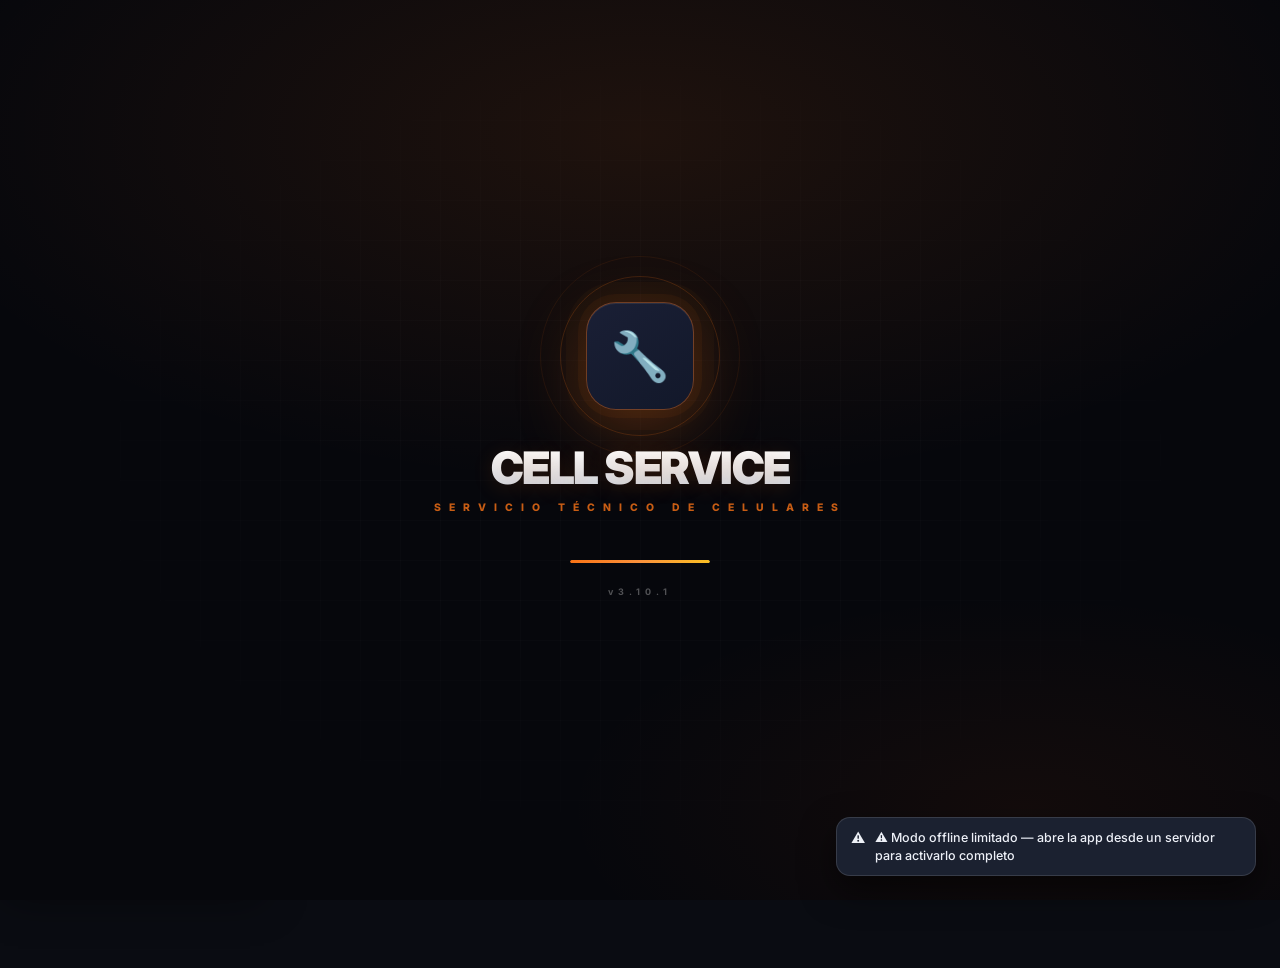
<file: index.html>
<!DOCTYPE html>
<html lang="es">
<head>
    <link id="app-manifest" rel="manifest" href="manifest.json">
    <meta name="apple-mobile-web-app-capable" content="yes">
    <meta name="apple-mobile-web-app-status-bar-style" content="black-translucent">
    <meta name="apple-mobile-web-app-title" content="Cell Service">
    <link rel="apple-touch-icon" href="icons/icon-192x192.png">
    <meta charset="UTF-8">
    <meta name="viewport" content="width=device-width, initial-scale=1.0, viewport-fit=cover">
    <meta name="theme-color" content="#0b1720">
    <meta name="color-scheme" content="dark">
    <meta name="mobile-web-app-capable" content="yes">
    <title>Cell Service | Gestión de reparaciones</title>
    <link rel="preconnect" href="https://fonts.googleapis.com">
    <link rel="preconnect" href="https://fonts.gstatic.com" crossorigin>
    <script src="js/libs/html2canvas.min.js" defer></script>
    <script src="js/libs/qrcode.min.js" defer></script>
    <script src="https://accounts.google.com/gsi/client" async defer></script>
    <link href="https://fonts.googleapis.com/css2?family=Inter:opsz,wght@14..32,400;14..32,600;14..32,800&display=swap" rel="stylesheet" media="print" onload="this.media='all'">
    <noscript><link href="https://fonts.googleapis.com/css2?family=Inter:opsz,wght@14..32,400;14..32,600;14..32,800&display=swap" rel="stylesheet"></noscript>
    <link rel="stylesheet" href="css/app.bundle.css">

<style id="invoice-sale-styles">
.invoice-sale-cta{width:100%;display:flex;align-items:center;gap:12px;text-align:left;padding:14px;border-radius:16px;border:1px solid rgba(52,211,153,.32);background:linear-gradient(115deg,rgba(16,185,129,.16),rgba(59,130,246,.08));color:#e5fff4;cursor:pointer;transition:transform .18s,border-color .18s}
.invoice-sale-cta:active{transform:scale(.985)}.invoice-sale-cta-icon{width:42px;height:42px;display:grid;place-items:center;border-radius:13px;background:rgba(16,185,129,.18);font-size:22px;flex-shrink:0}
.invoice-sale-cta strong,.invoice-sale-cta small{display:block}.invoice-sale-cta strong{font-size:12px;font-weight:900}.invoice-sale-cta small{font-size:10px;color:#9ca3af;margin-top:4px;line-height:1.4}.invoice-sale-cta-arrow{margin-left:auto;color:#6ee7b7;font-size:22px}
#invoice-sale-modal{position:fixed;inset:0;z-index:8000;background:rgba(2,6,23,.82);backdrop-filter:blur(12px);display:flex;align-items:center;justify-content:center;padding:14px}
#invoice-sale-modal.hidden{display:none}.invoice-panel{width:min(680px,100%);max-height:92dvh;overflow:auto;background:#0f172a;color:#e5e7eb;border:1px solid rgba(148,163,184,.2);border-radius:22px;box-shadow:0 25px 80px #0009;padding:20px}
.invoice-head{display:flex;justify-content:space-between;align-items:flex-start;gap:12px;margin-bottom:18px}.invoice-head h2{font-size:19px;font-weight:900;margin:0}.invoice-head p{font-size:11px;color:#94a3b8;margin:5px 0 0}.invoice-close{border:1px solid #334155;background:#1e293b;color:#cbd5e1;border-radius:10px;width:38px;height:38px;font-size:18px}
.invoice-grid{display:grid;grid-template-columns:repeat(2,minmax(0,1fr));gap:12px}.invoice-field{display:flex;flex-direction:column;gap:6px;min-width:0}.invoice-field.full{grid-column:1/-1}.invoice-field label{font-size:10px;color:#94a3b8;font-weight:800;text-transform:uppercase;letter-spacing:.8px}.invoice-field input,.invoice-field select,.invoice-field textarea{width:100%;box-sizing:border-box;border:1px solid #334155;background:#111c30;color:#f8fafc;border-radius:11px;padding:11px 12px;font-size:13px;min-height:42px}.invoice-total{display:flex;align-items:center;justify-content:space-between;margin-top:16px;padding:15px;border:1px solid rgba(52,211,153,.25);background:rgba(16,185,129,.08);border-radius:14px}.invoice-total strong{font-size:22px;color:#6ee7b7}.invoice-actions{display:flex;gap:10px;margin-top:16px}.invoice-actions button{flex:1;border-radius:12px;padding:13px;font-size:12px;font-weight:900;border:1px solid #334155;background:#1e293b;color:#e2e8f0}.invoice-actions .primary{background:linear-gradient(135deg,#059669,#10b981);color:#022c22;border:0}
.invoice-note{font-size:10px;color:#94a3b8;line-height:1.5;margin-top:12px}
@media(max-width:520px){.invoice-panel{padding:15px;border-radius:18px}.invoice-grid{grid-template-columns:1fr}.invoice-field.full{grid-column:auto}.invoice-actions{flex-direction:column}.invoice-head h2{font-size:17px}}
</style>

<!-- Edición básica para talleres: recepción de equipos y seguimiento de órdenes. -->
<style id="basic-workshop-edition">
    body[data-edition="taller-basico"] #sidebar-cash,
    body[data-edition="taller-basico"] #sidebar-meta-wrap-desktop,
    body[data-edition="taller-basico"] #sidebar-btn-ventas,
    body[data-edition="taller-basico"] #sidebar-nav > div[style*="margin-top:16px"],
    body[data-edition="taller-basico"] #sidebar-footer,
    body[data-edition="taller-basico"] #view-ventas,
    body[data-edition="taller-basico"] #view-admin > *:not(#drive-status-card):not(#cloud-tools-card),
    body[data-edition="taller-basico"] #nia-card,
    body[data-edition="taller-basico"] #nia-fab,
    body[data-edition="taller-basico"] #nia-modal,
    body[data-edition="taller-basico"] #btn-ventas,
    body[data-edition="taller-basico"] #header-cash-summary,
    body[data-edition="taller-basico"] #modal-app-health,
    body[data-edition="taller-basico"] #invoice-sale-modal,
    body[data-edition="taller-basico"] #view-ordenes .quick-action.qa-blue,
    body[data-edition="taller-basico"] #view-ordenes .quick-action.qa-orange {
        display: none !important;
    }
    body[data-edition="taller-basico"] nav.bottom-nav-mobile {
        justify-content: space-evenly;
    }
</style>

</head>
<body class="swipe-area dark-mode" data-edition="taller-basico">

    <!-- BADGE OFFLINE/ONLINE -->
    <div id="net-badge"></div>

    <!-- SIDEBAR (visible solo en tablet/desktop) -->
    <aside id="sidebar">
        <div id="sidebar-header">
            <div id="sidebar-logo">
                <div id="sidebar-logo-icon">🔧</div>
                <div id="sidebar-biz">
                    <div id="sidebar-biz-short">SERVICIO TÉCNICO</div>
                    <div id="sidebar-biz-name">CELL SERVICE</div>
                </div>
            </div>
            <div id="sidebar-cash">
                <div>
                    <div id="sidebar-cash-label">Caja Neta</div>
                    <div id="sidebar-cash-value">$0</div>
                </div>
                <button onclick="openCajaModal()" style="background:rgba(16,185,129,0.15);border:1px solid rgba(16,185,129,0.3);color:#10b981;padding:6px 10px;border-radius:8px;font-size:10px;font-weight:900;cursor:pointer;">💵 Ver</button>
            </div>
            <div id="sidebar-meta-wrap-desktop" style="display:none;margin-top:10px;">
                <div style="display:flex;justify-content:space-between;margin-bottom:4px;">
                    <span style="font-size:8px;font-weight:700;color:#64748b;letter-spacing:2px;">META MES</span>
                    <span id="sidebar-meta-pct" style="font-size:8px;font-weight:900;color:#10b981;">0%</span>
                </div>
                <div style="height:6px;background:rgba(255,255,255,0.08);border-radius:99px;overflow:hidden;">
                    <div id="sidebar-meta-fill" style="height:100%;width:0%;background:linear-gradient(to right,#10b981,#34d399);border-radius:99px;transition:width 0.7s ease;"></div>
                </div>
            </div>
        </div>
        <nav id="sidebar-nav">
            <div class="sidebar-nav-item active" id="sidebar-btn-taller" onclick="tab('taller')">
                <span class="sidebar-nav-icon">🛠️</span>
                <span class="sidebar-nav-label">Nueva Recepción</span>
            </div>
            <div class="sidebar-nav-item" id="sidebar-btn-ordenes" onclick="tab('ordenes')">
                <span class="sidebar-nav-icon">📋</span>
                <span class="sidebar-nav-label">Órdenes</span>
                <span class="sidebar-nav-count" id="sidebar-count-ordenes">0</span>
            </div>
            <div class="sidebar-nav-item" id="sidebar-btn-ventas" onclick="tab('ventas')">
                <span class="sidebar-nav-icon">💰</span>
                <span class="sidebar-nav-label">Caja &amp; Inventario</span>
                <span class="sidebar-nav-count" id="sidebar-count-stock" style="display:none;">0</span>
            </div>
            <div class="sidebar-nav-item" id="sidebar-btn-admin" onclick="tab('admin')">
                <span class="sidebar-nav-icon">⚙️</span>
                <span class="sidebar-nav-label">Nube y seguimiento</span>
            </div>

            <!-- BREAKDOWN POR ESTADO -->
            <div id="sidebar-status-breakdown" style="margin-top:12px;padding-top:12px;border-top:1px solid rgba(255,255,255,0.06);">
                <div id="sidebar-status-breakdown-title">Por estado (activas)</div>
                <div class="status-row" onclick="filterByStatusFromSidebar('recibido')">
                    <span class="status-row-label"><span class="status-row-dot" style="background:#94a3b8;"></span>Recibido</span>
                    <span class="status-row-count" id="sb-count-recibido">0</span>
                </div>
                <div class="status-row" onclick="filterByStatusFromSidebar('revisión')">
                    <span class="status-row-label"><span class="status-row-dot" style="background:#fbbf24;"></span>Diagnóstico</span>
                    <span class="status-row-count" id="sb-count-revision">0</span>
                </div>
                <div class="status-row" onclick="filterByStatusFromSidebar('reparado')">
                    <span class="status-row-label"><span class="status-row-dot" style="background:#10b981;"></span>Listo para entregar</span>
                    <span class="status-row-count" id="sb-count-reparado">0</span>
                </div>
                <div class="status-row" onclick="filterByStatusFromSidebar('no-reparable')">
                    <span class="status-row-label"><span class="status-row-dot" style="background:#f43f5e;"></span>No reparable</span>
                    <span class="status-row-count" id="sb-count-noreparable">0</span>
                </div>
            </div>

            <div style="margin-top:16px;padding-top:16px;border-top:1px solid rgba(255,255,255,0.06);">
                <div style="font-size:9px;font-weight:800;color:#475569;letter-spacing:2px;text-transform:uppercase;padding:0 4px 8px;">Acciones rápidas</div>
                <div class="sidebar-nav-item" onclick="window.location.href='./dashboard.html'" style="padding:10px 16px;">
                    <span class="sidebar-nav-icon">📊</span>
                    <span class="sidebar-nav-label" style="font-size:12px;">Command Center</span>
                </div>
                <div class="sidebar-nav-item" onclick="notifyAllReady()" style="padding:10px 16px;">
                    <span class="sidebar-nav-icon">💬</span>
                    <span class="sidebar-nav-label" style="font-size:12px;">Avisar listos</span>
                </div>
                <div class="sidebar-nav-item" onclick="exportMonthlyReport()" style="padding:10px 16px;">
                    <span class="sidebar-nav-icon">📄</span>
                    <span class="sidebar-nav-label" style="font-size:12px;">Reporte del mes</span>
                </div>
                <div class="sidebar-nav-item" onclick="openStatsModal()" style="padding:10px 16px;">
                    <span class="sidebar-nav-icon">📊</span>
                    <span class="sidebar-nav-label" style="font-size:12px;">Estadísticas</span>
                </div>
                <div class="sidebar-nav-item" onclick="showShortcutsHelp()" style="padding:10px 16px;">
                    <span class="sidebar-nav-icon">⌨️</span>
                    <span class="sidebar-nav-label" style="font-size:12px;">Atajos de teclado</span>
                </div>
            </div>
        </nav>
        <div id="sidebar-footer">
            <button onclick="showShortcutsHelp()" style="flex:1;">⌨️ Atajos</button>
            <button onclick="openAdvancedConfig()">⚙️ Config</button>
        </div>
    </aside>

    <!-- TOPBAR DESKTOP -->
    <div id="desktop-topbar" style="display:none;">
        <div>
            <div id="desktop-topbar-subtitle" style="font-size:9px;color:var(--accent);font-weight:800;letter-spacing:3px;text-transform:uppercase;">SERVICIO TÉCNICO</div>
            <div id="desktop-topbar-title" style="font-size:20px;font-weight:900;font-style:italic;">CELL SERVICE</div>
        </div>

        <!-- KPIs rápidos -->
        <div id="topbar-kpis">
            <div class="topbar-kpi">
                <span class="topbar-kpi-label">Hoy</span>
                <span class="topbar-kpi-value accent" id="topbar-kpi-today">0</span>
            </div>
            <div class="topbar-kpi">
                <span class="topbar-kpi-label">Pendientes</span>
                <span class="topbar-kpi-value warn" id="topbar-kpi-pending">0</span>
            </div>
            <div class="topbar-kpi">
                <span class="topbar-kpi-label">Por entregar</span>
                <span class="topbar-kpi-value success" id="topbar-kpi-ready">0</span>
            </div>
            <div class="topbar-kpi">
                <span class="topbar-kpi-label">Vencidas</span>
                <span class="topbar-kpi-value danger" id="topbar-kpi-overdue">0</span>
            </div>
        </div>

        <div id="desktop-topbar-right">
            <button id="topbar-primary-action" onclick="topbarPrimaryAction()" title="Nueva orden (N)">
                <span>➕</span> <span id="topbar-primary-label">NUEVA ORDEN</span>
                <span class="kbd-hint">N</span>
            </button>
            <button onclick="document.getElementById('search-orders')?.focus()" style="background:rgba(59,130,246,0.15);border:1px solid rgba(59,130,246,0.3);color:#60a5fa;padding:8px 14px;border-radius:12px;font-size:11px;font-weight:800;cursor:pointer;display:flex;align-items:center;gap:6px;" title="Buscar (/)">
                🔍 BUSCAR <span class="kbd-hint">/</span>
            </button>
            <button onclick="window.location.href='./dashboard.html'" style="background:rgba(159,122,234,0.15);border:1px solid rgba(159,122,234,0.3);color:#c4b5fd;padding:8px 14px;border-radius:12px;font-size:11px;font-weight:800;cursor:pointer;" title="Command Center">📊 DASHBOARD</button>
            <button onclick="showShortcutsHelp()" style="width:40px;height:40px;border-radius:12px;background:rgba(255,255,255,0.06);border:1px solid rgba(255,255,255,0.1);font-size:1rem;cursor:pointer;" title="Atajos de teclado (?)">⌨️</button>
            <button onclick="toggleTheme()" id="desktop-theme-btn" style="display:none;width:40px;height:40px;border-radius:12px;background:rgba(255,255,255,0.06);border:1px solid rgba(255,255,255,0.1);font-size:1.1rem;cursor:pointer;">🌙</button>
        </div>
    </div>

    <!-- OVERLAY DE ATAJOS -->
    <div id="shortcuts-overlay" onclick="if(event.target===this)hideShortcutsHelp()">
        <div>
            <div style="display:flex;justify-content:space-between;align-items:center;margin-bottom:18px;">
                <h3 style="font-size:18px;font-weight:900;color:var(--accent);letter-spacing:-0.5px;margin:0;">⌨️ Atajos de teclado</h3>
                <button onclick="hideShortcutsHelp()" style="background:none;border:none;color:#94a3b8;font-size:20px;cursor:pointer;padding:0 8px;">✕</button>
            </div>
            <div style="display:flex;flex-direction:column;">
                <div class="shortcut-row">
                    <span style="color:#cbd5e1;font-size:13px;font-weight:600;">Nueva orden / Nueva venta</span>
                    <span class="kbd-hint">N</span>
                </div>
                <div class="shortcut-row">
                    <span style="color:#cbd5e1;font-size:13px;font-weight:600;">Buscar órdenes</span>
                    <span class="kbd-hint">/</span>
                </div>
                <div class="shortcut-row">
                    <span style="color:#cbd5e1;font-size:13px;font-weight:600;">Recepción</span>
                    <span class="kbd-hint">1</span>
                </div>
                <div class="shortcut-row">
                    <span style="color:#cbd5e1;font-size:13px;font-weight:600;">Órdenes</span>
                    <span class="kbd-hint">2</span>
                </div>
                <div class="shortcut-row">
                    <span style="color:#cbd5e1;font-size:13px;font-weight:600;">Caja &amp; Inventario</span>
                    <span class="kbd-hint">3</span>
                </div>
                <div class="shortcut-row">
                    <span style="color:#cbd5e1;font-size:13px;font-weight:600;">Datos &amp; Config</span>
                    <span class="kbd-hint">4</span>
                </div>
                <div class="shortcut-row">
                    <span style="color:#cbd5e1;font-size:13px;font-weight:600;">Cerrar modal / Limpiar búsqueda</span>
                    <span class="kbd-hint">Esc</span>
                </div>
                <div class="shortcut-row">
                    <span style="color:#cbd5e1;font-size:13px;font-weight:600;">Abrir ayuda de atajos</span>
                    <span class="kbd-hint">?</span>
                </div>
            </div>
            <p style="font-size:10px;color:#64748b;margin-top:14px;text-align:center;">Los atajos solo funcionan fuera de campos de texto</p>
        </div>
    </div>

    <!-- WRAPPER MAIN (desplazado por sidebar en desktop) -->
    <div id="main-content-area">

    <!-- SPLASH SCREEN -->
    <div id="splash-screen">
        <div class="splash-logo-wrap">
            <div class="splash-logo-ring">🔧</div>
        </div>
        <div class="splash-title" id="splash-biz-name">CELL SERVICE</div>
        <div class="splash-sub">Servicio técnico de celulares</div>
        <div class="splash-bar-track"><div class="splash-bar-fill"></div></div>
        <div class="splash-version" id="splash-version">v3.10.1</div>
    </div>

    <!-- PIN MODAL -->
    <div id="pin-modal" class="hidden fixed inset-0 z-[5000] flex items-center justify-center p-5"
         style="background:radial-gradient(ellipse 80% 60% at 50% 30%, rgba(249,115,22,0.08) 0%, transparent 70%), #08090f;">
        <div style="width:100%;max-width:300px;">

            <!-- Logo + nombre -->
            <div style="text-align:center;margin-bottom:32px;">
                <div style="width:72px;height:72px;border-radius:22px;background:linear-gradient(145deg,#1e1e2e,#16213e);border:1.5px solid rgba(249,115,22,0.3);display:flex;align-items:center;justify-content:center;font-size:2rem;margin:0 auto 16px;box-shadow:0 0 0 6px rgba(249,115,22,0.06),0 16px 40px rgba(249,115,22,0.18);">🔧</div>
                <p style="font-size:9px;font-weight:900;letter-spacing:5px;color:rgba(249,115,22,0.6);text-transform:uppercase;margin:0 0 4px;" id="splash-pin-bizname">SERVICIO TÉCNICO</p>
                <h3 style="font-size:22px;font-weight:900;color:#f1f5f9;margin:0;letter-spacing:-0.5px;">Bienvenido</h3>
                <p style="font-size:11px;color:rgba(255,255,255,0.25);margin:4px 0 0;font-weight:500;">Ingresa tu PIN para continuar</p>
            </div>

            <!-- Dots -->
            <div style="display:flex;justify-content:center;gap:14px;margin-bottom:10px;" id="pin-dots">
                <div class="pin-dot"></div>
                <div class="pin-dot"></div>
                <div class="pin-dot"></div>
                <div class="pin-dot"></div>
            </div>
            <div id="pin-error" style="color:#f87171;font-size:11px;font-weight:700;text-align:center;min-height:20px;margin-bottom:22px;"></div>

            <!-- Numpad -->
            <div style="display:grid;grid-template-columns:repeat(3,1fr);gap:12px;padding:0 4px;">
                <button class="numpad-btn" onclick="pinPad(1)" aria-label="1">1</button>
                <button class="numpad-btn" onclick="pinPad(2)" aria-label="2">2</button>
                <button class="numpad-btn" onclick="pinPad(3)" aria-label="3">3</button>
                <button class="numpad-btn" onclick="pinPad(4)" aria-label="4">4</button>
                <button class="numpad-btn" onclick="pinPad(5)" aria-label="5">5</button>
                <button class="numpad-btn" onclick="pinPad(6)" aria-label="6">6</button>
                <button class="numpad-btn" onclick="pinPad(7)" aria-label="7">7</button>
                <button class="numpad-btn" onclick="pinPad(8)" aria-label="8">8</button>
                <button class="numpad-btn" onclick="pinPad(9)" aria-label="9">9</button>
                <button class="numpad-btn delete" onclick="pinPad('del')" aria-label="Borrar">⌫</button>
                <button class="numpad-btn" onclick="pinPad(0)" aria-label="0">0</button>
                <button class="numpad-btn enter disabled" onclick="pinPad('ok')">OK</button>
            </div>

            <!-- BOTÓN BIOMÉTRICO (huella) -->
            <div id="biometric-pin-wrap" class="hidden">
                <button class="biometric-btn" id="biometric-pin-btn" onclick="verifyBiometricUnlock()" aria-label="Desbloquear con huella">
                    <svg viewBox="0 0 24 24" fill="none" stroke-width="1.8" stroke-linecap="round" stroke-linejoin="round">
                        <path d="M12 11v3a3 3 0 0 1-6 0v-1"/>
                        <path d="M14 8a4 4 0 0 0-8 0v6"/>
                        <path d="M18 11.5V14a6 6 0 0 1-12 0v-2"/>
                        <path d="M9.5 4.5A6 6 0 0 1 18 11.5v2.5"/>
                        <path d="M5 7a8 8 0 0 1 14.5 4.5v3"/>
                        <path d="M12 17v.01"/>
                    </svg>
                </button>
                <p class="biometric-pin-label" id="biometric-pin-label">Toca para usar huella</p>
            </div>

            <input type="password" id="pin-input" class="hidden" maxlength="6">
        </div>
    </div>

    <header id="app-header" class="sticky top-0 z-50 bg-black/70 backdrop-blur-lg border-b border-orange-500/20 p-4 hidden" style="box-shadow:0 1px 0 rgba(249,115,22,0.12),0 4px 20px rgba(0,0,0,0.4);">
        <div class="max-container flex justify-between items-center">
            <div>
                <h1 class="text-[10px] font-black text-orange-500 tracking-[4px]" id="business-short-name">SERVICIO TÉCNICO</h1>
                <p class="text-3xl font-black italic tracking-tight" id="business-name-display">CELL SERVICE</p>
                <!-- Barra de meta mensual -->
                <div id="meta-bar-wrap" class="hidden mt-1">
                    <div class="flex justify-between items-center mb-0.5">
                        <span class="text-[8px] text-slate-500 font-bold">META MES</span>
                        <div class="flex items-center gap-2">
                            <span id="meta-bar-amount" class="text-[8px] text-slate-400 font-bold"></span>
                            <span id="meta-bar-pct" class="text-[8px] text-emerald-400 font-black">0%</span>
                        </div>
                    </div>
                    <div class="w-32 h-1.5 bg-white/10 rounded-full overflow-hidden">
                        <div id="meta-bar-fill" class="h-full bg-gradient-to-r from-emerald-500 to-emerald-400 rounded-full transition-all duration-700" style="width:0%"></div>
                    </div>
                </div>
            </div>
            <div class="flex items-center gap-3">
                <button onclick="toggleTheme()" id="theme-btn" title="Cambiar tema" style="display:none;"
                    class="w-10 h-10 rounded-2xl bg-white/10 border border-white/10 flex items-center justify-center text-xl hover:bg-orange-500/20 hover:border-orange-500/40 active:scale-90 transition-all">
                    🌙
                </button>
                <div id="header-cash-summary" class="bg-emerald-500/10 px-4 py-2 rounded-2xl border border-emerald-500/20">
                    <p id="total-cash" class="text-emerald-400 font-black text-xl">$0</p>
                    <p class="text-[8px] font-bold opacity-60 text-right">CAJA NETA</p>
                </div>
            </div>
        </div>
    </header>

    <main id="view-taller" class="app-view hidden p-4 space-y-4 max-container">
        <!-- ═══ PANEL DE HOY — Resumen diario de 3 segundos ═══ -->
        <div id="daily-panel" class="hidden" style="border-radius:18px;overflow:hidden;background:linear-gradient(135deg,#0c1220 0%,#0a0f1a 100%);border:1px solid rgba(99,102,241,0.18);box-shadow:0 6px 18px rgba(99,102,241,0.1);">
            <div style="padding:12px 14px 10px;display:flex;align-items:center;gap:10px;border-bottom:1px solid rgba(255,255,255,0.04);background:radial-gradient(circle at 10% -20%,rgba(99,102,241,0.2),transparent 60%);">
                <div style="width:32px;height:32px;border-radius:10px;background:linear-gradient(135deg,#4f46e5,#818cf8);display:flex;align-items:center;justify-content:center;font-size:15px;flex-shrink:0;box-shadow:0 4px 12px rgba(99,102,241,0.3);">📋</div>
                <div style="flex:1;min-width:0;">
                    <p style="font-size:9px;font-weight:900;color:#818cf8;letter-spacing:2px;text-transform:uppercase;margin:0;">Panel de hoy</p>
                    <p id="daily-panel-date" style="font-size:11px;font-weight:700;color:#cbd5e1;margin:1px 0 0;"></p>
                </div>
                <button onclick="_refreshDailyPanel()" style="background:rgba(99,102,241,0.12);border:1px solid rgba(99,102,241,0.25);color:#a5b4fc;padding:4px 9px;border-radius:8px;font-size:9.5px;font-weight:900;letter-spacing:0.5px;cursor:pointer;flex-shrink:0;">↻</button>
            </div>
            <div id="daily-panel-items" style="display:grid;grid-template-columns:1fr 1fr 1fr;gap:1px;background:rgba(255,255,255,0.04);"></div>
        </div>

        <div class="card p-0 overflow-hidden" style="border:1px solid rgba(249,115,22,0.15);">
            <!-- HERO header con gradiente -->
            <div style="position:relative;padding:20px 20px 18px;background:linear-gradient(135deg,rgba(249,115,22,0.16) 0%,rgba(234,88,12,0.08) 50%,transparent 100%);border-bottom:1px solid rgba(255,255,255,0.04);overflow:hidden;">
                <div style="position:absolute;top:-40px;right:-40px;width:180px;height:180px;background:radial-gradient(circle,rgba(249,115,22,0.18),transparent 70%);pointer-events:none;"></div>
                <div style="position:relative;display:flex;align-items:center;gap:14px;">
                    <div style="width:52px;height:52px;border-radius:16px;background:linear-gradient(135deg,#ea580c,#f97316);display:flex;align-items:center;justify-content:center;font-size:24px;box-shadow:0 10px 24px rgba(249,115,22,0.4);flex-shrink:0;">📝</div>
                    <div style="flex:1;min-width:0;">
                <div style="font-size:9px;font-weight:900;color:#22d3ee;letter-spacing:3px;text-transform:uppercase;">Nueva recepción</div>
                        <div style="font-size:18px;font-weight:900;color:#f1f5f9;letter-spacing:-0.3px;">Registrar celular para diagnóstico</div>
                    </div>
                    <div id="taller-order-preview-num" style="flex-shrink:0;padding:6px 12px;border-radius:10px;background:rgba(15,23,42,0.6);border:1px solid rgba(249,115,22,0.25);font-size:11px;font-weight:900;color:#fb923c;font-family:ui-monospace,monospace;letter-spacing:1px;">#PRÓX.</div>
                </div>
            </div>

            <div class="p-5 space-y-5">
                <!-- SECCIÓN 1: CLIENTE -->
                <div style="position:relative;padding:14px;background:rgba(59,130,246,0.04);border:1px solid rgba(59,130,246,0.12);border-radius:16px;">
                    <div style="position:absolute;top:-10px;left:14px;padding:3px 10px;background:#0b0f1e;border:1px solid rgba(59,130,246,0.3);border-radius:99px;font-size:9px;font-weight:900;color:#60a5fa;letter-spacing:2px;">👤 CLIENTE</div>
                    <div class="space-y-3" style="margin-top:8px;">
                        <div>
                            <div class="relative">
                                <input type="text" id="c-nom" placeholder="Nombre completo del cliente" class="uppercase font-semibold w-full pr-12" autocomplete="off" onkeyup="_debouncedCheckClient()" oninput="ac_onInput(this,'cliente')" onfocus="ac_onInput(this,'cliente')" onblur="ac_onBlur()">
                                <button type="button" onclick="startVoiceInput('c-nom')" id="voice-btn-c-nom" class="voice-mic-btn absolute right-2 top-1/2 -translate-y-1/2" title="Dictado por voz">🎤</button>
                                <div id="ac-dropdown-cliente" class="ac-dropdown" style="display:none;"></div>
                            </div>
                            <div id="client-alert" class="text-[10px] text-emerald-400 font-bold mt-1 min-h-[15px] ml-2"></div>
                            <!-- Tarjeta de info del cliente (solo aparece si es cliente existente) -->
                            <div id="client-info-card" class="hidden" style="margin-top:8px;border-radius:14px;overflow:hidden;background:linear-gradient(135deg,rgba(59,130,246,0.08),rgba(30,58,138,0.08));border:1px solid rgba(59,130,246,0.2);cursor:pointer;transition:transform 0.15s ease;" onclick="_openClientHistoryFromTaller()" ontouchstart="this.style.transform='scale(0.98)'" ontouchend="this.style.transform='scale(1)'">
                                <div style="padding:10px 12px;display:flex;align-items:center;gap:10px;">
                                    <div id="client-info-avatar" style="width:36px;height:36px;border-radius:11px;display:flex;align-items:center;justify-content:center;font-size:13px;font-weight:900;color:#fff;flex-shrink:0;background:linear-gradient(135deg,#3b82f6,#2563eb);"></div>
                                    <div style="flex:1;min-width:0;">
                                        <div style="display:flex;align-items:center;gap:5px;flex-wrap:wrap;margin-bottom:2px;">
                                            <span id="client-info-badge" style="display:inline-flex;align-items:center;gap:3px;font-size:9px;font-weight:900;letter-spacing:0.4px;text-transform:uppercase;padding:2px 7px;border-radius:99px;background:rgba(59,130,246,0.2);color:#93c5fd;border:1px solid rgba(59,130,246,0.3);">⭐ Frecuente</span>
                                            <span id="client-info-deuda" class="hidden" style="display:inline-flex;align-items:center;gap:3px;font-size:9px;font-weight:900;letter-spacing:0.4px;text-transform:uppercase;padding:2px 7px;border-radius:99px;background:rgba(251,146,60,0.15);color:#fdba74;border:1px solid rgba(251,146,60,0.3);"></span>
                                        </div>
                                        <div id="client-info-stats" style="font-size:11px;font-weight:700;color:#cbd5e1;line-height:1.3;"></div>
                                        <div style="font-size:9px;font-weight:700;color:#60a5fa;margin-top:2px;">Toca para ver la ficha completa</div>
                                    </div>
                                    <svg width="14" height="14" viewBox="0 0 24 24" fill="none" stroke="#60a5fa" stroke-width="2.5" stroke-linecap="round" style="flex-shrink:0;"><polyline points="9 18 15 12 9 6"/></svg>
                                </div>
                            </div>
                        </div>
                        <div style="position:relative;">
                            <span style="position:absolute;left:14px;top:50%;transform:translateY(-50%);font-size:13px;pointer-events:none;z-index:2;">📱</span>
                            <input type="tel" id="c-tel" placeholder="Número de WhatsApp" class="w-full" style="padding-left:38px;">
                        </div>
                        <details class="client-plus-details">
                            <summary>Completar ficha del cliente <span>Correo, dirección y canal preferido</span></summary>
                            <div class="cell-intake-grid">
                                <label class="cell-field">Correo electrónico <span>Opcional</span><input type="email" id="c-email" placeholder="cliente@correo.com" autocomplete="email"></label>
                                <label class="cell-field">Canal preferido <span>Para avisos del servicio</span><select id="c-preferencia"><option value="whatsapp">WhatsApp</option><option value="llamada">Llamada</option><option value="correo">Correo</option></select></label>
                                <label class="cell-field cell-field-wide">Dirección o barrio <span>Opcional, no es necesario pedir dirección exacta</span><input id="c-direccion" type="text" placeholder="Barrio o referencia" autocomplete="street-address"></label>
                            </div>
                        </details>
                    </div>
                </div>

                <!-- SECCIÓN 2: EQUIPO -->
                <div style="position:relative;padding:14px;background:rgba(249,115,22,0.04);border:1px solid rgba(249,115,22,0.12);border-radius:16px;">
                    <div style="position:absolute;top:-10px;left:14px;padding:3px 10px;background:#0b0f1e;border:1px solid rgba(249,115,22,0.3);border-radius:99px;font-size:9px;font-weight:900;color:#fb923c;letter-spacing:2px;">🔧 EQUIPO</div>
                    <div class="space-y-3" style="margin-top:8px;">
                        <div class="relative">
                            <input type="text" id="c-equ" placeholder="Marca y modelo (ej: iPhone 13 · Samsung A54)" class="uppercase font-bold text-orange-400 w-full pr-12" autocomplete="off" oninput="ac_onInput(this,'equipo')" onfocus="ac_onInput(this,'equipo')" onblur="ac_onBlur()">
                            <button type="button" onclick="startVoiceInput('c-equ')" id="voice-btn-c-equ" class="voice-mic-btn absolute right-2 top-1/2 -translate-y-1/2" title="Dictado por voz">🎤</button>
                            <div id="ac-dropdown-equipo" class="ac-dropdown" style="display:none;"></div>
                        </div>
                        <div class="relative">
                            <textarea id="c-fal" placeholder="Falla que reporta el cliente (ej: no carga, pantalla rota, se apaga)..." class="h-24 text-xs uppercase w-full pr-10" oninput="suggestDiagnosis()"></textarea>
                            <button type="button" onclick="startVoiceInput('c-fal')" id="voice-btn-c-fal" class="voice-mic-btn absolute right-2 top-3" title="Dictado por voz">🎤</button>
                        </div>
                        <div id="diagnosis-suggestions" class="suggestion-box"></div>
                        <div class="cell-intake-grid">
                            <label class="cell-field cell-field-wide">IMEI del equipo <span>Opcional · verifica solo IMEI de 15 dígitos</span><div class="imei-action-row"><input id="c-imei" type="text" inputmode="numeric" maxlength="24" placeholder="15 dígitos" autocomplete="off" oninput="resetImeiCheck('new')"><button type="button" class="imei-check-button" onclick="openImeiColombia('c-imei')">Verificar en IMEI Colombia</button></div><select id="c-imei-status" class="edit-imei-status" aria-label="Resultado de consulta IMEI" onchange="recordImeiCheck('new')"><option value="pendiente">Resultado: pendiente de consulta</option><option value="sin-reporte">Resultado: sin reporte negativo</option><option value="reportado">Resultado: reportado en base negativa</option><option value="sin-resultado">Resultado: no fue posible consultar</option></select><input type="hidden" id="c-imei-checked-at"><span class="imei-privacy-note">Se abre el portal en otra pestaña y se copia el IMEI para pegarlo allí. Completa el CAPTCHA del sitio y registra el resultado manualmente.</span></label>
                            <label class="cell-field">Color <span>Opcional</span><input id="c-color" type="text" placeholder="Ej: negro, azul" autocomplete="off"></label>
                            <label class="cell-field cell-field-wide">Accesorios recibidos <span>Solo los que quedan en el taller</span><input id="c-accesorios" type="text" placeholder="Ej: funda, SIM, cargador" autocomplete="off"></label>
                            <fieldset class="cell-condition cell-field-wide"><legend>Estado visible al recibir</legend>
                                <label><input type="checkbox" name="c-condicion" value="Pantalla fisurada"> Pantalla fisurada</label>
                                <label><input type="checkbox" name="c-condicion" value="Golpes o marco marcado"> Golpes / marco</label>
                                <label><input type="checkbox" name="c-condicion" value="Humedad reportada"> Humedad reportada</label>
                                <label><input type="checkbox" name="c-condicion" value="Enciende al recibir"> Enciende</label>
                                <label><input type="checkbox" name="c-condicion" value="No probado"> No probado</label>
                            </fieldset>
                            <p class="cell-privacy cell-field-wide">No registres contraseñas de cuentas ni códigos de desbloqueo. Pide al cliente que desbloquee el equipo cuando sea necesario.</p>
                        </div>
                        <label class="cell-consent"><input id="c-autorizacion" type="checkbox"><span>Autorizo el diagnóstico del equipo. Antes de hacer una reparación o cambiar piezas, el taller me informará el costo para que yo lo apruebe.</span></label>
                        <!-- Fotos -->
                        <div style="display:flex;align-items:center;gap:12px;padding:10px;background:rgba(15,23,42,0.4);border:1px dashed rgba(249,115,22,0.2);border-radius:12px;">
                            <button onclick="openCamera('recepcion')" class="camera-btn" style="width:48px;height:48px;font-size:20px;">📸</button>
                            <div style="flex:1;min-width:0;">
                                <div style="font-size:10px;font-weight:900;color:#fb923c;letter-spacing:1px;text-transform:uppercase;">Fotos de recepción</div>
                                <div style="font-size:10px;color:#94a3b8;margin-top:2px;">Documenta el estado del equipo</div>
                            </div>
                        </div>
                        <div id="previews" class="flex gap-2 overflow-x-auto py-1 no-scrollbar"></div>
                    </div>
                </div>

                <!-- SECCIÓN 3: GESTIÓN INTERNA -->
                <div style="position:relative;padding:14px;background:rgba(139,92,246,0.04);border:1px solid rgba(139,92,246,0.12);border-radius:16px;">
                    <div style="position:absolute;top:-10px;left:14px;padding:3px 10px;background:#0b0f1e;border:1px solid rgba(139,92,246,0.3);border-radius:99px;font-size:9px;font-weight:900;color:#a78bfa;letter-spacing:2px;">⚙️ GESTIÓN</div>
                    <div class="space-y-3" style="margin-top:8px;">
                        <fieldset class="service-mode-picker">
                            <legend>¿Cómo ingresa el equipo?</legend>
                            <input type="hidden" id="c-tipo-servicio" value="diagnostico">
                            <div class="service-mode-options">
                                <button type="button" id="service-mode-diagnostico" class="service-mode-btn active" aria-pressed="true" onclick="setServiceType('diagnostico')"><strong>🔍 Diagnóstico</strong><span>Evaluar antes de definir la reparación</span></button>
                                <button type="button" id="service-mode-reparacion" class="service-mode-btn" aria-pressed="false" onclick="setServiceType('reparacion')"><strong>🛠️ Reparación</strong><span>Trabajo y presupuesto ya definidos</span></button>
                            </div>
                        </fieldset>
                        <div class="grid grid-cols-2 gap-3">
                            <div>
                                <label class="text-[10px] text-slate-400 block mb-1 ml-1 font-bold">🛡️ GARANTÍA (días)</label>
                                <input type="number" id="c-garantia" placeholder="30" class="w-full text-center font-bold" min="0" value="30">
                            </div>
                            <div>
                                <label class="text-[10px] text-slate-400 block mb-1 ml-1 font-bold">📋 PRESUPUESTO</label>
                                <select id="c-presupuesto" class="w-full font-bold text-xs">
                                    <option value="pendiente">⏳ Pendiente</option>
                                    <option value="enviado">📤 Enviado</option>
                                    <option value="aprobado">✅ Aprobado</option>
                                    <option value="rechazado">❌ Rechazado</option>
                                </select>
                            </div>
                        </div>
                        <div>
                            <label class="text-[10px] text-slate-400 block mb-1 ml-1 font-bold">👷 TÉCNICO ASIGNADO</label>
                            <select id="c-tecnico" class="w-full font-bold text-sm">
                                <option value="">Sin asignar</option>
                            </select>
                        </div>
                        <div>
                            <label class="text-[10px] text-slate-400 block mb-1 ml-1 font-bold">📅 FECHA ESTIMADA DE ENTREGA</label>
                            <input type="date" id="c-fecha-estimada" aria-label="Fecha estimada de entrega" class="w-full text-sm font-bold text-blue-400">
                        </div>
                        <div>
                            <label class="text-[10px] text-slate-400 block mb-1 ml-1 font-bold">📣 ¿CÓMO NOS CONOCIÓ?</label>
                            <select id="c-origen" class="w-full font-bold text-xs">
                                <option value="">Sin especificar</option>
                                <option value="recomendacion">🗣️ Recomendación</option>
                                <option value="redes">📱 Redes sociales</option>
                                <option value="cliente_frecuente">⭐ Cliente frecuente</option>
                                <option value="google">🔍 Google</option>
                                <option value="local">🏠 Pasó por el local</option>
                                <option value="whatsapp">💬 WhatsApp</option>
                                <option value="otro">📌 Otro</option>
                            </select>
                        </div>
                    </div>
                </div>

                <!-- SECCIÓN 4: DINERO -->
                <div style="position:relative;padding:14px;background:rgba(16,185,129,0.04);border:1px solid rgba(16,185,129,0.12);border-radius:16px;">
                    <div style="position:absolute;top:-10px;left:14px;padding:3px 10px;background:#0b0f1e;border:1px solid rgba(16,185,129,0.3);border-radius:99px;font-size:9px;font-weight:900;color:#34d399;letter-spacing:2px;">💰 DINERO</div>
                    <div class="space-y-3" style="margin-top:8px;">
                        <div class="grid grid-cols-2 gap-3">
                            <div>
                                <label id="c-val-label" class="text-[10px] text-slate-400 block mb-1 ml-1 font-bold">💰 COSTO DE DIAGNÓSTICO</label>
                                <input type="number" id="c-val" placeholder="$0" class="text-emerald-400 font-black text-center text-lg w-full" min="0" step="1000" oninput="calcSaldoPreview()">
                                <p id="c-val-help" class="mt-1 text-[9px] leading-relaxed text-slate-500">Puedes dejarlo en $0 si el diagnóstico no tiene costo.</p>
                            </div>
                            <div>
                                <label class="text-[10px] text-slate-400 block mb-1 ml-1 font-bold">💵 ADELANTO</label>
                                <input type="number" id="c-adelanto" placeholder="$0" class="text-blue-400 font-black text-center text-lg w-full" min="0" step="1000" oninput="calcSaldoPreview()">
                            </div>
                        </div>
                        <div id="val-error" class="text-[10px] text-rose-400 font-bold min-h-[15px]"></div>
                        <div id="saldo-preview" class="hidden bg-slate-800/60 rounded-xl px-4 py-2 flex justify-between items-center text-xs font-bold">
                            <span class="text-slate-400">Saldo pendiente:</span>
                            <span id="saldo-preview-val" class="text-rose-400 font-black text-base"></span>
                        </div>
                    </div>
                </div>

                <!-- SECCIÓN 5: NOTAS INTERNAS -->
                <div style="position:relative;padding:14px;background:rgba(234,179,8,0.04);border:1px solid rgba(234,179,8,0.12);border-radius:16px;">
                    <div style="position:absolute;top:-10px;left:14px;padding:3px 10px;background:#0b0f1e;border:1px solid rgba(234,179,8,0.3);border-radius:99px;font-size:9px;font-weight:900;color:#facc15;letter-spacing:2px;">🔒 NOTAS INTERNAS</div>
                    <div style="margin-top:8px;">
                        <div class="relative">
                            <textarea id="c-notas" placeholder="Observaciones del técnico, detalles que no van en el recibo..." class="h-16 text-xs w-full pr-10"></textarea>
                            <button type="button" onclick="startVoiceInput('c-notas')" id="voice-btn-c-notas" class="voice-mic-btn absolute right-2 top-3" title="Dictado por voz">🎤</button>
                        </div>
                        <div style="font-size:9px;color:#64748b;margin-top:4px;text-align:center;">Estas notas no aparecen en el recibo del cliente</div>
                    </div>
                </div>

                <!-- CTA -->
                <button id="btn-registrar-entrada" onclick="saveOrder()" style="width:100%;padding:18px;background:linear-gradient(135deg,var(--taller-btn-dark,#ea580c) 0%,var(--taller-btn-primary,#f97316) 60%,var(--taller-btn-light,#fb923c) 100%);border:none;border-radius:18px;color:#fff;font-weight:900;font-size:13px;letter-spacing:2px;text-transform:uppercase;box-shadow:0 12px 28px var(--taller-btn-shadow,rgba(249,115,22,0.35)),inset 0 1px 0 rgba(255,255,255,0.25);cursor:pointer;transition:all 0.15s ease;display:flex;align-items:center;justify-content:center;gap:10px;" class="active:scale-[0.98]">
                    <span style="font-size:18px;">✓</span>
                    <span>Registrar entrada</span>
                </button>
            </div>
        </div>

        <!-- PANEL LATERAL DESKTOP: preview en vivo + tips -->
        <div id="taller-preview-panel" class="hidden" style="display:none;">
            <div class="card p-5 space-y-4">
                <div style="display:flex;align-items:center;gap:10px;">
                    <div style="width:36px;height:36px;border-radius:10px;background:linear-gradient(135deg,var(--accent),var(--accent-dark));display:flex;align-items:center;justify-content:center;font-size:1.1rem;">👁️</div>
                    <div>
                        <div style="font-size:9px;font-weight:900;color:var(--accent);letter-spacing:2px;text-transform:uppercase;">Vista previa</div>
                        <div style="font-size:14px;font-weight:800;">Así se verá la orden</div>
                    </div>
                </div>
                <div id="preview-card-live" style="background:linear-gradient(180deg,rgba(249,115,22,0.04),transparent);border:1px dashed rgba(249,115,22,0.25);border-radius:14px;padding:14px;min-height:180px;">
                    <div style="text-align:center;color:#64748b;font-size:11px;padding:40px 0;">
                        ✏️ Completa el formulario para ver la vista previa
                    </div>
                </div>
            </div>

            <div class="card p-5 mt-3" style="background:linear-gradient(135deg,rgba(59,130,246,0.06),transparent);border-color:rgba(59,130,246,0.15);">
                <div style="display:flex;align-items:center;gap:8px;margin-bottom:10px;">
                    <span style="font-size:16px;">💡</span>
                    <div style="font-size:10px;font-weight:900;color:#60a5fa;letter-spacing:2px;text-transform:uppercase;">Tips del día</div>
                </div>
                <div id="taller-tips" style="font-size:12px;color:#94a3b8;line-height:1.5;">
                    <div style="padding:6px 0;">• Presiona <span class="kbd-hint">N</span> para crear una nueva orden rápido</div>
                    <div style="padding:6px 0;">• Usa <span class="kbd-hint">/</span> para ir directo a buscar</div>
                    <div style="padding:6px 0;">• Toca la cámara para adjuntar fotos de recepción</div>
                    <div style="padding:6px 0;">• El botón 🎤 permite dictado por voz en cualquier campo</div>
                </div>
            </div>
        </div>
    </main>

    <main id="view-ordenes" class="app-view hidden p-4 space-y-4 max-container">
        <div class="space-y-3">
            <div class="grid grid-cols-3 gap-2">
                <button onclick="notifyAllReady()" class="quick-action qa-green">
                    <div class="qa-icon-wrap"><span class="qa-icon">💬</span></div>
                    <span class="qa-label">Avisar<br>listos</span>
                </button>
                <button onclick="exportMonthlyReport()" class="quick-action qa-blue">
                    <div class="qa-icon-wrap"><span class="qa-icon">📄</span></div>
                    <span class="qa-label">Reporte<br>mes</span>
                </button>
                <button onclick="openExportPanel()" class="quick-action qa-orange">
                    <div class="qa-icon-wrap"><span class="qa-icon">⬇️</span></div>
                    <span class="qa-label">Exportar</span>
                </button>
            </div>
            <div class="relative">
            <input type="text" id="search-orders" placeholder="🔍 Buscar cliente, equipo o #orden..." class="w-full text-sm font-semibold uppercase tracking-wide pr-12" oninput="onSearchInput()" onfocus="_onSearchFocus()" onblur="_onSearchBlur()" list="search-suggestions">
            <button type="button" onclick="startVoiceInput('search-orders', true)" id="voice-btn-search" class="voice-mic-btn absolute right-2 top-1/2 -translate-y-1/2" title="Buscar por voz">🎤</button>
            </div>
            <!-- Chips de búsquedas recientes (solo visibles con input vacío y con foco) -->
            <div id="search-recent-chips" style="display:none;" class="flex flex-wrap gap-2 items-center"></div>
            <!-- Tarjetas de órdenes encontradas por número (naranja) -->
            <div id="search-order-hits" style="display:none;" class="space-y-2"></div>
            <!-- Sugerencias de clientes (tocables, abren ficha) -->
            <div id="search-client-hits" style="display:none;" class="space-y-2"></div>
            <datalist id="search-suggestions"></datalist>
            <button onclick="toggleFilters()" id="filterToggleBtn" class="filter-toggle w-full py-3 rounded-xl text-xs font-bold uppercase flex items-center justify-between px-4">
                <span class="flex items-center gap-2">⚙️ FILTROS AVANZADOS</span>
                <span class="arrow text-lg">▼</span>
            </button>
            <div id="filter-panel" class="filter-panel card p-5 space-y-4">
                <div class="grid grid-cols-2 gap-3">
                    <div><label for="filter-date-from" class="text-[10px] text-slate-400 block mb-1">Desde</label><input type="date" id="filter-date-from" class="text-xs w-full" onchange="applyFilters()"></div>
                    <div><label for="filter-date-to" class="text-[10px] text-slate-400 block mb-1">Hasta</label><input type="date" id="filter-date-to" class="text-xs w-full" onchange="applyFilters()"></div>
                </div>
                <div>
                    <label class="text-[10px] text-slate-400 block mb-2">Estado</label>
                    <div class="flex flex-wrap gap-3 text-xs">
                        <label class="flex items-center gap-1"><input type="checkbox" value="recibido" class="status-filter" onchange="applyFilters()"> Recibido</label>
                        <label class="flex items-center gap-1"><input type="checkbox" value="revisión" class="status-filter" onchange="applyFilters()"> Diagnóstico</label>
                        <label class="flex items-center gap-1"><input type="checkbox" value="reparado" class="status-filter" onchange="applyFilters()"> Listo para entregar</label>
                        <label class="flex items-center gap-1"><input type="checkbox" value="entregado" class="status-filter" onchange="applyFilters()"> Entregado</label>
                        <label class="flex items-center gap-1"><input type="checkbox" value="no-reparable" class="status-filter" onchange="applyFilters()"> No reparable</label>
                    </div>
                </div>
                <div>
                    <label class="text-[10px] text-slate-400 block mb-2">👷 Técnico</label>
                    <select id="filter-tecnico" class="w-full text-xs" onchange="applyFilters()">
                        <option value="">Todos los técnicos</option>
                    </select>
                </div>
                <div class="flex gap-3 pt-2">
                    <button onclick="clearFilters()" class="flex-1 bg-slate-700 py-2 rounded-xl text-xs font-bold hover:bg-slate-600 transition">LIMPIAR</button>
                </div>
            </div>
        </div>
        <div id="orders-list" class="space-y-4 pb-4"></div>
    </main>

    <main id="view-ventas" class="app-view hidden p-4 space-y-6 max-container">
        <div class="card p-5 space-y-3 bg-gradient-to-br from-emerald-900/20 to-transparent">
            <h3 class="text-center text-[11px] font-black text-emerald-400 uppercase tracking-widest">💵 NUEVA VENTA</h3>
            <button type="button" id="v-new-sale-btn" onclick="openInvoiceSaleModal()" class="invoice-sale-cta">
                <span class="invoice-sale-cta-icon">🛒</span>
                <span><strong>Registrar venta</strong><small>Varios productos · rebajas de precio · cliente opcional · ticket por WhatsApp, PDF o impresión</small></span>
                <span class="invoice-sale-cta-arrow">→</span>
            </button>
        </div>
        <div class="card p-5 space-y-3 bg-gradient-to-br from-rose-900/20 to-transparent border-rose-500/10">
            <h3 class="text-center text-[11px] font-black text-rose-400 uppercase tracking-widest">💸 REGISTRAR GASTO</h3>
            <input type="text" id="g-det" placeholder="Motivo (Ej. Pago luz, Repuestos...)" class="w-full font-bold uppercase text-sm">
            <input type="number" id="g-val" placeholder="VALOR $" class="w-full text-center font-black text-rose-400" min="1">
            <button onclick="saveGasto()" class="w-full bg-rose-600 py-3 rounded-xl font-black uppercase text-xs shadow-md active:scale-95 transition">💾 GUARDAR GASTO</button>
        </div>

        <div class="card p-5">
            <h3 class="text-[11px] font-black text-slate-400 uppercase mb-3 flex items-center gap-2">💳 CARTERA (Clientes con Deuda)</h3>
            <div id="cartera-list" class="space-y-2 overflow-y-auto no-scrollbar" style="max-height:360px;"></div>
        </div>

        <div class="card p-5">
            <div class="flex justify-between items-center mb-3">
                <h3 class="text-[11px] font-black text-slate-400 uppercase flex items-center gap-2">🕒 MOVIMIENTOS RECIENTES (HOY)</h3>
                <button onclick="openMovimientosCompletos()" class="text-[10px] bg-blue-600/20 text-blue-400 border border-blue-500/30 px-3 py-1.5 rounded-xl font-black uppercase active:scale-95 transition">📋 VER TODO</button>
            </div>
            <div id="movimientos-history" class="space-y-2 max-h-48 overflow-y-auto no-scrollbar"></div>
        </div>

        <div class="card p-5">
            <!-- Header inventario -->
            <div class="flex justify-between items-center mb-3">
                <div>
                    <h3 class="text-[11px] font-black text-slate-400 uppercase">📦 INVENTARIO</h3>
                    <p id="stock-summary-text" class="text-[10px] text-slate-500 mt-0.5"></p>
                </div>
                <div class="flex gap-2">
                    <button onclick="openStockReport()" class="text-[10px] bg-purple-600/20 text-purple-400 border border-purple-500/30 px-3 py-1.5 rounded-xl font-bold transition active:scale-95">📊</button>
                    <button onclick="openQRBulk()" class="text-[10px] bg-violet-600/20 text-violet-400 border border-violet-500/30 px-3 py-1.5 rounded-xl font-bold transition active:scale-95 hidden" title="Etiquetas QR en lote">🏷️</button>
                    <button onclick="scanBarcode()" class="text-[10px] bg-blue-600/20 text-blue-400 border border-blue-500/30 px-3 py-1.5 rounded-xl font-bold transition active:scale-95 hidden">📷</button>
                    <button onclick="addStockItem()" class="text-[10px] bg-orange-600/20 text-orange-400 border border-orange-500/30 px-3 py-1.5 rounded-xl font-bold active:scale-95">+ NUEVO</button>
                </div>
            </div>
            <!-- Búsqueda y ordenar -->
            <div class="flex gap-2 mb-3">
                <div class="relative flex-1">
                    <input type="text" id="stock-search" placeholder="🔍 Buscar repuesto" class="w-full text-xs py-2 pl-3 pr-9 rounded-xl" oninput="renderStock()">
                    <button onclick="openQRScanner('stock')" class="absolute right-2 top-1/2 -translate-y-1/2 text-violet-400 text-base leading-none active:scale-90 transition hidden" title="Escanear código QR/barras">📷</button>
                </div>
                <select id="stock-sort" class="text-xs py-2 px-2 rounded-xl w-28 flex-shrink-0" onchange="renderStock()">
                    <option value="name">A-Z</option>
                    <option value="stock-low">Menor stock</option>
                    <option value="stock-high">Mayor stock</option>
                    <option value="price-high">Mayor precio</option>
                    <option value="category">Categoría</option>
                </select>
            </div>
            <!-- Filtro de categorías -->
            <div id="category-filter-wrap" class="flex gap-2 overflow-x-auto no-scrollbar pb-2 mb-3"></div>
            <!-- Lista -->
            <div id="stock-list" class="space-y-2 max-h-[500px] overflow-y-auto pr-1 no-scrollbar"></div>
        </div>
    </main>

    <main id="view-admin" class="app-view hidden p-4 max-container space-y-4">

        <!-- Google Drive -->
        <div id="drive-status-card" style="border-radius:20px;overflow:hidden;background:linear-gradient(135deg,#0a1628,#0d1f35);border:1px solid #1a2a3a;">
            <div style="padding:16px 18px;display:flex;align-items:center;justify-content:space-between;gap:12px;">
                <div style="display:flex;align-items:center;gap:14px;">
                    <div style="width:46px;height:46px;border-radius:14px;background:linear-gradient(135deg,#1e3a5f,#1d4ed8);display:flex;align-items:center;justify-content:center;flex-shrink:0;box-shadow:0 4px 14px rgba(29,78,216,0.4);">
                        <svg width="22" height="22" viewBox="0 0 24 24" fill="none" stroke="white" stroke-width="2" stroke-linecap="round"><polyline points="22 12 16 12 14 15 10 15 8 12 2 12"/><path d="M5.45 5.11L2 12v6a2 2 0 0 0 2 2h16a2 2 0 0 0 2-2v-6l-3.45-6.89A2 2 0 0 0 16.76 4H7.24a2 2 0 0 0-1.79 1.11z"/></svg>
                    </div>
                    <div>
                        <p style="font-size:14px;font-weight:800;color:#60a5fa;margin:0;">Google Drive</p>
                        <p id="drive-status-text" style="font-size:11px;color:#4a5a7a;margin:2px 0 0;">No conectado</p>
                    </div>
                </div>
                <button id="drive-connect-btn" onclick="driveSignIn()" style="background:linear-gradient(135deg,#1d4ed8,#3b82f6);color:white;padding:10px 18px;border-radius:12px;font-size:11px;font-weight:900;letter-spacing:1px;text-transform:uppercase;border:none;cursor:pointer;box-shadow:0 4px 14px rgba(59,130,246,0.4);white-space:nowrap;">CONECTAR</button>
            </div>
            <div id="drive-actions" class="hidden" style="border-top:1px solid #1a2a3a;padding:12px 14px;display:grid;grid-template-columns:1fr 1fr;gap:8px;">
                <button onclick="driveBackupNow()" style="background:#0d2218;border:1px solid #16a34a;color:#4ade80;padding:10px;border-radius:12px;font-size:11px;font-weight:800;text-transform:uppercase;cursor:pointer;display:flex;align-items:center;justify-content:center;gap:6px;">
                    <svg width="14" height="14" viewBox="0 0 24 24" fill="none" stroke="currentColor" stroke-width="2.5" stroke-linecap="round"><polyline points="17 8 12 3 7 8"/><line x1="12" y1="3" x2="12" y2="15"/><path d="M3 19h18"/></svg>SUBIR
                </button>
                <button onclick="driveRestore()" style="background:#0d1a2e;border:1px solid #1d4ed8;color:#60a5fa;padding:10px;border-radius:12px;font-size:11px;font-weight:800;text-transform:uppercase;cursor:pointer;display:flex;align-items:center;justify-content:center;gap:6px;">
                    <svg width="14" height="14" viewBox="0 0 24 24" fill="none" stroke="currentColor" stroke-width="2.5" stroke-linecap="round"><polyline points="7 16 12 21 17 16"/><line x1="12" y1="21" x2="12" y2="9"/><path d="M3 5h18"/></svg>RESTAURAR
                </button>
            </div>
        </div>

        <section id="cloud-tools-card" class="card p-5 space-y-3" aria-labelledby="cloud-tools-title">
            <div>
                <p class="text-[9px] font-black uppercase tracking-[2px] text-cyan-300">NUBE DEL TALLER</p>
                <h2 id="cloud-tools-title" class="text-lg font-black text-white">Seguimiento y copias</h2>
                <p class="mt-1 text-xs leading-relaxed text-slate-400">Configura el enlace que recibe el cliente y guarda o restaura una copia de las órdenes y fotos.</p>
            </div>
            <button type="button" onclick="openSeguimientoConfig()" class="w-full rounded-xl border border-sky-400/20 bg-sky-500/10 p-4 text-left">
                <strong class="block text-sm text-sky-300">🔗 Seguimiento del cliente</strong>
                <span class="mt-1 block text-xs text-slate-400">Verificar Supabase, activar el enlace y generar la clave segura.</span>
            </button>
            <button type="button" onclick="openRespaldoSupabase()" class="w-full rounded-xl border border-emerald-400/20 bg-emerald-500/10 p-4 text-left">
                <strong class="block text-sm text-emerald-300">☁️ Copia en Supabase</strong>
                <span class="mt-1 block text-xs text-slate-400">Crear una copia manual, activar respaldo automático o restaurar.</span>
            </button>
            <button type="button" onclick="openTecnicosNube()" class="w-full rounded-xl border border-amber-400/20 bg-amber-500/10 p-4 text-left">
                <strong class="block text-sm text-amber-300">👷 Técnicos</strong>
                <span class="mt-1 block text-xs text-slate-400">Agregar técnicos, ver su carga de trabajo, comisiones y contactarlos.</span>
            </button>
            <button type="button" onclick="openCreatorZone()" class="w-full rounded-xl border border-white/10 bg-white/5 p-3 text-left text-xs font-bold text-slate-300">
                🔐 Zona del creador · Datos y marca del negocio
            </button>
        </section>

        <!-- ═══ ASISTENTE TÉCNICO ═══ -->
        <div id="nia-card" onclick="niaOpen()" role="button" tabindex="0"
             style="border-radius:22px;overflow:hidden;background:linear-gradient(135deg,#1a0f08 0%,#2d1506 50%,#3d1a04 100%);border:1px solid rgba(249,115,22,0.25);cursor:pointer;position:relative;box-shadow:0 8px 24px rgba(249,115,22,0.12);transition:transform 0.2s ease, box-shadow 0.25s ease;"
             onmouseover="this.style.transform='translateY(-2px)';this.style.boxShadow='0 12px 32px rgba(249,115,22,0.2)';"
             onmouseout="this.style.transform='translateY(0)';this.style.boxShadow='0 8px 24px rgba(249,115,22,0.12)';"
             ontouchstart="this.style.transform='scale(0.98)';" ontouchend="this.style.transform='scale(1)';">
            <!-- Glow decorativo -->
            <div style="position:absolute;top:-40px;right:-40px;width:160px;height:160px;background:radial-gradient(circle,rgba(249,115,22,0.25) 0%,transparent 70%);pointer-events:none;"></div>
            <div style="position:absolute;bottom:-30px;left:-30px;width:120px;height:120px;background:radial-gradient(circle,rgba(236,72,153,0.12) 0%,transparent 70%);pointer-events:none;"></div>

            <div style="padding:18px 18px;display:flex;align-items:center;gap:14px;position:relative;">
                <!-- Avatar -->
                <div style="width:54px;height:54px;border-radius:16px;background:linear-gradient(135deg,#f97316 0%,#ea580c 55%,#c2410c 100%);display:flex;align-items:center;justify-content:center;flex-shrink:0;box-shadow:0 6px 18px rgba(249,115,22,0.5),inset 0 1px 0 rgba(255,255,255,0.15);position:relative;">
                    <span style="font-size:26px;">🧠</span>
                    <!-- Badge "IA" -->
                    <div style="position:absolute;top:-4px;right:-4px;background:#10b981;color:#052e16;font-size:9px;font-weight:900;letter-spacing:0.5px;padding:2px 5px;border-radius:6px;border:2px solid #1a0f08;box-shadow:0 2px 6px rgba(16,185,129,0.4);line-height:1;">IA</div>
                </div>

                <!-- Texto -->
                <div style="flex:1;min-width:0;">
                    <div style="display:flex;align-items:center;gap:8px;margin-bottom:3px;">
                        <p style="font-size:10px;font-weight:900;letter-spacing:3px;color:#fb923c;text-transform:uppercase;margin:0;">ASISTENTE</p>
                        <span style="font-size:8px;font-weight:900;color:#10b981;background:rgba(16,185,129,0.12);border:1px solid rgba(16,185,129,0.3);padding:2px 6px;border-radius:6px;letter-spacing:1px;">GRATIS</span>
                    </div>
                    <p style="font-size:17px;font-weight:900;color:#fff;margin:0;letter-spacing:-0.3px;">Asistente técnico</p>
                    <p style="font-size:11px;color:#94a3b8;margin:3px 0 0;line-height:1.4;">Pregúntale sobre deudas, órdenes, inventario y te redacta WhatsApps.</p>
                </div>

                <!-- Flecha -->
                <div style="width:32px;height:32px;border-radius:10px;background:rgba(249,115,22,0.12);border:1px solid rgba(249,115,22,0.25);display:flex;align-items:center;justify-content:center;flex-shrink:0;">
                    <svg width="16" height="16" viewBox="0 0 24 24" fill="none" stroke="#fb923c" stroke-width="2.5" stroke-linecap="round"><polyline points="9 18 15 12 9 6"/></svg>
                </div>
            </div>

            <!-- Chips de ejemplos -->
            <div style="padding:0 16px 14px;display:flex;gap:6px;overflow-x:auto;-webkit-overflow-scrolling:touch;scrollbar-width:none;" onclick="event.stopPropagation();">
                <button onclick="event.stopPropagation();niaQuickAsk('¿Quién me debe plata?')" style="flex-shrink:0;background:rgba(249,115,22,0.12);border:1px solid rgba(249,115,22,0.25);color:#fdba74;padding:6px 12px;border-radius:999px;font-size:11px;font-weight:700;cursor:pointer;white-space:nowrap;">💰 ¿Quién me debe?</button>
                <button onclick="event.stopPropagation();niaQuickAsk('¿Qué equipos están listos para avisar?')" style="flex-shrink:0;background:rgba(249,115,22,0.12);border:1px solid rgba(249,115,22,0.25);color:#fdba74;padding:6px 12px;border-radius:999px;font-size:11px;font-weight:700;cursor:pointer;white-space:nowrap;">📢 Equipos listos</button>
                <button onclick="event.stopPropagation();niaQuickAsk('¿Qué garantías están por vencer?')" style="flex-shrink:0;background:rgba(249,115,22,0.12);border:1px solid rgba(249,115,22,0.25);color:#fdba74;padding:6px 12px;border-radius:999px;font-size:11px;font-weight:700;cursor:pointer;white-space:nowrap;">🛡️ Garantías</button>
                <button onclick="event.stopPropagation();niaQuickAsk('¿Qué debo hacer hoy?')" style="flex-shrink:0;background:rgba(249,115,22,0.12);border:1px solid rgba(249,115,22,0.25);color:#fdba74;padding:6px 12px;border-radius:999px;font-size:11px;font-weight:700;cursor:pointer;white-space:nowrap;">💡 Plan del día</button>
            </div>
        </div>

        <!-- Menú iOS Premium -->
        <div id="admin-menu-card" style="border-radius:24px;overflow:hidden;background:#0d1117;border:1px solid #1a2235;">

            <div style="background:linear-gradient(135deg,#0f172a,#1e293b);padding:22px 20px 18px;text-align:center;border-bottom:1px solid #1a2235;">
                <div style="width:52px;height:52px;border-radius:16px;background:linear-gradient(135deg,rgba(255,107,26,0.25),rgba(255,107,26,0.08));border:1.5px solid rgba(255,107,26,0.35);display:flex;align-items:center;justify-content:center;margin:0 auto 10px;">
                    <svg width="26" height="26" viewBox="0 0 24 24" fill="none" stroke="#ff6b1a" stroke-width="2" stroke-linecap="round"><circle cx="12" cy="12" r="3"/><path d="M19.07 4.93a10 10 0 0 1 0 14.14M4.93 4.93a10 10 0 0 0 0 14.14"/><path d="M15.54 8.46a5 5 0 0 1 0 7.07M8.46 8.46a5 5 0 0 0 0 7.07"/></svg>
                </div>
                <p style="font-size:10px;font-weight:900;letter-spacing:3px;color:#ff6b1a;text-transform:uppercase;margin:0 0 3px;">Gestión</p>
                <h3 style="font-size:20px;font-weight:900;color:#f0f4ff;margin:0;">Menú de Datos</h3>
            </div>

            <div class="admin-menu-list" style="padding:10px 12px;">

                <p style="font-size:9px;font-weight:900;letter-spacing:3px;color:#2a3a55;text-transform:uppercase;padding:10px 4px 6px;margin:0;">PROPIETARIO</p>
                <button onclick="openCreatorZone()" style="width:100%;display:flex;align-items:center;justify-content:space-between;padding:12px 8px;border-radius:16px;background:rgba(6,182,212,.07);border:1px solid rgba(6,182,212,.18);cursor:pointer;" ontouchstart="this.style.background='rgba(6,182,212,.12)'" ontouchend="this.style.background='rgba(6,182,212,.07)'">
                    <div style="display:flex;align-items:center;gap:14px;"><div style="width:46px;height:46px;border-radius:14px;background:linear-gradient(135deg,#0e7490,#06b6d4);display:flex;align-items:center;justify-content:center;flex-shrink:0;font-size:22px;">🔐</div><div style="text-align:left;"><p style="font-size:15px;font-weight:800;color:#67e8f9;margin:0;">Zona del creador</p><p style="font-size:11px;color:#7b91a8;margin:2px 0 0;">Datos y marca del negocio</p></div></div>
                    <svg width="16" height="16" viewBox="0 0 24 24" fill="none" stroke="#2a3a55" stroke-width="2.5" stroke-linecap="round"><polyline points="9 18 15 12 9 6"/></svg>
                </button>
                <div style="height:1px;background:#1a2235;margin:8px 0;"></div>
                <p style="font-size:9px;font-weight:900;letter-spacing:3px;color:#2a3a55;text-transform:uppercase;padding:6px 4px;margin:0;">ANÁLISIS</p>


                <button onclick="openStatsModal()" style="width:100%;display:flex;align-items:center;justify-content:space-between;padding:12px 8px;border-radius:16px;background:transparent;border:none;cursor:pointer;" ontouchstart="this.style.background='#111827'" ontouchend="this.style.background='transparent'">
                    <div style="display:flex;align-items:center;gap:14px;"><div style="width:46px;height:46px;border-radius:14px;background:linear-gradient(135deg,#6d28d9,#7c3aed);display:flex;align-items:center;justify-content:center;flex-shrink:0;box-shadow:0 4px 14px rgba(109,40,217,0.4);"><svg width="22" height="22" viewBox="0 0 24 24" fill="none" stroke="white" stroke-width="2.2" stroke-linecap="round"><line x1="18" y1="20" x2="18" y2="10"/><line x1="12" y1="20" x2="12" y2="4"/><line x1="6" y1="20" x2="6" y2="14"/></svg></div><div style="text-align:left;"><p style="font-size:15px;font-weight:700;color:#a78bfa;margin:0;">Estadísticas</p><p style="font-size:11px;color:#3a4a6a;margin:2px 0 0;">Resumen mensual y top repuestos</p></div></div>
                    <svg width="16" height="16" viewBox="0 0 24 24" fill="none" stroke="#2a3a55" stroke-width="2.5" stroke-linecap="round"><polyline points="9 18 15 12 9 6"/></svg>
                </button>

                <button onclick="openGarantiasModal()" style="width:100%;display:flex;align-items:center;justify-content:space-between;padding:12px 8px;border-radius:16px;background:transparent;border:none;cursor:pointer;" ontouchstart="this.style.background='#111827'" ontouchend="this.style.background='transparent'">
                    <div style="display:flex;align-items:center;gap:14px;"><div style="width:46px;height:46px;border-radius:14px;background:linear-gradient(135deg,#059669,#10b981);display:flex;align-items:center;justify-content:center;flex-shrink:0;box-shadow:0 4px 14px rgba(16,185,129,0.4);font-size:22px;">🛡️</div><div style="text-align:left;"><p style="font-size:15px;font-weight:700;color:#34d399;margin:0;">Garantías</p><p style="font-size:11px;color:#3a4a6a;margin:2px 0 0;">Equipos con garantía activa o por vencer</p></div></div>
                    <svg width="16" height="16" viewBox="0 0 24 24" fill="none" stroke="#2a3a55" stroke-width="2.5" stroke-linecap="round"><polyline points="9 18 15 12 9 6"/></svg>
                </button>

                <button onclick="openSeguimientoConfig()" style="width:100%;display:flex;align-items:center;justify-content:space-between;padding:12px 8px;border-radius:16px;background:transparent;border:none;cursor:pointer;" ontouchstart="this.style.background='#111827'" ontouchend="this.style.background='transparent'">
                    <div style="display:flex;align-items:center;gap:14px;"><div style="width:46px;height:46px;border-radius:14px;background:linear-gradient(135deg,#0369a1,#38bdf8);display:flex;align-items:center;justify-content:center;flex-shrink:0;box-shadow:0 4px 14px rgba(56,189,248,0.4);font-size:22px;">🔗</div><div style="text-align:left;"><p style="font-size:15px;font-weight:700;color:#7dd3fc;margin:0;">Seguimiento del cliente</p><p style="font-size:11px;color:#3a4a6a;margin:2px 0 0;">Enlace y QR para ver el estado del equipo</p></div></div>
                    <svg width="16" height="16" viewBox="0 0 24 24" fill="none" stroke="#2a3a55" stroke-width="2.5" stroke-linecap="round"><polyline points="9 18 15 12 9 6"/></svg>
                </button>

                <button onclick="openRespaldoSupabase()" style="width:100%;display:flex;align-items:center;justify-content:space-between;padding:12px 8px;border-radius:16px;background:transparent;border:none;cursor:pointer;" ontouchstart="this.style.background='#111827'" ontouchend="this.style.background='transparent'">
                    <div style="display:flex;align-items:center;gap:14px;"><div style="width:46px;height:46px;border-radius:14px;background:linear-gradient(135deg,#15803d,#4ade80);display:flex;align-items:center;justify-content:center;flex-shrink:0;box-shadow:0 4px 14px rgba(74,222,128,0.35);font-size:22px;">☁️</div><div style="text-align:left;"><p style="font-size:15px;font-weight:700;color:#86efac;margin:0;">Respaldo en Supabase</p><p style="font-size:11px;color:#3a4a6a;margin:2px 0 0;">Copia completa con fotos en tu propia nube</p></div></div>
                    <svg width="16" height="16" viewBox="0 0 24 24" fill="none" stroke="#2a3a55" stroke-width="2.5" stroke-linecap="round"><polyline points="9 18 15 12 9 6"/></svg>
                </button>

                <div style="height:1px;background:#1a2235;margin:8px 0;"></div>
                <p style="font-size:9px;font-weight:900;letter-spacing:3px;color:#2a3a55;text-transform:uppercase;padding:6px 4px;margin:0;">OPERACIONES</p>

                <button onclick="openOrdenesCompra()" style="width:100%;display:flex;align-items:center;justify-content:space-between;padding:12px 8px;border-radius:16px;background:transparent;border:none;cursor:pointer;" ontouchstart="this.style.background='#111827'" ontouchend="this.style.background='transparent'">
                    <div style="display:flex;align-items:center;gap:14px;"><div style="width:46px;height:46px;border-radius:14px;background:linear-gradient(135deg,#c2410c,#f97316);display:flex;align-items:center;justify-content:center;flex-shrink:0;box-shadow:0 4px 14px rgba(249,115,22,0.4);"><svg width="22" height="22" viewBox="0 0 24 24" fill="none" stroke="white" stroke-width="2.2" stroke-linecap="round"><path d="M21 16V8a2 2 0 0 0-1-1.73l-7-4a2 2 0 0 0-2 0l-7 4A2 2 0 0 0 3 8v8a2 2 0 0 0 1 1.73l7 4a2 2 0 0 0 2 0l7-4A2 2 0 0 0 21 16z"/><polyline points="3.27 6.96 12 12.01 20.73 6.96"/><line x1="12" y1="22.08" x2="12" y2="12"/></svg></div><div style="text-align:left;"><p style="font-size:15px;font-weight:700;color:#fb923c;margin:0;">Órdenes de Compra</p><p style="font-size:11px;color:#3a4a6a;margin:2px 0 0;">Repuestos bajo mínimo · proveedor</p></div></div>
                    <svg width="16" height="16" viewBox="0 0 24 24" fill="none" stroke="#2a3a55" stroke-width="2.5" stroke-linecap="round"><polyline points="9 18 15 12 9 6"/></svg>
                </button>

                <button onclick="openCajaModal()" style="width:100%;display:flex;align-items:center;justify-content:space-between;padding:12px 8px;border-radius:16px;background:transparent;border:none;cursor:pointer;" ontouchstart="this.style.background='#111827'" ontouchend="this.style.background='transparent'">
                    <div style="display:flex;align-items:center;gap:14px;"><div style="width:46px;height:46px;border-radius:14px;background:linear-gradient(135deg,#9f1239,#f43f5e);display:flex;align-items:center;justify-content:center;flex-shrink:0;box-shadow:0 4px 14px rgba(244,63,94,0.4);"><svg width="22" height="22" viewBox="0 0 24 24" fill="none" stroke="white" stroke-width="2.2" stroke-linecap="round"><rect x="2" y="5" width="20" height="14" rx="2"/><line x1="2" y1="10" x2="22" y2="10"/></svg></div><div style="text-align:left;"><p style="font-size:15px;font-weight:700;color:#fb7185;margin:0;">Cierre de Caja</p><p style="font-size:11px;color:#3a4a6a;margin:2px 0 0;">Ingresos, egresos y reinicio</p></div></div>
                    <svg width="16" height="16" viewBox="0 0 24 24" fill="none" stroke="#2a3a55" stroke-width="2.5" stroke-linecap="round"><polyline points="9 18 15 12 9 6"/></svg>
                </button>

                <div style="height:1px;background:#1a2235;margin:8px 0;"></div>
                <p style="font-size:9px;font-weight:900;letter-spacing:3px;color:#2a3a55;text-transform:uppercase;padding:6px 4px;margin:0;">AJUSTES</p>

                <button onclick="tourRestart()" style="width:100%;display:flex;align-items:center;justify-content:space-between;padding:12px 8px;border-radius:16px;background:transparent;border:none;cursor:pointer;" ontouchstart="this.style.background='#111827'" ontouchend="this.style.background='transparent'">
                    <div style="display:flex;align-items:center;gap:14px;"><div style="width:46px;height:46px;border-radius:14px;background:linear-gradient(135deg,#b45309,#f59e0b);display:flex;align-items:center;justify-content:center;flex-shrink:0;box-shadow:0 4px 14px rgba(245,158,11,0.35);font-size:22px;">👋</div><div style="text-align:left;"><p style="font-size:15px;font-weight:700;color:#fcd34d;margin:0;">Primeros pasos</p><p style="font-size:11px;color:#3a4a6a;margin:2px 0 0;">Tour guiado para aprender la app</p></div></div>
                    <svg width="16" height="16" viewBox="0 0 24 24" fill="none" stroke="#2a3a55" stroke-width="2.5" stroke-linecap="round"><polyline points="9 18 15 12 9 6"/></svg>
                </button>

                <button onclick="downloadGuidePDF()" style="width:100%;display:flex;align-items:center;justify-content:space-between;padding:12px 8px;border-radius:16px;background:transparent;border:none;cursor:pointer;" ontouchstart="this.style.background='#111827'" ontouchend="this.style.background='transparent'">
                    <div style="display:flex;align-items:center;gap:14px;"><div style="width:46px;height:46px;border-radius:14px;background:linear-gradient(135deg,#be123c,#f43f5e);display:flex;align-items:center;justify-content:center;flex-shrink:0;box-shadow:0 4px 14px rgba(244,63,94,0.35);font-size:20px;">📄</div><div style="text-align:left;"><p style="font-size:15px;font-weight:700;color:#fda4af;margin:0;">Guía imprimible (PDF)</p><p style="font-size:11px;color:#3a4a6a;margin:2px 0 0;">Para tener cerca del taller</p></div></div>
                    <svg width="16" height="16" viewBox="0 0 24 24" fill="none" stroke="#2a3a55" stroke-width="2.5" stroke-linecap="round"><polyline points="9 18 15 12 9 6"/></svg>
                </button>

                <button onclick="openChangePinModal()" style="width:100%;display:flex;align-items:center;justify-content:space-between;padding:12px 8px;border-radius:16px;background:transparent;border:none;cursor:pointer;" ontouchstart="this.style.background='#111827'" ontouchend="this.style.background='transparent'">
                    <div style="display:flex;align-items:center;gap:14px;"><div style="width:46px;height:46px;border-radius:14px;background:linear-gradient(135deg,#92400e,#f59e0b);display:flex;align-items:center;justify-content:center;flex-shrink:0;box-shadow:0 4px 14px rgba(245,158,11,0.35);"><svg width="22" height="22" viewBox="0 0 24 24" fill="none" stroke="white" stroke-width="2.2" stroke-linecap="round"><rect x="3" y="11" width="18" height="11" rx="2"/><path d="M7 11V7a5 5 0 0 1 10 0v4"/></svg></div><div style="text-align:left;"><p style="font-size:15px;font-weight:700;color:#fcd34d;margin:0;">Cambiar PIN</p><p style="font-size:11px;color:#3a4a6a;margin:2px 0 0;">Actualizar contraseña de acceso</p></div></div>
                    <svg width="16" height="16" viewBox="0 0 24 24" fill="none" stroke="#2a3a55" stroke-width="2.5" stroke-linecap="round"><polyline points="9 18 15 12 9 6"/></svg>
                </button>

                <!-- HUELLA DIGITAL (premium) -->
                <button id="biometric-row" onclick="toggleBiometric()" style="width:100%;display:flex;align-items:center;justify-content:space-between;padding:12px 8px;border-radius:16px;background:transparent;border:none;cursor:pointer;" ontouchstart="this.style.background='#111827'" ontouchend="this.style.background='transparent'">
                    <div style="display:flex;align-items:center;gap:14px;min-width:0;flex:1;">
                        <div style="width:46px;height:46px;border-radius:14px;background:linear-gradient(135deg,#0c4a6e,#0ea5e9);display:flex;align-items:center;justify-content:center;flex-shrink:0;box-shadow:0 4px 14px rgba(14,165,233,0.35);">
                            <svg width="22" height="22" viewBox="0 0 24 24" fill="none" stroke="white" stroke-width="2" stroke-linecap="round" stroke-linejoin="round">
                                <path d="M12 11v3a3 3 0 0 1-6 0v-1"/>
                                <path d="M14 8a4 4 0 0 0-8 0v6"/>
                                <path d="M18 11.5V14a6 6 0 0 1-12 0v-2"/>
                                <path d="M9.5 4.5A6 6 0 0 1 18 11.5v2.5"/>
                                <path d="M5 7a8 8 0 0 1 14.5 4.5v3"/>
                            </svg>
                        </div>
                        <div style="text-align:left;min-width:0;flex:1;">
                            <p style="font-size:15px;font-weight:700;color:#7dd3fc;margin:0;">Desbloqueo con huella</p>
                            <p id="biometric-row-sub" style="font-size:11px;color:#3a4a6a;margin:2px 0 0;">Acceso rápido y seguro</p>
                        </div>
                    </div>
                    <div class="bio-switch" id="biometric-switch" aria-label="Activar huella"></div>
                </button>

                <button onclick="openAppHealthModal()" style="width:100%;display:flex;align-items:center;justify-content:space-between;padding:12px 8px;border-radius:16px;background:transparent;border:none;cursor:pointer;" ontouchstart="this.style.background='#111827'" ontouchend="this.style.background='transparent'">
                    <div style="display:flex;align-items:center;gap:14px;"><div style="width:46px;height:46px;border-radius:14px;background:linear-gradient(135deg,#065f46,#10b981);display:flex;align-items:center;justify-content:center;flex-shrink:0;box-shadow:0 4px 14px rgba(16,185,129,0.35);"><svg width="22" height="22" viewBox="0 0 24 24" fill="none" stroke="white" stroke-width="2.2" stroke-linecap="round"><polyline points="22 12 18 12 15 21 9 3 6 12 2 12"/></svg></div><div style="text-align:left;"><p style="font-size:15px;font-weight:700;color:#34d399;margin:0;">Salud de la App</p><p style="font-size:11px;color:#3a4a6a;margin:2px 0 0;">Diagnóstico, espacio y alertas</p></div></div>
                    <svg width="16" height="16" viewBox="0 0 24 24" fill="none" stroke="#2a3a55" stroke-width="2.5" stroke-linecap="round"><polyline points="9 18 15 12 9 6"/></svg>
                </button>

                <button onclick="openAdvancedConfig()" style="width:100%;display:flex;align-items:center;justify-content:space-between;padding:12px 8px;border-radius:16px;background:transparent;border:none;cursor:pointer;" ontouchstart="this.style.background='#111827'" ontouchend="this.style.background='transparent'">
                    <div style="display:flex;align-items:center;gap:14px;"><div style="width:46px;height:46px;border-radius:14px;background:linear-gradient(135deg,#0e7490,#06b6d4);display:flex;align-items:center;justify-content:center;flex-shrink:0;box-shadow:0 4px 14px rgba(6,182,212,0.4);"><svg width="22" height="22" viewBox="0 0 24 24" fill="none" stroke="white" stroke-width="2.2" stroke-linecap="round"><circle cx="12" cy="12" r="3"/><path d="M19.07 4.93a10 10 0 0 1 0 14.14M4.93 4.93a10 10 0 0 0 0 14.14"/><path d="M15.54 8.46a5 5 0 0 1 0 7.07M8.46 8.46a5 5 0 0 0 0 7.07"/></svg></div><div style="text-align:left;"><p style="font-size:15px;font-weight:700;color:#22d3ee;margin:0;">Configuración avanzada</p><p style="font-size:11px;color:#3a4a6a;margin:2px 0 0;">Apariencia, respaldos, plantillas</p></div></div>
                    <svg width="16" height="16" viewBox="0 0 24 24" fill="none" stroke="#2a3a55" stroke-width="2.5" stroke-linecap="round"><polyline points="9 18 15 12 9 6"/></svg>
                </button>

                <!-- Input oculto reutilizado por Config Avanzada → Importar Datos -->
                <input type="file" id="import-file" class="hidden" accept=".json" onchange="importData(event)">

            </div>

            <!-- ===== CRÉDITOS / FIRMA ===== -->
            <div style="padding:24px 16px 12px;">
                <div id="credits-card"
                    style="position:relative;width:100%;background:linear-gradient(135deg,rgba(249,115,22,0.08) 0%,rgba(56,189,248,0.05) 50%,rgba(139,92,246,0.06) 100%);
                           border:1px solid rgba(249,115,22,0.2);border-radius:24px;overflow:hidden;
                           box-shadow:0 8px 32px rgba(0,0,0,0.3),0 1px 0 rgba(255,255,255,0.05) inset;">
                    <!-- Glow decorativos de fondo -->
                    <div style="position:absolute;top:-60px;right:-40px;width:180px;height:180px;background:radial-gradient(circle,rgba(249,115,22,0.18),transparent 70%);pointer-events:none;"></div>
                    <div style="position:absolute;bottom:-50px;left:-30px;width:140px;height:140px;background:radial-gradient(circle,rgba(56,189,248,0.1),transparent 70%);pointer-events:none;"></div>

                    <!-- Header tocable -->
                    <button onclick="toggleCredits()" style="width:100%;background:transparent;border:none;padding:18px 18px;cursor:pointer;text-align:left;position:relative;z-index:1;transition:transform 0.15s ease;"
                        onpointerdown="this.style.transform='scale(0.98)'" onpointerup="this.style.transform='scale(1)'" onpointerleave="this.style.transform='scale(1)'">
                        <div style="display:flex;align-items:center;gap:14px;">
                            <!-- Avatar con iniciales -->
                            <div style="position:relative;width:52px;height:52px;flex-shrink:0;">
                                <div style="width:100%;height:100%;border-radius:16px;
                                            background:linear-gradient(135deg,#f97316 0%,#ea580c 50%,#c2410c 100%);
                                            display:flex;align-items:center;justify-content:center;
                                            font-size:18px;font-weight:900;color:#fff;letter-spacing:-0.5px;
                                            box-shadow:0 6px 20px rgba(249,115,22,0.5),0 1px 0 rgba(255,255,255,0.2) inset;">LE</div>
                                <!-- Badge de verificado -->
                                <div style="position:absolute;bottom:-3px;right:-3px;width:20px;height:20px;border-radius:50%;
                                            background:linear-gradient(135deg,#10b981,#059669);
                                            display:flex;align-items:center;justify-content:center;
                                            border:2.5px solid #0d0f1a;box-shadow:0 2px 6px rgba(16,185,129,0.5);">
                                    <svg width="10" height="10" viewBox="0 0 24 24" fill="none" stroke="white" stroke-width="3.5" stroke-linecap="round" stroke-linejoin="round"><polyline points="20 6 9 17 4 12"/></svg>
                                </div>
                            </div>
                            <div style="flex:1;min-width:0;">
                                <p style="font-size:9px;font-weight:900;color:rgba(249,115,22,0.85);letter-spacing:3px;text-transform:uppercase;margin:0 0 3px;">Desarrollado por</p>
                                <p style="font-size:15px;font-weight:900;color:#f1f5f9;margin:0;letter-spacing:-0.3px;">Luis Eduardo Gaviria</p>
                                <p style="font-size:10px;color:#64748b;margin:3px 0 0;font-weight:700;display:flex;align-items:center;gap:6px;">
                                    <span style="display:inline-block;width:6px;height:6px;border-radius:50%;background:#10b981;box-shadow:0 0 6px rgba(16,185,129,0.6);animation:pulseDot 2s ease-in-out infinite;"></span>
                                    <span id="credits-app-name">Cell Service</span> · <span id="credits-version">v3.10.1</span>
                                </p>
                            </div>
                            <span id="credits-arrow" style="font-size:14px;color:#64748b;transition:transform 0.35s cubic-bezier(0.4,0,0.2,1);flex-shrink:0;">▼</span>
                        </div>
                    </button>

                    <!-- Panel expandible -->
                    <div id="credits-body" style="max-height:0;overflow:hidden;transition:max-height 0.45s cubic-bezier(0.4,0,0.2,1),opacity 0.3s ease;opacity:0;position:relative;z-index:1;">
                        <div style="padding:0 18px 18px;">
                            <!-- Divisor decorativo -->
                            <div style="display:flex;align-items:center;gap:10px;margin:4px 0 16px;">
                                <div style="flex:1;height:1px;background:linear-gradient(90deg,transparent,rgba(249,115,22,0.3),transparent);"></div>
                                <span style="font-size:8px;font-weight:900;color:rgba(249,115,22,0.7);letter-spacing:3px;">STACK</span>
                                <div style="flex:1;height:1px;background:linear-gradient(90deg,transparent,rgba(249,115,22,0.3),transparent);"></div>
                            </div>

                            <!-- Tecnologías en grid -->
                            <div style="display:grid;grid-template-columns:1fr 1fr;gap:8px;margin-bottom:16px;">
                                <div style="background:rgba(16,185,129,0.08);border:1px solid rgba(16,185,129,0.25);border-radius:12px;padding:10px 12px;display:flex;align-items:center;gap:10px;">
                                    <div style="width:26px;height:26px;border-radius:8px;background:rgba(16,185,129,0.18);display:flex;align-items:center;justify-content:center;font-size:13px;">🗄️</div>
                                    <div style="min-width:0;">
                                        <p style="font-size:11px;font-weight:800;color:#34d399;margin:0;line-height:1.1;">IndexedDB</p>
                                        <p style="font-size:8px;color:#64748b;margin:2px 0 0;font-weight:700;">Local DB</p>
                                    </div>
                                </div>
                                <div style="background:rgba(59,130,246,0.08);border:1px solid rgba(59,130,246,0.25);border-radius:12px;padding:10px 12px;display:flex;align-items:center;gap:10px;">
                                    <div style="width:26px;height:26px;border-radius:8px;background:rgba(59,130,246,0.18);display:flex;align-items:center;justify-content:center;font-size:13px;">☁️</div>
                                    <div style="min-width:0;">
                                        <p style="font-size:11px;font-weight:800;color:#60a5fa;margin:0;line-height:1.1;">Google Drive</p>
                                        <p style="font-size:8px;color:#64748b;margin:2px 0 0;font-weight:700;">Respaldo</p>
                                    </div>
                                </div>
                                <div style="background:rgba(249,115,22,0.08);border:1px solid rgba(249,115,22,0.25);border-radius:12px;padding:10px 12px;display:flex;align-items:center;gap:10px;">
                                    <div style="width:26px;height:26px;border-radius:8px;background:rgba(249,115,22,0.18);display:flex;align-items:center;justify-content:center;font-size:13px;">📱</div>
                                    <div style="min-width:0;">
                                        <p style="font-size:11px;font-weight:800;color:#fb923c;margin:0;line-height:1.1;">PWA</p>
                                        <p style="font-size:8px;color:#64748b;margin:2px 0 0;font-weight:700;">Instalable</p>
                                    </div>
                                </div>
                                <div style="background:rgba(139,92,246,0.08);border:1px solid rgba(139,92,246,0.25);border-radius:12px;padding:10px 12px;display:flex;align-items:center;gap:10px;">
                                    <div style="width:26px;height:26px;border-radius:8px;background:rgba(139,92,246,0.18);display:flex;align-items:center;justify-content:center;font-size:13px;">⚡</div>
                                    <div style="min-width:0;">
                                        <p style="font-size:11px;font-weight:800;color:#c4b5fd;margin:0;line-height:1.1;">Offline First</p>
                                        <p style="font-size:8px;color:#64748b;margin:2px 0 0;font-weight:700;">Sin internet</p>
                                    </div>
                                </div>
                            </div>

                            <!-- Mensaje con origen -->
                            <div style="background:rgba(0,0,0,0.25);border:1px solid rgba(255,255,255,0.05);border-radius:14px;padding:12px 14px;display:flex;gap:10px;align-items:flex-start;">
                                <div style="font-size:18px;line-height:1;flex-shrink:0;margin-top:-1px;">🇨🇴</div>
                                <div style="min-width:0;">
                                    <p style="font-size:11px;font-weight:800;color:#cbd5e1;margin:0;line-height:1.3;">Hecho con dedicación</p>
                                    <p style="font-size:10px;color:#64748b;margin:3px 0 0;line-height:1.5;font-weight:600;">Gestión especializada para servicio técnico de celulares</p>
                                </div>
                            </div>

                            <!-- Footer -->
                            <p id="credits-copyright" style="font-size:9px;color:#3a4a6a;text-align:center;margin:14px 0 0;letter-spacing:1px;font-weight:700;">
                                © <span id="credits-year">2026</span> · TALLER PRO EDITION
                            </p>
                        </div>
                    </div>
                </div>
            </div>
            <script src="js/modules/00-creditos.js"></script>
        </div>

    </main>

    <!-- ===== MODAL CHAT INTERNO DE ORDEN ===== -->
    <!-- ===== MODAL SELECTOR DE PRODUCTO (reemplaza select nativo) ===== -->
    <div id="modal-product-picker" class="hidden fixed inset-0 z-[4200] modal-product-picker-wrap" onclick="if(event.target===this)closeProductPicker()" style="z-index:8200;background:rgba(5,6,15,0.85);backdrop-filter:blur(14px);-webkit-backdrop-filter:blur(14px);">
        <div id="pp-sheet" style="width:100%;max-width:560px;background:linear-gradient(180deg,#14172a 0%,#0d0f1a 100%);border-top-left-radius:28px;border-top-right-radius:28px;border:1px solid rgba(16,185,129,0.2);border-bottom:none;max-height:85vh;display:flex;flex-direction:column;box-shadow:0 -20px 60px rgba(0,0,0,0.6);">
            <!-- Handle decorativo -->
            <div style="display:flex;justify-content:center;padding:10px 0 4px;">
                <div style="width:40px;height:4px;border-radius:2px;background:rgba(255,255,255,0.15);"></div>
            </div>
            <!-- Header -->
            <div style="padding:6px 20px 14px;border-bottom:1px solid rgba(255,255,255,0.05);display:flex;align-items:center;gap:12px;">
                <div style="width:40px;height:40px;border-radius:12px;background:linear-gradient(135deg,#059669,#10b981);display:flex;align-items:center;justify-content:center;font-size:18px;box-shadow:0 4px 12px rgba(16,185,129,0.4);">📦</div>
                <div style="flex:1;min-width:0;">
                    <div style="font-size:9px;font-weight:900;color:#34d399;letter-spacing:2.5px;text-transform:uppercase;">Nueva venta</div>
                    <div style="font-size:15px;font-weight:900;color:#f1f5f9;">Seleccionar producto</div>
                </div>
                <button onclick="closeProductPicker()" style="width:36px;height:36px;border-radius:10px;background:rgba(255,255,255,0.06);border:1px solid rgba(255,255,255,0.1);color:#94a3b8;font-size:15px;cursor:pointer;flex-shrink:0;">✕</button>
            </div>
            <!-- Búsqueda -->
            <div style="padding:14px 20px 10px;">
                <div style="position:relative;">
                    <input type="text" id="pp-search" placeholder="🔍 Buscar producto..." oninput="renderProductPicker()" class="w-full" style="padding:11px 14px 11px 14px;background:rgba(255,255,255,0.04);border:1px solid rgba(255,255,255,0.1);border-radius:12px;color:#f1f5f9;font-size:13px;font-weight:600;">
                </div>
            </div>
            <!-- Lista -->
            <div id="pp-list" style="flex:1;overflow-y:auto;padding:4px 14px 20px;-webkit-overflow-scrolling:touch;"></div>
        </div>
    </div>

    <!-- ===== MODAL EDITOR DE PRECIO (rebaja / ajuste puntual) ===== -->
    <div id="modal-price-editor" class="hidden fixed inset-0 z-[4300] modal-product-picker-wrap" onclick="if(event.target===this)closePriceEditor()" style="z-index:8300;background:rgba(5,6,15,0.85);backdrop-filter:blur(14px);-webkit-backdrop-filter:blur(14px);">
        <div style="width:100%;max-width:560px;background:linear-gradient(180deg,#14172a 0%,#0d0f1a 100%);border-top-left-radius:28px;border-top-right-radius:28px;border:1px solid rgba(251,146,60,0.25);border-bottom:none;max-height:92vh;display:flex;flex-direction:column;box-shadow:0 -20px 60px rgba(0,0,0,0.6);">
            <!-- Handle -->
            <div style="display:flex;justify-content:center;padding:10px 0 4px;">
                <div style="width:40px;height:4px;border-radius:2px;background:rgba(255,255,255,0.15);"></div>
            </div>
            <!-- Header -->
            <div style="padding:6px 20px 14px;border-bottom:1px solid rgba(255,255,255,0.05);display:flex;align-items:center;gap:12px;">
                <div style="width:40px;height:40px;border-radius:12px;background:linear-gradient(135deg,#ea580c,#fb923c);display:flex;align-items:center;justify-content:center;font-size:18px;box-shadow:0 4px 12px rgba(251,146,60,0.4);">💰</div>
                <div style="flex:1;min-width:0;">
                    <div style="font-size:9px;font-weight:900;color:#fb923c;letter-spacing:2.5px;text-transform:uppercase;">Rebaja puntual</div>
                    <div id="pe-product-name" style="font-size:14px;font-weight:900;color:#f1f5f9;white-space:nowrap;overflow:hidden;text-overflow:ellipsis;">—</div>
                </div>
                <button onclick="closePriceEditor()" style="width:36px;height:36px;border-radius:10px;background:rgba(255,255,255,0.06);border:1px solid rgba(255,255,255,0.1);color:#94a3b8;font-size:15px;cursor:pointer;flex-shrink:0;">✕</button>
            </div>

            <div style="overflow-y:auto;padding:18px 20px 20px;-webkit-overflow-scrolling:touch;">
                <!-- Aviso de que no afecta inventario -->
                <div style="display:flex;align-items:center;gap:8px;padding:8px 12px;background:rgba(59,130,246,0.08);border:1px solid rgba(59,130,246,0.2);border-radius:10px;margin-bottom:16px;">
                    <span style="font-size:14px;">🔒</span>
                    <span style="font-size:10px;font-weight:700;color:#93c5fd;line-height:1.35;">Este cambio aplica <strong>solo a esta venta</strong>. El precio del inventario no se modifica.</span>
                </div>

                <!-- Comparación original vs nuevo -->
                <div style="display:grid;grid-template-columns:1fr auto 1fr;gap:10px;align-items:stretch;margin-bottom:18px;">
                    <div style="padding:12px;background:rgba(255,255,255,0.03);border:1px solid rgba(255,255,255,0.06);border-radius:14px;text-align:center;">
                        <div style="font-size:8px;font-weight:900;color:#64748b;letter-spacing:2px;text-transform:uppercase;margin-bottom:4px;">Original</div>
                        <div id="pe-original" style="font-size:17px;font-weight:900;color:#94a3b8;font-variant-numeric:tabular-nums;">$0</div>
                    </div>
                    <div style="display:flex;align-items:center;justify-content:center;color:#475569;font-size:18px;font-weight:900;">→</div>
                    <div id="pe-new-card" style="padding:12px;background:linear-gradient(135deg,rgba(251,146,60,0.12),rgba(251,146,60,0.04));border:1px solid rgba(251,146,60,0.3);border-radius:14px;text-align:center;transition:all 0.2s ease;">
                        <div style="font-size:8px;font-weight:900;color:#fb923c;letter-spacing:2px;text-transform:uppercase;margin-bottom:4px;">Nuevo</div>
                        <div id="pe-new" style="font-size:17px;font-weight:900;color:#fb923c;font-variant-numeric:tabular-nums;">$0</div>
                    </div>
                </div>

                <!-- Input grande -->
                <div style="margin-bottom:14px;">
                    <label style="display:block;font-size:9px;font-weight:900;color:#64748b;letter-spacing:2px;text-transform:uppercase;margin-bottom:8px;">Nuevo precio unitario</label>
                    <div style="position:relative;display:flex;align-items:stretch;background:rgba(15,23,42,0.7);border:2px solid rgba(251,146,60,0.3);border-radius:16px;overflow:hidden;transition:border-color 0.15s ease;" id="pe-input-wrap">
                        <span id="pe-currency" style="padding:0 6px 0 16px;display:flex;align-items:center;font-size:22px;font-weight:900;color:#fb923c;">$</span>
                        <input type="number" id="pe-input" inputmode="numeric" placeholder="0" min="0" oninput="onPriceEditorInput()" style="flex:1;min-width:0;background:transparent;border:none;outline:none;padding:14px 8px;font-size:26px;font-weight:900;color:#f1f5f9;font-variant-numeric:tabular-nums;letter-spacing:-0.5px;">
                        <button type="button" onclick="clearPriceEditorInput()" aria-label="Limpiar" style="padding:0 16px;background:transparent;border:none;color:#64748b;font-size:14px;cursor:pointer;">✕</button>
                    </div>
                    <div id="pe-diff-line" style="margin-top:10px;min-height:18px;text-align:center;font-size:11px;font-weight:800;"></div>
                </div>

                <!-- Descuentos rápidos (porcentaje) -->
                <div style="margin-bottom:14px;">
                    <div style="font-size:9px;font-weight:900;color:#64748b;letter-spacing:2px;text-transform:uppercase;margin-bottom:8px;">Descuento rápido</div>
                    <div style="display:grid;grid-template-columns:repeat(5,1fr);gap:6px;">
                        <button type="button" onclick="applyPriceDiscount(5)" class="pe-chip">-5%</button>
                        <button type="button" onclick="applyPriceDiscount(10)" class="pe-chip">-10%</button>
                        <button type="button" onclick="applyPriceDiscount(15)" class="pe-chip">-15%</button>
                        <button type="button" onclick="applyPriceDiscount(20)" class="pe-chip">-20%</button>
                        <button type="button" onclick="applyPriceDiscount(25)" class="pe-chip">-25%</button>
                    </div>
                </div>

                <!-- Redondear -->
                <div style="margin-bottom:14px;">
                    <div style="font-size:9px;font-weight:900;color:#64748b;letter-spacing:2px;text-transform:uppercase;margin-bottom:8px;">Redondear al múltiplo</div>
                    <div style="display:grid;grid-template-columns:repeat(3,1fr);gap:6px;">
                        <button type="button" onclick="roundPriceTo(1000)" class="pe-chip-soft">↓ $1.000</button>
                        <button type="button" onclick="roundPriceTo(5000)" class="pe-chip-soft">↓ $5.000</button>
                        <button type="button" onclick="roundPriceTo(10000)" class="pe-chip-soft">↓ $10.000</button>
                    </div>
                </div>

                <!-- Ajuste fino ± -->
                <div style="margin-bottom:18px;">
                    <div style="font-size:9px;font-weight:900;color:#64748b;letter-spacing:2px;text-transform:uppercase;margin-bottom:8px;">Ajuste fino</div>
                    <div style="display:flex;gap:6px;">
                        <button type="button" onclick="adjustPriceBy(-10000)" class="pe-step">−10k</button>
                        <button type="button" onclick="adjustPriceBy(-1000)" class="pe-step">−1k</button>
                        <button type="button" onclick="adjustPriceBy(-500)" class="pe-step">−500</button>
                        <button type="button" onclick="adjustPriceBy(500)" class="pe-step">+500</button>
                        <button type="button" onclick="adjustPriceBy(1000)" class="pe-step">+1k</button>
                        <button type="button" onclick="adjustPriceBy(10000)" class="pe-step">+10k</button>
                    </div>
                </div>
            </div>

            <!-- Footer con acciones -->
            <div style="padding:12px 20px 18px;border-top:1px solid rgba(255,255,255,0.06);display:flex;gap:10px;background:rgba(5,6,15,0.6);">
                <button type="button" onclick="resetPriceEditor()" style="flex:1;padding:13px;background:rgba(255,255,255,0.05);border:1px solid rgba(255,255,255,0.1);border-radius:14px;color:#94a3b8;font-size:11px;font-weight:900;text-transform:uppercase;letter-spacing:1px;cursor:pointer;">↺ Restaurar</button>
                <button type="button" onclick="applyPriceEditor()" id="pe-apply-btn" style="flex:2;padding:13px;background:linear-gradient(135deg,#ea580c,#fb923c);border:none;border-radius:14px;color:#fff;font-size:12px;font-weight:900;text-transform:uppercase;letter-spacing:1px;cursor:pointer;box-shadow:0 6px 16px rgba(251,146,60,0.35);">✓ Aplicar precio</button>
            </div>
        </div>
    </div>

    <!-- ===== MODAL EXPORTAR PDF / EXCEL ===== -->
    <div id="modal-export-panel" class="hidden fixed inset-0 z-[4100] modal-custom flex items-center justify-center p-3">
        <div class="export-modal-wrap view-enter">
            <!-- HEADER -->
            <div class="export-modal-header">
                <div class="export-header-row">
                    <div class="export-header-title-wrap">
                        <div class="export-header-icon">⬇️</div>
                        <div style="min-width:0;">
                            <h3 class="export-header-title">Exportar datos</h3>
                            <p class="export-header-sub">Descarga en PDF, Excel o CSV</p>
                        </div>
                    </div>
                    <button onclick="closeExportPanel()" class="export-close-btn" aria-label="Cerrar">✕</button>
                </div>
                <!-- Segmented format -->
                <div class="export-segmented">
                    <button id="exp-fmt-pdf" data-fmt="pdf" onclick="setExportFmt('pdf')" class="export-seg-btn active">
                        <span class="export-seg-btn-icon">📄</span><span>PDF</span>
                    </button>
                    <button id="exp-fmt-excel" data-fmt="excel" onclick="setExportFmt('excel')" class="export-seg-btn">
                        <span class="export-seg-btn-icon">📊</span><span>Excel</span>
                    </button>
                    <button id="exp-fmt-csv" data-fmt="csv" onclick="setExportFmt('csv')" class="export-seg-btn">
                        <span class="export-seg-btn-icon">📋</span><span>CSV</span>
                    </button>
                </div>
            </div>
            <!-- Rango de fechas -->
            <p class="export-section-label" style="padding:14px 16px 0;margin:0;">Rango de fechas</p>
            <div class="export-range-chips" id="export-range-chips" style="padding-top:8px;">
                <button class="export-range-chip active" data-range="month" onclick="setExportRange('month')">Este mes</button>
                <button class="export-range-chip" data-range="prevmonth" onclick="setExportRange('prevmonth')">Mes pasado</button>
                <button class="export-range-chip" data-range="3months" onclick="setExportRange('3months')">3 meses</button>
                <button class="export-range-chip" data-range="year" onclick="setExportRange('year')">Este año</button>
                <button class="export-range-chip" data-range="all" onclick="setExportRange('all')">Todo</button>
            </div>
            <!-- Opciones -->
            <div class="export-body">
                <p class="export-section-label">¿Qué quieres exportar?</p>
                <button class="export-option-btn" onclick="runExport('ordenes')">
                    <div class="export-opt-icon" style="background:linear-gradient(135deg,rgba(59,130,246,0.3),rgba(29,78,216,0.2));">🔧</div>
                    <div class="export-opt-text">
                        <p class="export-opt-title">Órdenes del taller</p>
                        <p class="export-opt-sub">Con estado, valor y saldo</p>
                    </div>
                    <div class="export-opt-count" id="exp-count-ordenes">
                        <span id="exp-num-ordenes">—</span>
                        <span class="export-opt-count-label">órdenes</span>
                    </div>
                </button>
                <button class="export-option-btn" onclick="runExport('ventas')">
                    <div class="export-opt-icon" style="background:linear-gradient(135deg,rgba(16,185,129,0.3),rgba(6,95,70,0.2));">💵</div>
                    <div class="export-opt-text">
                        <p class="export-opt-title">Ventas y gastos</p>
                        <p class="export-opt-sub">Historial financiero</p>
                    </div>
                    <div class="export-opt-count" id="exp-count-ventas">
                        <span id="exp-num-ventas">—</span>
                        <span class="export-opt-count-label">movs</span>
                    </div>
                </button>
                <button class="export-option-btn" onclick="runExport('inventario')">
                    <div class="export-opt-icon" style="background:linear-gradient(135deg,rgba(139,92,246,0.3),rgba(76,29,149,0.2));">📦</div>
                    <div class="export-opt-text">
                        <p class="export-opt-title">Inventario / Stock</p>
                        <p class="export-opt-sub">Snapshot actual (no filtrado)</p>
                    </div>
                    <div class="export-opt-count" id="exp-count-inventario">
                        <span id="exp-num-inventario">—</span>
                        <span class="export-opt-count-label">items</span>
                    </div>
                </button>
                <button class="export-option-btn" onclick="runExport('reporte')">
                    <div class="export-opt-icon" style="background:linear-gradient(135deg,rgba(249,115,22,0.3),rgba(154,52,18,0.2));">📊</div>
                    <div class="export-opt-text">
                        <p class="export-opt-title">Reporte financiero</p>
                        <p class="export-opt-sub" id="exp-sub-reporte">Resumen ejecutivo del periodo</p>
                    </div>
                    <div class="export-opt-count" id="exp-count-reporte">
                        <span style="font-size:12px;">📅</span>
                        <span class="export-opt-count-label" id="exp-num-reporte">mes</span>
                    </div>
                </button>
                <div id="export-loading" class="hidden export-loading-wrap">
                    <span class="loading-spinner"></span>
                    <p class="text-xs text-slate-400 font-bold mt-2">Generando archivo...</p>
                </div>
            </div>
            <!-- Footer con info del rango -->
            <div class="export-footer">
                <p class="export-footer-info" id="export-footer-range">📅 Cargando rango...</p>
                <p class="export-footer-info-hint">El inventario se exporta siempre completo</p>
            </div>
        </div>
    </div>

    <!-- ===== MODAL NOTIFICACIONES PUSH ===== -->
    <div id="modal-push-setup" class="hidden fixed inset-0 z-[4200] modal-custom flex items-center justify-center p-4">
        <div class="bg-[#111827] border border-white/10 w-full max-w-xs rounded-[2rem] overflow-hidden shadow-2xl view-enter text-center">
            <div class="p-8 space-y-4">
                <div class="w-16 h-16 rounded-2xl bg-gradient-to-br from-yellow-500 to-orange-500 flex items-center justify-center text-3xl mx-auto shadow-lg">🔔</div>
                <h3 class="text-white font-black text-lg">Activar Notificaciones</h3>
                <p class="text-slate-400 text-xs font-medium leading-relaxed">Recibe alertas cuando una orden esté vencida, lista para entregar, o un repuesto baje del mínimo.</p>
                <button onclick="requestPushPermissionFromModal()" class="w-full bg-gradient-to-r from-orange-600 to-orange-500 py-3 rounded-2xl font-black text-sm shadow-lg active:scale-95 transition">🔔 ACTIVAR AHORA</button>
                <button onclick="document.getElementById('modal-push-setup').classList.add('hidden')" class="w-full bg-white/5 border border-white/10 py-2 rounded-2xl font-black text-xs text-slate-400 active:scale-95 transition">Más tarde</button>
            </div>
        </div>
    </div>

    <div id="modal-order-chat" class="hidden fixed inset-0 z-[3800] modal-custom flex flex-col items-center justify-center p-4">
        <div class="bg-[#111827] border border-white/10 w-full max-w-md rounded-[2rem] overflow-hidden shadow-2xl view-enter flex flex-col" style="max-height:88vh;">
            <div class="bg-gradient-to-r from-cyan-700 to-cyan-500 p-4 flex justify-between items-center flex-shrink-0">
                <div>
                    <h3 class="text-white font-black text-base">💬 NOTAS DE SEGUIMIENTO</h3>
                    <p id="chat-order-subtitle" class="text-cyan-200 text-[10px] font-bold mt-0.5"></p>
                </div>
                <button onclick="closeOrderChat()" class="text-white bg-black/30 w-9 h-9 rounded-full font-bold text-lg">✕</button>
            </div>
            <div id="chat-messages" class="flex-1 overflow-y-auto p-4 space-y-3 no-scrollbar" style="min-height:200px;"></div>
            <div class="p-4 border-t border-white/10 flex-shrink-0">
                <div class="flex gap-2">
                    <input type="text" id="chat-input" placeholder="Escribe una nota…" class="flex-1 text-sm"
                        onkeydown="if(event.key==='Enter')sendChatMsg()">
                    <button onclick="sendChatMsg()" class="bg-cyan-600 px-4 py-2 rounded-xl font-black text-sm active:scale-95 transition">✉️</button>
                </div>
                <div class="flex gap-2 mt-2 flex-wrap">
                    <button onclick="quickChat('📞 Cliente llamó')" class="text-[10px] bg-slate-700/60 px-2 py-1 rounded-lg font-bold text-slate-300 active:scale-95">📞 Llamó</button>
                    <button onclick="quickChat('⏳ Esperando repuesto')" class="text-[10px] bg-slate-700/60 px-2 py-1 rounded-lg font-bold text-slate-300 active:scale-95">⏳ Sin repuesto</button>
                    <button onclick="quickChat('✅ Repuesto llegó')" class="text-[10px] bg-slate-700/60 px-2 py-1 rounded-lg font-bold text-slate-300 active:scale-95">✅ Llegó repuesto</button>
                    <button onclick="quickChat('🔧 En reparación')" class="text-[10px] bg-slate-700/60 px-2 py-1 rounded-lg font-bold text-slate-300 active:scale-95">🔧 Reparando</button>
                </div>
            </div>
        </div>
    </div>

    <!-- ===== MODAL CALENDARIO DE ENTREGAS ===== -->
    <div id="modal-calendario" class="hidden fixed inset-0 z-[3800] modal-custom flex flex-col items-center justify-center p-4">
        <div class="bg-[#111827] border border-white/10 w-full max-w-md rounded-[2rem] overflow-hidden shadow-2xl view-enter">
            <div class="bg-gradient-to-r from-violet-700 to-violet-500 p-5 flex justify-between items-center">
                <div>
                    <h3 class="text-white font-black text-lg">📆 AGENDA DE ENTREGAS</h3>
                    <p id="cal-period-label" class="text-violet-200 text-[10px] font-bold mt-0.5"></p>
                </div>
                <button onclick="closeCalendario()" class="text-white bg-black/30 w-9 h-9 rounded-full font-bold text-lg">✕</button>
            </div>
            <!-- Navegación de semanas -->
            <div class="flex items-center justify-between px-5 pt-4 pb-2">
                <button onclick="navCalendario(-1)" class="bg-slate-700/60 w-9 h-9 rounded-xl font-black text-slate-300 active:scale-95">‹</button>
                <span id="cal-week-label" class="text-xs font-black text-white"></span>
                <button onclick="navCalendario(1)" class="bg-slate-700/60 w-9 h-9 rounded-xl font-black text-slate-300 active:scale-95">›</button>
            </div>
            <!-- Grilla de días -->
            <div id="cal-grid" class="px-4 pb-2 grid grid-cols-7 gap-1"></div>
            <!-- Lista de órdenes del día seleccionado -->
            <div class="px-4 pb-5">
                <p id="cal-day-title" class="text-[10px] font-black text-slate-400 uppercase tracking-widest mb-2"></p>
                <div id="cal-day-orders" class="space-y-2 max-h-48 overflow-y-auto no-scrollbar"></div>
            </div>
        </div>
    </div>

    <!-- ===== MODAL PLAN DE PAGOS ===== -->
    <div id="modal-payment-plan" class="hidden fixed inset-0 z-[3800] modal-custom flex flex-col items-center justify-center p-4">
        <div class="bg-[#111827] border border-white/10 w-full max-w-md rounded-[2rem] overflow-hidden shadow-2xl view-enter">
            <div class="bg-gradient-to-r from-blue-700 to-blue-500 p-5 flex justify-between items-center">
                <div>
                    <h3 class="text-white font-black text-lg">💳 PLAN DE PAGOS</h3>
                    <p id="plan-order-subtitle" class="text-blue-200 text-[10px] font-bold mt-0.5"></p>
                </div>
                <button onclick="closePaymentPlan()" class="text-white bg-black/30 w-9 h-9 rounded-full font-bold text-lg">✕</button>
            </div>
            <div class="p-5 space-y-4 max-h-[70vh] overflow-y-auto no-scrollbar">
                <!-- Resumen -->
                <div class="grid grid-cols-3 gap-2">
                    <div class="bg-black/30 rounded-xl p-3 text-center">
                        <p class="text-[9px] text-slate-400 font-bold">TOTAL</p>
                        <p id="plan-total" class="text-sm font-black text-white">$0</p>
                    </div>
                    <div class="bg-black/30 rounded-xl p-3 text-center">
                        <p class="text-[9px] text-slate-400 font-bold">PAGADO</p>
                        <p id="plan-paid" class="text-sm font-black text-emerald-400">$0</p>
                    </div>
                    <div class="bg-black/30 rounded-xl p-3 text-center">
                        <p class="text-[9px] text-slate-400 font-bold">PENDIENTE</p>
                        <p id="plan-pending" class="text-sm font-black text-rose-400">$0</p>
                    </div>
                </div>
                <!-- Crear plan nuevo -->
                <div id="plan-creator" class="bg-slate-800/50 rounded-2xl p-4 space-y-3 border border-white/5">
                    <p class="text-[10px] font-black text-slate-400 uppercase tracking-widest">Crear cuotas</p>
                    <div class="grid grid-cols-2 gap-2">
                        <div>
                            <label class="text-[9px] text-slate-500 font-bold block mb-1">N° DE CUOTAS</label>
                            <input type="number" id="plan-ncuotas" value="3" min="1" max="24" class="w-full text-center font-black text-blue-400" oninput="previewCuotas()">
                        </div>
                        <div>
                            <label class="text-[9px] text-slate-500 font-bold block mb-1">VALOR POR CUOTA</label>
                            <p id="plan-cuota-preview" class="text-emerald-400 font-black text-lg text-center mt-1">$0</p>
                        </div>
                    </div>
                    <button onclick="createPaymentPlan()" class="w-full bg-blue-600 py-2 rounded-xl font-black text-xs uppercase active:scale-95 transition">✅ CREAR PLAN</button>
                </div>
                <!-- Lista de cuotas -->
                <div>
                    <p class="text-[10px] font-black text-slate-400 uppercase tracking-widest mb-2">Cuotas</p>
                    <div id="plan-cuotas-list" class="space-y-2"></div>
                </div>
            </div>
        </div>
    </div>

    <!-- ===== MODAL PLANTILLAS DE ÓRDENES ===== -->
    <div id="modal-plantillas" class="hidden fixed inset-0 z-[3900] modal-custom flex flex-col items-center justify-center p-4">
        <div class="bg-[#111827] border border-white/10 w-full max-w-md rounded-[2rem] overflow-hidden shadow-2xl view-enter">
            <div class="bg-gradient-to-r from-indigo-700 to-indigo-500 p-5 flex justify-between items-center">
                <div>
                    <h3 class="text-white font-black text-lg">📋 PLANTILLAS</h3>
                    <p class="text-indigo-200 text-[10px] font-bold mt-0.5">Órdenes frecuentes guardadas</p>
                </div>
                <button onclick="closePlantillasModal()" class="text-white bg-black/30 w-9 h-9 rounded-full font-bold text-lg">✕</button>
            </div>
            <div class="p-4 space-y-3">
                <button onclick="openGuardarPlantilla()" class="w-full bg-indigo-600/20 border border-indigo-500/40 text-indigo-300 py-3 rounded-xl font-black text-xs uppercase active:scale-95 transition">+ GUARDAR ORDEN ACTUAL COMO PLANTILLA</button>
                <div id="plantillas-list" class="space-y-2 max-h-[55vh] overflow-y-auto no-scrollbar"></div>
            </div>
        </div>
    </div>

    <!-- ===== MODAL GUARDAR PLANTILLA ===== -->
    <div id="modal-guardar-plantilla" class="hidden fixed inset-0 z-[4000] modal-custom flex flex-col items-center justify-center p-4">
        <div class="bg-[#111827] border border-white/10 w-full max-w-sm rounded-2xl overflow-hidden shadow-2xl view-enter">
            <div class="bg-gradient-to-r from-indigo-700 to-indigo-500 p-4 flex justify-between items-center">
                <h3 class="text-white font-black">💾 GUARDAR PLANTILLA</h3>
                <button onclick="closeGuardarPlantilla()" class="text-white bg-black/30 w-8 h-8 rounded-full font-bold">✕</button>
            </div>
            <div class="p-4 space-y-3">
                <input type="text" id="plantilla-nombre" placeholder="Nombre de la plantilla (ej: Licuadora Oster)" class="w-full font-bold text-sm">
                <p class="text-[10px] text-slate-500">Se guardará el equipo, falla y valor actual del formulario.</p>
                <button onclick="guardarPlantilla()" class="w-full bg-indigo-600 py-3 rounded-xl font-black uppercase text-xs active:scale-95 transition">💾 GUARDAR</button>
            </div>
        </div>
    </div>

    <!-- ===== MODAL CHECKLIST DE DIAGNÓSTICO ===== -->
    <div id="modal-checklist" class="hidden fixed inset-0 z-[3900] modal-custom flex flex-col items-center justify-center p-4">
        <div class="bg-[#111827] border border-white/10 w-full max-w-md rounded-[2rem] overflow-hidden shadow-2xl view-enter">
            <div class="bg-gradient-to-r from-teal-700 to-teal-500 p-5 flex justify-between items-center">
                <div>
                    <h3 class="text-white font-black text-lg">✅ CHECKLIST</h3>
                    <p id="checklist-subtitle" class="text-teal-200 text-[10px] font-bold mt-0.5">Puntos de verificación</p>
                </div>
                <button onclick="closeChecklistModal()" class="text-white bg-black/30 w-9 h-9 rounded-full font-bold text-lg">✕</button>
            </div>
            <div class="p-4 space-y-3">
                <select id="checklist-tipo" class="w-full font-bold text-sm" onchange="renderChecklist()">
                    <option value="licuadora">🍹 Licuadora</option>
                    <option value="ventilador">💨 Ventilador</option>
                    <option value="olla">🍲 Olla a presión</option>
                    <option value="plancha">👔 Plancha</option>
                    <option value="lavadora">🫧 Lavadora</option>
                    <option value="nevera">❄️ Nevera / Refrigerador</option>
                    <option value="tv">📺 TV / Monitor</option>
                    <option value="general">🔧 General</option>
                </select>
                <div id="checklist-items" class="space-y-2 max-h-[50vh] overflow-y-auto no-scrollbar"></div>
                <button onclick="aplicarChecklist()" class="w-full bg-teal-600 py-3 rounded-xl font-black uppercase text-xs active:scale-95 transition">✅ APLICAR AL DIAGNÓSTICO</button>
            </div>
        </div>
    </div>

    <!-- ===== MODAL CALIFICACIONES ===== -->
    <!-- ===== MODAL DASHBOARD ===== -->
    <div id="modal-calificaciones" class="hidden fixed inset-0 z-[3900] modal-custom flex flex-col items-center justify-center p-4">
        <div class="bg-[#111827] border border-white/10 w-full max-w-md rounded-[2rem] overflow-hidden shadow-2xl view-enter">
            <div class="bg-gradient-to-r from-pink-700 to-pink-500 p-5 flex justify-between items-center">
                <div>
                    <h3 class="text-white font-black text-lg">⭐ CALIFICACIONES</h3>
                    <p id="cal-avg-label" class="text-pink-200 text-[10px] font-bold mt-0.5">Reseñas de clientes</p>
                </div>
                <button onclick="closeCalificacionesModal()" class="text-white bg-black/30 w-9 h-9 rounded-full font-bold text-lg">✕</button>
            </div>
            <div id="calificaciones-content" class="p-4 space-y-3 max-h-[70vh] overflow-y-auto no-scrollbar"></div>
        </div>
    </div>

    <!-- ===== MODAL PEDIR CALIFICACIÓN (post-entrega) ===== -->
    <div id="modal-pedir-calificacion" class="hidden fixed inset-0 z-[9500] modal-custom flex flex-col items-center justify-end p-4">
        <div class="bg-[#111827] border border-white/10 w-full max-w-sm rounded-[2rem] overflow-hidden shadow-2xl view-enter mb-4">
            <div class="bg-gradient-to-r from-pink-700 to-pink-500 p-4 text-center">
                <h3 class="text-white font-black text-base">⭐ ¿Cómo quedó el servicio?</h3>
                <p id="pedir-cal-cliente" class="text-pink-200 text-[10px] font-bold mt-0.5"></p>
            </div>
            <div class="p-5 space-y-4">
                <div class="flex justify-center gap-3" id="cal-stars-btns">
                    <button onclick="selectStar(1)" class="cal-star text-3xl active:scale-90 transition" data-v="1">⭐</button>
                    <button onclick="selectStar(2)" class="cal-star text-3xl active:scale-90 transition" data-v="2">⭐</button>
                    <button onclick="selectStar(3)" class="cal-star text-3xl active:scale-90 transition" data-v="3">⭐</button>
                    <button onclick="selectStar(4)" class="cal-star text-3xl active:scale-90 transition" data-v="4">⭐</button>
                    <button onclick="selectStar(5)" class="cal-star text-3xl active:scale-90 transition" data-v="5">⭐</button>
                </div>
                <textarea id="cal-comentario" rows="2" placeholder="Comentario opcional…" class="w-full text-sm"></textarea>
                <div class="flex gap-2">
                    <button onclick="closePedirCalificacion()" class="flex-1 bg-slate-700 py-3 rounded-xl font-black text-xs uppercase active:scale-95">Omitir</button>
                    <button onclick="guardarCalificacion()" class="flex-1 bg-pink-600 py-3 rounded-xl font-black text-xs uppercase active:scale-95">⭐ Guardar</button>
                </div>
            </div>
        </div>
    </div>

    <!-- ===== MODAL GRÁFICA DE INGRESOS ===== -->
    <div id="modal-grafica" class="hidden fixed inset-0 z-[3200] modal-custom flex flex-col items-center justify-center p-4">
        <div class="bg-[#111827] border border-white/10 w-full max-w-md rounded-[2rem] overflow-hidden shadow-2xl view-enter">
            <div class="bg-gradient-to-r from-emerald-700 to-emerald-500 p-5 flex justify-between items-center">
                <div>
                    <h3 class="text-white font-black text-lg">📈 INGRESOS POR MES</h3>
                    <p class="text-emerald-200 text-[10px] font-bold mt-0.5">Últimos 6 meses</p>
                </div>
                <button onclick="closeGraficaIngresos()" class="text-white bg-black/30 w-9 h-9 rounded-full font-bold text-lg">✕</button>
            </div>
            <div class="max-h-[75vh] overflow-y-auto no-scrollbar">
                <!-- Leyenda de colores -->
                <div class="flex gap-5 px-5 pt-5 pb-1">
                    <div class="flex items-center gap-2">
                        <div class="w-3 h-3 rounded bg-emerald-400 flex-shrink-0"></div>
                        <span class="text-[11px] text-slate-300 font-bold">Reparaciones</span>
                    </div>
                    <div class="flex items-center gap-2">
                        <div class="w-3 h-3 rounded bg-blue-400 flex-shrink-0"></div>
                        <span class="text-[11px] text-slate-300 font-bold">Ventas</span>
                    </div>
                </div>
                <!-- Gráfica SVG -->
                <div id="grafica-container" class="w-full px-3 pt-2" style="min-height:200px;height:clamp(200px,30vw,260px);"></div>
                <!-- Cards resumen -->
                <div class="grid grid-cols-3 gap-3 px-5 pt-4 pb-4" id="grafica-resumen"></div>
                <!-- Meta semanal -->
                <div id="meta-semanal-card" class="hidden mx-5 mb-6 bg-cyan-500/10 border border-cyan-500/20 rounded-2xl p-4 space-y-3">
                    <p class="text-[10px] text-cyan-400 font-black uppercase tracking-widest">🎯 META SEMANAL</p>
                    <div class="flex justify-between items-center">
                        <span class="text-xs text-slate-300 font-bold" id="meta-sem-label">Esta semana</span>
                        <span class="text-sm font-black text-cyan-400" id="meta-sem-pct">0%</span>
                    </div>
                    <div class="h-3 bg-white/10 rounded-full overflow-hidden">
                        <div id="meta-sem-fill" class="h-full rounded-full transition-all duration-700" style="width:0%;background:linear-gradient(to right,#06b6d4,#22d3ee);"></div>
                    </div>
                    <div class="flex justify-between">
                        <span class="text-xs text-slate-300 font-black" id="meta-sem-actual">$0</span>
                        <span class="text-[11px] text-slate-500" id="meta-sem-goal">Meta: $0</span>
                    </div>
                    <p id="meta-sem-daily" class="text-[11px] text-amber-400 font-bold text-center"></p>
                </div>
            </div>
        </div>
    </div>

    <!-- ═════════════ TOUR GUIADO v1 — Onboarding para usuarios nuevos ═════════════ -->
    <!-- Overlay semi-transparente con recorte circular alrededor del elemento destacado -->
    <div id="tour-overlay" class="hidden" style="position:fixed;inset:0;z-index:9500;pointer-events:none;"></div>
    <!-- Highlight (círculo con animación de pulso alrededor del botón destacado) -->
    <div id="tour-highlight" class="hidden" style="position:fixed;z-index:9501;pointer-events:none;border-radius:18px;box-shadow:0 0 0 6px rgba(251,191,36,0.45), 0 0 0 9999px rgba(5,7,14,0.78);transition:all 0.4s cubic-bezier(0.4,0,0.2,1);animation:tourPulse 2s ease-in-out infinite;"></div>
    <!-- Globo de explicación -->
    <div id="tour-tooltip" class="hidden" style="position:fixed;z-index:9502;max-width:300px;background:linear-gradient(180deg,#fef3c7 0%,#fde68a 100%);border:2px solid #f59e0b;border-radius:18px;padding:14px 14px 12px;box-shadow:0 20px 50px rgba(0,0,0,0.6),0 0 0 1px rgba(251,191,36,0.3);">
        <div style="display:flex;align-items:flex-start;gap:10px;margin-bottom:8px;">
            <div id="tour-tooltip-emoji" style="font-size:26px;line-height:1;flex-shrink:0;"></div>
            <div style="flex:1;min-width:0;">
                <p style="font-size:10px;font-weight:900;color:#92400e;letter-spacing:1.5px;text-transform:uppercase;margin:0;" id="tour-tooltip-step">Paso 1 de 8</p>
                <p id="tour-tooltip-title" style="font-size:15px;font-weight:900;color:#451a03;line-height:1.2;margin:3px 0 0;"></p>
            </div>
        </div>
        <p id="tour-tooltip-text" style="font-size:12.5px;font-weight:600;color:#422006;line-height:1.5;margin:0 0 12px;"></p>
        <div style="display:flex;align-items:center;justify-content:space-between;gap:8px;">
            <button id="tour-btn-skip" onclick="tourEnd(true)" style="background:transparent;border:none;color:#92400e;font-size:11px;font-weight:800;cursor:pointer;padding:6px 4px;text-decoration:underline;">Ya sé usarla</button>
            <div style="display:flex;gap:6px;">
                <button id="tour-btn-prev" onclick="tourPrev()" style="background:rgba(255,255,255,0.7);border:1px solid #f59e0b;color:#92400e;padding:7px 14px;border-radius:10px;font-size:11px;font-weight:900;cursor:pointer;letter-spacing:0.5px;">← Atrás</button>
                <button id="tour-btn-next" onclick="tourNext()" style="background:linear-gradient(135deg,#f59e0b,#d97706);border:none;color:#fff;padding:7px 16px;border-radius:10px;font-size:11px;font-weight:900;cursor:pointer;letter-spacing:0.5px;box-shadow:0 4px 10px rgba(245,158,11,0.35);">Siguiente →</button>
            </div>
        </div>
    </div>
    <!-- Modal de bienvenida inicial -->
    <div id="tour-welcome" class="hidden fixed inset-0 z-[9600] modal-custom flex items-center justify-center p-4">
        <div style="width:100%;max-width:380px;background:linear-gradient(180deg,#0b0f1e 0%,#050812 100%);border:1px solid rgba(251,191,36,0.25);border-radius:24px;overflow:hidden;box-shadow:0 30px 80px rgba(0,0,0,0.7);" class="view-enter">
            <div style="padding:22px 20px 18px;background:radial-gradient(circle at 30% -10%,rgba(251,191,36,0.25),transparent 55%),linear-gradient(180deg,#1a1608 0%,#0f0c04 100%);border-bottom:1px solid rgba(251,191,36,0.2);text-align:center;">
                <div style="font-size:48px;margin-bottom:6px;">👋</div>
                <h2 style="font-size:22px;font-weight:900;color:#fef3c7;margin:0;letter-spacing:-0.5px;">¡Bienvenida!</h2>
                <p style="font-size:12px;color:#fcd34d;font-weight:700;margin:6px 0 0;">Te voy a mostrar cómo usar la app</p>
            </div>
            <div style="padding:18px 20px 20px;">
                <p style="font-size:13.5px;font-weight:600;color:#cbd5e1;line-height:1.55;margin:0 0 14px;text-align:center;">En <strong style="color:#fcd34d;">2 minutos</strong> aprenderás lo más importante. Solo presiona <strong style="color:#fcd34d;">"Siguiente"</strong> para avanzar.</p>
                <div style="background:rgba(251,191,36,0.08);border:1px solid rgba(251,191,36,0.2);border-radius:12px;padding:10px 12px;margin-bottom:14px;">
                    <p style="font-size:11px;font-weight:700;color:#fde68a;margin:0;line-height:1.5;"><strong>💡 Tip:</strong> Puedes salir del tour en cualquier momento y volver a verlo desde <strong>Datos → Primeros pasos</strong>.</p>
                </div>
                <div style="display:flex;gap:8px;margin-bottom:10px;">
                    <button onclick="tourEnd(true)" style="flex:1;background:rgba(255,255,255,0.06);border:1px solid rgba(255,255,255,0.1);color:#cbd5e1;padding:12px;border-radius:12px;font-size:12px;font-weight:800;cursor:pointer;">Ya sé usarla</button>
                    <button onclick="tourStart()" style="flex:2;background:linear-gradient(135deg,#f59e0b,#d97706);border:none;color:#fff;padding:12px;border-radius:12px;font-size:13px;font-weight:900;cursor:pointer;letter-spacing:0.5px;box-shadow:0 6px 18px rgba(245,158,11,0.4);">✨ Empezar tour</button>
                </div>
                <button onclick="downloadGuidePDF()" style="width:100%;background:transparent;border:1px dashed rgba(244,63,94,0.4);color:#fda4af;padding:10px;border-radius:12px;font-size:11.5px;font-weight:700;cursor:pointer;letter-spacing:0.3px;">📄 O descarga la guía en PDF</button>
            </div>
        </div>
    </div>
    <!-- Mensaje final -->
    <div id="tour-complete" class="hidden fixed inset-0 z-[9600] modal-custom flex items-center justify-center p-4">
        <div style="width:100%;max-width:360px;background:linear-gradient(180deg,#0a1a14 0%,#050c08 100%);border:1px solid rgba(16,185,129,0.3);border-radius:24px;overflow:hidden;box-shadow:0 30px 80px rgba(0,0,0,0.7);" class="view-enter">
            <div style="padding:22px 20px 18px;background:radial-gradient(circle at 30% -10%,rgba(16,185,129,0.25),transparent 55%),linear-gradient(180deg,#0a1e14 0%,#04100a 100%);border-bottom:1px solid rgba(16,185,129,0.2);text-align:center;">
                <div style="font-size:48px;margin-bottom:6px;">🎉</div>
                <h2 style="font-size:22px;font-weight:900;color:#d1fae5;margin:0;letter-spacing:-0.5px;">¡Terminaste!</h2>
                <p style="font-size:12px;color:#6ee7b7;font-weight:700;margin:6px 0 0;">Ya sabes lo esencial</p>
            </div>
            <div style="padding:18px 20px 20px;">
                <p style="font-size:13px;font-weight:600;color:#cbd5e1;line-height:1.55;margin:0 0 14px;text-align:center;">Puedes empezar a usar la app. Si se te olvida algo, vuelve al tour desde <strong style="color:#6ee7b7;">Datos → Primeros pasos</strong>.</p>
                <button onclick="tourEnd(false)" style="width:100%;background:linear-gradient(135deg,#10b981,#059669);border:none;color:#fff;padding:13px;border-radius:12px;font-size:13px;font-weight:900;cursor:pointer;letter-spacing:0.5px;box-shadow:0 6px 18px rgba(16,185,129,0.4);">✓ ¡Vamos a trabajar!</button>
            </div>
        </div>
    </div>

    <!-- ===== MODAL REPUESTOS USADOS EN ORDEN (integración stock ↔ órdenes) ===== -->
    <div id="modal-parts-used" class="hidden fixed inset-0 z-[3500] modal-custom flex items-center justify-center p-3">
        <div class="parts-modal-wrap view-enter">
            <div class="parts-modal-header">
                <div class="parts-header-row">
                    <div class="parts-header-title-wrap">
                        <div class="parts-header-icon">🔧</div>
                        <div style="min-width:0;flex:1;">
                            <h3 class="parts-header-title">Repuestos usados</h3>
                            <p class="parts-header-sub" id="parts-header-sub">Orden —</p>
                        </div>
                    </div>
                    <button onclick="closePartsModal()" class="parts-close-btn">✕</button>
                </div>
            </div>
            <div class="parts-search-wrap">
                <input type="text" id="parts-search" placeholder="🔍 Buscar repuesto del inventario…" class="parts-search-input" oninput="_filterPartsList()">
            </div>
            <!-- LISTA DE REPUESTOS DEL STOCK -->
            <div id="parts-stock-list" class="parts-stock-list"></div>
            <!-- RESUMEN -->
            <div class="parts-summary" id="parts-summary">
                <div class="parts-sum-row">
                    <span class="parts-sum-lbl">Seleccionados</span>
                    <span class="parts-sum-val" id="parts-sum-count">0</span>
                </div>
                <div class="parts-sum-row">
                    <span class="parts-sum-lbl">Costo total (para ti)</span>
                    <span class="parts-sum-val parts-sum-cost" id="parts-sum-cost">$0</span>
                </div>
                <div class="parts-sum-divider"></div>
                <div class="parts-sum-row">
                    <span class="parts-sum-lbl" style="font-weight:900;">Ganancia estimada</span>
                    <span class="parts-sum-val parts-sum-profit" id="parts-sum-profit">$0</span>
                </div>
                <p class="parts-sum-hint" id="parts-sum-hint">Valor orden − costo repuestos</p>
            </div>
            <!-- FOOTER -->
            <div class="parts-footer">
                <button onclick="_skipPartsModal()" class="parts-btn-skip">Omitir</button>
                <button onclick="_savePartsUsed()" class="parts-btn-save">
                    <span>💾 Guardar</span>
                    <span id="parts-btn-save-count" style="background:rgba(0,0,0,0.25);padding:2px 8px;border-radius:99px;font-size:10px;margin-left:6px;">0</span>
                </button>
            </div>
        </div>
    </div>

    <!-- ===== MODAL ÓRDENES DE COMPRA ===== -->
    <div id="modal-ordenes-compra" class="hidden fixed inset-0 z-[3200] modal-custom flex flex-col items-center justify-center p-4">
        <div class="bg-[#111827] border border-white/10 w-full max-w-lg rounded-[2rem] overflow-hidden shadow-2xl view-enter">
            <div class="bg-gradient-to-r from-orange-700 to-orange-500 p-5 flex justify-between items-center">
                <div>
                    <h3 class="text-white font-black text-lg">📦 Orden de compra</h3>
                    <p id="oc-subtitle" class="text-orange-200 text-[10px] font-bold mt-0.5">Productos del inventario</p>
                </div>
                <button onclick="closeOrdenesCompra()" class="text-white bg-black/30 w-9 h-9 rounded-full font-bold text-lg">✕</button>
            </div>
            <div class="p-4 space-y-3 max-h-[76vh] overflow-y-auto no-scrollbar">
                <!-- Selector de proveedor -->
                <div>
                    <div class="flex items-center justify-between mb-1"><label class="text-[10px] text-slate-400 font-bold">PROVEEDOR</label><button onclick="openProveedoresModal()" class="text-[10px] text-teal-300 font-bold">+ Gestionar proveedores</button></div>
                    <select id="oc-proveedor" class="w-full font-bold text-sm"></select>
                    <div id="oc-proveedor-info" class="mt-2 min-h-10 flex items-center justify-between gap-2 bg-black/20 border border-white/5 rounded-xl px-3 py-2 text-[10px] text-slate-400"></div>
                </div>
                <!-- Lista de artículos -->
                <div>
                    <div class="flex items-center justify-between mb-2"><p class="text-[10px] text-slate-400 font-bold uppercase tracking-widest">Productos del inventario</p><span id="oc-selected-count" class="text-[10px] text-orange-300 font-bold"></span></div>
                    <input type="search" id="oc-product-search" placeholder="Buscar producto, código o proveedor…" oninput="filterOCProducts()" class="w-full text-xs mb-2">
                    <div id="oc-items-list" class="space-y-2"></div>
                </div>
                <!-- Notas -->
                <textarea id="oc-notas" rows="2" placeholder="Notas para el proveedor (forma de entrega, urgencia, condiciones)…" class="w-full text-xs"></textarea>
                <!-- Botones -->
                <div class="grid grid-cols-2 gap-2">
                    <button onclick="sendOCWhatsApp()" class="bg-emerald-600 py-3 rounded-xl font-black text-xs uppercase active:scale-95 transition">💬 WhatsApp</button>
                    <button onclick="copyOCText()" class="bg-slate-700 py-3 rounded-xl font-black text-xs uppercase active:scale-95 transition">📋 Copiar</button>
                </div>
            </div>
        </div>
    </div>

    <!-- MODAL PROVEEDORES -->
    <div id="modal-proveedores" class="hidden fixed inset-0 z-[3300] modal-custom flex flex-col items-center justify-center p-4">
        <div class="bg-[#111827] border border-white/10 w-full max-w-md rounded-[2rem] overflow-hidden shadow-2xl view-enter">
            <div class="bg-gradient-to-r from-teal-700 to-teal-500 p-5 flex justify-between items-center">
                <h3 class="text-white font-black text-lg">🏭 PROVEEDORES</h3>
                <button onclick="closeProveedoresModal()" class="text-white bg-black/30 w-9 h-9 rounded-full font-bold text-lg">✕</button>
            </div>
            <div class="p-4">
                <button onclick="openProveedorForm(null)" class="w-full bg-teal-600/20 border border-teal-500/40 text-teal-300 py-3 rounded-xl font-black text-xs uppercase mb-4 active:scale-95 transition">+ AGREGAR PROVEEDOR</button>
                <div id="proveedores-list" class="space-y-2 max-h-[55vh] overflow-y-auto no-scrollbar"></div>
            </div>
        </div>
    </div>

    <!-- MODAL FORM PROVEEDOR -->
    <div id="modal-proveedor-form" class="hidden fixed inset-0 z-[3400] modal-custom flex flex-col items-center justify-center p-4">
        <div class="bg-[#111827] border border-white/10 w-full max-w-sm rounded-2xl overflow-hidden shadow-2xl view-enter">
            <div class="bg-gradient-to-r from-teal-700 to-teal-500 p-4 flex justify-between items-center">
                <h3 id="prov-form-title" class="text-white font-black">NUEVO PROVEEDOR</h3>
                <button onclick="closeProveedorForm()" class="text-white bg-black/30 w-8 h-8 rounded-full font-bold">✕</button>
            </div>
            <div class="p-4 space-y-3 max-h-[70vh] overflow-y-auto no-scrollbar">
                <input type="hidden" id="prov-id">
                <input type="text" id="prov-nombre" placeholder="NOMBRE DEL PROVEEDOR" class="w-full uppercase font-bold">
                <input type="tel" id="prov-tel" placeholder="TELÉFONO / WHATSAPP" class="w-full">
                <input type="text" id="prov-ciudad" placeholder="Ciudad" class="w-full text-sm">
                <input type="text" id="prov-catalogo" placeholder="Productos que suministra..." class="w-full text-sm">
                <div class="grid grid-cols-2 gap-2">
                    <div>
                        <label class="text-[10px] text-slate-400 font-bold block mb-1">⏱ ENTREGA (días)</label>
                        <input type="number" id="prov-tiempo" placeholder="3" min="0" class="w-full text-center font-bold text-amber-400">
                    </div>
                    <div>
                        <label class="text-[10px] text-slate-400 font-bold block mb-1">⭐ CALIFICACIÓN</label>
                        <select id="prov-rating" class="w-full text-center font-bold text-sm">
                            <option value="5">⭐⭐⭐⭐⭐ Excelente</option>
                            <option value="4">⭐⭐⭐⭐ Bueno</option>
                            <option value="3">⭐⭐⭐ Regular</option>
                            <option value="2">⭐⭐ Malo</option>
                            <option value="1">⭐ Pésimo</option>
                        </select>
                    </div>
                </div>
                <textarea id="prov-notas" rows="2" placeholder="Condiciones de pago, mínimo de pedido..." class="w-full text-xs"></textarea>
                <button onclick="saveProveedor()" class="w-full bg-teal-600 py-3 rounded-xl font-black uppercase active:scale-95 transition">💾 GUARDAR</button>
            </div>
        </div>
    </div>

    <!-- ===== MODAL QR ARTÍCULO ===== -->
    <div id="modal-qr-item" class="hidden fixed inset-0 z-[4500] modal-custom flex flex-col items-center justify-center p-4">
        <div class="bg-[#111827] border border-white/10 w-full max-w-sm rounded-[2rem] overflow-hidden shadow-2xl view-enter">
            <div class="bg-gradient-to-r from-violet-700 to-violet-500 p-5 flex justify-between items-center">
                <div>
                    <h3 class="text-white font-black text-lg">🏷️ ETIQUETA QR</h3>
                    <p id="qr-item-subtitle" class="text-violet-200 text-[10px] font-bold mt-0.5"></p>
                </div>
                <button onclick="closeQRItemModal()" class="text-white bg-black/30 w-9 h-9 rounded-full font-bold text-lg">✕</button>
            </div>
            <div class="p-5 flex flex-col items-center gap-4">
                <!-- Tarjeta imprimible -->
                <div id="qr-label-card" style="background:white;border-radius:16px;padding:20px;width:100%;max-width:280px;display:flex;flex-direction:column;align-items:center;gap:10px;box-shadow:0 4px 20px rgba(0,0,0,0.3);">
                    <div id="qr-label-logo" style="display:none;width:40px;height:40px;border-radius:8px;overflow:hidden;flex-shrink:0;"><img id="qr-label-logo-img" style="width:100%;height:100%;object-fit:contain;"></div>
                    <p id="qr-label-biz" style="font-size:9px;font-weight:800;color:#f97316;letter-spacing:3px;text-transform:uppercase;margin:0;font-family:sans-serif;text-align:center;"></p>
                    <div id="qr-label-product-img" style="display:none;width:64px;height:64px;border-radius:10px;overflow:hidden;border:1px solid #e5e7eb;"><img id="qr-label-product-img-el" style="width:100%;height:100%;object-fit:cover;"></div>
                    <p id="qr-label-name" style="font-size:13px;font-weight:900;color:#111;text-align:center;margin:0;font-family:sans-serif;line-height:1.3;word-break:break-word;"></p>
                    <p id="qr-label-code" style="font-size:10px;color:#6b7280;font-family:monospace;margin:0;"></p>
                    <div id="qr-code-canvas" style="padding:6px;background:white;border-radius:8px;border:1px solid #e5e7eb;"></div>
                    <div id="qr-label-price-box" style="background:#f0fdf4;border:1px solid #86efac;border-radius:10px;padding:6px 20px;text-align:center;width:100%;">
                        <p style="font-size:9px;color:#16a34a;font-weight:700;font-family:sans-serif;margin:0;letter-spacing:1px;">PRECIO VENTA</p>
                        <p id="qr-label-price" style="font-size:22px;font-weight:900;color:#15803d;font-family:sans-serif;margin:0;"></p>
                    </div>
                    <p id="qr-label-cat" style="font-size:9px;color:#9ca3af;font-family:sans-serif;margin:0;text-align:center;"></p>
                </div>
                <!-- Tamaño QR -->
                <div class="w-full">
                    <p class="text-[10px] text-slate-400 font-bold uppercase tracking-widest mb-2 text-center">Tamaño del QR</p>
                    <div class="flex gap-2">
                        <button onclick="regenerateQR(80)"  class="qr-size-btn flex-1 py-2 rounded-xl text-xs font-bold bg-slate-700 hover:bg-violet-700 transition active:scale-95">Pequeño</button>
                        <button onclick="regenerateQR(110)" class="qr-size-btn flex-1 py-2 rounded-xl text-xs font-bold bg-violet-600 transition active:scale-95">Mediano</button>
                        <button onclick="regenerateQR(140)" class="qr-size-btn flex-1 py-2 rounded-xl text-xs font-bold bg-slate-700 hover:bg-violet-700 transition active:scale-95">Grande</button>
                    </div>
                </div>
            </div>
            <div class="px-5 pb-5 grid grid-cols-2 gap-2">
                <button onclick="downloadQRLabel()" class="bg-violet-600 py-3 rounded-xl font-black uppercase text-xs active:scale-95 transition">📥 Descargar</button>
                <button onclick="printQRLabel()" class="bg-slate-700 py-3 rounded-xl font-black uppercase text-xs active:scale-95 transition">🖨️ Imprimir</button>
            </div>
        </div>
    </div>

    <!-- ===== MODAL QR EN LOTE ===== -->
    <div id="modal-qr-bulk" class="hidden fixed inset-0 z-[4500] modal-custom flex flex-col items-center justify-center p-4">
        <div class="bg-[#111827] border border-white/10 w-full max-w-md rounded-[2rem] overflow-hidden shadow-2xl view-enter">
            <div class="bg-gradient-to-r from-violet-700 to-indigo-600 p-5 flex justify-between items-center">
                <div>
                    <h3 class="text-white font-black text-lg">🏷️ ETIQUETAS EN LOTE</h3>
                    <p class="text-violet-200 text-[10px] font-bold mt-0.5">Selecciona los artículos a imprimir</p>
                </div>
                <button onclick="closeQRBulk()" class="text-white bg-black/30 w-9 h-9 rounded-full font-bold text-lg">✕</button>
            </div>
            <div class="p-4">
                <div class="flex gap-2 mb-3">
                    <button onclick="selectAllQRItems(true)"  class="flex-1 text-xs font-bold py-2 rounded-xl bg-violet-600/20 border border-violet-500/30 text-violet-300 active:scale-95 transition">✅ Todos</button>
                    <button onclick="selectAllQRItems(false)" class="flex-1 text-xs font-bold py-2 rounded-xl bg-slate-700/60 text-slate-300 active:scale-95 transition">⬜ Ninguno</button>
                    <button onclick="printQRBulk()" class="flex-1 text-xs font-bold py-2 rounded-xl bg-violet-600 text-white active:scale-95 transition font-black">🖨️ Imprimir</button>
                </div>
                <div id="qr-bulk-list" class="space-y-1 max-h-[55vh] overflow-y-auto no-scrollbar"></div>
            </div>
        </div>
    </div>

    <!-- MODAL ESCÁNER QR / CÓDIGO DE BARRAS -->
    <div id="modal-qr-scanner" class="hidden fixed inset-0 z-[9100] bg-black flex flex-col items-center justify-center">
        <div class="absolute top-0 left-0 right-0 p-5 flex justify-between items-center z-10" style="background:linear-gradient(to bottom,rgba(0,0,0,0.8),transparent);">
            <div>
                <p class="text-white font-black text-base">📷 ESCÁNER</p>
                <p id="qr-scan-hint" class="text-slate-400 text-xs mt-0.5">Apunta al código del repuesto</p>
            </div>
            <button onclick="closeQRScanner()" class="bg-white/15 backdrop-blur w-11 h-11 rounded-full text-xl text-white border border-white/20">✕</button>
        </div>
        <video id="qr-video" autoplay playsinline muted style="width:100%;max-width:480px;max-height:65vh;object-fit:cover;border-radius:16px;"></video>
        <!-- Marco de escaneo -->
        <div style="position:absolute;width:220px;height:220px;border:3px solid #f97316;border-radius:18px;box-shadow:0 0 0 9999px rgba(0,0,0,0.55);pointer-events:none;top:50%;left:50%;transform:translate(-50%,-58%);"></div>
        <div class="absolute bottom-0 left-0 right-0 p-6" style="background:linear-gradient(to top,rgba(0,0,0,0.9),transparent);">
            <p class="text-slate-400 text-xs text-center mb-3">O ingresa el código manualmente:</p>
            <div class="flex gap-2 max-w-sm mx-auto">
                <input type="text" id="qr-manual-input" placeholder="Código del repuesto…" class="flex-1 text-sm uppercase font-bold">
                <button onclick="applyQRCode(document.getElementById('qr-manual-input').value)" class="bg-orange-600 px-5 rounded-xl font-black text-sm active:scale-95 transition">OK</button>
            </div>
        </div>
    </div>

    <!-- MODAL REPORTE TÉCNICOS -->
    <div id="modal-tecnicos-report" class="hidden fixed inset-0 z-[3200] modal-custom flex flex-col items-center justify-center p-4">
        <div class="bg-[#111827] border border-white/10 w-full max-w-md rounded-[2rem] overflow-hidden shadow-2xl view-enter">
            <div class="bg-gradient-to-r from-blue-700 to-blue-500 p-5 flex justify-between items-center">
                <div>
                    <h3 class="text-white font-black text-lg">👷 REPORTE POR TÉCNICO</h3>
                    <p id="tec-report-period" class="text-blue-200 text-[10px] font-bold mt-0.5"></p>
                </div>
                <button onclick="closeTecnicosReport()" class="text-white bg-black/30 w-9 h-9 rounded-full font-bold text-lg">✕</button>
            </div>
            <!-- Tabs período -->
            <div class="flex gap-2 p-4 pb-0">
                <button class="report-tab active" id="tec-tab-mes" onclick="loadTecnicosReport('mes')">Este mes</button>
                <button class="report-tab" id="tec-tab-todo" onclick="loadTecnicosReport('todo')">Todo el tiempo</button>
            </div>
            <div id="tecnicos-report-content" class="p-4 space-y-3 max-h-[65vh] overflow-y-auto no-scrollbar"></div>
        </div>
    </div>

    <!-- MODAL REPORTE EQUIPOS -->
    <div id="modal-equipos-report" class="hidden fixed inset-0 z-[3200] modal-custom flex flex-col items-center justify-center p-4">
        <div class="bg-[#111827] border border-white/10 w-full max-w-md rounded-[2rem] overflow-hidden shadow-2xl view-enter">
            <div class="bg-gradient-to-r from-amber-700 to-amber-500 p-5 flex justify-between items-center">
                <div>
                    <h3 class="text-white font-black text-lg">🔧 EQUIPOS MÁS REPARADOS</h3>
                    <p class="text-amber-200 text-[10px] font-bold mt-0.5">Historial completo del taller</p>
                </div>
                <button onclick="closeEquiposReport()" class="text-white bg-black/30 w-9 h-9 rounded-full font-bold text-lg">✕</button>
            </div>
            <!-- Tabs -->
            <div class="flex gap-2 p-4 pb-0 flex-wrap">
                <button class="report-tab active" id="equ-tab-equipo" onclick="loadEquiposReport('equipo')">Por equipo</button>
                <button class="report-tab" id="equ-tab-falla" onclick="loadEquiposReport('falla')">Fallas frecuentes</button>
                <button class="report-tab" id="equ-tab-valor" onclick="loadEquiposReport('valor')">Por valor</button>
            </div>
            <div id="equipos-report-content" class="p-4 space-y-2 max-h-[65vh] overflow-y-auto no-scrollbar"></div>
        </div>
    </div>

    <div id="modal-edit-order" class="hidden fixed inset-0 z-[3000] modal-custom flex flex-col items-center justify-center p-3 sm:p-4">
        <div class="edit-order-modal bg-[#111827] border border-white/10 w-full max-w-2xl rounded-[1.5rem] sm:rounded-[2rem] overflow-hidden shadow-2xl view-enter">
            <div class="edit-order-header">
                <div><span class="edit-order-eyebrow">TALLER · ORDEN DE SERVICIO</span><h3 class="text-white font-black text-xl sm:text-2xl">Editar orden</h3><p>Actualiza los datos del cliente, el equipo y el avance técnico.</p></div>
                <button onclick="closeEditModal()" class="edit-order-close" aria-label="Cerrar edición">✕</button>
            </div>
            <div class="edit-order-body">
                <section class="edit-order-section">
                    <div class="edit-section-heading"><span>01</span><div><h4>Cliente</h4><p>Datos para contacto y entrega</p></div></div>
                    <div class="edit-fields-grid">
                        <label class="edit-field">Nombre completo<input type="text" id="edit-nom" autocomplete="name" class="uppercase"></label>
                        <label class="edit-field">WhatsApp o teléfono<input type="tel" id="edit-tel" autocomplete="tel"></label>
                    </div>
                </section>
                <section class="edit-order-section">
                    <div class="edit-section-heading"><span>02</span><div><h4>Equipo y recepción</h4><p>Identificación y estado al ingreso</p></div></div>
                    <div class="edit-fields-grid">
                        <label class="edit-field edit-field-wide">Marca y modelo<input type="text" id="edit-equ" autocomplete="off" class="uppercase"></label>
                        <div class="edit-field edit-field-wide">
                            <label for="edit-imei">IMEI del equipo</label>
                            <div class="imei-action-row"><input type="text" id="edit-imei" inputmode="numeric" maxlength="24" autocomplete="off" placeholder="15 dígitos" oninput="resetImeiCheck('edit')"><button type="button" class="imei-check-button" onclick="openImeiColombia('edit-imei')">Verificar en IMEI Colombia</button></div>
                            <span class="edit-field-help">La consulta se abre aparte; pega el IMEI, completa el CAPTCHA del portal y registra abajo lo que muestra.</span>
                            <select id="edit-imei-status" class="edit-imei-status" aria-label="Resultado de consulta IMEI" onchange="recordImeiCheck('edit')">
                                <option value="pendiente">Resultado: pendiente de consulta</option>
                                <option value="sin-reporte">Resultado: sin reporte negativo</option>
                                <option value="reportado">Resultado: reportado en base negativa</option>
                                <option value="sin-resultado">Resultado: no fue posible consultar</option>
                            </select><input type="hidden" id="edit-imei-checked-at">
                            <span class="imei-privacy-note">La consulta es manual. Un resultado sin reporte negativo no confirma propiedad ni reemplaza la revisión con el operador.</span>
                        </div>
                        <label class="edit-field">Color<input type="text" id="edit-color" autocomplete="off"></label>
                        <label class="edit-field">Accesorios recibidos<input type="text" id="edit-accesorios" autocomplete="off"></label>
                        <label class="edit-field edit-field-wide">Condición al recibir<input type="text" id="edit-condicion" placeholder="Ej. pantalla fisurada, no probado"></label>
                    </div>
                </section>
                <section class="edit-order-section">
                    <div class="edit-section-heading"><span>03</span><div><h4>Servicio y valores</h4><p>Tipo de trabajo, técnico y pagos</p></div></div>
                    <div class="edit-fields-grid">
                        <label class="edit-field">Tipo de servicio<select id="edit-tipo-servicio"><option value="">Sin especificar</option><option value="diagnostico">Diagnóstico / revisión</option><option value="reparacion">Reparación</option></select></label>
                        <label class="edit-field">Técnico asignado<select id="edit-tecnico"><option value="">Sin asignar</option></select></label>
                        <label class="edit-field">Valor total<input type="number" id="edit-val" min="0" step="1000" inputmode="numeric"></label>
                        <label class="edit-field">Anticipo recibido<input type="number" id="edit-adelanto" min="0" step="1000" inputmode="numeric"></label>
                        <label class="edit-field">Estado del presupuesto<select id="edit-presupuesto"><option value="pendiente">Pendiente</option><option value="enviado">Enviado</option><option value="aprobado">Aprobado</option><option value="rechazado">Rechazado</option></select></label>
                        <label class="edit-field">Garantía (días)<input type="number" id="edit-garantia" min="0" max="365" inputmode="numeric"><span class="edit-field-help">Usa 0 si no aplica.</span></label>
                    </div>
                    <div id="edit-saldo-info" class="edit-saldo-info hidden"><span>Saldo pendiente</span><strong id="edit-saldo-val"></strong></div>
                </section>
                <section class="edit-order-section">
                    <div class="edit-section-heading"><span>04</span><div><h4>Diagnóstico y entrega</h4><p>Trabajo realizado y control antes de devolver</p></div></div>
                    <div class="edit-fields-grid">
                        <label class="edit-field edit-field-wide">Falla reportada<textarea id="edit-det" rows="3" class="text-xs uppercase"></textarea></label>
                        <label class="edit-field edit-field-wide">Diagnóstico técnico y reparación<textarea id="edit-diagnostico" rows="3" class="text-xs"></textarea></label>
                        <label class="edit-field edit-field-wide">Control de calidad<textarea id="edit-calidad" rows="2" class="text-xs" placeholder="Carga, audio, cámaras, red, táctil…"></textarea></label>
                        <label class="edit-field">Fecha estimada de entrega<input type="date" id="edit-fecha-estimada"></label>
                        <label class="edit-field edit-field-wide">Notas internas <span class="edit-field-help">No aparecen en el recibo del cliente.</span><textarea id="edit-notas" rows="2" class="text-xs" placeholder="Observaciones del técnico"></textarea></label>
                    </div>
                </section>
            </div>
            <div class="edit-order-footer"><button type="button" class="edit-cancel-button" onclick="closeEditModal()">Cancelar</button><button type="button" onclick="saveEditOrder()" class="edit-save-button">Guardar cambios</button></div>
        </div>
    </div>

    <div id="modal-caja" class="hidden fixed inset-0 z-[3000] modal-custom flex flex-col items-center justify-end sm:justify-center p-4">
        <div class="bg-[#111827] border border-white/10 w-full max-w-md rounded-[2rem] overflow-hidden shadow-2xl view-enter mb-16 sm:mb-0">
            <div class="bg-gradient-to-r from-rose-600 to-rose-500 p-6 flex justify-between items-center relative overflow-hidden">
                <div class="absolute -right-4 -top-4 text-7xl opacity-20">💵</div>
                <h3 class="text-white font-black text-xl tracking-wide flex items-center gap-2 relative z-10">CONTROL DE CAJA</h3>
                <button onclick="closeCajaModal()" class="text-white bg-black/30 hover:bg-black/50 w-8 h-8 rounded-full flex items-center justify-center transition relative z-10 font-bold">✕</button>
            </div>
            <div class="p-6 space-y-5">
                <div class="bg-black/40 p-5 rounded-2xl border border-rose-500/20 text-center shadow-inner">
                    <p class="text-[10px] text-slate-400 uppercase font-black tracking-[3px] mb-2">Ganancia Neta Actual</p>
                    <p id="modal-caja-total" class="text-5xl font-black text-emerald-400 drop-shadow-lg">$0</p>
                    <div class="flex justify-between mt-3 text-xs border-t border-white/5 pt-2">
                        <span id="modal-caja-ingresos" class="text-emerald-400">Ingresos: $0</span>
                        <span id="modal-caja-gastos" class="text-rose-400">Gastos: $0</span>
                    </div>
                </div>
                <div><div class="flex items-center gap-2 mb-3 px-1"><span class="text-slate-500">📅</span><p class="text-[11px] text-slate-400 uppercase font-bold tracking-widest">Historial Diario (Neto)</p></div>
                <div id="daily-income-list" class="max-h-56 overflow-y-auto space-y-2 pr-1 no-scrollbar"></div></div>
                <button onclick="showCierreConfirmModal()" class="w-full bg-rose-600/10 text-rose-400 border border-rose-600/30 hover:bg-rose-600 hover:text-white py-4 rounded-xl font-black uppercase tracking-[2px] transition-all active:scale-95">CERRAR CAJA ($0)</button>
            </div>
        </div>
    </div>

    <div id="modal-confirm" class="hidden fixed inset-0 z-[3500] modal-custom flex flex-col items-center justify-center p-4">
        <div class="bg-[#111827] border border-white/10 w-full max-w-sm rounded-2xl overflow-hidden shadow-2xl">
            <div class="bg-gradient-to-r from-rose-600 to-rose-500 p-4"><h3 class="text-white font-black text-center">⚠️ CONFIRMAR CIERRE</h3></div>
            <div class="p-6 text-center">
                <p class="text-slate-300 mb-2">¿Seguro que deseas cerrar la caja?</p>
                <div class="bg-black/30 rounded-xl py-3 px-4 mb-3">
                    <p class="text-[10px] text-slate-400 font-bold uppercase">Neto actual a archivar</p>
                    <p id="cierre-monto-preview" class="text-3xl font-black text-emerald-400 mt-1">$0</p>
                </div>
                <p class="text-xs text-slate-400 mb-6">Esta acción no elimina el historial, solo reinicia el contador actual</p>
                <div class="flex gap-3"><button onclick="closeConfirmModal()" class="flex-1 bg-slate-700 py-2 rounded-xl font-bold">CANCELAR</button><button onclick="executeCierreCaja()" class="flex-1 bg-rose-600 py-2 rounded-xl font-bold">CONFIRMAR</button></div>
            </div>
        </div>
    </div>

    <!-- ═════════════ MODAL GARANTÍAS ═════════════ -->
    <div id="modal-garantias" class="hidden fixed inset-0 z-[3100] modal-custom flex items-center justify-center p-3">
        <div class="garantias-wrap view-enter">
            <div class="garantias-header">
                <div class="garantias-header-row">
                    <div class="garantias-header-title-wrap">
                        <div class="garantias-header-icon">🛡️</div>
                        <div style="min-width:0;flex:1;">
                            <h3 class="garantias-header-title">Garantías</h3>
                            <p class="garantias-header-sub" id="garantias-header-sub">—</p>
                        </div>
                    </div>
                    <button onclick="closeGarantiasModal()" class="garantias-close-btn">✕</button>
                </div>
            </div>
            <!-- Buscador -->
            <div class="garantias-search-wrap">
                <input type="text" id="garantias-search" placeholder="🔍 Buscar por cliente o equipo…" class="garantias-search-input" oninput="_filterGarantias()">
            </div>
            <!-- KPIs rápidos -->
            <div class="garantias-kpi-grid">
                <div class="garantias-kpi-card" onclick="_filterGarantiasBySection('activas')" style="cursor:pointer;">
                    <span class="garantias-kpi-icon">✅</span>
                    <div class="garantias-kpi-val" id="gar-kpi-activas" style="color:#34d399;">0</div>
                    <div class="garantias-kpi-lbl">Activas</div>
                </div>
                <div class="garantias-kpi-card" onclick="_filterGarantiasBySection('porvencer')" style="cursor:pointer;">
                    <span class="garantias-kpi-icon">⏰</span>
                    <div class="garantias-kpi-val" id="gar-kpi-porvencer" style="color:#fbbf24;">0</div>
                    <div class="garantias-kpi-lbl">Por vencer</div>
                </div>
                <div class="garantias-kpi-card" onclick="_filterGarantiasBySection('vencidas')" style="cursor:pointer;">
                    <span class="garantias-kpi-icon">❌</span>
                    <div class="garantias-kpi-val" id="gar-kpi-vencidas" style="color:#f87171;">0</div>
                    <div class="garantias-kpi-lbl">Vencidas</div>
                </div>
            </div>
            <!-- Lista -->
            <div id="garantias-list" class="garantias-list"></div>
        </div>
    </div>

    <div id="modal-stats" class="hidden fixed inset-0 z-[3000] modal-custom flex items-center justify-center p-3">
        <div class="stats-modal-wrap view-enter">
            <!-- HEADER -->
            <div class="stats-modal-header">
                <div class="stats-header-row">
                    <div class="stats-header-title-wrap">
                        <div class="stats-header-icon">📊</div>
                        <div style="min-width:0;">
                            <h3 class="stats-header-title">Estadísticas</h3>
                            <p class="stats-header-sub" id="stats-header-month">Rendimiento del mes</p>
                        </div>
                    </div>
                    <button onclick="closeStatsModal()" class="stats-close-btn" aria-label="Cerrar">✕</button>
                </div>
            </div>
            <!-- BODY scrollable -->
            <div class="stats-body">
                <!-- 2 KPIs HERO -->
                <div class="stats-hero-grid">
                    <div class="stats-hero-card stats-hero-green">
                        <div class="stats-hero-head">
                            <span class="stats-hero-icon">💰</span>
                            <span class="stats-hero-label">Ingresos del mes</span>
                        </div>
                        <div class="stats-hero-value" id="stats-hero-ingresos">$0</div>
                        <div class="stats-hero-trend" id="stats-hero-ingresos-trend"></div>
                    </div>
                    <div class="stats-hero-card stats-hero-purple">
                        <div class="stats-hero-head">
                            <span class="stats-hero-icon">🎫</span>
                            <span class="stats-hero-label">Ticket promedio</span>
                        </div>
                        <div class="stats-hero-value" id="stats-hero-ticket">$0</div>
                        <div class="stats-hero-trend" id="stats-hero-ticket-trend"></div>
                    </div>
                </div>

                <!-- 4 MINI STATS -->
                <div class="stats-mini-grid">
                    <div class="stats-mini-card">
                        <span class="stats-mini-icon">✅</span>
                        <div class="stats-mini-val" id="stat-orders">0</div>
                        <div class="stats-mini-lbl">Completadas</div>
                    </div>
                    <div class="stats-mini-card">
                        <span class="stats-mini-icon">🛒</span>
                        <div class="stats-mini-val" id="stat-sales">0</div>
                        <div class="stats-mini-lbl">Ventas</div>
                    </div>
                    <div class="stats-mini-card">
                        <span class="stats-mini-icon">⏳</span>
                        <div class="stats-mini-val" id="stat-in-progress">0</div>
                        <div class="stats-mini-lbl">En proceso</div>
                    </div>
                    <div class="stats-mini-card">
                        <span class="stats-mini-icon">📥</span>
                        <div class="stats-mini-val" id="stat-new-this-month">0</div>
                        <div class="stats-mini-lbl">Nuevas</div>
                    </div>
                </div>

                <!-- DISTRIBUCIÓN POR ESTADO (toda la base de órdenes activas) -->
                <div class="stats-card">
                    <div class="stats-card-head">
                        <span class="stats-card-title">📋 Por estado</span>
                        <span class="stats-card-sub" id="stats-status-sub">Todas las órdenes</span>
                    </div>
                    <div id="stats-status-list" class="stats-status-grid"></div>
                </div>

                <!-- GANANCIA REAL (si hay partsUsed) -->
                <div id="stats-profit-card" class="stats-card stats-profit-card hidden">
                    <div class="stats-card-head">
                        <span class="stats-card-title" style="color:#6ee7b7;">💎 Ganancia real del mes</span>
                        <span class="stats-card-sub">Con costos de repuestos</span>
                    </div>
                    <div class="stats-profit-grid">
                        <div class="stats-profit-row">
                            <span class="stats-profit-lbl">Ingresos reparaciones</span>
                            <span class="stats-profit-val" id="stats-profit-ingresos">$0</span>
                        </div>
                        <div class="stats-profit-row">
                            <span class="stats-profit-lbl">− Costo repuestos usados</span>
                            <span class="stats-profit-val stats-profit-cost" id="stats-profit-costos">$0</span>
                        </div>
                        <div class="stats-profit-divider"></div>
                        <div class="stats-profit-row" style="padding-top:2px;">
                            <span class="stats-profit-lbl" style="font-weight:900;color:#f1f5f9;">Ganancia neta</span>
                            <span class="stats-profit-val stats-profit-final" id="stats-profit-neto">$0</span>
                        </div>
                        <div class="stats-profit-margin" id="stats-profit-margin"></div>
                        <p class="stats-profit-hint" id="stats-profit-hint"></p>
                    </div>
                </div>

                <!-- TENDENCIA 6 MESES -->
                <div class="stats-card">
                    <div class="stats-card-head">
                        <span class="stats-card-title">📈 Tendencia 6 meses</span>
                        <span class="stats-card-sub" id="stats-trend-hint">Ingresos por mes</span>
                    </div>
                    <div class="stats-trend-chart" id="stats-trend-chart"></div>
                </div>

                <!-- TOP REPUESTOS -->
                <div class="stats-card">
                    <div class="stats-card-head">
                        <span class="stats-card-title">🔥 Top repuestos</span>
                        <span class="stats-card-sub">Más vendidos este mes</span>
                    </div>
                    <div class="stats-bars" id="stat-top-items"></div>
                </div>

                <!-- RENDIMIENTO TÉCNICOS -->
                <div class="stats-card">
                    <div class="stats-card-head">
                        <span class="stats-card-title">👷 Técnicos</span>
                        <span class="stats-card-sub">Tiempo promedio de reparación</span>
                    </div>
                    <div class="stats-tecs" id="stat-tecnicos"></div>
                </div>

                <!-- ORIGEN CLIENTES -->
                <div class="stats-card">
                    <div class="stats-card-head">
                        <span class="stats-card-title">📣 ¿Cómo nos conocen?</span>
                        <span class="stats-card-sub">Canales de adquisición</span>
                    </div>
                    <div class="stats-bars" id="stat-origen"></div>
                </div>
            </div>
        </div>
    </div>

    <div id="modal-pin-change" class="hidden fixed inset-0 z-[3000] modal-custom flex flex-col items-center justify-center p-4">
        <div class="bg-[#111827] border border-white/10 w-full max-w-sm rounded-2xl overflow-hidden shadow-2xl">
            <div class="bg-gradient-to-r from-yellow-600 to-yellow-500 p-4 flex justify-between items-center">
                <h3 class="text-white font-black">🔑 CAMBIAR PIN</h3>
                <button onclick="closePinChangeModal()" class="text-white/80 hover:text-white text-xl leading-none active:scale-90 transition">✕</button>
            </div>
            <div class="p-6 space-y-4">
                <input type="password" id="new-pin" placeholder="Nuevo PIN (4-6 dígitos)" class="w-full text-center text-xl tracking-widest" maxlength="6">
                <input type="password" id="confirm-pin" placeholder="Confirmar PIN" class="w-full text-center text-xl tracking-widest" maxlength="6">
                <div id="pin-change-error" class="text-rose-400 text-xs text-center"></div>
                <div class="flex gap-3">
                    <button onclick="closePinChangeModal()" class="flex-1 bg-slate-700 py-3 rounded-xl font-black uppercase text-xs active:scale-95 transition">CANCELAR</button>
                    <button onclick="changePin()" class="flex-1 bg-yellow-600 py-3 rounded-xl font-black uppercase text-xs active:scale-95 transition">ACTUALIZAR</button>
                </div>
            </div><!-- /ios-scroll-area -->
        </div><!-- /ios-modal-wrap -->
    </div>


    <div id="modal-client-history" class="hidden fixed inset-0 z-[3000] modal-custom flex flex-col items-center justify-center p-4">
        <div class="w-full max-w-md view-enter" style="background:linear-gradient(180deg,#14172a 0%,#0d0f1a 100%);border:1px solid rgba(249,115,22,0.25);border-radius:24px;overflow:hidden;box-shadow:0 30px 80px rgba(0,0,0,0.7);max-height:90vh;display:flex;flex-direction:column;">
            <!-- HEADER con avatar, nombre y botón cerrar -->
            <div id="client-history-header" style="position:relative;padding:18px 18px 16px;background:linear-gradient(135deg,rgba(249,115,22,0.2) 0%,rgba(234,88,12,0.1) 50%,transparent 100%);border-bottom:1px solid rgba(255,255,255,0.04);overflow:hidden;">
                <!-- Contenido del header se llena dinámicamente -->
            </div>
            <div class="overflow-y-auto no-scrollbar" id="client-history-list" style="flex:1;padding:18px;-webkit-overflow-scrolling:touch;"></div>
            <!-- Footer registrar pago -->
            <div style="padding:14px 18px;border-top:1px solid rgba(255,255,255,0.06);background:rgba(5,6,15,0.4);">
                <div style="font-size:9px;font-weight:900;color:#64748b;letter-spacing:2px;text-transform:uppercase;margin-bottom:6px;">💵 Registrar pago</div>
                <div style="display:flex;gap:8px;">
                    <input type="number" id="payment-amount" placeholder="Monto" class="flex-1 text-center font-black" style="background:rgba(15,23,42,0.6);">
                    <button onclick="recordPayment()" style="padding:10px 16px;background:linear-gradient(135deg,#059669,#10b981);border:none;border-radius:12px;color:#fff;font-size:11px;font-weight:900;letter-spacing:1px;text-transform:uppercase;cursor:pointer;box-shadow:0 4px 12px rgba(16,185,129,0.3);" class="active:scale-95 transition">✓ Registrar</button>
                </div>
            </div>
        </div>
    </div>

    <div id="modal-client-profile" class="hidden fixed inset-0 z-[5200] modal-custom flex items-center justify-center p-4">
        <div class="w-full max-w-lg rounded-3xl border border-white/10 bg-[#111827] p-5 shadow-2xl">
            <div class="mb-4 flex items-start justify-between gap-3"><div><h3 class="text-lg font-black text-white">Ficha del cliente</h3><p id="client-profile-title" class="mt-1 text-xs text-slate-400"></p></div><button onclick="closeClientProfileEditor()" class="rounded-xl bg-white/10 px-3 py-2 text-slate-300" aria-label="Cerrar">✕</button></div>
            <div class="grid grid-cols-1 gap-3 sm:grid-cols-2">
                <label class="cell-field">WhatsApp o teléfono<input id="profile-phone" type="tel" autocomplete="tel"></label>
                <label class="cell-field">Correo electrónico<input id="profile-email" type="email" autocomplete="email"></label>
                <label class="cell-field cell-field-wide">Dirección o barrio<input id="profile-address" type="text" autocomplete="street-address"></label>
                <label class="cell-field">Canal preferido<select id="profile-preference"><option value="whatsapp">WhatsApp</option><option value="llamada">Llamada</option><option value="correo">Correo</option></select></label>
                <label class="cell-field cell-field-wide">Notas de atención<textarea id="profile-notes" rows="2" maxlength="240" placeholder="Horario preferido u observaciones útiles"></textarea></label>
            </div>
            <p class="mt-3 text-[10px] leading-relaxed text-slate-500">Guarda solo datos útiles para atender y contactar al cliente. No agregues contraseñas ni información bancaria.</p>
            <button onclick="saveClientProfile()" class="mt-4 w-full rounded-xl bg-cyan-700 py-3 text-sm font-black text-white">Guardar ficha</button>
        </div>
    </div>

    <div id="modal-creator-zone" class="hidden fixed inset-0 z-[7000] modal-custom flex items-center justify-center p-3">
        <div class="w-full max-w-xl overflow-hidden rounded-3xl border border-cyan-400/20 bg-[#0b1220] shadow-2xl">
            <div class="flex items-start justify-between border-b border-white/10 p-5"><div><p class="text-[10px] font-black uppercase tracking-[2px] text-cyan-300">Acceso reservado</p><h3 class="mt-1 text-xl font-black text-white">Zona del creador</h3><p class="mt-1 text-xs text-slate-400">Configuración e identidad del negocio</p></div><button onclick="closeCreatorZone()" class="rounded-xl bg-white/10 px-3 py-2 text-slate-300" aria-label="Cerrar">✕</button></div>
            <div class="max-h-[78dvh] overflow-y-auto p-5">
                <div id="creator-zone-gate"></div>
                <div id="creator-zone-editor" class="hidden space-y-4">
                    <p class="rounded-xl border border-cyan-400/15 bg-cyan-400/5 p-3 text-[10px] leading-relaxed text-cyan-100">Estos datos aparecen en los comprobantes, mensajes y seguimiento. El PIN de creador protege esta sección en este dispositivo.</p>
                    <section class="rounded-2xl border border-cyan-400/20 bg-cyan-400/5 p-4 space-y-2">
                        <h4 class="text-xs font-black uppercase tracking-wide text-cyan-200">Marca de la aplicación</h4>
                        <label for="config-app-name" class="block text-[11px] font-bold text-slate-300">Nombre que verá cada cliente en la pestaña y al instalarla</label>
                        <input id="config-app-name" type="text" maxlength="40" placeholder="Ej. Taller Móvil Pro" class="w-full">
                        <p class="text-[10px] leading-relaxed text-slate-400">Este nombre es independiente del nombre comercial que aparece en órdenes y comprobantes.</p>
                    </section>
                    <div id="creator-business-mount" class="space-y-3"></div>
                    <details class="rounded-xl border border-white/10 p-3"><summary class="cursor-pointer text-xs font-bold text-slate-300">Cambiar PIN de creador</summary><div class="mt-3 space-y-3"><input id="creator-current-pin" type="password" autocomplete="current-password" placeholder="PIN actual de creador" class="w-full"><input id="creator-new-pin" type="password" autocomplete="new-password" placeholder="Nuevo PIN o frase (6 a 24 caracteres)" class="w-full"><input id="creator-confirm-pin" type="password" autocomplete="new-password" placeholder="Confirma el nuevo PIN" class="w-full"><button onclick="changeCreatorPin()" class="w-full rounded-xl bg-slate-700 py-2.5 text-xs font-black text-white">Actualizar PIN</button></div></details>
                </div>
            </div>
        </div>
    </div>

    <div id="modal-fotos" class="hidden fixed inset-0 z-[1000] photo-modal flex flex-col items-center justify-center p-6">
        <button onclick="closePhotoModal()" class="absolute top-6 right-6 bg-white/10 w-12 h-12 rounded-full text-2xl backdrop-blur">✕</button>
        <h3 id="modal-fotos-title" class="text-orange-500 font-black mb-3 text-center text-xl">FOTOS</h3>
        <div id="modal-fotos-container" class="w-full max-w-lg space-y-4 max-h-[60vh] overflow-y-auto no-scrollbar mb-4"></div>
        <div class="flex gap-3 w-full max-w-lg">
            <button id="btn-retomar-fotos" onclick="retomarFotos()" class="flex-1 bg-orange-600/20 border border-orange-500/40 text-orange-400 py-3 rounded-2xl font-black text-xs uppercase active:scale-95 transition">📸 RETOMAR FOTOS</button>
            <button id="btn-borrar-fotos" onclick="borrarTodasFotos()" class="flex-1 bg-rose-600/20 border border-rose-500/40 text-rose-400 py-3 rounded-2xl font-black text-xs uppercase active:scale-95 transition">🗑️ BORRAR TODAS</button>
        </div>
    </div>

    <!-- ===== MODAL COMPARACIÓN ANTES / DESPUÉS ===== -->
    <div id="modal-compare" class="hidden fixed inset-0 z-[1500] photo-modal flex flex-col items-center justify-center p-4">
        <button onclick="closeCompareModal()" class="absolute top-5 right-5 bg-white/10 w-11 h-11 rounded-full text-xl backdrop-blur z-10">✕</button>
        <h3 id="modal-compare-title" class="text-violet-300 font-black mb-3 text-center text-base tracking-wider">🔀 ANTES / DESPUÉS</h3>
        <div id="modal-compare-container" class="w-full max-w-lg overflow-y-auto no-scrollbar max-h-[78vh] space-y-4 pb-2"></div>
    </div>

    <div id="modal-delivery-photos" class="hidden fixed inset-0 z-[2000] photo-modal flex flex-col items-center justify-center p-6">
        <button onclick="closeDeliveryPhotosModal()" class="absolute top-6 right-6 bg-white/10 w-12 h-12 rounded-full text-2xl backdrop-blur">✕</button>
        <h3 class="text-emerald-400 font-black mb-3 text-center text-xl">📷 FOTOS DE ENTREGA</h3>
        <p class="text-xs text-slate-400 mb-4 text-center">Documenta el estado del equipo al entregarlo</p>
        <div id="delivery-photos-preview" class="flex gap-2 overflow-x-auto py-2 no-scrollbar mb-4 w-full max-w-lg justify-center"></div>
        <div class="flex gap-4 items-center mb-4">
            <div class="flex flex-col items-center gap-1">
                <button onclick="openCamera('entrega')" class="camera-btn">📷</button>
                <span class="text-[9px] text-slate-400 font-bold">CAPTURAR</span>
            </div>
            <div id="btn-ver-entrega" class="hidden flex flex-col items-center gap-1">
                <button onclick="verFotosEntregaDesdeModal()" class="w-16 h-16 rounded-full bg-emerald-600/30 border-2 border-emerald-500/50 flex items-center justify-center text-2xl">🖼️</button>
                <span class="text-[9px] text-slate-400 font-bold">VER FOTOS</span>
            </div>
        </div>
        <button onclick="saveDeliveryPhotos()" class="bg-emerald-600 px-8 py-3 rounded-xl font-black uppercase active:scale-95 transition">GUARDAR FOTOS</button>
    </div>

    <div id="modal-presupuesto" class="hidden fixed inset-0 z-[3000] modal-custom flex flex-col items-center justify-center p-4">
        <div class="bg-[#111827] border border-white/10 w-full max-w-sm rounded-2xl overflow-hidden shadow-2xl">
            <div class="bg-gradient-to-r from-blue-600 to-blue-500 p-4"><h3 class="text-white font-black text-center">💼 GESTIONAR PRESUPUESTO</h3></div>
            <div class="p-6 space-y-4">
                <p id="presupuesto-order-info" class="text-sm text-slate-300 text-center font-bold"></p>
                <div>
                    <label class="text-[10px] text-slate-400 block mb-1">ESTADO DEL PRESUPUESTO</label>
                    <select id="presupuesto-status" class="w-full font-bold">
                        <option value="pendiente">⏳ Pendiente de envío</option>
                        <option value="enviado">📤 Enviado al cliente</option>
                        <option value="aprobado">✅ Aprobado por cliente</option>
                        <option value="rechazado">❌ Rechazado por cliente</option>
                    </select>
                </div>
                <div>
                    <label class="text-[10px] text-slate-400 block mb-1">VALOR PRESUPUESTADO</label>
                    <input type="number" id="presupuesto-valor" placeholder="$0" class="w-full text-center font-black text-blue-400" min="0">
                </div>
                <div class="flex gap-3">
                    <button onclick="closePresupuestoModal()" class="flex-1 bg-slate-700 py-2 rounded-xl font-bold">CANCELAR</button>
                    <button onclick="savePresupuesto()" class="flex-1 bg-blue-600 py-2 rounded-xl font-bold">GUARDAR</button>
                </div>
            </div>
        </div>
    </div>

    <div id="modal-stock-form" class="hidden fixed inset-0 z-[3000] modal-custom flex items-center justify-center p-4">
        <div class="bg-[#111827] border border-white/10 w-full max-w-sm rounded-2xl overflow-hidden shadow-2xl view-enter">
            <div class="bg-gradient-to-r from-orange-600 to-orange-500 p-4 flex justify-between items-center">
                <h3 id="stock-modal-title" class="text-white font-black">NUEVO REPUESTO</h3>
                <button onclick="closeStockModal()" class="text-white bg-black/30 w-8 h-8 rounded-full font-bold">✕</button>
            </div>
            <div class="p-5 space-y-3 max-h-[75vh] overflow-y-auto no-scrollbar">
                <input type="hidden" id="stock-modal-id">
                <!-- Imagen + nombre -->
                <div class="flex gap-3 items-start">
                    <div class="flex flex-col items-center gap-1">
                        <div id="stock-img-preview" class="w-14 h-14 rounded-xl bg-slate-800 border border-white/10 flex items-center justify-center text-2xl overflow-hidden flex-shrink-0">🔧</div>
                        <label class="cursor-pointer text-[9px] text-blue-400 font-bold">
                            📷 foto
                            <input type="file" id="stock-modal-img" accept="image/*" class="hidden" onchange="previewStockImg(this)">
                        </label>
                    </div>
                    <div class="flex-1 space-y-2">
                        <div>
                            <label class="text-[10px] text-slate-400 block mb-1">NOMBRE / DESCRIPCIÓN</label>
                            <input type="text" id="stock-modal-name" placeholder="Ej: Pantalla Samsung A12" class="w-full uppercase font-bold text-sm">
                        </div>
                        <div>
                            <label class="text-[10px] text-slate-400 block mb-1">CÓDIGO / REFERENCIA</label>
                            <input type="text" id="stock-modal-code" placeholder="Ej: SCR-A12-001" class="w-full text-sm font-mono">
                        </div>
                    </div>
                </div>
                <!-- Categoría -->
                <div>
                    <label class="text-[10px] text-slate-400 block mb-1">CATEGORÍA</label>
                    <div class="flex gap-2">
                        <select id="stock-modal-category" class="flex-1 text-sm">
                            <option value="">Sin categoría</option>
                            <option value="Motores ventilador">🌀 Motores ventilador</option>
                            <option value="Motores licuadora">⚙️ Motores licuadora</option>
                            <option value="Acoples Samurái">🔩 Acoples Samurái</option>
                            <option value="Élices">🌊 Élices</option>
                            <option value="Empaques olla">🍲 Empaques olla</option>
                            <option value="Cuchillas licuadora">🔪 Cuchillas licuadora</option>
                            <option value="Cuadrantes">📐 Cuadrantes</option>
                            <option value="Acoples Oster">🔩 Acoples Oster</option>
                            <option value="Suiches">🔘 Suiches</option>
                            <option value="Tapones olla">🔒 Tapones olla</option>
                            <option value="Otros">📦 Otros</option>
                        </select>
                    </div>
                </div>
                <!-- Precios -->
                <div class="grid grid-cols-2 gap-3">
                    <div>
                        <label class="text-[10px] text-slate-400 block mb-1">PRECIO COSTO</label>
                        <input type="number" id="stock-modal-cost" placeholder="$0" class="w-full text-rose-400 font-black text-center text-sm" min="0">
                    </div>
                    <div>
                        <label class="text-[10px] text-slate-400 block mb-1">PRECIO VENTA</label>
                        <input type="number" id="stock-modal-price" placeholder="$0" class="w-full text-emerald-400 font-black text-center text-sm" min="0" oninput="calcMargen()">
                    </div>
                </div>
                <!-- Margen calculado -->
                <div id="stock-margen-info" class="hidden bg-emerald-500/10 border border-emerald-500/20 rounded-xl px-3 py-2 text-xs text-center font-bold text-emerald-400"></div>
                <!-- Cantidad y stock mínimo -->
                <div class="grid grid-cols-2 gap-3">
                    <div>
                        <label class="text-[10px] text-slate-400 block mb-1">CANTIDAD</label>
                        <input type="number" id="stock-modal-qty" placeholder="0" class="w-full font-black text-center" min="0">
                    </div>
                    <div>
                        <label class="text-[10px] text-slate-400 block mb-1">STOCK MÍNIMO</label>
                        <input type="number" id="stock-modal-min" placeholder="Ej: 3" class="w-full font-black text-center text-amber-400" min="0">
                    </div>
                </div>
                <!-- Proveedor y notas -->
                <div>
                    <label class="text-[10px] text-slate-400 block mb-1">PROVEEDOR</label>
                    <input type="text" id="stock-modal-supplier" placeholder="Nombre del proveedor" class="w-full text-sm">
                </div>
                <div>
                    <label class="text-[10px] text-slate-400 block mb-1">WHATSAPP / CONTACTO DEL PROVEEDOR</label>
                    <input type="tel" id="stock-modal-supplier-phone" placeholder="Ej: +57 300 123 4567" class="w-full text-sm" autocomplete="tel">
                </div>
                <div>
                    <label class="text-[10px] text-slate-400 block mb-1">NOTAS</label>
                    <textarea id="stock-modal-notes" rows="2" placeholder="Notas internas..." class="w-full text-xs"></textarea>
                </div>
                <button onclick="saveStockItem()" class="w-full bg-orange-600 py-3 rounded-xl font-black uppercase active:scale-95 transition">GUARDAR</button>
            </div>
        </div>
    </div>

    <!-- MODAL HISTORIAL DE STOCK -->
    <div id="modal-stock-history" class="hidden fixed inset-0 z-[3500] modal-custom flex items-center justify-center p-4">
        <div class="bg-[#111827] border border-white/10 w-full max-w-sm rounded-2xl overflow-hidden shadow-2xl view-enter">
            <div class="bg-gradient-to-r from-blue-600 to-blue-500 p-4 flex justify-between items-center">
                <div>
                    <h3 class="text-white font-black text-sm">📋 HISTORIAL DE STOCK</h3>
                    <p id="stock-history-name" class="text-blue-200 text-[10px] font-bold"></p>
                </div>
                <button onclick="closeStockHistoryModal()" class="text-white bg-black/30 w-8 h-8 rounded-full font-bold">✕</button>
            </div>
            <!-- Entrada rápida de stock -->
            <div class="p-4 border-b border-white/10 space-y-2">
                <p class="text-[10px] text-slate-400 font-bold uppercase">Registrar entrada / salida</p>
                <div class="flex gap-2">
                    <select id="stock-mov-type" class="text-xs py-2 px-2 rounded-xl flex-shrink-0">
                        <option value="entrada">⬆️ Entrada</option>
                        <option value="salida">⬇️ Salida</option>
                        <option value="ajuste">🔄 Ajuste</option>
                    </select>
                    <input type="number" id="stock-mov-qty" placeholder="Cant." class="w-20 text-center text-sm font-black" min="1">
                    <input type="text" id="stock-mov-note" placeholder="Motivo..." class="flex-1 text-xs">
                </div>
                <button onclick="saveStockMovement()" class="w-full bg-blue-600 py-2 rounded-xl text-xs font-black uppercase active:scale-95 transition">REGISTRAR</button>
            </div>
            <div id="stock-history-list" class="p-4 space-y-2 max-h-64 overflow-y-auto no-scrollbar"></div>
        </div>
    </div>

    <!-- MODAL REPORTE INVENTARIO -->
    <div id="modal-stock-report" class="hidden fixed inset-0 z-[3500] modal-custom flex items-center justify-center p-4">
        <div class="bg-[#111827] border border-white/10 w-full max-w-sm rounded-2xl overflow-hidden shadow-2xl view-enter">
            <div class="bg-gradient-to-r from-purple-600 to-purple-500 p-4 flex justify-between items-center">
                <h3 class="text-white font-black">📊 REPORTE INVENTARIO</h3>
                <button onclick="document.getElementById('modal-stock-report').classList.add('hidden')" class="text-white bg-black/30 w-8 h-8 rounded-full font-bold">✕</button>
            </div>
            <div id="stock-report-content" class="p-4 space-y-3 max-h-[70vh] overflow-y-auto no-scrollbar"></div>
        </div>
    </div>

    <div id="modal-invoice" class="hidden fixed inset-0 z-[3500] modal-custom flex flex-col items-center justify-center p-4">
        <div class="bg-[#111827] border border-white/10 w-full max-w-md rounded-[2rem] overflow-hidden shadow-2xl view-enter">
            <div class="bg-gradient-to-r from-amber-600 to-amber-500 p-4 flex justify-between items-center">
                <h3 class="text-white font-black text-lg">🧾 DOCUMENTO</h3>
                <button onclick="closeInvoiceModal()" class="text-white bg-black/30 w-8 h-8 rounded-full font-bold">✕</button>
            </div>
            <div class="p-4 max-h-[65vh] overflow-y-auto no-scrollbar" id="invoice-modal-content"></div>
            <div class="p-4 border-t border-white/10 flex gap-3">
                <button onclick="saveInvoiceAsImage()" class="flex-1 bg-orange-600 py-3 rounded-xl font-black uppercase text-sm active:scale-95 transition">📸 Guardar imagen</button>
                <button onclick="closeInvoiceModal()" class="flex-1 bg-slate-700 py-3 rounded-xl font-black uppercase text-sm active:scale-95 transition">CERRAR</button>
            </div>
        </div>
    </div>

    <!-- MODAL REPORTE MENSUAL -->
    <div id="modal-monthly-report" class="hidden fixed inset-0 z-[3600] modal-custom flex flex-col items-center justify-center p-4">
        <div class="w-full max-w-md view-enter" style="background:linear-gradient(180deg,#14172a 0%,#0d0f1a 100%);border:1px solid rgba(96,165,250,0.22);border-radius:24px;overflow:hidden;box-shadow:0 30px 80px rgba(0,0,0,0.7);max-height:92vh;display:flex;flex-direction:column;">
            <!-- Header limpio -->
            <div style="position:relative;padding:16px 18px;background:linear-gradient(135deg,rgba(59,130,246,0.18) 0%,rgba(14,165,233,0.08) 60%,transparent 100%);border-bottom:1px solid rgba(255,255,255,0.04);overflow:hidden;">
                <div style="position:absolute;top:-30px;right:-30px;width:140px;height:140px;background:radial-gradient(circle,rgba(59,130,246,0.2),transparent 70%);pointer-events:none;"></div>
                <div style="position:relative;display:flex;align-items:center;gap:12px;">
                    <div style="width:44px;height:44px;border-radius:14px;background:linear-gradient(135deg,#2563eb,#60a5fa);display:flex;align-items:center;justify-content:center;font-size:20px;box-shadow:0 8px 20px rgba(59,130,246,0.4);flex-shrink:0;">📊</div>
                    <div style="flex:1;min-width:0;">
                        <div style="font-size:9px;font-weight:900;color:#60a5fa;letter-spacing:2.5px;text-transform:uppercase;">Análisis de desempeño</div>
                        <div style="font-size:16px;font-weight:900;color:#f1f5f9;">Reporte ejecutivo</div>
                    </div>
                    <button onclick="closeMonthlyReportModal()" style="width:34px;height:34px;border-radius:10px;background:rgba(255,255,255,0.06);border:1px solid rgba(255,255,255,0.1);color:#94a3b8;font-size:14px;cursor:pointer;flex-shrink:0;">✕</button>
                </div>
            </div>
            <div style="flex:1;overflow-y:auto;padding:16px;background:radial-gradient(ellipse at top,rgba(59,130,246,0.04),transparent 60%);" class="no-scrollbar" id="monthly-report-content"></div>
            <div style="padding:14px 16px;border-top:1px solid rgba(255,255,255,0.06);background:rgba(5,6,15,0.5);display:flex;gap:10px;">
                <button onclick="saveMonthlyReportAsImage()" style="flex:2;padding:13px;background:linear-gradient(135deg,#2563eb,#3b82f6);border:none;border-radius:14px;color:#fff;font-size:11px;font-weight:900;letter-spacing:1.5px;text-transform:uppercase;cursor:pointer;box-shadow:0 6px 16px rgba(37,99,235,0.35);" class="active:scale-[0.97] transition">📸 Guardar imagen</button>
                <button onclick="closeMonthlyReportModal()" style="flex:1;padding:13px;background:rgba(255,255,255,0.05);border:1px solid rgba(255,255,255,0.1);border-radius:14px;color:#94a3b8;font-size:11px;font-weight:900;letter-spacing:1.5px;text-transform:uppercase;cursor:pointer;" class="active:scale-[0.97] transition">Cerrar</button>
            </div>
        </div>
    </div>

    <!-- MODAL AVISAR LISTOS v4 — rediseño completo -->
    <div id="modal-ready-list" class="hidden fixed inset-0 z-[3700] modal-custom flex items-center justify-center p-3">
        <div class="ready-modal-wrap view-enter">
            <!-- HEADER con gradiente y stats -->
            <div class="ready-modal-header">
                <div class="ready-header-top">
                    <div class="ready-header-title-wrap">
                        <div class="ready-header-icon">💬</div>
                        <div class="ready-header-text">
                            <h3 class="ready-header-title">Avisar listos</h3>
                            <p id="ready-count-text" class="ready-header-sub">Equipos reparados esperando al cliente</p>
                            <p id="ready-today-text" class="ready-today-pill" style="display:none;"></p>
                        </div>
                    </div>
                    <button onclick="closeReadyModal()" class="ready-close-btn" aria-label="Cerrar">✕</button>
                </div>
                <!-- KPIs -->
                <div class="ready-stats" id="ready-stats"></div>
                <!-- Filtros -->
                <div class="ready-filters" id="ready-filters">
                    <button class="ready-chip ready-chip-active" data-filter="all" onclick="filterReadyList('all')">Todos <span class="ready-chip-count" id="chip-count-all">0</span></button>
                    <button class="ready-chip" data-filter="saldo" onclick="filterReadyList('saldo')">Con saldo <span class="ready-chip-count" id="chip-count-saldo">0</span></button>
                    <button class="ready-chip" data-filter="never" onclick="filterReadyList('never')">Sin avisar <span class="ready-chip-count" id="chip-count-never">0</span></button>
                </div>
            </div>
            <!-- LISTA -->
            <div id="ready-list-container" class="ready-list"></div>
            <!-- FOOTER -->
            <div class="ready-footer">
                <button id="ready-bulk-btn" onclick="notifyAllPending()" class="ready-btn-bulk" style="display:none;">
                    <span class="ready-bulk-icon">🚀</span>
                    <span class="ready-bulk-label">Avisar a todos los pendientes</span>
                    <span class="ready-bulk-count" id="ready-bulk-count">0</span>
                </button>
                <div class="ready-footer-row">
                    <button onclick="copyAllReadyPhones()" class="ready-btn-secondary">📋 Copiar números</button>
                    <button onclick="closeReadyModal()" class="ready-btn-close">Cerrar</button>
                </div>
            </div>
        </div>
    </div>

    <div id="camera-modal" class="hidden fixed inset-0 z-[9000] bg-black flex flex-col items-center justify-center">
        <video id="video" class="w-full max-h-[80vh] object-cover" autoplay playsinline muted></video>
        <div class="absolute bottom-10 left-0 right-0 flex justify-center gap-6">
            <button onclick="takePhoto()" class="bg-white text-black px-8 py-3 rounded-full font-bold text-lg shadow-xl active:scale-95 transition">CAPTURAR</button>
            <button onclick="closeCameraAndReturn()" class="bg-gray-800 text-white px-6 py-3 rounded-full font-bold text-lg shadow-xl active:scale-95 transition">CERRAR</button>
        </div>
    </div>

    <div id="custom-modal" class="hidden fixed inset-0 z-[9999] bg-black/80 backdrop-blur-md flex items-center justify-center p-6">
        <div class="bg-[#111827] border border-white/10 w-full max-w-sm rounded-3xl overflow-hidden shadow-2xl view-enter">
            <div class="p-6 text-center space-y-3">
                <div id="cm-icon" class="text-4xl">ℹ️</div>
                <p id="cm-msg" class="text-white font-semibold text-sm leading-relaxed whitespace-pre-line"></p>
            </div>
            <div id="cm-buttons" class="flex border-t border-white/10"></div>
        </div>
    </div>

    <!-- NUEVO MODAL: CONFIGURACIÓN AVANZADA (PRO REDESIGN v3.3) -->
    <div id="modal-config" class="hidden fixed inset-0 z-[4000] modal-custom flex flex-col items-center justify-center p-3">
        <div class="ios-modal-wrap view-enter">

            <!-- ═══ Premium Header ═══ -->
            <div class="ios-header">
                <div class="ios-header-top">
                    <div class="ios-header-brand">
                        <div class="cfg-logo" id="cfg-header-logo">🔧</div>
                        <div class="cfg-title-wrap">
                            <p class="cfg-eyebrow">
                                <span id="cfg-header-biz">Cell Service</span>
                                <span class="cfg-version" id="cfg-header-version">v3.10.1</span>
                            </p>
                            <h3 class="cfg-h1">Configuración</h3>
                        </div>
                    </div>
                    <button onclick="closeConfigModal()" class="ios-close-btn" aria-label="Cerrar">✕</button>
                </div>
                <!-- Health bar -->
                <div class="cfg-health">
                    <span class="cfg-health-label">Salud</span>
                    <div class="cfg-health-track"><div class="cfg-health-fill" id="cfg-health-fill"></div></div>
                    <span class="cfg-health-pct" id="cfg-health-pct">0%</span>
                </div>
                <!-- Search -->
                <div class="cfg-search-wrap">
                    <svg class="cfg-search-icon" width="14" height="14" viewBox="0 0 24 24" fill="none" stroke="currentColor" stroke-width="2.2" stroke-linecap="round" stroke-linejoin="round"><circle cx="11" cy="11" r="8"/><line x1="21" y1="21" x2="16.65" y2="16.65"/></svg>
                    <input type="text" id="cfg-search-input" class="cfg-search" placeholder="Buscar ajuste..." oninput="filterConfigRows(this.value)" autocomplete="off">
                </div>
            </div>

            <div class="ios-scroll-area">

                <!-- ═══ Hero: Stat cards ═══ -->
                <div class="cfg-stats" id="cfg-stats">
                    <div class="cfg-stat" style="--stat-accent:#f97316;">
                        <div class="cfg-stat-icon">📊</div>
                        <div class="cfg-stat-val" id="cfg-stat-records">—</div>
                        <div class="cfg-stat-label">Registros</div>
                    </div>
                    <div class="cfg-stat" style="--stat-accent:#10b981;" onclick="cfgBackupNow()" role="button" tabindex="0">
                        <div class="cfg-stat-icon">☁️</div>
                        <div class="cfg-stat-val" id="cfg-stat-backup">—</div>
                        <div class="cfg-stat-label">Último respaldo</div>
                    </div>
                    <div class="cfg-stat" style="--stat-accent:#3b82f6;">
                        <div class="cfg-stat-icon">🔗</div>
                        <div class="cfg-stat-val" id="cfg-stat-drive">—</div>
                        <div class="cfg-stat-label">Google Drive</div>
                    </div>
                </div>

                <!-- ═══ Quick Actions ═══ -->
                <div class="cfg-quick">
                    <button class="cfg-quick-btn" onclick="cfgBackupNow()">
                        <div class="q-ico" style="background:linear-gradient(135deg,#065f46,#10b981);">☁️</div>
                        <span class="q-label">Respaldar</span>
                    </button>
                    <button class="cfg-quick-btn" onclick="cfgExportData()">
                        <div class="q-ico" style="background:linear-gradient(135deg,#1d4ed8,#6366f1);">📤</div>
                        <span class="q-label">Exportar</span>
                    </button>
                    <button class="cfg-quick-btn" onclick="cfgImportData()">
                        <div class="q-ico" style="background:linear-gradient(135deg,#7c3aed,#a855f7);">📥</div>
                        <span class="q-label">Importar</span>
                    </button>
                </div>

                <!-- ── 1. APARIENCIA ── -->
                <p class="ios-group-label">Personalización</p>
                <div class="ios-group">
                    <div class="ios-row" onclick="iosCfgToggle('cfg-apariencia',this)">
                        <div class="ios-row-icon" style="background:linear-gradient(135deg,#bf5af2,#9b59b6);">🎨</div>
                        <div class="ios-row-text">
                            <p class="ios-row-title">Apariencia</p>
                            <p class="ios-row-sub">Color de acento, letra y contraste</p>
                        </div>
                        <svg class="ios-chevron" width="8" height="13" viewBox="0 0 8 13" fill="none"><path d="M1 1l6 5.5L1 12" stroke="currentColor" stroke-width="2" stroke-linecap="round" stroke-linejoin="round"/></svg>
                    </div>
                    <div id="cfg-apariencia" class="ios-body">
                        <div class="ios-body-inner space-y-4">
                            <div>
                                <span class="ios-input-label">🔤 Tamaño de letra</span>
                                <div class="flex gap-2">
                                    <button onclick="setFontSize('small')" class="ios-font-btn">Pequeño</button>
                                    <button onclick="setFontSize('normal')" class="ios-font-btn">Normal</button>
                                    <button onclick="setFontSize('large')" class="ios-font-btn">Grande</button>
                                </div>
                            </div>
                            <div class="ios-toggle-wrap">
                                <div><p style="font-size:14px;font-weight:500;color:#ebebf5;">🌓 Alto contraste</p><p style="font-size:11px;color:#8e8e93;">Mejora la visibilidad</p></div>
                                <label class="relative inline-flex items-center cursor-pointer">
                                    <input type="checkbox" id="high-contrast-toggle" class="sr-only peer" onchange="toggleHighContrast()">
                                    <div class="w-11 h-6 bg-gray-700 rounded-full peer peer-checked:after:translate-x-full after:content-[''] after:absolute after:top-[2px] after:left-[2px] after:bg-white after:rounded-full after:h-5 after:w-5 after:transition-all peer-checked:bg-purple-500"></div>
                                </label>
                            </div>
                            <div class="ios-toggle-wrap">
                                <div><p style="font-size:14px;font-weight:500;color:#ebebf5;">🌅 Tema automático</p><p style="font-size:11px;color:#8e8e93;">Claro de día · Oscuro de noche</p></div>
                                <label class="relative inline-flex items-center cursor-pointer">
                                    <input type="checkbox" id="auto-theme-toggle" class="sr-only peer" onchange="saveAutoThemeConfig()">
                                    <div class="w-11 h-6 bg-gray-700 rounded-full peer peer-checked:after:translate-x-full after:content-[''] after:absolute after:top-[2px] after:left-[2px] after:bg-white after:rounded-full after:h-5 after:w-5 after:transition-all peer-checked:bg-orange-500"></div>
                                </label>
                            </div>
                            <div id="auto-theme-hours" class="hidden grid grid-cols-2 gap-3">
                                <div>
                                    <span class="ios-input-label">☀️ Hora modo claro</span>
                                    <input type="number" id="auto-theme-day" min="0" max="23" value="7" class="w-full text-center font-black text-amber-400 text-sm" oninput="saveAutoThemeConfig()">
                                </div>
                                <div>
                                    <span class="ios-input-label">🌙 Hora modo oscuro</span>
                                    <input type="number" id="auto-theme-night" min="0" max="23" value="19" class="w-full text-center font-black text-blue-400 text-sm" oninput="saveAutoThemeConfig()">
                                </div>
                            </div>
                            <div>
                                <span class="ios-input-label">🎨 Color de acento</span>
                                <div class="flex gap-3 flex-wrap" id="accent-color-btns">
                                    <button onclick="setAccentColor('orange','#f97316','#ea580c')" class="ios-color-dot bg-orange-500" data-color="orange" title="Naranja"></button>
                                    <button onclick="setAccentColor('blue','#3b82f6','#2563eb')" class="ios-color-dot bg-blue-500" data-color="blue" title="Azul"></button>
                                    <button onclick="setAccentColor('emerald','#10b981','#059669')" class="ios-color-dot bg-emerald-500" data-color="emerald" title="Verde"></button>
                                    <button onclick="setAccentColor('violet','#8b5cf6','#7c3aed')" class="ios-color-dot bg-violet-500" data-color="violet" title="Morado"></button>
                                    <button onclick="setAccentColor('rose','#f43f5e','#e11d48')" class="ios-color-dot bg-rose-500" data-color="rose" title="Rosa"></button>
                                    <button onclick="setAccentColor('amber','#f59e0b','#d97706')" class="ios-color-dot bg-amber-500" data-color="amber" title="Ámbar"></button>
                                </div>
                            </div>
                            <div>
                                <span class="ios-input-label">🔧 Color del botón "Registrar entrada"</span>
                                <div class="flex gap-3 flex-wrap" id="taller-btn-color-btns">
                                    <button onclick="setTallerBtnColor('orange','#f97316','#ea580c','#fb923c')" class="ios-color-dot bg-orange-500" data-color="orange" title="Naranja"></button>
                                    <button onclick="setTallerBtnColor('blue','#3b82f6','#2563eb','#60a5fa')" class="ios-color-dot bg-blue-500" data-color="blue" title="Azul"></button>
                                    <button onclick="setTallerBtnColor('emerald','#10b981','#059669','#34d399')" class="ios-color-dot bg-emerald-500" data-color="emerald" title="Verde"></button>
                                    <button onclick="setTallerBtnColor('violet','#8b5cf6','#7c3aed','#a78bfa')" class="ios-color-dot bg-violet-500" data-color="violet" title="Morado"></button>
                                    <button onclick="setTallerBtnColor('rose','#f43f5e','#e11d48','#fb7185')" class="ios-color-dot bg-rose-500" data-color="rose" title="Rosa"></button>
                                    <button onclick="setTallerBtnColor('amber','#f59e0b','#d97706','#fbbf24')" class="ios-color-dot bg-amber-500" data-color="amber" title="Ámbar"></button>
                                    <button onclick="setTallerBtnColor('red','#ef4444','#dc2626','#f87171')" class="ios-color-dot bg-red-500" data-color="red" title="Rojo"></button>
                                    <button onclick="setTallerBtnColor('cyan','#06b6d4','#0891b2','#22d3ee')" class="ios-color-dot bg-cyan-500" data-color="cyan" title="Cyan"></button>
                                </div>
                                <p style="font-size:10px;color:#8e8e93;margin-top:6px;">Cambia solo el color del botón en Taller</p>
                            </div>
                        </div>
                    </div>
                </div>

                <!-- ── 2. NEGOCIO ── -->
                <p class="ios-group-label" style="margin-top:20px;">Mi negocio</p>
                <div class="ios-group">
                    <div class="ios-row" onclick="iosCfgToggle('cfg-negocio',this)">
                        <div class="ios-row-icon" style="background:linear-gradient(135deg,#0a84ff,#0060df);">🏢</div>
                        <div class="ios-row-text">
                            <p class="ios-row-title">Datos del negocio</p>
                            <p class="ios-row-sub">Nombre, logo, NIT, dirección</p>
                        </div>
                        <svg class="ios-chevron" width="8" height="13" viewBox="0 0 8 13" fill="none"><path d="M1 1l6 5.5L1 12" stroke="currentColor" stroke-width="2" stroke-linecap="round" stroke-linejoin="round"/></svg>
                    </div>
                    <div id="cfg-negocio" class="ios-body">
                        <div class="ios-body-inner space-y-3">
                            <div class="flex items-center gap-3 mb-1">
                                <div id="logo-preview" class="w-14 h-14 rounded-2xl bg-slate-800 border border-white/10 flex items-center justify-center text-2xl overflow-hidden flex-shrink-0">🔧</div>
                                <label class="cursor-pointer flex-1 py-2.5 bg-[#3a3a3c] rounded-xl text-xs font-semibold text-center text-slate-300 block">
                                    📁 Subir logo
                                    <input type="file" id="config-logo" accept="image/*" class="hidden" onchange="previewLogo(this)">
                                </label>
                            </div>
                            <input type="text" id="config-business-name" placeholder="Nombre comercial" class="w-full text-sm">
                            <input type="text" id="config-business-short" placeholder="Nombre corto (ej: SERVICIO TÉCNICO)" class="w-full text-sm">
                            <input type="text" id="config-business-phone" placeholder="Teléfono / WhatsApp" class="w-full text-sm">
                            <input type="text" id="config-business-address" placeholder="Dirección" class="w-full text-sm">
                            <input type="text" id="config-business-nit" placeholder="NIT / RUC" class="w-full text-sm">
                            <input type="text" id="config-business-footer" placeholder="Pie de factura" class="w-full text-sm">
                            <button onclick="saveBusinessConfig()" class="ios-save-btn" style="background:#0a84ff;color:white;">💾 Guardar datos</button>
                        </div>
                    </div>
                    <!-- ── 3. REGIONAL ── -->
                    <div class="ios-row" onclick="iosCfgToggle('cfg-regional',this)">
                        <div class="ios-row-icon" style="background:linear-gradient(135deg,#30d158,#25a244);">🌍</div>
                        <div class="ios-row-text">
                            <p class="ios-row-title">Regional</p>
                            <p class="ios-row-sub">Moneda y formato de fecha</p>
                        </div>
                        <svg class="ios-chevron" width="8" height="13" viewBox="0 0 8 13" fill="none"><path d="M1 1l6 5.5L1 12" stroke="currentColor" stroke-width="2" stroke-linecap="round" stroke-linejoin="round"/></svg>
                    </div>
                    <div id="cfg-regional" class="ios-body">
                        <div class="ios-body-inner space-y-3">
                            <div class="grid grid-cols-2 gap-3">
                                <div>
                                    <span class="ios-input-label">Moneda</span>
                                    <select id="config-currency" class="w-full text-sm">
                                        <option value="$">$ (COP / USD)</option>
                                        <option value="COP">COP</option>
                                        <option value="USD">USD</option>
                                        <option value="€">€ Euro</option>
                                        <option value="Bs">Bs Bolívar</option>
                                        <option value="S/">S/ Sol</option>
                                        <option value="Q">Q Quetzal</option>
                                    </select>
                                </div>
                                <div>
                                    <span class="ios-input-label">Formato fecha</span>
                                    <select id="config-date-format" class="w-full text-sm">
                                        <option value="DD/MM/YYYY">DD/MM/YYYY</option>
                                        <option value="MM/DD/YYYY">MM/DD/YYYY</option>
                                        <option value="YYYY-MM-DD">YYYY-MM-DD</option>
                                    </select>
                                </div>
                            </div>
                            <button onclick="saveRegionalConfig()" class="ios-save-btn" style="background:#30d158;color:white;">💾 Guardar</button>
                        </div>
                    </div>
                </div>

                <!-- ── 4. NOTIFICACIONES + 5. SEGURIDAD ── -->
                <p class="ios-group-label" style="margin-top:20px;">Sistema</p>
                <div class="ios-group">
                    <div class="ios-row" onclick="iosCfgToggle('cfg-notif',this)">
                        <div class="ios-row-icon" style="background:linear-gradient(135deg,#ffd60a,#b8860b);">🔔</div>
                        <div class="ios-row-text">
                            <p class="ios-row-title">Notificaciones</p>
                            <p class="ios-row-sub">Sonido, garantías y alertas</p>
                        </div>
                        <svg class="ios-chevron" width="8" height="13" viewBox="0 0 8 13" fill="none"><path d="M1 1l6 5.5L1 12" stroke="currentColor" stroke-width="2" stroke-linecap="round" stroke-linejoin="round"/></svg>
                    </div>
                    <div id="cfg-notif" class="ios-body">
                        <div class="ios-body-inner space-y-0">
                            <div class="ios-toggle-wrap">
                                <div><p style="font-size:14px;font-weight:500;color:#ebebf5;">🔊 Sonido al registrar</p><p style="font-size:11px;color:#8e8e93;">Beep al guardar orden o venta</p></div>
                                <label class="relative inline-flex items-center cursor-pointer">
                                    <input type="checkbox" id="config-sound" class="sr-only peer" onchange="saveSoundConfig()">
                                    <div class="w-11 h-6 bg-gray-700 rounded-full peer peer-checked:after:translate-x-full after:content-[''] after:absolute after:top-[2px] after:left-[2px] after:bg-white after:rounded-full after:h-5 after:w-5 after:transition-all peer-checked:bg-yellow-500"></div>
                                </label>
                            </div>
                            <div class="ios-toggle-wrap">
                                <div><p style="font-size:14px;font-weight:500;color:#ebebf5;">⚠️ Alerta garantías</p><p style="font-size:11px;color:#8e8e93;">Aviso antes de que venza</p></div>
                                <label class="relative inline-flex items-center cursor-pointer">
                                    <input type="checkbox" id="config-warranty-alert" class="sr-only peer" onchange="saveWarrantyAlertConfig()">
                                    <div class="w-11 h-6 bg-gray-700 rounded-full peer peer-checked:after:translate-x-full after:content-[''] after:absolute after:top-[2px] after:left-[2px] after:bg-white after:rounded-full after:h-5 after:w-5 after:transition-all peer-checked:bg-yellow-500"></div>
                                </label>
                            </div>
                            <div style="padding-top:12px;">
                                <span class="ios-input-label">Días de alerta previa</span>
                                <input type="number" id="config-warranty-days" placeholder="Ej: 3" min="1" max="30" class="w-full text-sm text-center">
                                <button onclick="saveWarrantyAlertConfig()" class="ios-save-btn" style="background:#ffd60a;color:#000;">💾 Guardar</button>
                            </div>
                        </div>
                    </div>
                    <!-- Seguridad -->
                    <div class="ios-row" onclick="iosCfgToggle('cfg-seguridad',this)">
                        <div class="ios-row-icon" style="background:linear-gradient(135deg,#ff375f,#c0003c);">🔒</div>
                        <div class="ios-row-text">
                            <p class="ios-row-title">Seguridad</p>
                            <p class="ios-row-sub">Bloqueo automático e intentos</p>
                        </div>
                        <svg class="ios-chevron" width="8" height="13" viewBox="0 0 8 13" fill="none"><path d="M1 1l6 5.5L1 12" stroke="currentColor" stroke-width="2" stroke-linecap="round" stroke-linejoin="round"/></svg>
                    </div>
                    <div id="cfg-seguridad" class="ios-body">
                        <div class="ios-body-inner space-y-3">
                            <div>
                                <span class="ios-input-label">⏱️ Bloqueo por inactividad</span>
                                <select id="config-auto-lock" class="w-full text-sm" onchange="saveAutoLockConfig()">
                                    <option value="0">Desactivado</option>
                                    <option value="5">5 minutos</option>
                                    <option value="15">15 minutos</option>
                                    <option value="30">30 minutos</option>
                                    <option value="60">1 hora</option>
                                </select>
                            </div>
                            <div>
                                <span class="ios-input-label">🚫 Bloqueo por intentos fallidos</span>
                                <select id="config-max-attempts" class="w-full text-sm" onchange="saveMaxAttemptsConfig()">
                                    <option value="0">Desactivado</option>
                                    <option value="3">Bloquear tras 3 intentos</option>
                                    <option value="5">Bloquear tras 5 intentos</option>
                                </select>
                            </div>
                        </div>
                    </div>
                </div>

                <!-- ── 6. PLANTILLAS WHATSAPP ── -->
                <p class="ios-group-label" style="margin-top:20px;">Comunicación</p>
                <div class="ios-group">
                    <div class="ios-row" onclick="iosCfgToggle('cfg-wapp',this)">
                        <div class="ios-row-icon" style="background:linear-gradient(135deg,#25d366,#128c7e);">💬</div>
                        <div class="ios-row-text">
                            <p class="ios-row-title">Plantillas WhatsApp</p>
                            <p class="ios-row-sub">Mensajes para clientes</p>
                        </div>
                        <svg class="ios-chevron" width="8" height="13" viewBox="0 0 8 13" fill="none"><path d="M1 1l6 5.5L1 12" stroke="currentColor" stroke-width="2" stroke-linecap="round" stroke-linejoin="round"/></svg>
                    </div>
                    <div id="cfg-wapp" class="ios-body">
                        <div class="ios-body-inner space-y-3">
                            <div class="ios-variables">Variables: <span>{cliente} {equipo} {valor} {orden} {dias} {vence} {restan}</span></div>
                            <div><span class="ios-input-label">📥 Al recibir equipo</span><textarea id="tpl-recepcion" rows="3" class="w-full text-xs" placeholder="🔧 *{negocio}*&#10;&#10;Hola {cliente}, recibimos tu {equipo}. Orden {orden}. Te avisamos cuando esté listo 🙌"></textarea></div>
                            <div><span class="ios-input-label">🔍 En revisión</span><textarea id="tpl-revision" rows="3" class="w-full text-xs" placeholder="🔧 *{negocio}*&#10;&#10;Hola {cliente}, tu {equipo} está siendo revisado 🔍"></textarea></div>
                            <div><span class="ios-input-label">💼 Enviar presupuesto</span><textarea id="tpl-presupuesto" rows="3" class="w-full text-xs" placeholder="🔧 *{negocio}*&#10;&#10;Hola {cliente}, el presupuesto para tu {equipo} es de ${valor}. ¿Apruebas? ✅"></textarea></div>
                            <div><span class="ios-input-label">✅ Equipo listo</span><textarea id="tpl-listo" rows="3" class="w-full text-xs" placeholder="🔧 *{negocio}*&#10;&#10;Hola {cliente}, tu {equipo} ya está listo! Valor: ${valor} 🎉"></textarea></div>
                            <div><span class="ios-input-label">🛡️ Recordatorio garantía</span><textarea id="tpl-garantia" rows="3" class="w-full text-xs" placeholder="🔧 *{negocio}*&#10;&#10;Hola {cliente}, tu {equipo} tiene garantía de {dias} días 🛡️"></textarea></div>
                            <div><span class="ios-input-label">🎁 Garantía por vencer + mantenimiento de obsequio</span><textarea id="tpl-garantiavence" rows="4" class="w-full text-xs" placeholder="🔧 *{negocio}*&#10;&#10;Hola {cliente}, la garantía de tu {equipo} vence {restan} ({vence}). Te obsequiamos un mantenimiento 🎁"></textarea></div>
                            <div><span class="ios-input-label">⚠️ Sin reparación</span><textarea id="tpl-norepara" rows="3" class="w-full text-xs" placeholder="🔧 *{negocio}*&#10;&#10;Hola {cliente}, tu {equipo} no tiene reparación posible 😔"></textarea></div>
                            <div><span class="ios-input-label">⏳ Aviso de retraso</span><textarea id="tpl-retraso" rows="3" class="w-full text-xs" placeholder="🔧 *{negocio}*&#10;&#10;Hola {cliente}, la reparación está tomando más tiempo. Gracias ⏳"></textarea></div>
                            <div><span class="ios-input-label">💸 Recordatorio de pago</span><textarea id="tpl-cobro" rows="3" class="w-full text-xs" placeholder="🔧 *{negocio}*&#10;&#10;Hola {cliente}, tienes un saldo pendiente de ${valor} 🙏"></textarea></div>
                            <button onclick="saveWhatsappTemplates()" class="ios-save-btn" style="background:#25d366;color:white;">💾 Guardar plantillas</button>
                        </div>
                    </div>
                    <!-- Técnicos -->
                    <div class="ios-row" onclick="iosCfgToggle('cfg-tecnicos',this)">
                        <div class="ios-row-icon" style="background:linear-gradient(135deg,#ff9f0a,#c77800);">👷</div>
                        <div class="ios-row-text">
                            <p class="ios-row-title">Técnicos</p>
                            <p class="ios-row-sub">Gestión de empleados</p>
                        </div>
                        <svg class="ios-chevron" width="8" height="13" viewBox="0 0 8 13" fill="none"><path d="M1 1l6 5.5L1 12" stroke="currentColor" stroke-width="2" stroke-linecap="round" stroke-linejoin="round"/></svg>
                    </div>
                    <div id="cfg-tecnicos" class="ios-body">
                        <div class="ios-body-inner space-y-3">
                            <div class="ios-tecnico-input">
                                <input type="text" id="new-tecnico" placeholder="Nombre del técnico" class="flex-1 text-sm">
                                <button onclick="addTecnico()" class="ios-tecnico-add">+ Agregar</button>
                            </div>
                            <div id="tecnicos-list" class="space-y-2 max-h-36 overflow-y-auto no-scrollbar"></div>
                        </div>
                    </div>
                </div>

                <!-- ── 8. META MENSUAL + 9. RECORDATORIOS ── -->
                <p class="ios-group-label" style="margin-top:20px;">Metas y recordatorios</p>
                <div class="ios-group">
                    <div class="ios-row" onclick="iosCfgToggle('cfg-meta',this)">
                        <div class="ios-row-icon" style="background:linear-gradient(135deg,#30d158,#1a9e3f);">🎯</div>
                        <div class="ios-row-text">
                            <p class="ios-row-title">Meta mensual</p>
                            <p class="ios-row-sub">Objetivo de ingresos</p>
                        </div>
                        <svg class="ios-chevron" width="8" height="13" viewBox="0 0 8 13" fill="none"><path d="M1 1l6 5.5L1 12" stroke="currentColor" stroke-width="2" stroke-linecap="round" stroke-linejoin="round"/></svg>
                    </div>
                    <div id="cfg-meta" class="ios-body">
                        <div class="ios-body-inner space-y-3">
                            <div>
                                <span class="ios-input-label">Meta mensual</span>
                                <div class="flex gap-2 items-center">
                                    <span style="color:#8e8e93;font-weight:700;">$</span>
                                    <input type="number" id="config-meta" placeholder="Ej: 5000000" class="flex-1 text-sm font-black text-emerald-400 text-center" min="0">
                                </div>
                            </div>
                            <div class="ios-toggle-wrap">
                                <p style="font-size:14px;font-weight:500;color:#ebebf5;">Mostrar barra en header</p>
                                <label class="relative inline-flex items-center cursor-pointer">
                                    <input type="checkbox" id="config-meta-visible" class="sr-only peer">
                                    <div class="w-11 h-6 bg-gray-700 rounded-full peer peer-checked:after:translate-x-full after:content-[''] after:absolute after:top-[2px] after:left-[2px] after:bg-white after:rounded-full after:h-5 after:w-5 after:transition-all peer-checked:bg-emerald-500"></div>
                                </label>
                            </div>
                            <div style="border-top:1px solid rgba(255,255,255,0.06);padding-top:12px;">
                                <span class="ios-input-label">Meta semanal</span>
                                <div class="flex gap-2 items-center">
                                    <span style="color:#8e8e93;font-weight:700;">$</span>
                                    <input type="number" id="config-meta-semanal" placeholder="Ej: 1200000" class="flex-1 text-sm font-black text-cyan-400 text-center" min="0">
                                </div>
                            </div>
                            <button onclick="saveMetaConfig()" class="ios-save-btn" style="background:#30d158;color:white;">💾 Guardar metas</button>
                        </div>
                    </div>
                    <!-- Recordatorios -->
                    <div class="ios-row" onclick="iosCfgToggle('cfg-recordatorios',this)">
                        <div class="ios-row-icon" style="background:linear-gradient(135deg,#64d2ff,#0070c9);">⏰</div>
                        <div class="ios-row-text">
                            <p class="ios-row-title">Recordatorios</p>
                            <p class="ios-row-sub">Cierre de caja y órdenes sin mov.</p>
                        </div>
                        <svg class="ios-chevron" width="8" height="13" viewBox="0 0 8 13" fill="none"><path d="M1 1l6 5.5L1 12" stroke="currentColor" stroke-width="2" stroke-linecap="round" stroke-linejoin="round"/></svg>
                    </div>
                    <div id="cfg-recordatorios" class="ios-body">
                        <div class="ios-body-inner space-y-3">
                            <div class="grid grid-cols-2 gap-3">
                                <div>
                                    <span class="ios-input-label">Cierre de caja</span>
                                    <input type="time" id="config-cierre-hora" class="w-full text-sm">
                                </div>
                                <div>
                                    <span class="ios-input-label">Sin movimiento (días)</span>
                                    <input type="number" id="config-sin-mov" placeholder="Ej: 7" min="1" max="60" class="w-full text-sm text-center">
                                </div>
                            </div>
                            <div>
                                <span class="ios-input-label">Sin recoger (días)</span>
                                <input type="number" id="config-sin-recoger" placeholder="Ej: 7" min="1" max="30" class="w-full text-sm text-center">
                            </div>
                            <button onclick="saveReminderConfig()" class="ios-save-btn" style="background:#64d2ff;color:#000;">💾 Guardar</button>
                        </div>
                    </div>
                </div>

                <!-- ── 10–13. DOCUMENTOS, NUMERACIÓN, INVENTARIO, RESPALDO ── -->
                <p class="ios-group-label" style="margin-top:20px;">Operación</p>
                <div class="ios-group">
                    <!-- Documentos -->
                    <div class="ios-row" onclick="iosCfgToggle('cfg-docs',this)">
                        <div class="ios-row-icon" style="background:linear-gradient(135deg,#ff9f0a,#8b5e00);">🖨️</div>
                        <div class="ios-row-text">
                            <p class="ios-row-title">Documentos</p>
                            <p class="ios-row-sub">Facturas y recibos</p>
                        </div>
                        <svg class="ios-chevron" width="8" height="13" viewBox="0 0 8 13" fill="none"><path d="M1 1l6 5.5L1 12" stroke="currentColor" stroke-width="2" stroke-linecap="round" stroke-linejoin="round"/></svg>
                    </div>
                    <div id="cfg-docs" class="ios-body">
                        <div class="ios-body-inner space-y-3">
                            <div class="ios-toggle-wrap">
                                <p style="font-size:14px;font-weight:500;color:#ebebf5;">Incluir fotos en factura</p>
                                <label class="relative inline-flex items-center cursor-pointer">
                                    <input type="checkbox" id="config-factura-fotos" class="sr-only peer" checked>
                                    <div class="w-11 h-6 bg-gray-700 rounded-full peer peer-checked:after:translate-x-full after:content-[''] after:absolute after:top-[2px] after:left-[2px] after:bg-white after:rounded-full after:h-5 after:w-5 after:transition-all peer-checked:bg-amber-500"></div>
                                </label>
                            </div>
                            <div>
                                <span class="ios-input-label">Mensaje de garantía en recibo</span>
                                <textarea id="config-garantia-msg" rows="2" class="w-full text-xs" placeholder="Garantía cubre solo la falla reparada, no daños por mal uso."></textarea>
                            </div>
                            <button onclick="saveDocumentConfig()" class="ios-save-btn" style="background:#ff9f0a;color:#000;">💾 Guardar</button>
                        </div>
                    </div>
                    <!-- Numeración -->
                    <div class="ios-row" onclick="iosCfgToggle('cfg-numeracion',this)">
                        <div class="ios-row-icon" style="background:linear-gradient(135deg,#bf5af2,#7d2fad);">🔢</div>
                        <div class="ios-row-text">
                            <p class="ios-row-title">Numeración de órdenes</p>
                            <p class="ios-row-sub">Prefijo y consecutivo</p>
                        </div>
                        <svg class="ios-chevron" width="8" height="13" viewBox="0 0 8 13" fill="none"><path d="M1 1l6 5.5L1 12" stroke="currentColor" stroke-width="2" stroke-linecap="round" stroke-linejoin="round"/></svg>
                    </div>
                    <div id="cfg-numeracion" class="ios-body">
                        <div class="ios-body-inner space-y-3">
                            <div class="grid grid-cols-2 gap-3">
                                <div>
                                    <span class="ios-input-label">Número inicial</span>
                                    <input type="number" id="config-order-start" placeholder="Ej: 1" min="1" class="w-full text-sm text-center font-black">
                                </div>
                                <div>
                                    <span class="ios-input-label">Prefijo</span>
                                    <input type="text" id="config-order-prefix" placeholder="Ej: NR-" class="w-full text-sm text-center font-black">
                                </div>
                            </div>
                            <div class="ios-toggle-wrap">
                                <p style="font-size:14px;font-weight:500;color:#ebebf5;">Reiniciar por año automático</p>
                                <label class="relative inline-flex items-center cursor-pointer">
                                    <input type="checkbox" id="config-order-reset-year" class="sr-only peer">
                                    <div class="w-11 h-6 bg-gray-700 rounded-full peer peer-checked:after:translate-x-full after:content-[''] after:absolute after:top-[2px] after:left-[2px] after:bg-white after:rounded-full after:h-5 after:w-5 after:transition-all peer-checked:bg-violet-500"></div>
                                </label>
                            </div>
                            <button onclick="saveOrderNumConfig()" class="ios-save-btn" style="background:#bf5af2;color:white;">💾 Guardar</button>
                        </div>
                    </div>
                    <!-- Inventario -->
                    <div class="ios-row" onclick="iosCfgToggle('cfg-inventario',this)">
                        <div class="ios-row-icon" style="background:linear-gradient(135deg,#0a84ff,#004eb5);">📦</div>
                        <div class="ios-row-text">
                            <p class="ios-row-title">Inventario</p>
                            <p class="ios-row-sub">Umbral de stock bajo</p>
                        </div>
                        <svg class="ios-chevron" width="8" height="13" viewBox="0 0 8 13" fill="none"><path d="M1 1l6 5.5L1 12" stroke="currentColor" stroke-width="2" stroke-linecap="round" stroke-linejoin="round"/></svg>
                    </div>
                    <div id="cfg-inventario" class="ios-body">
                        <div class="ios-body-inner space-y-3">
                            <span class="ios-input-label">Alertar cuando queden menos de X unidades</span>
                            <input type="number" id="config-low-stock" min="1" max="20" class="w-full text-center text-sm">
                            <button onclick="saveLowStockThreshold()" class="ios-save-btn" style="background:#0a84ff;color:white;">💾 Guardar</button>
                        </div>
                    </div>
                </div>

                <!-- ═══ DATOS Y RESPALDO ═══ -->
                <p class="ios-group-label" style="margin-top:20px;">Datos y respaldo</p>
                <p style="font-size:10.5px;color:#6b7280;margin:-6px 18px 6px;line-height:1.45;">Las acciones rápidas (Respaldar · Exportar · Importar) están arriba. Aquí gestionas la configuración y el almacenamiento.</p>
                <div class="ios-group">
                    <!-- Google Drive (configuración de cuenta) -->
                    <div class="ios-row" onclick="iosCfgToggle('cfg-drive',this)">
                        <div class="ios-row-icon" style="background:linear-gradient(135deg,#1e3a5f,#1d4ed8);">☁️</div>
                        <div class="ios-row-text">
                            <p class="ios-row-title">Google Drive</p>
                            <p class="ios-row-sub">Cuenta vinculada y restauración</p>
                        </div>
                        <svg class="ios-chevron" width="8" height="13" viewBox="0 0 8 13" fill="none"><path d="M1 1l6 5.5L1 12" stroke="currentColor" stroke-width="2" stroke-linecap="round" stroke-linejoin="round"/></svg>
                    </div>
                    <div id="cfg-drive" class="ios-body">
                        <div class="ios-body-inner space-y-3">
                            <div id="cfg-drive-info" style="background:#0d1a2e;border:1px solid rgba(59,130,246,0.18);border-radius:12px;padding:12px 14px;display:flex;align-items:center;justify-content:space-between;gap:10px;">
                                <div style="min-width:0;flex:1;">
                                    <p style="font-size:10px;font-weight:800;color:#60a5fa;letter-spacing:1px;text-transform:uppercase;margin:0;">Estado</p>
                                    <p id="cfg-drive-email" style="font-size:12px;font-weight:600;color:#cbd5e1;margin:3px 0 0;white-space:nowrap;overflow:hidden;text-overflow:ellipsis;">No conectado</p>
                                </div>
                                <button id="cfg-drive-btn" onclick="cfgDriveToggle()" style="background:linear-gradient(135deg,#1d4ed8,#3b82f6);color:white;padding:8px 14px;border-radius:10px;font-size:10px;font-weight:900;letter-spacing:1px;text-transform:uppercase;border:none;cursor:pointer;white-space:nowrap;">Conectar</button>
                            </div>
                            <button onclick="cfgDriveRestore()" style="width:100%;background:#0d1a2e;border:1px solid #1d4ed8;color:#60a5fa;padding:11px;border-radius:10px;font-size:11px;font-weight:800;text-transform:uppercase;cursor:pointer;display:flex;align-items:center;justify-content:center;gap:6px;letter-spacing:0.5px;">📥 Restaurar desde Drive</button>
                            <p id="cfg-drive-last" style="font-size:10.5px;color:#6b7280;text-align:center;margin:4px 0 0;font-weight:600;">Sin respaldos aún</p>
                            <p style="font-size:10px;color:#6b7280;text-align:center;margin:0;line-height:1.4;">Para subir manual, usa "Respaldar" arriba ↑</p>
                        </div>
                    </div>
                    <!-- Respaldo automático -->
                    <div class="ios-row" onclick="iosCfgToggle('cfg-respaldo',this)">
                        <div class="ios-row-icon" style="background:linear-gradient(135deg,#0e7490,#06b6d4);">⏱️</div>
                        <div class="ios-row-text">
                            <p class="ios-row-title">Respaldo automático</p>
                            <p class="ios-row-sub">Intervalo del backup en Drive</p>
                        </div>
                        <svg class="ios-chevron" width="8" height="13" viewBox="0 0 8 13" fill="none"><path d="M1 1l6 5.5L1 12" stroke="currentColor" stroke-width="2" stroke-linecap="round" stroke-linejoin="round"/></svg>
                    </div>
                    <div id="cfg-respaldo" class="ios-body">
                        <div class="ios-body-inner space-y-3">
                            <select id="config-backup-interval" class="w-full text-sm">
                                <option value="0">Desactivado</option>
                                <option value="6">Cada 6 horas</option>
                                <option value="12">Cada 12 horas</option>
                                <option value="24">Cada 24 horas</option>
                                <option value="48">Cada 48 horas</option>
                                <option value="168">Semanal</option>
                            </select>
                            <p style="font-size:10.5px;color:#8e8e93;line-height:1.5;margin:0;">Se ejecuta silenciosamente cuando la app está abierta y tienes Drive conectado.</p>
                            <button onclick="saveBackupInterval()" class="ios-save-btn" style="background:#06b6d4;color:#000;">💾 Aplicar</button>
                        </div>
                    </div>
                    <!-- Almacenamiento -->
                    <div class="ios-row" onclick="iosCfgToggle('cfg-storage',this)">
                        <div class="ios-row-icon" style="background:linear-gradient(135deg,#374151,#6b7280);">💾</div>
                        <div class="ios-row-text">
                            <p class="ios-row-title">Almacenamiento</p>
                            <p class="ios-row-sub">Espacio usado por módulo</p>
                        </div>
                        <svg class="ios-chevron" width="8" height="13" viewBox="0 0 8 13" fill="none"><path d="M1 1l6 5.5L1 12" stroke="currentColor" stroke-width="2" stroke-linecap="round" stroke-linejoin="round"/></svg>
                    </div>
                    <div id="cfg-storage" class="ios-body">
                        <div class="ios-body-inner space-y-3">
                            <div id="cfg-storage-bars" style="display:flex;flex-direction:column;gap:8px;"></div>
                            <div style="display:flex;align-items:center;justify-content:space-between;padding-top:8px;border-top:1px solid rgba(255,255,255,0.06);">
                                <span style="font-size:11px;font-weight:700;color:#8e8e93;text-transform:uppercase;letter-spacing:0.5px;">Total</span>
                                <span id="cfg-storage-total" style="font-size:13px;font-weight:900;color:#f5f5f7;">— KB</span>
                            </div>
                            <button onclick="cfgRefreshStorage()" class="ios-save-btn" style="background:#374151;color:#e5e7eb;">🔄 Recalcular</button>
                        </div>
                    </div>
                    <!-- Mantenimiento -->
                    <div class="ios-row" onclick="iosCfgToggle('cfg-mantenimiento',this)">
                        <div class="ios-row-icon" style="background:linear-gradient(135deg,#78350f,#f59e0b);">🧹</div>
                        <div class="ios-row-text">
                            <p class="ios-row-title">Mantenimiento</p>
                            <p class="ios-row-sub">Limpieza y purga de datos</p>
                        </div>
                        <svg class="ios-chevron" width="8" height="13" viewBox="0 0 8 13" fill="none"><path d="M1 1l6 5.5L1 12" stroke="currentColor" stroke-width="2" stroke-linecap="round" stroke-linejoin="round"/></svg>
                    </div>
                    <div id="cfg-mantenimiento" class="ios-body">
                        <div class="ios-body-inner space-y-2">
                            <button onclick="cfgPurgeStockHistory()" class="ios-danger-btn" style="background:rgba(245,158,11,0.12);color:#fbbf24;border:1px solid rgba(245,158,11,0.25);">📦 Compactar historial de stock</button>
                            <p style="font-size:10.5px;color:#6b7280;text-align:center;margin:-2px 0 6px;line-height:1.4;">Elimina movimientos de inventario de más de 6 meses.</p>
                            <button onclick="cfgPurgeOrphans()" class="ios-danger-btn" style="background:rgba(139,92,246,0.12);color:#c4b5fd;border:1px solid rgba(139,92,246,0.25);">🧽 Limpiar clientes sin órdenes</button>
                            <p style="font-size:10.5px;color:#6b7280;text-align:center;margin:-2px 0 6px;line-height:1.4;">Quita clientes sin órdenes ni ventas registradas.</p>
                        </div>
                    </div>
                </div>

                <!-- ── 14. SISTEMA ── -->
                <p class="ios-group-label" style="margin-top:20px;">Sistema</p>
                <div class="ios-group">
                    <!-- Acerca de -->
                    <div class="ios-row" onclick="iosCfgToggle('cfg-about',this)">
                        <div class="ios-row-icon" style="background:linear-gradient(135deg,#0e7490,#22d3ee);">ℹ️</div>
                        <div class="ios-row-text">
                            <p class="ios-row-title">Acerca de</p>
                            <p class="ios-row-sub">Versión, dispositivo y conexión</p>
                        </div>
                        <svg class="ios-chevron" width="8" height="13" viewBox="0 0 8 13" fill="none"><path d="M1 1l6 5.5L1 12" stroke="currentColor" stroke-width="2" stroke-linecap="round" stroke-linejoin="round"/></svg>
                    </div>
                    <div id="cfg-about" class="ios-body">
                        <div class="ios-body-inner" style="padding:4px 8px 12px;">
                            <div id="cfg-about-list" style="display:flex;flex-direction:column;"></div>
                            <button onclick="checkUpdate()" class="ios-save-btn" style="background:rgba(10,132,255,0.12);color:#0a84ff;border:1px solid rgba(10,132,255,0.25);margin-top:12px;">🔄 Buscar actualizaciones</button>
                        </div>
                    </div>
                    <!-- Reset -->
                    <div class="ios-row" onclick="iosCfgToggle('cfg-sistema',this)">
                        <div class="ios-row-icon" style="background:linear-gradient(135deg,#ff375f,#9b0020);">⚠️</div>
                        <div class="ios-row-text">
                            <p class="ios-row-title">Restablecer</p>
                            <p class="ios-row-sub">Tutorial o datos de fábrica</p>
                        </div>
                        <svg class="ios-chevron" width="8" height="13" viewBox="0 0 8 13" fill="none"><path d="M1 1l6 5.5L1 12" stroke="currentColor" stroke-width="2" stroke-linecap="round" stroke-linejoin="round"/></svg>
                    </div>
                    <div id="cfg-sistema" class="ios-body">
                        <div class="ios-body-inner space-y-2">
                            <button onclick="resetTutorial()" class="ios-danger-btn" style="background:rgba(255,214,10,0.12);color:#ffd60a;border:1px solid rgba(255,214,10,0.25);">🔄 Restablecer tutorial</button>
                            <button onclick="factoryReset()" class="ios-danger-btn" style="background:rgba(255,55,95,0.15);color:#ff375f;border:1px solid rgba(255,55,95,0.3);">⚠️ Restablecer fábrica</button>
                            <p style="font-size:11px;color:#6b7280;text-align:center;margin-top:4px;line-height:1.5;">Borra TODOS los datos. PIN y configuración se mantienen.</p>
                        </div>
                    </div>
                </div>

                <!-- Footer -->
                <p style="text-align:center;font-size:10px;color:#48484a;padding:16px 0 4px;font-weight:700;letter-spacing:1.5px;">CELL SERVICE · GESTIÓN DE REPARACIONES</p>

            </div>
        </div>
    </div>

    <!-- MODAL MOVIMIENTOS COMPLETOS -->
    <div id="modal-movimientos" class="hidden fixed inset-0 z-[3000] modal-custom flex flex-col items-center justify-center p-4">
        <div class="bg-[#111827] border border-white/10 w-full max-w-md rounded-[2rem] overflow-hidden shadow-2xl view-enter">
            <div class="bg-gradient-to-r from-blue-600 to-blue-500 p-5 flex justify-between items-center relative overflow-hidden">
                <div class="absolute -right-4 -top-4 text-7xl opacity-20">📋</div>
                <div class="relative z-10">
                    <h3 class="text-white font-black text-lg">TODOS LOS MOVIMIENTOS</h3>
                    <p id="mov-periodo" class="text-blue-200 text-[10px] font-bold mt-0.5"></p>
                </div>
                <button onclick="closeMovimientosModal()" class="text-white bg-black/30 w-8 h-8 rounded-full font-bold relative z-10">✕</button>
            </div>
            <!-- Resumen -->
            <div class="grid grid-cols-3 gap-0 border-b border-white/10">
                <div class="p-3 text-center border-r border-white/10">
                    <p class="text-[9px] text-slate-400 font-bold uppercase">Ingresos</p>
                    <p id="mov-total-ing" class="text-emerald-400 font-black text-base">$0</p>
                </div>
                <div class="p-3 text-center border-r border-white/10">
                    <p class="text-[9px] text-slate-400 font-bold uppercase">Gastos</p>
                    <p id="mov-total-gas" class="text-rose-400 font-black text-base">$0</p>
                </div>
                <div class="p-3 text-center">
                    <p class="text-[9px] text-slate-400 font-bold uppercase">Neto</p>
                    <p id="mov-total-net" class="text-white font-black text-base">$0</p>
                </div>
            </div>
            <!-- Toggle Caja actual / Histórico completo -->
            <div class="px-3 pt-3 pb-1 border-b border-white/5">
                <div class="flex gap-1 bg-slate-800/40 rounded-xl p-1">
                    <button id="mov-tab-actual" onclick="setMovScope('actual')" class="flex-1 text-[10px] font-black py-2 rounded-lg transition active:scale-95" style="background:linear-gradient(135deg,#0e7490,#06b6d4);color:#fff;box-shadow:0 2px 6px rgba(6,182,212,0.3);">📌 CAJA ACTUAL</button>
                    <button id="mov-tab-historico" onclick="setMovScope('historico')" class="flex-1 text-[10px] font-black py-2 rounded-lg transition active:scale-95 text-slate-400">📚 HISTÓRICO COMPLETO</button>
                </div>
                <p id="mov-scope-hint" class="text-[9px] text-slate-500 text-center mt-1.5">Movimientos desde el último cierre de caja</p>
            </div>
            <!-- Filtro de fecha -->
            <div class="p-3 flex gap-2 border-b border-white/10">
                <div class="flex-1">
                    <label class="text-[9px] text-slate-400 font-bold block mb-1">DESDE</label>
                    <input type="date" id="mov-filter-from" class="w-full text-xs py-1.5" onchange="filterMovimientos()">
                </div>
                <div class="flex-1">
                    <label class="text-[9px] text-slate-400 font-bold block mb-1">HASTA</label>
                    <input type="date" id="mov-filter-to" class="w-full text-xs py-1.5" onchange="filterMovimientos()">
                </div>
                <div class="flex items-end">
                    <button onclick="clearMovFiltros()" class="text-[10px] bg-slate-700 px-3 py-2 rounded-xl font-bold">✕</button>
                </div>
            </div>
            <div id="mov-full-list" class="p-4 space-y-2 max-h-[40vh] overflow-y-auto no-scrollbar"></div>
            <div class="p-4 border-t border-white/10 flex gap-3">
                <button onclick="generarTicketMovimientos()" class="flex-1 bg-blue-600 py-3 rounded-xl font-black uppercase text-xs active:scale-95 transition">🎟️ TICKET</button>
                <button onclick="descargarTicketMovimientos()" class="flex-1 bg-orange-600 py-3 rounded-xl font-black uppercase text-xs active:scale-95 transition">📸 IMAGEN</button>
            </div>
        </div>
    </div>

    <!-- MODAL TICKET MOVIMIENTOS -->
    <div id="modal-ticket-mov" class="hidden fixed inset-0 z-[4500] modal-custom flex flex-col items-center justify-center p-4">
        <div class="bg-[#111827] border border-white/10 w-full max-w-sm rounded-2xl overflow-hidden shadow-2xl view-enter">
            <div class="bg-gradient-to-r from-slate-700 to-slate-600 p-4 flex justify-between items-center">
                <h3 class="text-white font-black">🎟️ TICKET DE MOVIMIENTOS</h3>
                <button onclick="closeTicketMovModal()" class="text-white bg-black/30 w-8 h-8 rounded-full font-bold">✕</button>
            </div>
            <div class="p-4 max-h-[65vh] overflow-y-auto no-scrollbar">
                <div id="ticket-mov-content" style="font-family:'Courier New',monospace;background:#fff;color:#000;padding:16px;border-radius:8px;font-size:12px;line-height:1.6;"></div>
            </div>
            <div class="p-4 border-t border-white/10 flex gap-3">
                <button onclick="saveTicketAsImage()" class="flex-1 bg-orange-600 py-3 rounded-xl font-black uppercase text-sm active:scale-95 transition">📸 GUARDAR IMAGEN</button>
                <button onclick="closeTicketMovModal()" class="flex-1 bg-slate-700 py-3 rounded-xl font-black uppercase text-sm active:scale-95 transition">CERRAR</button>
            </div>
        </div>
    </div>

    <nav class="bottom-nav-mobile fixed bottom-4 left-4 right-4 max-container flex justify-around items-center z-50 rounded-3xl" style="padding:0 8px;height:72px;">
        <button onclick="tab('taller')" id="btn-taller" class="nav-btn nav-active">
            <div class="nav-icon-wrap">
                <!-- Llave inglesa -->
                <svg viewBox="0 0 24 24"><path d="M14.7 6.3a4 4 0 0 0-5.4 5.4L3 18l3 3 6.3-6.3a4 4 0 0 0 5.4-5.4l-2.3 2.3-2.1-.3-.3-2.1 2.3-2.3z"/></svg>
            </div>
            <span class="nav-label">Taller</span>
        </button>
        <button onclick="tab('ordenes')" id="btn-ordenes" class="nav-btn">
            <div class="nav-icon-wrap">
                <!-- Clipboard con check -->
                <svg viewBox="0 0 24 24"><rect x="8" y="3" width="8" height="4" rx="1"/><path d="M8 5H6a2 2 0 0 0-2 2v12a2 2 0 0 0 2 2h12a2 2 0 0 0 2-2V7a2 2 0 0 0-2-2h-2"/><path d="M9 14l2 2 4-4"/></svg>
                <span id="nav-badge-ordenes" class="nav-badge" style="display:none;">0</span>
            </div>
            <span class="nav-label">Órdenes</span>
        </button>
        <button onclick="tab('ventas')" id="btn-ventas" class="nav-btn">
            <div class="nav-icon-wrap">
                <!-- Billetera -->
                <svg viewBox="0 0 24 24"><path d="M20 6H5a2 2 0 0 0-2 2v10a2 2 0 0 0 2 2h15a1 1 0 0 0 1-1v-3"/><path d="M21 12V9a1 1 0 0 0-1-1H5a2 2 0 0 1 0-4h13v4"/><circle cx="17" cy="14" r="1.3" fill="currentColor" stroke="none"/></svg>
                <span id="nav-badge-stock" class="nav-badge warn" style="display:none;">0</span>
            </div>
            <span class="nav-label">Caja</span>
        </button>
        <button onclick="tab('admin')" id="btn-admin" class="nav-btn" aria-label="Abrir nube y seguimiento">
            <div class="nav-icon-wrap">
                <!-- Engranaje más limpio -->
                <svg viewBox="0 0 24 24"><circle cx="12" cy="12" r="3"/><path d="M19.4 15a1.7 1.7 0 0 0 .3 1.8l.1.1a2 2 0 1 1-2.8 2.8l-.1-.1a1.7 1.7 0 0 0-1.8-.3 1.7 1.7 0 0 0-1 1.5V21a2 2 0 1 1-4 0v-.1a1.7 1.7 0 0 0-1.1-1.5 1.7 1.7 0 0 0-1.8.3l-.1.1a2 2 0 1 1-2.8-2.8l.1-.1a1.7 1.7 0 0 0 .3-1.8 1.7 1.7 0 0 0-1.5-1H3a2 2 0 1 1 0-4h.1A1.7 1.7 0 0 0 4.6 9a1.7 1.7 0 0 0-.3-1.8l-.1-.1a2 2 0 1 1 2.8-2.8l.1.1a1.7 1.7 0 0 0 1.8.3H9a1.7 1.7 0 0 0 1-1.5V3a2 2 0 1 1 4 0v.1a1.7 1.7 0 0 0 1 1.5 1.7 1.7 0 0 0 1.8-.3l.1-.1a2 2 0 1 1 2.8 2.8l-.1.1a1.7 1.7 0 0 0-.3 1.8V9a1.7 1.7 0 0 0 1.5 1H21a2 2 0 1 1 0 4h-.1a1.7 1.7 0 0 0-1.5 1z"/></svg>
                <span id="nav-dot-admin" class="nav-dot" style="display:none;"></span>
            </div>
            <span class="nav-label">Nube</span>
        </button>
    </nav>

    </div><!-- /main-content-area -->

    <script src="js/core/00-diagnostico-rendimiento.js"></script>
    <script src="js/version.js"></script>
    <script src="js/core/01-base-globales.js"></script>
    <script src="js/core/02-dialogos-db.js"></script>
    <script src="js/core/03-auth-pin-biometria.js"></script>
    <script src="js/modules/04-tema-notificaciones-alertas.js"></script>
    <script src="js/modules/05-cartera-clientes.js"></script>
    <script src="js/modules/06-init-app.js"></script>
    <script src="js/modules/07-backup-drive-progreso.js"></script>
    <script src="js/modules/08-ordenes-formulario-camara.js"></script>
    <script src="js/modules/09-ordenes-crud-busqueda.js"></script>
    <script src="js/modules/10-ordenes-lista-estados-whatsapp.js"></script>
    <script src="js/modules/11-fotos-gastos.js"></script>
    <script src="js/modules/12-inventario.js"></script>
    <script src="js/modules/13-ventas-precios-caja.js"></script>
    <script src="js/modules/14-garantias-estadisticas-filtros.js"></script>
    <script src="js/modules/15-exportar-importar-navegacion.js"></script>
    <script src="js/modules/16-panel-escritorio.js"></script>
    <script src="js/modules/17-taller-entrega-presupuesto-listos.js"></script>
    <script src="js/modules/18-listos-repuestos-reporte-mensual.js"></script>
    <script src="js/modules/19-diagnostico-comparar-accesibilidad.js"></script>
    <script src="js/modules/20-configuracion-modal.js"></script>
    <script src="js/modules/21-config-acciones-seguridad.js"></script>
    <script src="js/modules/22-movimientos-ticket.js"></script>
    <script src="js/modules/23-google-drive.js"></script>
    <script src="js/modules/24-plantillas-whatsapp-tecnicos.js"></script>
    <script src="js/modules/25-meta-graficas-compras.js"></script>
    <script src="js/modules/26-tour-guia.js"></script>
    <script src="js/modules/27-whatsapp-cola-proveedores.js"></script>
    <script src="js/modules/28-config-recordatorios-busqueda.js"></script>
    <script src="js/modules/29-reportes-tecnicos-equipos.js"></script>
    <script src="js/modules/30-tema-auto-push-proveedores.js"></script>
    <script src="js/modules/31-qr.js"></script>
    <script src="js/modules/32-chat-calendario-planes.js"></script>
    <script src="js/modules/33-plantillas-checklist-calificaciones.js"></script>
    <script src="js/modules/34-dashboard-voz.js"></script>
    <script src="js/modules/35-exportacion-pdf-csv-excel.js"></script>
    <script src="js/modules/36-push-salud-app.js"></script>
    <script src="js/modules/37-aviso-actualizacion.js"></script>
<script src="js/modules/38-native-feel.js"></script>
    <!-- ===== MODAL SALUD DE LA APP ===== -->
    <div id="modal-app-health" class="hidden fixed inset-0 z-[9800] modal-custom flex items-end justify-center p-4">
        <div class="bg-[#0d0f1a] border border-white/10 w-full max-w-sm rounded-3xl overflow-hidden shadow-2xl view-enter" style="max-height:88vh;display:flex;flex-direction:column;">
            <!-- Header -->
            <div style="background:linear-gradient(135deg,#065f46,#047857);padding:18px 20px;display:flex;justify-content:space-between;align-items:center;flex-shrink:0;">
                <div>
                    <p style="font-size:10px;font-weight:900;letter-spacing:3px;color:rgba(255,255,255,0.6);text-transform:uppercase;margin:0 0 2px;">DIAGNÓSTICO</p>
                    <h3 style="font-size:18px;font-weight:900;color:white;margin:0;">Salud de la App</h3>
                </div>
                <button onclick="closeAppHealthModal()" style="background:rgba(0,0,0,0.3);color:white;width:34px;height:34px;border-radius:50%;font-size:18px;border:none;cursor:pointer;display:flex;align-items:center;justify-content:center;">✕</button>
            </div>
            <!-- Score bar -->
            <div id="health-score-wrap" style="padding:16px 20px;border-bottom:1px solid rgba(255,255,255,0.06);display:flex;align-items:center;gap:16px;flex-shrink:0;">
                <div id="health-score-ring" class="health-score-ring" style="background:rgba(255,255,255,0.04);border:3px solid #10b981;">
                    <span id="health-score-num" style="font-size:20px;font-weight:900;color:#10b981;">—</span>
                </div>
                <div style="flex:1;">
                    <p id="health-score-label" style="font-size:14px;font-weight:900;color:#e8eaf6;margin:0 0 4px;">Analizando…</p>
                    <p id="health-score-sub" style="font-size:11px;color:#6b7a99;margin:0;line-height:1.4;"></p>
                </div>
            </div>
            <!-- Items scroll -->
            <div id="health-items" style="overflow-y:auto;padding:12px 16px;flex:1;display:flex;flex-direction:column;gap:8px;">
                <!-- generado por JS -->
            </div>
            <!-- Footer -->
            <div style="padding:12px 16px;border-top:1px solid rgba(255,255,255,0.06);flex-shrink:0;">
                <button onclick="openAppHealthModal()" style="width:100%;background:rgba(16,185,129,0.15);border:1px solid rgba(16,185,129,0.3);color:#34d399;padding:12px;border-radius:14px;font-size:12px;font-weight:900;cursor:pointer;letter-spacing:1px;text-transform:uppercase;">↻ Actualizar diagnóstico</button>
            </div>
        </div>
    </div>


    <!-- Venta con datos de cliente y ticket imprimible -->
    <div id="invoice-sale-modal" class="hidden" role="dialog" aria-modal="true" aria-labelledby="invoice-sale-title" onclick="if(event.target===this)closeInvoiceSaleModal()">
      <div class="invoice-panel">
        <div class="invoice-head"><div><h2 id="invoice-sale-title">🛒 Nueva venta</h2><p>Registra la venta, descuenta inventario y genera el ticket para el cliente.</p></div><button type="button" class="invoice-close" onclick="closeInvoiceSaleModal()" aria-label="Cerrar">×</button></div>
        <form id="invoice-sale-form" onsubmit="submitInvoiceSale(event)">
          <div class="invoice-grid">
            <div class="invoice-field full"><label for="inv-product-btn">Producto</label><input type="hidden" id="inv-product"><button type="button" id="inv-product-btn" class="inv-picker-btn" onclick="openProductPicker()"><span id="inv-product-label" class="inv-picker-label">🔍 Buscar producto del inventario…</span><span class="inv-picker-arrow">▼</span></button></div>
            <div class="invoice-field"><label for="inv-qty">Cantidad</label><input id="inv-qty" type="number" min="1" step="1" value="1" oninput="updateInvoicePreview()"></div>
            <div class="invoice-field"><label for="inv-price">Precio unitario</label><input id="inv-price" type="number" min="0" step="1" oninput="updateInvoicePreview()"></div>
            <div class="invoice-field full"><div class="inv-price-row"><span id="inv-price-hint">Elige un producto para ver su precio de inventario</span><button type="button" class="inv-price-edit" onclick="openPriceEditor()" title="Abre descuentos rápidos, redondeo y ajuste fino del precio (solo para esta venta)">✏️ Rebaja / ajustar precio</button></div></div>
            <div class="invoice-field full"><button type="button" class="inv-add" onclick="addInvoiceLine()">➕ Agregar al ticket</button></div>
            <div class="invoice-field full"><label>Productos del ticket</label><div id="inv-cart"><div class="inv-cart-empty">Aún no agregas productos al ticket</div></div></div>
            <div class="invoice-field" style="position:relative"><label for="inv-client">Cliente (opcional)</label><input id="inv-client" maxlength="120" placeholder="Vacío = Cliente de mostrador" autocomplete="off" oninput="invoiceClientSuggest()" onfocus="invoiceClientSuggest()" onblur="setTimeout(invoiceClientHide,180)"><div id="inv-client-hits" class="inv-client-hits hidden"></div></div>
            <div class="invoice-field"><label for="inv-id">Documento / NIT (opcional)</label><input id="inv-id" maxlength="40" placeholder="CC, NIT u otro"></div>
            <div class="invoice-field"><label for="inv-phone">Teléfono (opcional)</label><input id="inv-phone" maxlength="30" inputmode="tel" placeholder="Número de contacto"></div>
            <div class="invoice-field"><label for="inv-payment">Método de pago</label><select id="inv-payment"><option>Efectivo</option><option>Transferencia</option><option>Tarjeta</option><option>Otro</option></select></div>
            <div class="invoice-field full"><label for="inv-notes">Observaciones (opcional)</label><textarea id="inv-notes" rows="2" maxlength="300" placeholder="Garantía, referencia u observaciones"></textarea></div>
          </div>
          <div class="invoice-total"><span>Total de la venta</span><strong id="inv-total">$0</strong></div>
          <p class="invoice-note">Agrega varios productos al mismo ticket; si dejas uno elegido sin pulsar «Agregar», se incluye al registrar. La rebaja de precio aplica solo a esta venta (el inventario no cambia). Si no escribes cliente, el ticket sale a nombre de «Cliente de mostrador». Es un comprobante comercial que puedes enviar por WhatsApp, descargar en PDF o imagen, o imprimir; no sustituye una factura electrónica validada por la DIAN.</p>
          <div class="invoice-actions"><button type="button" onclick="closeInvoiceSaleModal()">Cancelar</button><button class="primary" id="inv-submit" type="submit">✓ Registrar venta y generar ticket</button></div>
        </form>
      </div>
    </div>

    <!-- ══════════════════════════════════════════════════════════════════════
         ASISTENTE TÉCNICO — ASISTENTE INTELIGENTE DEL TALLER (Gemini Flash · Gratis)
         Módulo autocontenido. No modifica nada del código existente.
         ══════════════════════════════════════════════════════════════════════ -->

    <!-- Botón flotante -->
    <!-- Botón flotante (oculto por defecto - la entrada principal ahora está en la pestaña Datos) -->
    <button id="nia-fab" onclick="niaOpen()" aria-label="Abrir asistente IA" style="display:none;">🧠</button>

    <!-- Modal del asistente -->
    <div id="nia-modal" onclick="if(event.target===this) niaClose()">
        <div id="nia-panel">
            <div id="nia-header">
                <div id="nia-avatar">🧠</div>
                <div id="nia-title-wrap">
                    <div id="nia-title">Asistente técnico</div>
                    <div id="nia-subtitle">Asistente del Taller</div>
                </div>
                <button id="nia-close" onclick="niaClose()" aria-label="Cerrar">✕</button>
            </div>

            <!-- Pantalla de configuración inicial -->
            <div id="nia-setup">
                <h3>👋 ¡Hola Luis! Configuremos tu asistente</h3>
                <p>El asistente técnico usa <strong style="color:#fb923c;">Google Gemini 2.5 Flash</strong>, que es <strong style="color:#10b981;">100% gratis</strong> (hasta 500 consultas al día y 10 por minuto). Solo necesitas una llave API, que se obtiene en 2 minutos.</p>

                <div class="nia-step">
                    <div class="nia-step-num">1</div>
                    <div class="nia-step-text">Entra a <a href="https://aistudio.google.com/apikey" target="_blank" rel="noopener">aistudio.google.com/apikey</a> con tu cuenta de Google.</div>
                </div>
                <div class="nia-step">
                    <div class="nia-step-num">2</div>
                    <div class="nia-step-text">Toca <strong style="color:#fff;">"Create API key"</strong> y copia la llave que te genere (empieza con <code style="background:rgba(249,115,22,0.15);color:#fdba74;padding:1px 5px;border-radius:4px;">AIza...</code>).</div>
                </div>
                <div class="nia-step">
                    <div class="nia-step-num">3</div>
                    <div class="nia-step-text">Pégala aquí abajo. Se guarda solo en tu dispositivo, nadie más la ve.</div>
                </div>

                <input type="password" id="nia-api-key-input" placeholder="AIzaSy..." autocomplete="off" spellcheck="false">
                <button id="nia-save-key" onclick="niaSaveKey()">✓ Guardar y activar</button>

                <p style="font-size:11px;color:#64748b;text-align:center;margin-top:4px;">🔒 Tu llave queda solo en este dispositivo. Nunca sale de aquí.</p>
            </div>

            <!-- Área de chat -->
            <div id="nia-messages"></div>

            <!-- Sugerencias rápidas -->
            <div id="nia-suggestions"></div>

            <!-- Input -->
            <div id="nia-input-wrap" style="display:none;">
                <textarea id="nia-input" placeholder="Pregúntame sobre tu taller..." rows="1" onkeydown="niaKeyDown(event)" oninput="niaAutoGrow(this)"></textarea>
                <button id="nia-send" onclick="niaSend()" aria-label="Enviar">➤</button>
            </div>
        </div>
    </div>


<script src="js/modules/39-ticket-venta.js"></script>
<script src="js/seguimiento-config.js"></script>
<script src="js/modules/40-seguimiento.js"></script>
<script src="js/modules/41-respaldo-supabase.js"></script>
<script src="js/modules/42-ios-iconos.js"></script>
<script src="js/modules/43-tecnicos-nube.js"></script>
<script src="js/modules/45-selector-ios.js"></script>

    <!-- La edición básica no carga el asistente de IA. -->

</body>
</html>
</file>
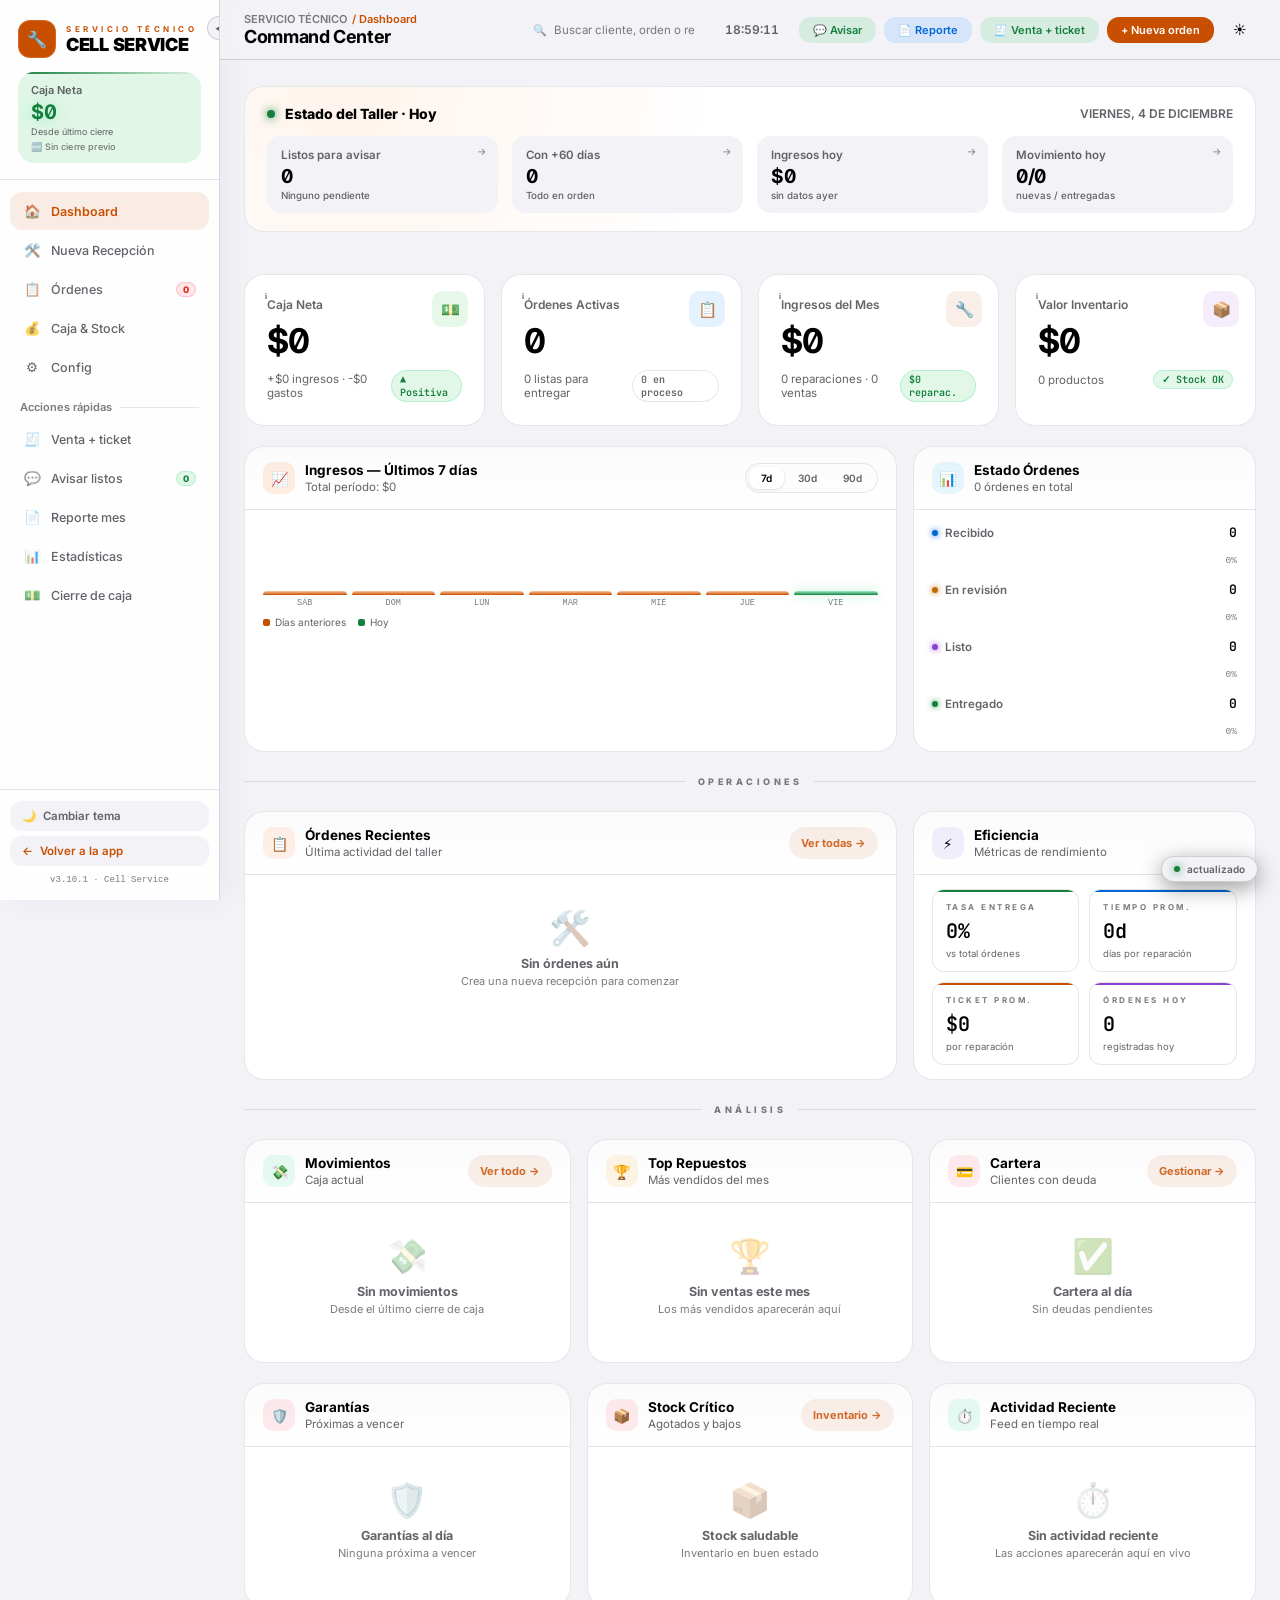
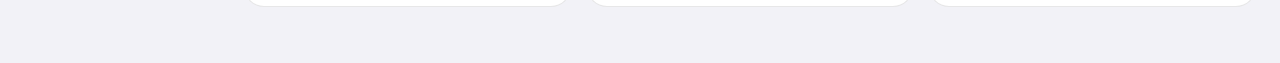
<file: dashboard.html>
<!DOCTYPE html>
<html lang="es">
<head>
<meta charset="UTF-8">
<meta name="viewport" content="width=device-width, initial-scale=1.0, viewport-fit=cover">
<meta name="theme-color" content="#07080f" id="meta-theme-color">
<title>Cell Service — Panel</title>
<link rel="preconnect" href="https://fonts.googleapis.com">
<link rel="preconnect" href="https://fonts.gstatic.com" crossorigin>
<link href="https://fonts.googleapis.com/css2?family=Inter:wght@300;400;500;600;700;800;900&family=JetBrains+Mono:wght@400;500;600&display=swap" rel="stylesheet">
<link rel="stylesheet" href="css/dashboard.bundle.css">
</head>
<body>

<div class="glow-orb glow-1"></div>
<div class="glow-orb glow-2"></div>
<div class="glow-orb glow-3"></div>

<div class="shell">

<!-- ══ SIDEBAR ══ -->
<aside class="sidebar" id="sidebar">
  <div class="sb-collapse-btn" onclick="toggleSidebar()" title="Colapsar">◀</div>
  <div class="sb-brand">
    <div class="sb-logo-row">
      <div class="sb-logo-icon">🔧</div>
      <div>
        <div class="sb-biz-short" id="sb-short">SERVICIO TÉCNICO</div>
        <div class="sb-biz-name"  id="sb-name">CELL SERVICE</div>
      </div>
    </div>
    <div class="sb-caja">
      <div class="sb-caja-label">Caja Neta</div>
      <div class="sb-caja-value" id="sb-cash">$0</div>
      <div class="sb-caja-sub"   id="sb-cash-sub">Desde último cierre</div>
      <div class="sb-caja-time"  id="sb-cash-time"></div>
    </div>
  </div>

  <nav class="sb-nav">
    <div class="nav-item active" onclick="void(0)">
      <span class="nav-icon">🏠</span><span>Dashboard</span>
    </div>
    <div class="nav-item" onclick="goApp('taller')">
      <span class="nav-icon">🛠️</span><span>Nueva Recepción</span>
    </div>
    <div class="nav-item" onclick="goApp('ordenes')">
      <span class="nav-icon">📋</span><span>Órdenes</span>
      <span class="nav-badge" id="sb-badge-activas">—</span>
    </div>
    <div class="nav-item" onclick="goApp('ventas')">
      <span class="nav-icon">💰</span><span>Caja &amp; Stock</span>
    </div>
    <div class="nav-item" onclick="goApp('admin')">
      <span class="nav-icon">⚙️</span><span>Config</span>
    </div>

    <div class="sb-section-label">Acciones rápidas</div>
    <div class="nav-item" onclick="goApp('ventas')" title="Abrir venta de producto y comprobante">
      <span class="nav-icon">🧾</span><span>Venta + ticket</span>
    </div>
    <div class="nav-item" onclick="goAction('notify')">
      <span class="nav-icon">💬</span><span>Avisar listos</span>
      <span class="nav-badge green" id="sb-badge-listos">0</span>
    </div>
    <div class="nav-item" onclick="goAction('report')">
      <span class="nav-icon">📄</span><span>Reporte mes</span>
    </div>
    <div class="nav-item" onclick="goAction('stats')">
      <span class="nav-icon">📊</span><span>Estadísticas</span>
    </div>
    <div class="nav-item" onclick="goAction('caja')">
      <span class="nav-icon">💵</span><span>Cierre de caja</span>
    </div>
  </nav>

  <div class="sb-footer">
    <button class="sb-btn" onclick="toggleDashTheme()">🌙 <span>Cambiar tema</span></button>
    <button class="sb-btn primary" onclick="goApp('taller')">← <span>Volver a la app</span></button>
    <div class="sb-version" id="sb-version">v3.9.0 · Cell Service</div>
  </div>
</aside>

<!-- ══ COLUMNA DE CONTENIDO (topbar fija + main) ══ -->
<div class="content-col">

<!-- ══ TOPBAR ══ -->
<header class="topbar">
  <div class="tb-left">
    <div>
      <div class="tb-breadcrumb">SERVICIO TÉCNICO <span>/ Panel</span></div>
      <div class="tb-title" id="tb-title">COMMAND CENTER</div>
    </div>
    <div class="branch-selector" id="branch-selector" title="Filtrar por sucursal"></div>
  </div>
  <div class="tb-right">
    <div class="tb-search">
      <span class="tb-search-icon">🔍</span>
      <input type="text" id="tb-search-input" placeholder="Buscar cliente, orden o repuesto..." oninput="dashSearch(this.value)">
    </div>
    <div class="tb-date"  id="tb-date">—</div>
    <div class="tb-clock" id="tb-clock">00:00:00</div>
    <button class="tb-action green"  onclick="goAction('notify')">💬 Avisar</button>
    <button class="tb-action blue"   onclick="goAction('report')">📄 Reporte</button>
    <button class="tb-action green" onclick="goApp('ventas')" title="Abrir Caja & Stock para generar un ticket">🧾 Venta + ticket</button>
    <button class="tb-action accent" onclick="goApp('taller')">+ Nueva orden</button>
    <div class="tb-icon-btn" onclick="toggleDashTheme()" id="theme-btn" title="Tema">🌙</div>
  </div>
</header>

<!-- ══ MAIN ══ -->
<main class="main" id="main-content">

  <!-- Slot móvil: aquí se reubica el selector de sucursal -->
  <div class="branch-slot" id="branch-slot"></div>

  <!-- ★ PANEL HOY ★ -->
  <div class="today-panel">
    <div class="today-head">
      <div class="today-title">
        <span class="dot-live"></span>
        <span>Estado del Taller · Hoy</span>
      </div>
      <div class="today-date" id="today-date-label">—</div>
    </div>
    <div class="today-stats" id="today-stats">
      <div class="today-stat"><div class="today-stat-label">Cargando...</div></div>
    </div>
  </div>

  <!-- ★ SMART INSIGHTS ★ -->
  <div class="insights-row" id="insights-row"></div>

  <!-- ALERTAS -->
  <div class="alert-banner" id="alert-banner"></div>

  <!-- KPIs -->
  <div class="kpi-row">
    <div class="kpi" style="--kpi-glow:rgba(16,217,126,0.12)" onclick="openKpiModal('caja')">
      <div class="kpi-accent-line" style="background:linear-gradient(to right,var(--green),transparent)"></div>
      <div class="kpi-info-tip" data-tip="Reparaciones entregadas + ventas de mostrador − gastos, todo desde el último cierre de caja.">i</div>
      <div class="kpi-icon" style="background:var(--green-dim);">💵</div>
      <div class="kpi-label">Caja Neta</div>
      <div class="kpi-val" id="kpi-caja">$0</div>
      <div class="kpi-footer">
        <div class="kpi-sub"   id="kpi-caja-sub">Desde último cierre</div>
        <div class="kpi-trend neutral" id="kpi-caja-trend">—</div>
      </div>
      <div class="kpi-vs" id="kpi-caja-vs"></div>
    </div>
    <div class="kpi" style="--kpi-glow:rgba(61,184,245,0.1)" onclick="openKpiModal('activas')">
      <div class="kpi-accent-line" style="background:linear-gradient(to right,var(--blue),transparent)"></div>
      <div class="kpi-info-tip" data-tip="Órdenes que aún no se entregan al cliente: recibidas, en revisión y reparadas (listas para entrega).">i</div>
      <div class="kpi-icon" style="background:var(--blue-dim);">📋</div>
      <div class="kpi-label">Órdenes Activas</div>
      <div class="kpi-val" id="kpi-activas">0</div>
      <div class="kpi-footer">
        <div class="kpi-sub"   id="kpi-activas-sub">—</div>
        <div class="kpi-trend neutral" id="kpi-activas-trend">—</div>
      </div>
      <div class="kpi-vs" id="kpi-activas-vs"></div>
    </div>
    <div class="kpi" style="--kpi-glow:rgba(249,115,22,0.1)" onclick="openKpiModal('ingresos')">
      <div class="kpi-accent-line" style="background:linear-gradient(to right,var(--accent),transparent)"></div>
      <div class="kpi-info-tip" data-tip="Suma de reparaciones entregadas + ventas de mostrador desde el día 1 del mes en curso.">i</div>
      <div class="kpi-icon" style="background:var(--accent-dim);">🔧</div>
      <div class="kpi-label">Ingresos del Mes</div>
      <div class="kpi-val" id="kpi-ingresos">$0</div>
      <div class="kpi-footer">
        <div class="kpi-sub"   id="kpi-ingresos-sub">—</div>
        <div class="kpi-trend neutral" id="kpi-ingresos-trend">—</div>
      </div>
      <div class="kpi-vs" id="kpi-ingresos-vs"></div>
    </div>
    <div class="kpi" style="--kpi-glow:rgba(159,122,234,0.1)" onclick="openKpiModal('inventario')">
      <div class="kpi-accent-line" style="background:linear-gradient(to right,var(--violet),transparent)"></div>
      <div class="kpi-info-tip" data-tip="Valor total del inventario (precio × cantidad de cada repuesto). Click para ver stock crítico.">i</div>
      <div class="kpi-icon" style="background:var(--violet-dim);">📦</div>
      <div class="kpi-label">Valor Inventario</div>
      <div class="kpi-val" id="kpi-inventario">$0</div>
      <div class="kpi-footer">
        <div class="kpi-sub"   id="kpi-inventario-sub">—</div>
        <div class="kpi-trend neutral" id="kpi-inventario-trend">—</div>
      </div>
      <div class="kpi-vs" id="kpi-inventario-vs"></div>
    </div>
  </div>

  <!-- META MENSUAL -->
  <div class="meta-card" id="meta-card" style="display:none;">
    <div class="meta-top">
      <div>
        <div class="meta-title">🎯 Meta del Mes</div>
        <div class="meta-subtitle" id="meta-subtitle">Cargando...</div>
      </div>
      <div style="text-align:right;">
        <div class="meta-pct" id="meta-pct">0%</div>
        <div class="meta-pct-label">completado</div>
      </div>
    </div>
    <div class="meta-track"><div class="meta-fill" id="meta-fill" style="width:0%;background:var(--green);"></div></div>
    <div class="meta-amounts">
      <div class="meta-amounts-left"  id="meta-done">$0 logrado</div>
      <div class="meta-amounts-right" id="meta-goal">Meta: $0</div>
    </div>
    <div class="meta-milestones" id="meta-milestones"></div>
  </div>

  <!-- GRÁFICA + STATUS -->
  <div class="mid-grid">
    <div class="panel-card">
      <div class="panel-head">
        <div class="panel-head-left">
          <div class="panel-icon" style="background:rgba(249,115,22,0.12);">📈</div>
          <div>
            <div class="panel-head-title" id="chart-head-title">Ingresos — Últimos 7 días</div>
            <div class="panel-head-sub" id="chart-total-label">Cargando...</div>
          </div>
        </div>
        <div class="chart-head-actions">
          <div class="range-toggle" id="range-toggle">
            <button class="range-btn active" data-range="7">7d</button>
            <button class="range-btn" data-range="30">30d</button>
            <button class="range-btn" data-range="90">90d</button>
          </div>
        </div>
      </div>
      <div class="chart-wrap">
        <div class="bar-chart" id="bar-chart"></div>
        <div class="chart-legend">
          <div class="chart-legend-item"><div class="chart-legend-dot" style="background:var(--accent)"></div>Días anteriores</div>
          <div class="chart-legend-item"><div class="chart-legend-dot" style="background:var(--green)"></div>Hoy</div>
        </div>
      </div>
    </div>
    <div class="panel-card">
      <div class="panel-head">
        <div class="panel-head-left">
          <div class="panel-icon" style="background:rgba(61,184,245,0.12);">📊</div>
          <div>
            <div class="panel-head-title">Estado Órdenes</div>
            <div class="panel-head-sub" id="status-total-label">—</div>
          </div>
        </div>
      </div>
      <div class="status-chart" id="status-chart"></div>
    </div>
  </div>

  <!-- ÓRDENES + EFICIENCIA -->
  <div class="sep">Operaciones</div>
  <div class="mid-grid">
    <div class="panel-card">
      <div class="panel-head">
        <div class="panel-head-left">
          <div class="panel-icon" style="background:rgba(249,115,22,0.1);">📋</div>
          <div>
            <div class="panel-head-title">Órdenes Recientes</div>
            <div class="panel-head-sub">Última actividad del taller</div>
          </div>
        </div>
        <div class="panel-link" onclick="goApp('ordenes')">Ver todas →</div>
      </div>
      <div class="panel-body" id="orders-panel"><div class="empty">Cargando...</div></div>
    </div>
    <div class="panel-card">
      <div class="panel-head">
        <div class="panel-head-left">
          <div class="panel-icon" style="background:rgba(159,122,234,0.12);">⚡</div>
          <div>
            <div class="panel-head-title">Eficiencia</div>
            <div class="panel-head-sub">Métricas de rendimiento</div>
          </div>
        </div>
      </div>
      <div class="efic-grid" id="efic-grid"></div>
    </div>
  </div>

  <!-- BOTTOM GRID 1 -->
  <div class="sep">Análisis</div>
  <div class="bottom-grid">
    <div class="panel-card">
      <div class="panel-head">
        <div class="panel-head-left">
          <div class="panel-icon" style="background:rgba(16,217,126,0.1);">💸</div>
          <div>
            <div class="panel-head-title">Movimientos</div>
            <div class="panel-head-sub">Caja actual</div>
          </div>
        </div>
        <div class="panel-link" onclick="goApp('ventas')">Ver todo →</div>
      </div>
      <div class="panel-body" id="mov-panel"><div class="empty">Cargando...</div></div>
    </div>
    <div class="panel-card">
      <div class="panel-head">
        <div class="panel-head-left">
          <div class="panel-icon" style="background:rgba(245,158,11,0.1);">🏆</div>
          <div>
            <div class="panel-head-title">Top Repuestos</div>
            <div class="panel-head-sub">Más vendidos del mes</div>
          </div>
        </div>
      </div>
      <div class="panel-body" id="top-panel"><div class="empty">Cargando...</div></div>
    </div>
    <div class="panel-card">
      <div class="panel-head">
        <div class="panel-head-left">
          <div class="panel-icon" style="background:rgba(255,61,92,0.1);">💳</div>
          <div>
            <div class="panel-head-title">Cartera</div>
            <div class="panel-head-sub">Clientes con deuda</div>
          </div>
        </div>
        <div class="panel-link" onclick="goApp('ventas')">Gestionar →</div>
      </div>
      <div class="panel-body" id="deuda-panel"><div class="empty">Cargando...</div></div>
    </div>
  </div>

  <!-- BOTTOM GRID 2 -->
  <div class="bottom-grid">
    <div class="panel-card">
      <div class="panel-head">
        <div class="panel-head-left">
          <div class="panel-icon" style="background:rgba(255,61,92,0.1);">🛡️</div>
          <div>
            <div class="panel-head-title">Garantías</div>
            <div class="panel-head-sub">Próximas a vencer</div>
          </div>
        </div>
      </div>
      <div class="panel-body" id="garantia-panel"><div class="empty">Sin garantías por vencer</div></div>
    </div>
    <div class="panel-card">
      <div class="panel-head">
        <div class="panel-head-left">
          <div class="panel-icon" style="background:rgba(255,61,92,0.1);">📦</div>
          <div>
            <div class="panel-head-title">Stock Crítico</div>
            <div class="panel-head-sub">Agotados y bajos</div>
          </div>
        </div>
        <div class="panel-link" onclick="goApp('ventas')">Inventario →</div>
      </div>
      <div class="panel-body" id="stock-panel"><div class="empty">Cargando...</div></div>
    </div>
    <div class="panel-card">
      <div class="panel-head">
        <div class="panel-head-left">
          <div class="panel-icon" style="background:rgba(16,217,126,0.1);">⏱️</div>
          <div>
            <div class="panel-head-title">Actividad Reciente</div>
            <div class="panel-head-sub">Feed en tiempo real</div>
          </div>
        </div>
      </div>
      <div class="panel-body" id="feed-panel"><div class="empty">Cargando...</div></div>
    </div>
  </div>

</main>
</div><!-- /content-col -->
</div><!-- /shell -->

<!-- ★ Scroll to top FAB -->
<button class="scroll-top-fab" id="scroll-top-fab" onclick="window.scrollTo({top:0,behavior:'smooth'})" title="Volver arriba" aria-label="Volver arriba">↑</button>

<!-- ★ BARRA INFERIOR (solo móvil) -->
<nav class="bnav" id="bnav" aria-label="Navegación principal">
  <button type="button" class="bnav-item active" aria-current="page" onclick="window.scrollTo({top:0,behavior:'smooth'})">
    <svg viewBox="0 0 24 24" aria-hidden="true"><path d="M3 10.5 12 3l9 7.5V20a1 1 0 0 1-1 1h-5v-6H9v6H4a1 1 0 0 1-1-1z"/></svg>
    <span>Inicio</span>
  </button>
  <button type="button" class="bnav-item" onclick="goApp('ordenes')">
    <svg viewBox="0 0 24 24" aria-hidden="true"><rect x="6" y="4" width="12" height="17" rx="2"/><path d="M9 4h6v3H9zM9 12h6M9 16h4"/></svg>
    <span>Órdenes</span>
    <span class="bnav-badge" id="bn-badge-ordenes" hidden></span>
  </button>
  <button type="button" class="bnav-item bnav-cta" onclick="goApp('taller')" aria-label="Nueva recepción">
    <span class="bnav-fab"><svg viewBox="0 0 24 24" aria-hidden="true"><path d="M12 5v14M5 12h14"/></svg></span>
    <span>Nueva</span>
  </button>
  <button type="button" class="bnav-item" onclick="goApp('ventas')">
    <svg viewBox="0 0 24 24" aria-hidden="true"><rect x="3" y="6" width="18" height="13" rx="3"/><path d="M3 10h18"/><circle cx="16.5" cy="14.5" r="1.2"/></svg>
    <span>Caja</span>
  </button>
  <button type="button" class="bnav-item" id="bn-more" aria-haspopup="dialog" aria-expanded="false" onclick="openMoreSheet()">
    <svg viewBox="0 0 24 24" aria-hidden="true"><circle cx="5" cy="12" r="1.4"/><circle cx="12" cy="12" r="1.4"/><circle cx="19" cy="12" r="1.4"/></svg>
    <span>Más</span>
  </button>
</nav>

<div class="sheet-backdrop" id="sheet-backdrop" onclick="closeMoreSheet()"></div>
<div class="sheet" id="more-sheet" role="dialog" aria-modal="true" aria-label="Más opciones">
  <div class="sheet-grab"></div>
  <div class="sheet-title">Acciones rápidas</div>
  <div class="sheet-grid">
    <button type="button" class="sheet-tile" onclick="goAction('notify')"><span class="ic">💬</span><span>Avisar listos</span><span class="bnav-badge" id="sh-badge-listos" hidden></span></button>
    <button type="button" class="sheet-tile" onclick="goAction('report')"><span class="ic">📄</span><span>Reporte del mes</span></button>
    <button type="button" class="sheet-tile" onclick="goAction('stats')"><span class="ic">📊</span><span>Estadísticas</span></button>
    <button type="button" class="sheet-tile" onclick="goAction('caja')"><span class="ic">💵</span><span>Cierre de caja</span></button>
    <button type="button" class="sheet-tile" onclick="goApp('admin')"><span class="ic">⚙️</span><span>Configuración</span></button>
    <button type="button" class="sheet-tile" onclick="toggleDashTheme()"><span class="ic">🌓</span><span>Cambiar tema</span></button>
    <button type="button" class="sheet-tile wide primary" onclick="goApp('taller')"><span class="ic">←</span><span>Volver a la app</span></button>
  </div>
</div>

<!-- ★ Refresh indicator -->
<div class="refresh-pulse" id="refresh-pulse">
  <div class="refresh-dot"></div>
  <span id="refresh-pulse-text">actualizado</span>
</div>

<!-- ★ DASH MODAL ★ -->
<div class="dash-modal-backdrop" id="dash-modal" onclick="if(event.target===this)closeDashModal()">
  <div class="dash-modal">
    <div class="dash-modal-head">
      <div class="dash-modal-title">
        <div class="dash-modal-icon" id="dm-icon">📊</div>
        <div>
          <div class="dash-modal-h1" id="dm-title">Detalle</div>
          <div class="dash-modal-sub" id="dm-sub">—</div>
        </div>
      </div>
      <button class="dash-modal-close" onclick="closeDashModal()">✕</button>
    </div>
    <div class="dash-modal-body" id="dm-body"></div>
    <div class="dash-modal-foot" id="dm-foot"></div>
  </div>
</div>

<script src="js/version.js"></script>
<script src="js/dashboard.js"></script>
</body>
</html>
</file>
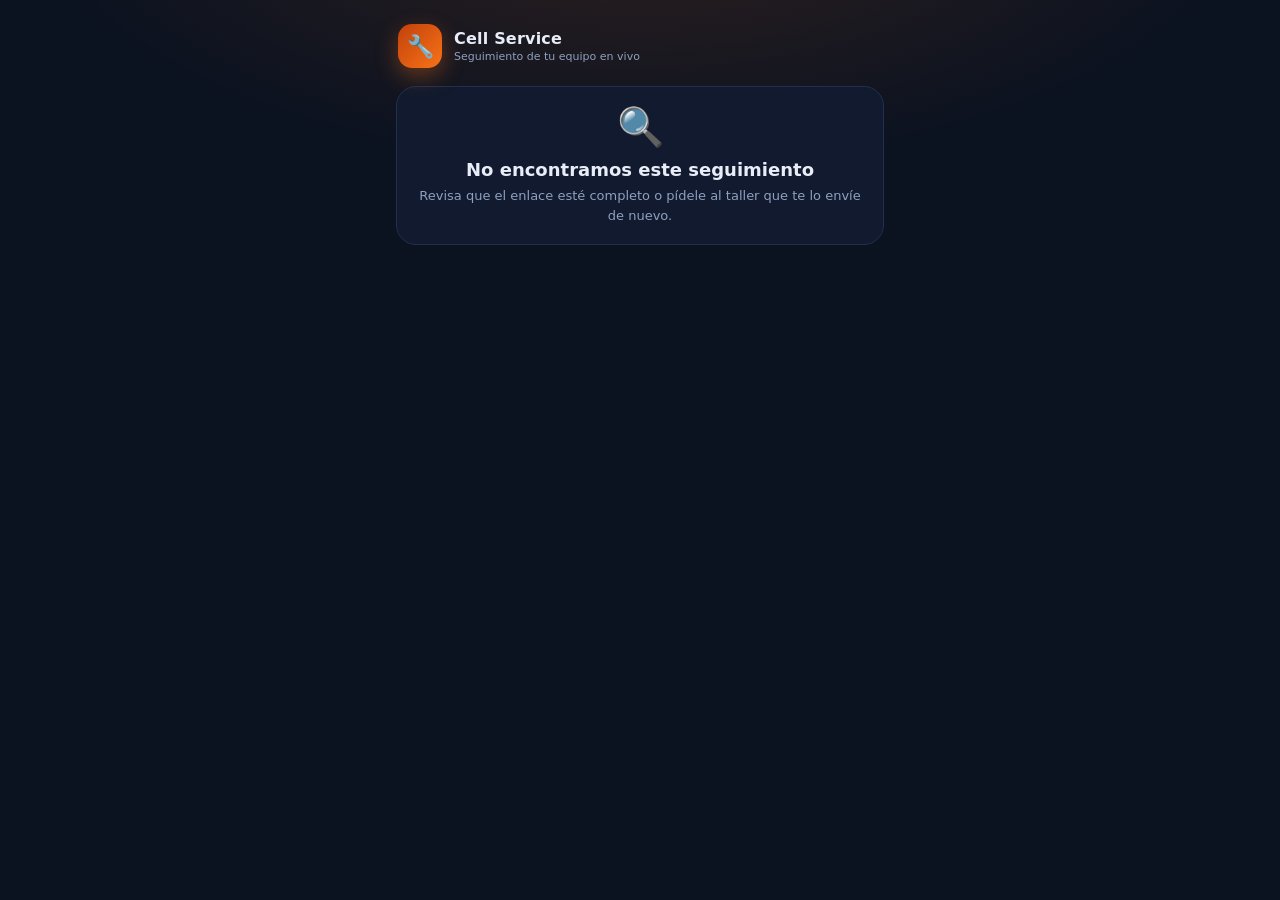
<file: seguimiento.html>
<!DOCTYPE html>
<html lang="es">
<head>
<meta charset="utf-8">
<meta name="viewport" content="width=device-width, initial-scale=1, viewport-fit=cover">
<meta name="robots" content="noindex, nofollow">
<meta name="referrer" content="no-referrer">
<meta name="theme-color" content="#0b1220">
<title>Seguimiento de tu equipo</title>
<style>
:root{--bg:#0b1220;--card:#111a2e;--line:#22304d;--tx:#e8edf7;--mut:#8fa0bf;--acc:#f97316;--ok:#22c55e;--warn:#f59e0b;--bad:#f43f5e}
*{box-sizing:border-box;-webkit-tap-highlight-color:transparent}
html,body{margin:0;background:var(--bg);color:var(--tx);font-family:system-ui,-apple-system,"Segoe UI",Roboto,Helvetica,Arial,sans-serif}
body{min-height:100dvh;background:radial-gradient(900px 420px at 50% -120px,rgba(249,115,22,.16),transparent 70%),var(--bg);padding:env(safe-area-inset-top,0) 0 env(safe-area-inset-bottom,0)}
.wrap{max-width:520px;margin:0 auto;padding:18px 16px 40px}
.brand{display:flex;align-items:center;gap:12px;margin:6px 2px 18px}
.logo{width:44px;height:44px;border-radius:14px;display:grid;place-items:center;font-size:22px;background:linear-gradient(135deg,#c2410c,#f97316);box-shadow:0 8px 22px rgba(249,115,22,.35)}
.biz{font-weight:900;font-size:16px;letter-spacing:.2px}
.sub{font-size:11px;color:var(--mut);margin-top:2px}
.card{background:var(--card);border:1px solid var(--line);border-radius:20px;padding:18px;margin-bottom:14px}
.center{text-align:center}
[hidden]{display:none!important}

.hero{position:relative;overflow:hidden}
.hero::after{content:"";position:absolute;right:-40px;top:-40px;width:150px;height:150px;border-radius:50%;background:radial-gradient(circle,var(--glow,rgba(249,115,22,.28)),transparent 70%)}
.pill{display:inline-flex;align-items:center;gap:8px;font-size:10px;font-weight:900;letter-spacing:1.6px;text-transform:uppercase;color:var(--c,var(--acc));background:color-mix(in srgb,var(--c,var(--acc)) 14%,transparent);border:1px solid color-mix(in srgb,var(--c,var(--acc)) 35%,transparent);padding:6px 11px;border-radius:999px}
.dot{width:8px;height:8px;border-radius:50%;background:var(--c,var(--acc));animation:pulse 1.8s infinite}
@keyframes pulse{0%{box-shadow:0 0 0 0 color-mix(in srgb,var(--c,var(--acc)) 60%,transparent)}70%{box-shadow:0 0 0 9px transparent}100%{box-shadow:0 0 0 0 transparent}}
.hero h1{font-size:25px;line-height:1.15;margin:14px 0 6px;font-weight:900}
.hero p{margin:0;color:var(--mut);font-size:14px;line-height:1.5}

.steps{display:grid;grid-template-columns:repeat(4,1fr);position:relative;margin:22px 0 4px}
.steps::before{content:"";position:absolute;left:12.5%;right:12.5%;top:15px;height:3px;background:var(--line);border-radius:3px}
.steps .fill{position:absolute;left:12.5%;top:15px;height:3px;border-radius:3px;background:linear-gradient(90deg,var(--acc),var(--ok));width:0;transition:width .8s cubic-bezier(.2,.8,.2,1)}
.step{position:relative;text-align:center;padding:0 2px}
.step .b{width:33px;height:33px;margin:0 auto;border-radius:50%;display:grid;place-items:center;font-size:14px;background:#0e1626;border:2px solid var(--line);color:var(--mut);position:relative;z-index:1}
.step.done .b{background:var(--ok);border-color:var(--ok);color:#052e16;font-weight:900}
.step.now .b{background:var(--acc);border-color:var(--acc);color:#1c0a02;box-shadow:0 0 0 5px rgba(249,115,22,.18)}
.step .t{font-size:10.5px;font-weight:800;margin-top:8px;color:var(--mut);line-height:1.25}
.step.done .t,.step.now .t{color:var(--tx)}
.step .d{font-size:9.5px;color:var(--mut);margin-top:2px;min-height:12px}

.photos{display:grid;gap:10px;margin-bottom:14px}
.photos.two{grid-template-columns:1fr 1fr}
.photo{position:relative;border-radius:14px;overflow:hidden;background:#0e1626;border:1px solid var(--line);aspect-ratio:4/3}
.photo img{width:100%;height:100%;object-fit:cover;display:block}
.photo span{position:absolute;left:8px;bottom:8px;font-size:9px;font-weight:900;letter-spacing:1px;text-transform:uppercase;background:rgba(2,6,23,.78);padding:4px 8px;border-radius:999px}
.kv{display:grid;gap:12px}
.kv div{display:flex;justify-content:space-between;gap:16px;font-size:13px;border-bottom:1px dashed var(--line);padding-bottom:10px}
.kv div:last-child{border:0;padding-bottom:0}
.kv b{color:var(--mut);font-weight:700;font-size:11px;text-transform:uppercase;letter-spacing:.8px;flex-shrink:0}
.kv span{text-align:right;font-weight:700;word-break:break-word}
.h{font-size:10px;font-weight:900;letter-spacing:2px;text-transform:uppercase;color:var(--mut);margin:0 0 12px}
.money{font-size:30px;font-weight:900;letter-spacing:-.5px}
.money small{display:block;font-size:11px;color:var(--mut);font-weight:700;letter-spacing:0;margin-top:2px}
.btn{display:flex;align-items:center;justify-content:center;gap:9px;width:100%;padding:15px;border-radius:16px;border:0;font-weight:900;font-size:14px;text-decoration:none;color:#04210f;background:linear-gradient(135deg,#16a34a,#22c55e);box-shadow:0 10px 26px rgba(34,197,94,.25)}
.btn:active{transform:scale(.98)}
.foot{text-align:center;font-size:10.5px;color:var(--mut);margin-top:14px;line-height:1.6}
.spin{width:34px;height:34px;border-radius:50%;border:3px solid var(--line);border-top-color:var(--acc);margin:6px auto 14px;animation:sp 0.9s linear infinite}
@keyframes sp{to{transform:rotate(360deg)}}
.offline{font-size:11px;color:var(--warn);text-align:center;margin:-6px 0 12px}
.presu{border-color:rgba(249,115,22,.5);background:linear-gradient(160deg,rgba(249,115,22,.12),var(--card) 62%)}
.presu.ok{border-color:rgba(34,197,94,.45);background:linear-gradient(160deg,rgba(34,197,94,.12),var(--card) 62%)}
.presu.no{border-color:rgba(244,63,94,.4);background:linear-gradient(160deg,rgba(244,63,94,.09),var(--card) 62%)}
.presu p{margin:10px 0 0;color:var(--mut);font-size:13px;line-height:1.55}
.presu p strong{color:var(--tx)}
.presu h3{margin:0 0 10px;font-size:17px;font-weight:900}
.pbtns{display:grid;grid-template-columns:1fr 1fr;gap:10px;margin-top:16px}
.pbtn{border:1px solid var(--line);background:#1b2742;color:var(--tx);border-radius:14px;padding:15px 10px;font-weight:900;font-size:14px;cursor:pointer;font-family:inherit}
.pbtn.yes{background:linear-gradient(135deg,#16a34a,#22c55e);color:#04210f;border:0}
.pbtn:active{transform:scale(.98)}.pbtn:disabled{opacity:.55;pointer-events:none}
.perr{color:#fda4af;font-size:12px;margin-top:12px;line-height:1.45}
.btn.mt{margin-top:14px}
@media(prefers-reduced-motion:reduce){.dot,.spin{animation:none}.steps .fill{transition:none}}
</style>
</head>
<body>
<main class="wrap">
  <header class="brand">
    <div class="logo" aria-hidden="true">🔧</div>
    <div><div class="biz" id="negocio">Cell Service</div><div class="sub">Seguimiento de tu equipo en vivo</div></div>
  </header>

  <section id="v-load" class="card center"><div class="spin"></div><div style="color:var(--mut);font-size:13px">Buscando tu equipo…</div></section>

  <section id="v-err" class="card center" hidden>
    <div style="font-size:38px">🔍</div>
    <h2 id="err-t" style="margin:10px 0 6px;font-size:18px">No encontramos este seguimiento</h2>
    <p id="err-m" style="margin:0;color:var(--mut);font-size:13px;line-height:1.55">Revisa que el enlace esté completo o pídele al taller que te lo envíe de nuevo.</p>
  </section>

  <div id="v-ok" hidden>
    <div id="off" class="offline" hidden>Sin conexión · mostrando la última información</div>

    <section class="card hero" id="hero">
      <span class="pill"><i class="dot"></i><span id="pill">Estado</span></span>
      <h1 id="h1"></h1>
      <p id="msg"></p>
      <div class="steps" id="steps" aria-label="Progreso de la reparación"><div class="fill" id="fill"></div></div>
    </section>

    <section class="card presu" id="presu-card" hidden></section>

    <div id="photos" class="photos" hidden></div>

    <section class="card">
      <h2 class="h">Tu equipo</h2>
      <div class="kv" id="kv"></div>
    </section>

    <section class="card" id="money-card" hidden>
      <h2 class="h">Valor de la reparación</h2>
      <div class="money" id="money"></div>
      <div class="kv" id="money-kv" style="margin-top:14px"></div>
    </section>

    <a class="btn" id="wa" href="#" target="_blank" rel="noopener" hidden>💬 Escribir al taller por WhatsApp</a>
    <p class="foot" id="foot"></p>
  </div>
</main>

<script src="js/seguimiento-config.js"></script>
<script>
(function () {
  'use strict';
  var $ = function (id) { return document.getElementById(id); };
  var CFG = window.SEG_CONFIG || {};
  var URL_ = String(CFG.url || '').replace(/\/+$/, ''), KEY = String(CFG.key || '');
  var token = new URLSearchParams(location.search).get('t') || '';
  var last = null, lastOk = 0, askPend = null, busy = false, presuErr = '';

  var STEPS = [
    { k: 'recibido', t: 'Recibido' },
    { k: 'revisión', t: 'En revisión' },
    { k: 'reparado', t: 'Listo' },
    { k: 'entregado', t: 'Entregado' }
  ];
  var INFO = {
    'recibido':     { c: '#38bdf8', pill: 'Recibido',        h: 'Recibimos tu equipo',        n: 'recibimos tu equipo',        m: 'Ya está registrado en nuestro taller. En breve lo revisará nuestro técnico.' },
    'revisión':     { c: '#f59e0b', pill: 'En revisión',     h: 'Lo estamos revisando',       n: 'lo estamos revisando',       m: 'Nuestro técnico está diagnosticando la falla y preparando la reparación.' },
    'reparado':     { c: '#22c55e', pill: 'Listo',           h: '¡Tu equipo está listo!',     n: '¡tu equipo está listo!',     m: 'Ya puedes pasar a recogerlo. Te esperamos.' },
    'entregado':    { c: '#22c55e', pill: 'Entregado',       h: 'Equipo entregado',           n: 'tu equipo fue entregado',    m: 'Gracias por confiar en nosotros. Si algo no funciona como esperas, escríbenos.' },
    'no-reparable': { c: '#f43f5e', pill: 'Sin reparación',  h: 'No fue posible repararlo',   n: 'no fue posible repararlo',   m: 'Lamentablemente este equipo no tiene reparación posible. Escríbenos para coordinar su entrega.' }
  };

  function show(id) { ['v-load', 'v-err', 'v-ok'].forEach(function (x) { $(x).hidden = x !== id; }); }
  function fail(t, m) { if (t) $('err-t').textContent = t; if (m) $('err-m').textContent = m; show('v-err'); }
  function money(n) { return '$' + Number(n || 0).toLocaleString('es-CO'); }
  function fdate(v, withTime) {
    if (!v) return '';
    var d = new Date(v); if (isNaN(d)) return '';
    return d.toLocaleDateString('es-CO', { day: 'numeric', month: 'short' }) + (withTime ? ', ' + d.toLocaleTimeString('es-CO', { hour: 'numeric', minute: '2-digit' }) : '');
  }
  function el(tag, cls, text) { var n = document.createElement(tag); if (cls) n.className = cls; if (text != null) n.textContent = text; return n; }
  function waLink(r, txt) {
    var num = String(r.wa_negocio || '').replace(/\D/g, '');
    return num.length >= 7 ? 'https://wa.me/' + num + '?text=' + encodeURIComponent(txt) : '';
  }

  // Presupuesto: el cliente aprueba o rechaza desde aquí (solo si el taller lo marcó «enviado»)
  function renderPresu(r, st) {
    var c = $('presu-card'), e = r.presupuesto_estado, v = Number(r.presupuesto_valor) || 0, eq = String(r.equipo || 'equipo').trim();
    c.textContent = ''; c.className = 'card presu'; c.hidden = true;
    if (e === 'enviado' && (st === 'recibido' || st === 'revisión') && v > 0) {
      c.appendChild(el('h2', 'h', 'Presupuesto de la reparación'));
      c.appendChild(el('div', 'money', money(v)));
      if (!askPend) {
        c.appendChild(el('p', '', 'Revisa el valor y dinos si podemos continuar con la reparación de tu ' + eq + '.'));
        var b = el('div', 'pbtns'), y = el('button', 'pbtn yes', '✅ Aprobar'), n = el('button', 'pbtn', 'No, gracias');
        y.type = n.type = 'button';
        y.onclick = function () { askPend = 'aprobado'; presuErr = ''; render(last); };
        n.onclick = function () { askPend = 'rechazado'; presuErr = ''; render(last); };
        b.appendChild(y); b.appendChild(n); c.appendChild(b);
      } else {
        var si = askPend === 'aprobado', p = el('p', ''), s = el('strong', '', si ? '¿Confirmas que apruebas este presupuesto de ' + money(v) + '?' : '¿Confirmas que NO quieres continuar con la reparación?');
        p.appendChild(s); c.appendChild(p);
        var b2 = el('div', 'pbtns'), ok = el('button', 'pbtn' + (si ? ' yes' : ''), busy ? 'Enviando…' : 'Sí, confirmar'), back = el('button', 'pbtn', 'Volver');
        ok.type = back.type = 'button'; ok.disabled = back.disabled = busy;
        ok.onclick = function () { respond(askPend); };
        back.onclick = function () { askPend = null; presuErr = ''; render(last); };
        b2.appendChild(ok); b2.appendChild(back); c.appendChild(b2);
      }
      if (presuErr) c.appendChild(el('div', 'perr', presuErr));
      c.hidden = false; return true;
    }
    if ((e === 'aprobado' || e === 'rechazado') && st !== 'entregado') {
      var si2 = e === 'aprobado', cuando = r.respuesta_at ? fdate(r.respuesta_at, true) : '';
      c.className = 'card presu ' + (si2 ? 'ok' : 'no');
      c.appendChild(el('h3', '', si2 ? '✅ Presupuesto aprobado' : 'Presupuesto rechazado'));
      if (v > 0) c.appendChild(el('div', 'money', money(v)));
      c.appendChild(el('p', '', si2
        ? 'Aprobaste este presupuesto' + (cuando ? ' el ' + cuando : '') + '. Ya podemos continuar con la reparación de tu ' + eq + '.'
        : 'Indicaste que no deseas continuar' + (cuando ? ' (' + cuando + ')' : '') + '. Si cambias de opinión, escríbenos.'));
      var href = waLink(r, si2 ? 'Hola, aprobé el presupuesto' + (v > 0 ? ' de ' + money(v) : '') + ' de mi ' + eq + (r.numero ? ' (orden ' + r.numero + ')' : '') + ' ✅' : 'Hola, vi el presupuesto de mi ' + eq + (r.numero ? ' (orden ' + r.numero + ')' : '') + ' y quisiera hablar con ustedes.');
      if (href) { var a = el('a', 'btn mt', si2 ? '💬 Avisar al taller por WhatsApp' : '💬 Hablar con el taller'); a.href = href; a.target = '_blank'; a.rel = 'noopener'; c.appendChild(a); }
      c.hidden = false; return true;
    }
    return false;
  }

  function respond(ans) {
    if (busy) return; busy = true; presuErr = ''; render(last);
    var h = { 'Content-Type': 'application/json', apikey: KEY }; if (/^eyJ/.test(KEY)) h.Authorization = 'Bearer ' + KEY;
    var ctrl = new AbortController(), to = setTimeout(function () { ctrl.abort(); }, 12000);
    fetch(URL_ + '/rest/v1/rpc/seg_responder', { method: 'POST', headers: h, body: JSON.stringify({ p_token: token, p_respuesta: ans }), signal: ctrl.signal })
      .then(function (r) { if (!r.ok) throw new Error('http ' + r.status); return r.json(); })
      .then(function (d) {
        clearTimeout(to); busy = false; askPend = null;
        if (d) { last = d; lastOk = Date.now(); }
        if (!d || d.presupuesto_estado !== ans) presuErr = 'No pudimos registrar tu respuesta (quizá ya fue respondida). Escríbenos por WhatsApp.';
        render(last);
      })
      .catch(function () { clearTimeout(to); busy = false; presuErr = 'No hay conexión. Inténtalo de nuevo en un momento.'; render(last); });
  }

  function row(box, k, v) {
    var d = document.createElement('div'), b = document.createElement('b'), s = document.createElement('span');
    b.textContent = k; s.textContent = v; d.appendChild(b); d.appendChild(s); box.appendChild(d);
  }

  function render(r) {
    var st = INFO[r.estado] ? r.estado : 'recibido', info = INFO[st];
    $('negocio').textContent = r.negocio || 'Cell Service';
    document.title = (r.equipo ? r.equipo + ' · ' : '') + 'Seguimiento';
    var hero = $('hero'); hero.style.setProperty('--c', info.c); hero.style.setProperty('--glow', info.c + '44');
    $('pill').textContent = info.pill;
    $('h1').textContent = r.cliente ? r.cliente + ', ' + info.n : info.h;
    var msg = info.m;
    if (st === 'entregado' && r.garantia_dias > 0) msg += ' Tu reparación tiene ' + r.garantia_dias + ' días de garantía.';
    if ((st === 'recibido' || st === 'revisión') && r.fecha_estimada) { var fe = fdate(r.fecha_estimada + 'T12:00:00'); if (fe) msg += ' Fecha estimada: ' + fe + '.'; }
    $('msg').textContent = msg;

    // Línea de tiempo
    var steps = $('steps'); Array.prototype.slice.call(steps.querySelectorAll('.step')).forEach(function (n) { n.remove(); });
    var idx = st === 'no-reparable' ? 1 : STEPS.findIndex(function (s) { return s.k === st; });
    STEPS.forEach(function (s, i) {
      var el = document.createElement('div'), cls = 'step';
      if (st === 'entregado' || i < idx) cls += ' done'; else if (i === idx) cls += ' now';
      el.className = cls;
      var b = document.createElement('div'); b.className = 'b'; b.textContent = (cls.indexOf('done') > -1) ? '✓' : String(i + 1);
      var t = document.createElement('div'); t.className = 't'; t.textContent = s.t;
      var d = document.createElement('div'); d.className = 'd';
      if (i === 0) d.textContent = fdate(r.fecha_ingreso);
      else if (i === idx && idx > 0) d.textContent = fdate(r.fecha_estado);
      el.appendChild(b); el.appendChild(t); el.appendChild(d); steps.appendChild(el);
    });
    var pct = st === 'entregado' ? 75 : st === 'no-reparable' ? 25 : (idx / 3) * 75;
    requestAnimationFrame(function () { $('fill').style.width = pct + '%'; });
    steps.hidden = st === 'no-reparable';

    // Fotos
    var ph = $('photos'); ph.textContent = '';
    var list = [];
    if (r.foto_ingreso) list.push(['Al recibirlo', r.foto_ingreso]);
    if (r.foto_final) list.push([st === 'entregado' ? 'Al entregarlo' : 'Reparado', r.foto_final]);
    list.forEach(function (p) {
      var f = document.createElement('div'); f.className = 'photo';
      var im = document.createElement('img'); im.alt = p[0]; im.loading = 'lazy';
      if (/^data:image\/(jpeg|png|webp);base64,/.test(p[1])) im.src = p[1];
      var sp = document.createElement('span'); sp.textContent = p[0];
      f.appendChild(im); f.appendChild(sp); ph.appendChild(f);
    });
    ph.className = 'photos' + (list.length === 2 ? ' two' : ''); ph.hidden = !list.length;

    // Datos del equipo
    var kv = $('kv'); kv.textContent = '';
    if (r.equipo) row(kv, 'Equipo', String(r.equipo).trim());
    if (r.numero) row(kv, 'Orden', r.numero);
    if (r.falla) row(kv, 'Falla reportada', r.falla);
    if (r.fecha_ingreso) row(kv, 'Ingresó', fdate(r.fecha_ingreso, true));
    if (r.fecha_estimada && (st === 'recibido' || st === 'revisión')) row(kv, 'Entrega estimada', fdate(r.fecha_estimada + 'T12:00:00'));

    // Valor (solo si el taller lo publica)
    var v = Number(r.valor) || 0, mc = $('money-card');
    if (v > 0 && st !== 'no-reparable') {
      mc.hidden = false; $('money').textContent = money(v);
      var mk = $('money-kv'); mk.textContent = '';
      var ad = Number(r.adelanto) || 0;
      if (ad > 0) row(mk, 'Adelanto', money(ad));
      if (st !== 'entregado') row(mk, 'Saldo a pagar', money(Math.max(0, v - ad)));
      mk.hidden = !mk.children.length;
    } else mc.hidden = true;
    if (renderPresu(r, st)) mc.hidden = true; // el presupuesto ya muestra el valor

    // WhatsApp del taller
    var wa = $('wa'), num = String(r.wa_negocio || '').replace(/\D/g, '');
    if (num.length >= 7) {
      wa.href = 'https://wa.me/' + num + '?text=' + encodeURIComponent('Hola, consulto por mi ' + String(r.equipo || 'equipo').trim() + (r.numero ? ' (orden ' + r.numero + ')' : '') + '.');
      wa.hidden = false;
    } else wa.hidden = true;
    stamp();
    show('v-ok');
  }

  function stamp() {
    if (!last) return;
    var m = Math.max(0, Math.round((Date.now() - lastOk) / 60000));
    $('foot').textContent = 'Esta página se actualiza sola · ' + (m < 1 ? 'actualizado hace un momento' : 'actualizado hace ' + m + ' min');
  }

  function load(first) {
    if (!URL_ || !KEY) { fail('Seguimiento no disponible', 'El taller aún no terminó de configurar este servicio. Intenta más tarde.'); return; }
    if (!/^[A-Za-z0-9_-]{24,64}$/.test(token)) { fail(); return; }
    var h = { 'Content-Type': 'application/json', apikey: KEY };
    if (/^eyJ/.test(KEY)) h.Authorization = 'Bearer ' + KEY;
    var ctrl = new AbortController(), to = setTimeout(function () { ctrl.abort(); }, 12000);
    fetch(URL_ + '/rest/v1/rpc/seg_obtener', { method: 'POST', headers: h, body: JSON.stringify({ p_token: token }), signal: ctrl.signal, cache: 'no-store' })
      .then(function (r) { if (!r.ok) throw new Error('http ' + r.status); return r.json(); })
      .then(function (d) {
        clearTimeout(to);
        if (!d) { if (first || !last) fail(); return; }
        last = d; lastOk = Date.now(); $('off').hidden = true; render(d);
      })
      .catch(function () {
        clearTimeout(to);
        if (last) { $('off').hidden = false; stamp(); }
        else fail('No pudimos cargar la información', 'Revisa tu conexión a internet e inténtalo de nuevo en un momento.');
      });
  }

  load(true);
  setInterval(function () { if (document.visibilityState === 'visible') load(false); }, 30000);
  setInterval(stamp, 30000);
  document.addEventListener('visibilitychange', function () { if (document.visibilityState === 'visible' && Date.now() - lastOk > 10000) load(false); });
  window.addEventListener('online', function () { load(false); });
})();
</script>
</body>
</html>
</file>
<file: css/app.bundle.css>
/* GENERADO por tools/build-css.js — no lo edites; edita css/*.css y corre: node tools/build-css.js */
/* 01-tema-variables */*{font-family: 'Inter', sans-serif;}:root{--bg-dark: #0d0f1a;--bg-dark2: #131520;--card-dark: #181b28;--border-dark: rgba(255,255,255,0.06);--text-dark: #e8eaf6;--text-muted: #6b7a99;--accent: #f97316;--accent-dark: #ea580c;--success: #10b981;--danger: #f43f5e;--info: #38bdf8;--bg-light: #f5f3ee;--bg-light2: #ede9e0;--card-light: #fdfcf9;--border-light: #ddd8ce;--text-light: #1c1917;--text-muted-l: #78716c;}html{-webkit-text-size-adjust: 100%;-moz-text-size-adjust: 100%;text-size-adjust: 100%;}body{background: var(--bg-dark);color: var(--text-dark);padding-bottom: calc(80px + env(safe-area-inset-bottom, 0px));-webkit-tap-highlight-color: transparent;transition: background 0.35s ease, color 0.35s ease;}.card{background: var(--card-dark);border-radius: 1.5rem;border: 1px solid var(--border-dark);box-shadow: 0 4px 24px rgba(0,0,0,0.35), 0 1px 0 rgba(255,255,255,0.04) inset;transition: background 0.35s ease;}input, textarea, select{background: #1e2235 !important;border: 1px solid rgba(255,255,255,0.08) !important;border-radius: 1rem !important;padding: 0.75rem 1rem !important;color: #e8eaf6 !important;font-size: 1rem !important;line-height: 1.4 !important;transition: all 0.2s;}input::placeholder, textarea::placeholder{font-size: 0.95rem !important;font-weight: 500 !important;opacity: 0.55;}input:focus, textarea:focus, select:focus{border-color: var(--accent) !important;outline: none;box-shadow: 0 0 0 3px rgba(249,115,22,0.18);}.filter-toggle{background: rgba(255,255,255,0.04);backdrop-filter: blur(4px);border: 1px solid rgba(255,255,255,0.08);transition: all 0.2s;}.filter-toggle:hover{background: rgba(249,115,22,0.15);border-color: rgba(249,115,22,0.35);}.modal-custom{background: rgba(5,6,15,0.88);backdrop-filter: blur(16px);}.suggestion-box{background: #1e2235;border: 1px solid rgba(255,255,255,0.08);border-radius: 0.75rem;padding: 0.5rem;margin-top: 4px;max-height: 120px;overflow-y: auto;display: none;}.suggestion-item{padding: 6px 10px;border-radius: 0.5rem;cursor: pointer;font-size: 12px;font-weight: 700;color: var(--accent);}.suggestion-item:hover{background: rgba(249,115,22,0.15);}
/* 02-componentes-base */.ac-dropdown{position: absolute;top: calc(100% + 6px);left: 0;right: 0;background: #14172a;border: 1px solid rgba(249,115,22,0.25);border-radius: 14px;max-height: 220px;overflow-y: auto;overflow-x: hidden;z-index: 100;box-shadow: 0 10px 30px rgba(0,0,0,0.5), 0 1px 0 rgba(255,255,255,0.05) inset;-webkit-overflow-scrolling: touch;animation: acFadeIn 0.15s ease;}@keyframes acFadeIn{from{opacity: 0;transform: translateY(-4px);}to{opacity: 1;transform: translateY(0);}}.ac-item{padding: 11px 14px;font-size: 13px;font-weight: 700;color: #e2e8f0;cursor: pointer;border-bottom: 1px solid rgba(255,255,255,0.04);transition: background 0.12s ease;text-transform: uppercase;letter-spacing: 0.3px;-webkit-tap-highlight-color: transparent;display: flex;align-items: center;gap: 8px;}.ac-item:last-child{border-bottom: none;}.ac-item:hover, .ac-item.ac-active{background: rgba(249,115,22,0.12);color: #fb923c;}.ac-item-icon{font-size: 14px;opacity: 0.6;flex-shrink: 0;}.ac-item-text{flex: 1;min-width: 0;overflow: hidden;text-overflow: ellipsis;white-space: nowrap;}.ac-item mark{background: rgba(249,115,22,0.25);color: #fb923c;font-weight: 900;padding: 0 1px;border-radius: 2px;}.ac-empty{padding: 14px;text-align: center;font-size: 11px;color: #64748b;font-weight: 600;}.ac-dropdown::-webkit-scrollbar{width: 4px;}.ac-dropdown::-webkit-scrollbar-thumb{background: rgba(249,115,22,0.3);border-radius: 2px;}.ac-dropdown::-webkit-scrollbar-track{background: transparent;}.modal-product-picker-wrap{align-items: flex-end;justify-content: center;}.modal-product-picker-wrap:not(.hidden){display: flex;}.pe-chip{padding: 10px 6px;background: rgba(251,146,60,0.08);border: 1px solid rgba(251,146,60,0.25);border-radius: 12px;color: #fb923c;font-size: 11px;font-weight: 900;letter-spacing: 0.5px;cursor: pointer;transition: all 0.12s ease;text-align: center;}.pe-chip:active{transform: scale(0.95);background: rgba(251,146,60,0.18);}.pe-chip.pe-chip-active{background: rgba(251,146,60,0.22);border-color: rgba(251,146,60,0.55);box-shadow: 0 0 0 2px rgba(251,146,60,0.15);}.pe-chip-soft{padding: 10px 4px;background: rgba(255,255,255,0.03);border: 1px solid rgba(255,255,255,0.08);border-radius: 12px;color: #cbd5e1;font-size: 11px;font-weight: 800;cursor: pointer;transition: all 0.12s ease;text-align: center;}.pe-chip-soft:active{transform: scale(0.95);background: rgba(255,255,255,0.07);}.pe-step{flex: 1;padding: 10px 2px;background: rgba(15,23,42,0.7);border: 1px solid rgba(255,255,255,0.08);border-radius: 10px;color: #e2e8f0;font-size: 10px;font-weight: 900;font-variant-numeric: tabular-nums;cursor: pointer;transition: all 0.12s ease;}.pe-step:active{transform: scale(0.92);background: rgba(251,146,60,0.12);border-color: rgba(251,146,60,0.3);}#pe-new-card.pe-pulse{animation: pePulse 0.45s ease;}@keyframes pePulse{0%{transform: scale(1);}40%{transform: scale(1.04);box-shadow: 0 0 0 6px rgba(251,146,60,0.12);}100%{transform: scale(1);}}#pe-input-wrap.pe-focused{border-color: rgba(251,146,60,0.6);box-shadow: 0 0 0 4px rgba(251,146,60,0.1);}
/* 03-modo-claro-accesibilidad */body.light-mode{background: var(--bg-light);color: var(--text-light);}body.light-mode .card{background: var(--card-light);border-color: var(--border-light);box-shadow: 0 2px 12px rgba(0,0,0,0.07), 0 1px 0 rgba(255,255,255,0.9) inset;}body.light-mode input, body.light-mode textarea, body.light-mode select{background: #f0ece3 !important;border: 1px solid #cdc8bc !important;color: var(--text-light) !important;}body.light-mode input:focus, body.light-mode textarea:focus, body.light-mode select:focus{border-color: var(--accent) !important;box-shadow: 0 0 0 3px rgba(249,115,22,0.15) !important;}body.light-mode .filter-toggle{background: rgba(255,255,255,0.7);border-color: var(--border-light);}body.light-mode nav{background: rgba(253,252,249,0.92) !important;border-color: var(--border-light) !important;box-shadow: 0 -4px 20px rgba(0,0,0,0.06) !important;}body.light-mode header{background: rgba(245,243,238,0.92) !important;border-color: var(--border-light) !important;}body.light-mode .text-slate-400{color: var(--text-muted-l) !important;}body.light-mode .text-slate-500{color: var(--text-muted-l) !important;}body.light-mode .text-white{color: var(--text-light) !important;}body.light-mode .bg-black\/40, body.light-mode .bg-black\/30{background: rgba(0,0,0,0.04) !important;}body.light-mode .bg-slate-800\/40, body.light-mode .bg-slate-800\/60{background: rgba(0,0,0,0.04) !important;}body.light-mode .bg-\[#111827\]{background: var(--card-light) !important;}body.light-mode .bg-\[#111827\] *, body.light-mode .bg-slate-800 *{color: var(--text-light);}body.light-mode .suggestion-box{background: #f0ece3;border-color: var(--border-light);}body.light-mode .modal-custom{background: rgba(200,195,185,0.75);backdrop-filter: blur(16px);}body.light-mode .cfg-section{border-color: var(--border-light);}body.light-mode .order-num{color: var(--accent);}body.light-mode .text-emerald-400{color: #059669 !important;}body.light-mode .text-rose-400{color: #e11d48 !important;}body.light-mode .text-blue-400{color: #2563eb !important;}body.light-mode .text-orange-400, body.light-mode .text-orange-500{color: #c2410c !important;}body.light-mode .bg-gradient-to-br{background: var(--card-light) !important;}#modal-app-health{z-index: 9800;}.health-item{display: flex;align-items: center;gap: 12px;padding: 12px 14px;border-radius: 16px;background: rgba(255,255,255,0.04);border: 1px solid rgba(255,255,255,0.06);transition: all 0.2s;}.health-dot{width: 10px;height: 10px;border-radius: 50%;flex-shrink: 0;box-shadow: 0 0 8px currentColor;}.health-dot.ok{background: #10b981;color: #10b981;}.health-dot.warn{background: #f59e0b;color: #f59e0b;}.health-dot.danger{background: #f43f5e;color: #f43f5e;}.health-dot.info{background: #38bdf8;color: #38bdf8;}@keyframes health-pulse{0%,100%{opacity:1}50%{opacity:0.4}}.health-dot.loading{background: #6b7a99;animation: health-pulse 1s ease infinite;}.health-score-ring{width: 80px;height: 80px;border-radius: 50%;display: flex;align-items: center;justify-content: center;font-size: 22px;font-weight: 900;position: relative;flex-shrink: 0;}@media (prefers-color-scheme: light){body:not(.dark-mode){background: var(--bg-light);color: var(--text-light);}}body.high-contrast{background: #000 !important;color: #fff !important;}body.high-contrast .card{background: #0a0a0a !important;border: 2px solid rgba(255,255,255,0.4) !important;}body.high-contrast input, body.high-contrast textarea, body.high-contrast select{background: #000 !important;color: #fff !important;border: 1px solid rgba(255,255,255,0.5) !important;}body.high-contrast button{border: 1px solid rgba(255,255,255,0.3);}html.font-small{font-size: 15px;}html.font-normal{font-size: 18px;}html.font-large{font-size: 20px;}.tab-active{color: var(--accent);font-weight: 700;transform: translateY(-2px);}
/* 04-navegacion-movil */nav.bottom-nav-mobile{background: rgba(13,15,26,0.85);backdrop-filter: blur(24px) saturate(180%);-webkit-backdrop-filter: blur(24px) saturate(180%);border: 1px solid rgba(255,255,255,0.08);box-shadow: 0 10px 40px rgba(0,0,0,0.5), 0 1px 0 rgba(255,255,255,0.05) inset, 0 -1px 0 rgba(0,0,0,0.3) inset;}.nav-btn{position: relative;flex: 1;display: flex;flex-direction: column;align-items: center;justify-content: center;gap: 4px;padding: 10px 4px;border-radius: 20px;color: #64748b;transition: color 0.25s ease, transform 0.2s ease;-webkit-tap-highlight-color: transparent;cursor: pointer;background: transparent;border: none;min-height: 62px;}.nav-btn:active{transform: scale(0.92);}.nav-btn .nav-icon-wrap{position: relative;width: 32px;height: 32px;display: flex;align-items: center;justify-content: center;transition: transform 0.25s cubic-bezier(0.34,1.56,0.64,1);}.nav-btn .nav-icon-wrap svg{width: 28px;height: 28px;stroke: currentColor;fill: none;stroke-width: 2;stroke-linecap: round;stroke-linejoin: round;transition: stroke-width 0.2s ease;}.nav-btn .nav-label{font-size: 11px;font-weight: 700;letter-spacing: 0.3px;transition: font-weight 0.2s ease, opacity 0.2s ease;opacity: 0.85;}.nav-btn.nav-active{color: #fb923c;}.nav-btn.nav-active::before{content: '';position: absolute;top: 5px;left: 50%;width: 66px;height: 38px;transform: translateX(-50%);background: linear-gradient(135deg, rgba(249,115,22,0.22), rgba(249,115,22,0.08));border: 1px solid rgba(249,115,22,0.35);border-radius: 16px;box-shadow: 0 4px 14px rgba(249,115,22,0.25), 0 1px 0 rgba(255,255,255,0.08) inset;z-index: 0;animation: navPillPop 0.35s cubic-bezier(0.34,1.56,0.64,1);}@keyframes navPillPop{0%{transform: translateX(-50%) scale(0.5);opacity: 0;}100%{transform: translateX(-50%) scale(1);opacity: 1;}}.nav-btn.nav-active .nav-icon-wrap{transform: translateY(-1px) scale(1.08);position: relative;z-index: 1;}.nav-btn.nav-active .nav-icon-wrap svg{stroke-width: 2.3;filter: drop-shadow(0 2px 6px rgba(249,115,22,0.5));}.nav-btn.nav-active .nav-label{font-weight: 900;opacity: 1;position: relative;z-index: 1;}.nav-badge{position: absolute;top: -2px;right: -6px;min-width: 18px;height: 18px;padding: 0 5px;background: linear-gradient(135deg, #f43f5e, #e11d48);color: #fff;font-size: 10px;font-weight: 900;border-radius: 9px;display: flex;align-items: center;justify-content: center;border: 2px solid rgba(13,15,26,0.95);box-shadow: 0 2px 8px rgba(244,63,94,0.5);z-index: 2;line-height: 1;animation: badgePop 0.4s cubic-bezier(0.34,1.56,0.64,1);}@keyframes badgePop{0%{transform: scale(0);}100%{transform: scale(1);}}.nav-badge.warn{background: linear-gradient(135deg, #f97316, #ea580c);box-shadow: 0 2px 8px rgba(249,115,22,0.5);}.nav-dot{position: absolute;top: 2px;right: 2px;width: 8px;height: 8px;background: #f43f5e;border: 2px solid rgba(13,15,26,0.95);border-radius: 50%;box-shadow: 0 0 0 0 rgba(244,63,94,0.6);animation: navDotPulse 2s ease-in-out infinite;z-index: 2;}@keyframes navDotPulse{0%,100%{box-shadow: 0 0 0 0 rgba(244,63,94,0.6);}50%{box-shadow: 0 0 0 6px rgba(244,63,94,0);}}.max-container{max-width: 600px;margin: 0 auto;}.view-enter{animation: slideUp 0.3s ease;}@keyframes slideUp{from{opacity: 0;transform: translateY(10px);}to{opacity: 1;transform: translateY(0);}}.filter-panel{transition: max-height 0.4s cubic-bezier(0.4, 0, 0.2, 1), opacity 0.3s ease;overflow: hidden;max-height: 0;opacity: 0;}.filter-panel.open{max-height: 450px;opacity: 1;}.photo-modal{background: rgba(0,0,0,0.96);backdrop-filter: blur(16px);}.no-scrollbar::-webkit-scrollbar{display: none;}.btn-icon{transition: transform 0.1s ease;}.btn-icon:active{transform: scale(0.92);}.camera-btn{background: linear-gradient(135deg, var(--accent), var(--accent-dark));width: 70px;height: 70px;border-radius: 35px;display: flex;align-items: center;justify-content: center;font-size: 2rem;box-shadow: 0 8px 24px rgba(249,115,22,0.35);transition: transform 0.1s ease;}.camera-btn:active{transform: scale(0.95);}.order-card.overdue{border-left-color: var(--danger) !important;background: rgba(244,63,94,0.05);}.filter-toggle .arrow{transition: transform 0.3s ease;}.filter-toggle.open .arrow{transform: rotate(180deg);}input[list]::-webkit-calendar-picker-indicator{opacity: 0;width: 0;padding: 0;position: absolute;right: 0;pointer-events: none;}input[list]::-moz-calendar-picker-indicator{display: none;}#search-orders::-webkit-calendar-picker-indicator{opacity: 0.4;width: 14px;position: static;pointer-events: auto;}.loading-spinner{display: inline-block;width: 20px;height: 20px;border: 2px solid rgba(255,255,255,0.2);border-radius: 50%;border-top-color: var(--accent);animation: spin 0.8s linear infinite;}@keyframes spin{to{transform: rotate(360deg);}}@keyframes shakeField{0%,100%{transform: translateX(0);}20%{transform: translateX(-6px);}40%{transform: translateX(6px);}60%{transform: translateX(-4px);}80%{transform: translateX(4px);}}canvas{max-height: 250px;width: 100% !important;}.voice-mic-btn{width: 30px;height: 30px;border-radius: 10px;background: rgba(249,115,22,0.15);border: 1px solid rgba(249,115,22,0.3);font-size: 14px;cursor: pointer;display: flex;align-items: center;justify-content: center;transition: all 0.2s;flex-shrink: 0;z-index: 2;}.voice-mic-btn:hover{background: rgba(249,115,22,0.3);}.voice-mic-btn.listening{background: rgba(244,63,94,0.25);border-color: rgba(244,63,94,0.6);animation: pulse-mic 0.8s ease infinite;}@keyframes pulse-mic{0%,100%{box-shadow:0 0 0 0 rgba(244,63,94,0.4)}50%{box-shadow:0 0 0 6px rgba(244,63,94,0)}}@keyframes pulseDot{0%,100%{opacity:1;transform:scale(1)}50%{opacity:0.5;transform:scale(0.85)}}
/* 05-modal-exportar */#modal-export-panel{z-index: 4100;}.export-modal-wrap{width: 100%;max-width: 440px;max-height: 92vh;display: flex;flex-direction: column;border-radius: 24px;overflow: hidden;background: linear-gradient(180deg, #0e0a07 0%, #0a0706 100%);border: 1px solid rgba(249,115,22,0.14);box-shadow: 0 30px 80px rgba(0,0,0,0.7), 0 0 0 1px rgba(255,255,255,0.03);}.export-modal-header{position: relative;padding: 16px 16px 14px;background: radial-gradient(circle at 20% -10%, rgba(249,115,22,0.25), transparent 55%), radial-gradient(circle at 110% 30%, rgba(234,88,12,0.18), transparent 55%), linear-gradient(180deg, #1a120c 0%, #120c08 100%);border-bottom: 1px solid rgba(249,115,22,0.14);}.export-header-row{display: flex;align-items: center;justify-content: space-between;gap: 12px;}.export-header-title-wrap{display: flex;align-items: center;gap: 12px;flex: 1;min-width: 0;}.export-header-icon{width: 44px;height: 44px;border-radius: 13px;background: linear-gradient(135deg, #f97316, #c2410c);display: flex;align-items: center;justify-content: center;font-size: 22px;flex-shrink: 0;box-shadow: 0 6px 18px rgba(249,115,22,0.38), inset 0 1px 0 rgba(255,255,255,0.18);}.export-header-title{font-size: 17px;font-weight: 900;color: #fff7ed;letter-spacing: -0.3px;margin: 0;line-height: 1.1;}.export-header-sub{font-size: 11px;color: #fdba74;font-weight: 700;margin: 2px 0 0;opacity: 0.85;letter-spacing: 0.3px;}.export-close-btn{width: 32px;height: 32px;border-radius: 50%;background: rgba(255,255,255,0.08);border: 1px solid rgba(255,255,255,0.1);color: #f1f5f9;font-size: 14px;font-weight: 700;cursor: pointer;flex-shrink: 0;display: flex;align-items: center;justify-content: center;}.export-close-btn:active{transform: scale(0.9);}.export-segmented{display: grid;grid-template-columns: repeat(3, 1fr);gap: 4px;margin-top: 14px;padding: 4px;background: rgba(0,0,0,0.35);border-radius: 13px;border: 1px solid rgba(255,255,255,0.05);}.export-seg-btn{padding: 9px 6px;border-radius: 9px;background: transparent;border: none;color: #94a3b8;font-size: 11.5px;font-weight: 800;letter-spacing: 0.3px;cursor: pointer;display: flex;align-items: center;justify-content: center;gap: 6px;transition: all 0.18s ease;}.export-seg-btn-icon{font-size: 14px;line-height: 1;}.export-seg-btn:active{transform: scale(0.96);}.export-seg-btn.active{background: linear-gradient(180deg, #1c1510, #15100c);color: #fdba74;box-shadow: 0 2px 8px rgba(249,115,22,0.25), inset 0 1px 0 rgba(251,146,60,0.15);border: 1px solid rgba(249,115,22,0.3);}.export-seg-btn[data-fmt="pdf"].active{color: #fca5a5;border-color: rgba(244,63,94,0.35);box-shadow: 0 2px 8px rgba(244,63,94,0.25), inset 0 1px 0 rgba(251,113,133,0.15);}.export-seg-btn[data-fmt="excel"].active{color: #6ee7b7;border-color: rgba(16,185,129,0.35);box-shadow: 0 2px 8px rgba(16,185,129,0.25), inset 0 1px 0 rgba(52,211,153,0.15);}.export-seg-btn[data-fmt="csv"].active{color: #93c5fd;border-color: rgba(59,130,246,0.35);box-shadow: 0 2px 8px rgba(59,130,246,0.25), inset 0 1px 0 rgba(96,165,250,0.15);}.export-section-label{font-size: 9.5px;font-weight: 900;color: #64748b;letter-spacing: 1.8px;text-transform: uppercase;margin: 0 2px 8px;}.export-range-chips{display: flex;gap: 6px;overflow-x: auto;-webkit-overflow-scrolling: touch;padding: 0 16px 2px;margin-bottom: 10px;scrollbar-width: none;}.export-range-chips::-webkit-scrollbar{display: none;}.export-range-chip{padding: 7px 13px;border-radius: 99px;background: rgba(255,255,255,0.05);border: 1px solid rgba(255,255,255,0.08);color: #94a3b8;font-size: 11.5px;font-weight: 800;cursor: pointer;white-space: nowrap;flex-shrink: 0;transition: all 0.15s ease;}.export-range-chip:active{transform: scale(0.95);}.export-range-chip.active{background: rgba(249,115,22,0.18);border-color: rgba(249,115,22,0.45);color: #fdba74;box-shadow: 0 2px 8px rgba(249,115,22,0.22);}.export-body{flex: 1;overflow-y: auto;padding: 14px 16px 10px;display: flex;flex-direction: column;gap: 10px;}.export-body::-webkit-scrollbar{width: 4px;}.export-body::-webkit-scrollbar-thumb{background: rgba(255,255,255,0.12);border-radius: 99px;}.export-option-btn{position: relative;display: flex;align-items: center;gap: 12px;padding: 13px 14px;border-radius: 16px;background: linear-gradient(180deg, rgba(30,41,59,0.5), rgba(15,23,42,0.5));border: 1px solid rgba(255,255,255,0.06);cursor: pointer;transition: transform 0.15s ease, border-color 0.15s ease, background 0.15s ease;width: 100%;text-align: left;}.export-option-btn:hover{border-color: rgba(249,115,22,0.3);background: linear-gradient(180deg, rgba(249,115,22,0.08), rgba(15,23,42,0.5));}.export-option-btn:active{transform: scale(0.97);}.export-opt-icon{width: 40px;height: 40px;border-radius: 12px;display: flex;align-items: center;justify-content: center;font-size: 18px;flex-shrink: 0;box-shadow: inset 0 0 0 1px rgba(255,255,255,0.06), 0 3px 10px rgba(0,0,0,0.3);}.export-opt-text{flex: 1;min-width: 0;}.export-opt-title{font-size: 13.5px;font-weight: 900;color: #f1f5f9;margin: 0;letter-spacing: -0.2px;}.export-opt-sub{font-size: 10.5px;color: #94a3b8;font-weight: 600;margin: 2px 0 0;}.export-opt-count{flex-shrink: 0;min-width: 44px;padding: 5px 10px;border-radius: 10px;background: rgba(249,115,22,0.12);border: 1px solid rgba(249,115,22,0.25);color: #fdba74;font-size: 14px;font-weight: 900;font-variant-numeric: tabular-nums;text-align: center;line-height: 1.1;}.export-opt-count-label{display: block;font-size: 8.5px;font-weight: 800;letter-spacing: 0.6px;text-transform: uppercase;opacity: 0.75;margin-top: 1px;}.export-opt-count-empty{background: rgba(148,163,184,0.08);border-color: rgba(148,163,184,0.18);color: #94a3b8;}.export-footer{padding: 10px 14px 12px;border-top: 1px solid rgba(255,255,255,0.06);background: rgba(0,0,0,0.35);}.export-footer-info{font-size: 11px;font-weight: 700;color: #94a3b8;text-align: center;margin: 0 0 2px;letter-spacing: 0.2px;}.export-footer-info-hint{font-size: 9.5px;font-weight: 600;color: #64748b;text-align: center;margin: 0;}.export-loading-wrap{text-align: center;padding: 14px 10px 2px;}.swipe-area{touch-action: pan-y;}.garantia-badge{background: linear-gradient(135deg, #10b981, #059669);padding: 2px 8px;border-radius: 999px;font-size: 10px;font-weight: 800;color: white;}.garantia-vencida{background: linear-gradient(135deg, #f43f5e, #e11d48);}.presupuesto-badge{padding: 2px 8px;border-radius: 999px;font-size: 10px;font-weight: 800;}.order-num{font-size: 10px;color: var(--accent);font-weight: 900;letter-spacing: 1px;}.order-action-btn{width: 34px !important;height: 34px !important;min-width: 34px !important;border-radius: 12px !important;display: inline-flex !important;align-items: center !important;justify-content: center !important;font-size: 15px !important;padding: 0 !important;flex-shrink: 0 !important;cursor: pointer;border: none;}.app-view{transform: translateZ(0);will-change: auto;}.nav-btn, .sidebar-nav-item{transform: translateZ(0);touch-action: manipulation;}button, [role="button"], .order-action-btn, .quick-action, .ios-row, .ready-chip, .ready-card, .parts-qty-btn{touch-action: manipulation;}.order-card, .parts-item, .ready-card{contain: layout style;transform: translateZ(0);}.no-scrollbar, .ready-list, .parts-stock-list, .stats-body, .export-body{-webkit-overflow-scrolling: touch;overscroll-behavior: contain;}body{backface-visibility: hidden;}
/* 06-taller-repuestos */.deadline-badge{display:inline-flex;align-items:center;gap:4px;padding:3px 9px;border-radius:999px;font-size:10px;font-weight:800;}.parts-modal-wrap{width: 100%;max-width: 460px;max-height: 92vh;display: flex;flex-direction: column;border-radius: 24px;overflow: hidden;background: linear-gradient(180deg, #0a1218 0%, #060a0e 100%);border: 1px solid rgba(6,182,212,0.2);box-shadow: 0 30px 80px rgba(0,0,0,0.7);}.parts-modal-header{padding: 16px;background: radial-gradient(circle at 20% -10%, rgba(6,182,212,0.25), transparent 55%), linear-gradient(180deg, #10202a 0%, #0a1620 100%);border-bottom: 1px solid rgba(6,182,212,0.15);}.parts-header-row{display: flex;align-items: center;justify-content: space-between;gap: 12px;}.parts-header-title-wrap{display: flex;align-items: center;gap: 12px;flex: 1;min-width: 0;}.parts-header-icon{width: 44px;height: 44px;border-radius: 13px;background: linear-gradient(135deg, #06b6d4, #0e7490);display: flex;align-items: center;justify-content: center;font-size: 22px;flex-shrink: 0;box-shadow: 0 6px 18px rgba(6,182,212,0.4);}.parts-header-title{font-size: 17px;font-weight: 900;color: #ecfeff;margin: 0;letter-spacing: -0.3px;}.parts-header-sub{font-size: 11px;color: #67e8f9;font-weight: 700;margin: 2px 0 0;opacity: 0.85;}.parts-close-btn{width: 32px;height: 32px;border-radius: 50%;background: rgba(255,255,255,0.08);border: 1px solid rgba(255,255,255,0.1);color: #f1f5f9;font-weight: 700;font-size: 14px;cursor: pointer;display: flex;align-items: center;justify-content: center;flex-shrink: 0;}.parts-close-btn:active{transform: scale(0.9);}.parts-search-wrap{padding: 12px 14px 10px;border-bottom: 1px solid rgba(255,255,255,0.04);}.parts-search-input{width: 100%;padding: 10px 14px;background: rgba(255,255,255,0.04);border: 1px solid rgba(255,255,255,0.08);border-radius: 12px;color: #e2e8f0;font-size: 13px;font-weight: 600;}.parts-search-input:focus{border-color: rgba(6,182,212,0.4);outline: none;box-shadow: 0 0 0 3px rgba(6,182,212,0.1);}.parts-stock-list{flex: 1;overflow-y: auto;padding: 10px 12px;display: flex;flex-direction: column;gap: 6px;min-height: 200px;}.parts-stock-list::-webkit-scrollbar{width: 4px;}.parts-stock-list::-webkit-scrollbar-thumb{background: rgba(255,255,255,0.12);border-radius: 99px;}.parts-item{display: flex;align-items: center;gap: 10px;padding: 10px 11px;border-radius: 12px;background: rgba(255,255,255,0.03);border: 1px solid rgba(255,255,255,0.05);transition: border-color 0.15s;}.parts-item-selected{background: rgba(6,182,212,0.1);border-color: rgba(6,182,212,0.4);box-shadow: 0 2px 8px rgba(6,182,212,0.15);}.parts-item-info{flex: 1;min-width: 0;}.parts-item-name{font-size: 12.5px;font-weight: 800;color: #f1f5f9;line-height: 1.2;white-space: nowrap;overflow: hidden;text-overflow: ellipsis;}.parts-item-meta{font-size: 10px;font-weight: 600;color: #64748b;margin-top: 2px;display: flex;gap: 8px;flex-wrap: wrap;}.parts-item-stock{color: #94a3b8;}.parts-item-stock-low{color: #fb923c;font-weight: 800;}.parts-item-stock-zero{color: #f87171;font-weight: 800;}.parts-item-cost{color: #67e8f9;font-weight: 800;}.parts-item-ctrls{display: flex;align-items: center;gap: 6px;flex-shrink: 0;}.parts-qty-btn{width: 28px;height: 28px;border-radius: 8px;background: rgba(6,182,212,0.15);border: 1px solid rgba(6,182,212,0.3);color: #67e8f9;font-size: 14px;font-weight: 900;cursor: pointer;display: flex;align-items: center;justify-content: center;line-height: 1;}.parts-qty-btn:active{transform: scale(0.9);}.parts-qty-btn:disabled{opacity: 0.3;cursor: not-allowed;}.parts-qty-num{min-width: 24px;text-align: center;font-size: 14px;font-weight: 900;color: #f1f5f9;font-variant-numeric: tabular-nums;}.parts-summary{padding: 12px 14px;background: rgba(6,182,212,0.05);border-top: 1px solid rgba(6,182,212,0.12);}.parts-sum-row{display: flex;justify-content: space-between;align-items: center;padding: 3px 0;}.parts-sum-lbl{font-size: 11px;font-weight: 700;color: #94a3b8;letter-spacing: 0.2px;}.parts-sum-val{font-size: 13px;font-weight: 900;color: #f1f5f9;font-variant-numeric: tabular-nums;}.parts-sum-cost{color: #fb923c;}.parts-sum-profit{color: #34d399;font-size: 15px;}.parts-sum-divider{height: 1px;background: rgba(255,255,255,0.06);margin: 6px 0;}.parts-sum-hint{font-size: 9px;font-weight: 600;color: #64748b;text-align: right;margin: 2px 0 0;font-style: italic;}.parts-footer{padding: 12px 14px;border-top: 1px solid rgba(255,255,255,0.06);background: rgba(0,0,0,0.3);display: flex;gap: 8px;}.parts-btn-skip{padding: 11px 18px;border-radius: 12px;background: rgba(255,255,255,0.05);border: 1px solid rgba(255,255,255,0.08);color: #cbd5e1;font-size: 11.5px;font-weight: 900;letter-spacing: 0.5px;cursor: pointer;}.parts-btn-skip:active{transform: scale(0.95);}.parts-btn-save{flex: 1;padding: 11px;border-radius: 12px;background: linear-gradient(135deg, #06b6d4, #0891b2);border: none;color: #fff;font-size: 12px;font-weight: 900;letter-spacing: 0.5px;cursor: pointer;display: flex;align-items: center;justify-content: center;gap: 4px;box-shadow: 0 6px 16px rgba(6,182,212,0.3), inset 0 1px 0 rgba(255,255,255,0.18);}.parts-btn-save:active{transform: scale(0.96);}.parts-empty{text-align: center;padding: 40px 20px;color: #64748b;}.parts-empty-icon{font-size: 36px;margin-bottom: 8px;opacity: 0.6;}.parts-empty-text{font-size: 12px;font-weight: 700;color: #94a3b8;}
/* 07-estadisticas */.stats-modal-wrap{width: 100%;max-width: 460px;max-height: 92vh;display: flex;flex-direction: column;border-radius: 24px;overflow: hidden;background: linear-gradient(180deg, #0f0a1a 0%, #0a0612 100%);border: 1px solid rgba(168,85,247,0.18);box-shadow: 0 30px 80px rgba(0,0,0,0.7), 0 0 0 1px rgba(255,255,255,0.03);}.stats-modal-header{position: relative;padding: 16px;background: radial-gradient(circle at 20% -10%, rgba(168,85,247,0.28), transparent 55%), radial-gradient(circle at 110% 30%, rgba(217,70,239,0.2), transparent 55%), linear-gradient(180deg, #1e1430 0%, #150c22 100%);border-bottom: 1px solid rgba(168,85,247,0.18);}.stats-header-row{display: flex;align-items: center;justify-content: space-between;gap: 12px;}.stats-header-title-wrap{display: flex;align-items: center;gap: 12px;flex: 1;min-width: 0;}.stats-header-icon{width: 44px;height: 44px;border-radius: 13px;background: linear-gradient(135deg, #a855f7, #7c3aed);display: flex;align-items: center;justify-content: center;font-size: 22px;flex-shrink: 0;box-shadow: 0 6px 18px rgba(168,85,247,0.4), inset 0 1px 0 rgba(255,255,255,0.18);}.stats-header-title{font-size: 17px;font-weight: 900;color: #faf5ff;letter-spacing: -0.3px;margin: 0;line-height: 1.1;}.stats-header-sub{font-size: 11px;color: #d8b4fe;font-weight: 700;margin: 2px 0 0;opacity: 0.85;letter-spacing: 0.3px;text-transform: capitalize;}.stats-close-btn{width: 32px;height: 32px;border-radius: 50%;background: rgba(255,255,255,0.08);border: 1px solid rgba(255,255,255,0.1);color: #f1f5f9;font-size: 14px;font-weight: 700;cursor: pointer;flex-shrink: 0;display: flex;align-items: center;justify-content: center;}.stats-close-btn:active{transform: scale(0.9);}.stats-body{flex: 1;overflow-y: auto;padding: 14px 14px 16px;display: flex;flex-direction: column;gap: 12px;}.stats-body::-webkit-scrollbar{width: 4px;}.stats-body::-webkit-scrollbar-thumb{background: rgba(255,255,255,0.12);border-radius: 99px;}.stats-hero-grid{display: grid;grid-template-columns: 1fr 1fr;gap: 10px;}.stats-hero-card{position: relative;padding: 14px 13px 12px;border-radius: 16px;border: 1px solid var(--hero-border, rgba(255,255,255,0.06));background: linear-gradient(180deg, var(--hero-bg-top, rgba(30,41,59,0.5)), var(--hero-bg-bot, rgba(15,23,42,0.5)));box-shadow: 0 6px 18px var(--hero-shadow, rgba(0,0,0,0.25)), inset 0 1px 0 rgba(255,255,255,0.05);overflow: hidden;}.stats-hero-card::before{content: "";position: absolute;inset: 0;border-radius: inherit;background: radial-gradient(circle at 0% 0%, var(--hero-shine, rgba(255,255,255,0.08)), transparent 60%);pointer-events: none;}.stats-hero-green{--hero-bg-top: rgba(16,185,129,0.18);--hero-bg-bot: rgba(6,78,59,0.22);--hero-border: rgba(16,185,129,0.3);--hero-shadow: rgba(16,185,129,0.18);--hero-shine: rgba(52,211,153,0.18);}.stats-hero-purple{--hero-bg-top: rgba(168,85,247,0.18);--hero-bg-bot: rgba(88,28,135,0.22);--hero-border: rgba(168,85,247,0.3);--hero-shadow: rgba(168,85,247,0.18);--hero-shine: rgba(217,70,239,0.18);}.stats-hero-head{display: flex;align-items: center;gap: 6px;position: relative;z-index: 1;}.stats-hero-icon{font-size: 15px;}.stats-hero-label{font-size: 9.5px;font-weight: 900;letter-spacing: 0.6px;text-transform: uppercase;color: #cbd5e1;opacity: 0.85;}.stats-hero-value{font-size: 21px;font-weight: 900;color: #fff;margin-top: 6px;letter-spacing: -0.6px;line-height: 1.1;font-variant-numeric: tabular-nums;position: relative;z-index: 1;}.stats-hero-green .stats-hero-value{color: #6ee7b7;}.stats-hero-purple .stats-hero-value{color: #d8b4fe;}.stats-hero-trend{font-size: 10.5px;font-weight: 800;margin-top: 5px;letter-spacing: 0.2px;position: relative;z-index: 1;min-height: 14px;}.stats-trend-up{color: #34d399;}.stats-trend-down{color: #f87171;}.stats-trend-flat{color: #94a3b8;}.stats-mini-grid{display: grid;grid-template-columns: repeat(4, 1fr);gap: 7px;}.stats-status-grid{display: flex;flex-direction: column;gap: 9px;}.stats-status-row{display: flex;flex-direction: column;gap: 4px;}.stats-status-row-head{display: flex;justify-content: space-between;align-items: center;}.stats-status-name{font-size: 11.5px;font-weight: 800;color: #cbd5e1;display: flex;align-items: center;gap: 6px;}.stats-status-name-emoji{font-size: 12px;}.stats-status-count{font-size: 12.5px;font-weight: 900;font-variant-numeric: tabular-nums;min-width: 20px;text-align: right;}.stats-status-bar-track{height: 5px;background: rgba(255,255,255,0.05);border-radius: 99px;overflow: hidden;}.stats-status-bar-fill{height: 100%;border-radius: 99px;transition: width 0.7s ease;}.stats-mini-card{padding: 10px 4px 9px;border-radius: 12px;background: rgba(255,255,255,0.035);border: 1px solid rgba(255,255,255,0.05);text-align: center;display: flex;flex-direction: column;align-items: center;gap: 2px;}.stats-mini-icon{font-size: 15px;line-height: 1;opacity: 0.9;margin-bottom: 3px;}.stats-mini-val{font-size: 16px;font-weight: 900;color: #f1f5f9;font-variant-numeric: tabular-nums;letter-spacing: -0.3px;line-height: 1.05;}.stats-mini-lbl{font-size: 8.5px;font-weight: 800;color: #94a3b8;letter-spacing: 0.4px;text-transform: uppercase;margin-top: 1px;}.stats-card{padding: 13px 14px 12px;border-radius: 16px;background: linear-gradient(180deg, rgba(30,25,45,0.4), rgba(15,10,25,0.4));border: 1px solid rgba(255,255,255,0.05);}.stats-card-head{display: flex;justify-content: space-between;align-items: baseline;gap: 10px;margin-bottom: 10px;}.stats-card-title{font-size: 11.5px;font-weight: 900;color: #e9d5ff;letter-spacing: 0.3px;}.stats-card-sub{font-size: 9.5px;font-weight: 700;color: #64748b;letter-spacing: 0.3px;text-transform: uppercase;}.stats-trend-chart{display: grid;grid-template-columns: repeat(6, 1fr);gap: 6px;align-items: end;height: 110px;padding: 4px 2px 0;}.stats-trend-bar-col{display: flex;flex-direction: column;align-items: center;height: 100%;position: relative;}.stats-trend-bar-wrap{flex: 1;width: 100%;display: flex;flex-direction: column;justify-content: flex-end;}.stats-trend-bar{width: 100%;background: linear-gradient(180deg, #a855f7, #7c3aed);border-radius: 6px 6px 2px 2px;min-height: 3px;transition: all 0.4s ease;box-shadow: 0 -2px 8px rgba(168,85,247,0.25);}.stats-trend-bar.current{background: linear-gradient(180deg, #34d399, #059669);box-shadow: 0 -2px 10px rgba(16,185,129,0.4);}.stats-trend-label{font-size: 9px;font-weight: 800;color: #94a3b8;margin-top: 6px;letter-spacing: 0.3px;text-transform: uppercase;}.stats-trend-val{font-size: 8.5px;font-weight: 700;color: #64748b;margin-top: 1px;font-variant-numeric: tabular-nums;white-space: nowrap;}.stats-trend-bar-col.current .stats-trend-label{color: #6ee7b7;}.stats-bars{display: flex;flex-direction: column;gap: 8px;}.stats-bar-row{position: relative;padding: 8px 11px;border-radius: 10px;background: rgba(255,255,255,0.03);border: 1px solid rgba(255,255,255,0.04);overflow: hidden;}.stats-bar-fill{position: absolute;left: 0;top: 0;bottom: 0;background: linear-gradient(90deg, rgba(168,85,247,0.22), rgba(217,70,239,0.14));border-right: 1px solid rgba(217,70,239,0.3);border-radius: 10px 0 0 10px;transition: width 0.5s ease;}.stats-bar-top .stats-bar-fill{background: linear-gradient(90deg, rgba(249,115,22,0.28), rgba(234,88,12,0.16));border-right: 1px solid rgba(249,115,22,0.4);}.stats-bar-content{position: relative;z-index: 1;display: flex;align-items: center;justify-content: space-between;gap: 10px;}.stats-bar-label{font-size: 11.5px;font-weight: 700;color: #f1f5f9;display: flex;align-items: center;gap: 6px;min-width: 0;white-space: nowrap;overflow: hidden;text-overflow: ellipsis;}.stats-bar-rank{display: inline-flex;align-items: center;justify-content: center;min-width: 18px;font-weight: 900;font-size: 11px;}.stats-bar-value{font-size: 11px;font-weight: 900;color: #cbd5e1;font-variant-numeric: tabular-nums;white-space: nowrap;}.stats-bar-pct{font-size: 9.5px;font-weight: 800;color: #94a3b8;margin-left: 4px;}.stats-empty{text-align: center;padding: 18px 10px;color: #64748b;font-size: 11px;font-weight: 600;}.stats-tecs{display: flex;flex-direction: column;gap: 7px;}.stats-tec-row{display: flex;align-items: center;gap: 10px;padding: 9px 11px;border-radius: 10px;background: rgba(255,255,255,0.03);border: 1px solid rgba(255,255,255,0.04);}.stats-tec-medal{width: 28px;height: 28px;border-radius: 9px;display: flex;align-items: center;justify-content: center;font-size: 14px;flex-shrink: 0;background: rgba(255,255,255,0.05);}.stats-tec-info{flex: 1;min-width: 0;}.stats-tec-name{font-size: 12px;font-weight: 800;color: #f1f5f9;line-height: 1.15;}.stats-tec-sub{font-size: 9.5px;font-weight: 700;color: #94a3b8;margin-top: 1px;}.stats-tec-metric{font-size: 13px;font-weight: 900;color: #60a5fa;font-variant-numeric: tabular-nums;white-space: nowrap;}.stats-tec-metric-unit{font-size: 9.5px;font-weight: 700;color: #64748b;margin-left: 2px;}.stats-profit-card{background: linear-gradient(180deg, rgba(16,185,129,0.1), rgba(6,78,59,0.1)) !important;border-color: rgba(16,185,129,0.22) !important;box-shadow: 0 4px 16px rgba(16,185,129,0.1);}.stats-profit-grid{display: flex;flex-direction: column;}.stats-profit-row{display: flex;justify-content: space-between;align-items: center;padding: 4px 0;}.stats-profit-lbl{font-size: 11px;font-weight: 700;color: #cbd5e1;letter-spacing: 0.2px;}.stats-profit-val{font-size: 12.5px;font-weight: 900;color: #f1f5f9;font-variant-numeric: tabular-nums;}.stats-profit-cost{color: #fb923c;}.stats-profit-final{color: #34d399;font-size: 17px;letter-spacing: -0.3px;}.stats-profit-divider{height: 1px;background: rgba(255,255,255,0.08);margin: 6px 0 4px;}.stats-profit-margin{margin-top: 8px;padding: 6px 10px;border-radius: 8px;background: rgba(16,185,129,0.1);border: 1px solid rgba(16,185,129,0.25);text-align: center;font-size: 10.5px;font-weight: 900;color: #6ee7b7;letter-spacing: 0.3px;}.stats-profit-margin.warn{background: rgba(251,146,60,0.1);border-color: rgba(251,146,60,0.25);color: #fdba74;}.stats-profit-margin.bad{background: rgba(244,63,94,0.1);border-color: rgba(244,63,94,0.25);color: #fb7185;}.stats-profit-hint{font-size: 9.5px;font-weight: 600;color: #64748b;text-align: center;margin: 6px 0 0;font-style: italic;line-height: 1.4;}
/* 08-ordenes-avisar-listos */.quick-action{position: relative;display: flex;flex-direction: column;align-items: center;justify-content: flex-start;gap: 7px;padding: 12px 6px 11px;border-radius: 18px;border: 1px solid var(--qa-border, rgba(255,255,255,0.08));background: linear-gradient(160deg, var(--qa-bg-top, rgba(30,41,59,0.6)) 0%, var(--qa-bg-bot, rgba(15,23,42,0.6)) 100%);box-shadow: 0 4px 14px var(--qa-shadow, rgba(0,0,0,0.25)), inset 0 1px 0 rgba(255,255,255,0.06);cursor: pointer;overflow: hidden;transition: transform 0.18s ease, box-shadow 0.18s ease;min-height: 86px;}.quick-action::before{content: "";position: absolute;inset: 0;border-radius: inherit;background: radial-gradient(circle at 50% 0%, var(--qa-shine, rgba(255,255,255,0.1)), transparent 60%);pointer-events: none;opacity: 0.9;}.quick-action:active{transform: scale(0.95);box-shadow: 0 2px 6px var(--qa-shadow, rgba(0,0,0,0.25)), inset 0 1px 0 rgba(255,255,255,0.08);}.qa-icon-wrap{width: 34px;height: 34px;border-radius: 11px;background: var(--qa-icon-bg, rgba(255,255,255,0.08));display: flex;align-items: center;justify-content: center;box-shadow: inset 0 0 0 1px var(--qa-icon-border, rgba(255,255,255,0.1));position: relative;z-index: 1;}.qa-icon{font-size: 18px;line-height: 1;filter: drop-shadow(0 1px 2px rgba(0,0,0,0.4));}.qa-label{font-size: 10.5px;font-weight: 900;letter-spacing: 0.7px;text-transform: uppercase;color: var(--qa-text, #e2e8f0);line-height: 1.2;text-align: center;position: relative;z-index: 1;}.qa-green{--qa-bg-top: rgba(16,185,129,0.28);--qa-bg-bot: rgba(6,78,59,0.35);--qa-border: rgba(16,185,129,0.4);--qa-shadow: rgba(16,185,129,0.2);--qa-shine: rgba(52,211,153,0.18);--qa-icon-bg: rgba(16,185,129,0.25);--qa-icon-border: rgba(52,211,153,0.35);--qa-text: #6ee7b7;}.qa-blue{--qa-bg-top: rgba(59,130,246,0.28);--qa-bg-bot: rgba(30,58,138,0.35);--qa-border: rgba(59,130,246,0.4);--qa-shadow: rgba(59,130,246,0.2);--qa-shine: rgba(96,165,250,0.18);--qa-icon-bg: rgba(59,130,246,0.25);--qa-icon-border: rgba(96,165,250,0.35);--qa-text: #93c5fd;}.qa-orange{--qa-bg-top: rgba(249,115,22,0.28);--qa-bg-bot: rgba(154,52,18,0.35);--qa-border: rgba(249,115,22,0.4);--qa-shadow: rgba(249,115,22,0.22);--qa-shine: rgba(251,146,60,0.2);--qa-icon-bg: rgba(249,115,22,0.25);--qa-icon-border: rgba(251,146,60,0.35);--qa-text: #fdba74;}.ready-modal-wrap{width: 100%;max-width: 480px;max-height: 92vh;display: flex;flex-direction: column;border-radius: 24px;overflow: hidden;background: linear-gradient(180deg, #0c1a17 0%, #0a1412 100%);border: 1px solid rgba(16,185,129,0.15);box-shadow: 0 30px 80px rgba(0,0,0,0.7), 0 0 0 1px rgba(255,255,255,0.03);}.ready-modal-header{position: relative;padding: 16px 16px 12px;background: radial-gradient(circle at 20% -10%, rgba(16,185,129,0.22), transparent 50%), radial-gradient(circle at 110% 30%, rgba(5,150,105,0.18), transparent 55%), linear-gradient(180deg, #0f2520 0%, #0b1b17 100%);border-bottom: 1px solid rgba(16,185,129,0.14);}.ready-header-top{display: flex;align-items: flex-start;justify-content: space-between;gap: 12px;margin-bottom: 14px;}.ready-header-title-wrap{display: flex;align-items: center;gap: 12px;min-width: 0;flex: 1;}.ready-header-icon{width: 44px;height: 44px;border-radius: 13px;background: linear-gradient(135deg, #10b981, #047857);display: flex;align-items: center;justify-content: center;font-size: 22px;flex-shrink: 0;box-shadow: 0 6px 18px rgba(16,185,129,0.38), inset 0 1px 0 rgba(255,255,255,0.18);}.ready-header-text{min-width: 0;}.ready-header-title{font-size: 17px;font-weight: 900;color: #f0fdf4;letter-spacing: -0.3px;margin: 0;line-height: 1.1;}.ready-header-sub{font-size: 11px;color: #6ee7b7;font-weight: 600;margin: 2px 0 0;opacity: 0.8;}.ready-today-pill{display: inline-flex;align-items: center;gap: 5px;padding: 3px 9px;margin: 6px 0 0;border-radius: 99px;background: rgba(16,185,129,0.15);border: 1px solid rgba(16,185,129,0.3);color: #6ee7b7;font-size: 10px;font-weight: 900;letter-spacing: 0.3px;width: fit-content;}.ready-close-btn{width: 32px;height: 32px;border-radius: 50%;background: rgba(255,255,255,0.08);border: 1px solid rgba(255,255,255,0.1);color: #f1f5f9;font-size: 14px;font-weight: 700;cursor: pointer;flex-shrink: 0;display: flex;align-items: center;justify-content: center;transition: all 0.15s ease;}.ready-close-btn:active{transform: scale(0.9);}.ready-stats{display: grid;grid-template-columns: repeat(3, 1fr);gap: 8px;margin-bottom: 14px;}.ready-stat-card{padding: 10px 8px;border-radius: 12px;background: rgba(255,255,255,0.04);border: 1px solid rgba(255,255,255,0.06);text-align: center;}.ready-stat-val{font-size: 16px;font-weight: 900;font-variant-numeric: tabular-nums;letter-spacing: -0.5px;line-height: 1.1;}.ready-stat-label{font-size: 8.5px;font-weight: 800;color: #94a3b8;letter-spacing: 0.8px;text-transform: uppercase;margin-top: 3px;}.ready-filters{display: flex;gap: 6px;overflow-x: auto;-webkit-overflow-scrolling: touch;padding-bottom: 2px;scrollbar-width: none;}.ready-filters::-webkit-scrollbar{display: none;}.ready-chip{padding: 7px 12px;border-radius: 99px;background: rgba(255,255,255,0.05);border: 1px solid rgba(255,255,255,0.08);color: #94a3b8;font-size: 11px;font-weight: 800;display: inline-flex;align-items: center;gap: 6px;cursor: pointer;white-space: nowrap;transition: all 0.15s ease;flex-shrink: 0;}.ready-chip:active{transform: scale(0.95);}.ready-chip-active{background: rgba(16,185,129,0.18);border-color: rgba(16,185,129,0.45);color: #6ee7b7;box-shadow: 0 2px 8px rgba(16,185,129,0.2);}.ready-chip-count{background: rgba(0,0,0,0.35);padding: 1px 7px;border-radius: 99px;font-size: 10px;font-weight: 900;min-width: 18px;text-align: center;}.ready-chip-active .ready-chip-count{background: rgba(16,185,129,0.3);color: #d1fae5;}.ready-list{flex: 1;overflow-y: auto;padding: 12px 14px;display: flex;flex-direction: column;gap: 10px;}.ready-list::-webkit-scrollbar{width: 4px;}.ready-list::-webkit-scrollbar-thumb{background: rgba(255,255,255,0.12);border-radius: 99px;}.ready-card{background: linear-gradient(180deg, rgba(30,41,59,0.5), rgba(15,23,42,0.5));border: 1px solid rgba(255,255,255,0.06);border-radius: 14px;padding: 12px;display: flex;flex-direction: column;gap: 10px;position: relative;transition: border-color 0.2s ease;}.ready-card-urgent{border-color: rgba(244,63,94,0.3);box-shadow: 0 0 0 1px rgba(244,63,94,0.1), 0 4px 14px rgba(244,63,94,0.12);}.ready-card-warm{border-color: rgba(251,146,60,0.28);box-shadow: 0 0 0 1px rgba(251,146,60,0.08), 0 4px 12px rgba(251,146,60,0.1);}.ready-card-head{display: flex;align-items: flex-start;gap: 10px;}.ready-card-avatar{width: 42px;height: 42px;border-radius: 12px;display: flex;align-items: center;justify-content: center;font-size: 14px;font-weight: 900;color: #fff;letter-spacing: -0.3px;box-shadow: 0 4px 10px rgba(0,0,0,0.35);flex-shrink: 0;}.ready-card-info{flex: 1;min-width: 0;}.ready-card-name{font-size: 14px;font-weight: 900;color: #f1f5f9;line-height: 1.2;display: flex;align-items: center;gap: 6px;flex-wrap: wrap;}.ready-card-ordernum{font-size: 9px;font-weight: 900;color: #10b981;background: rgba(16,185,129,0.1);padding: 2px 7px;border-radius: 6px;letter-spacing: 0.5px;}.ready-card-equipo{font-size: 11.5px;color: #fb923c;font-weight: 700;margin-top: 2px;}.ready-card-notified{display: inline-flex;align-items: center;gap: 4px;padding: 3px 8px;border-radius: 99px;font-size: 9.5px;font-weight: 900;letter-spacing: 0.4px;text-transform: uppercase;margin-top: 5px;}.ready-notified-never{background: rgba(244,63,94,0.14);color: #fb7185;border: 1px solid rgba(244,63,94,0.3);animation: readyPulse 2s ease-in-out infinite;}.ready-notified-done{background: rgba(148,163,184,0.1);color: #94a3b8;border: 1px solid rgba(148,163,184,0.18);}@keyframes readyPulse{0%,100%{box-shadow: 0 0 0 0 rgba(244,63,94,0.35);}50%{box-shadow: 0 0 0 5px rgba(244,63,94,0);}}.ready-money-row{display: flex;align-items: center;justify-content: space-between;padding: 9px 11px;background: rgba(16,185,129,0.06);border: 1px solid rgba(16,185,129,0.12);border-radius: 10px;gap: 10px;}.ready-money-total{font-size: 15px;font-weight: 900;color: #34d399;font-variant-numeric: tabular-nums;letter-spacing: -0.3px;}.ready-money-total-label{font-size: 9px;font-weight: 800;color: #64748b;letter-spacing: 0.8px;text-transform: uppercase;}.ready-saldo-pill{padding: 3px 9px;border-radius: 99px;font-size: 10px;font-weight: 900;letter-spacing: 0.3px;font-variant-numeric: tabular-nums;white-space: nowrap;}.ready-saldo-pending{background: rgba(251,146,60,0.14);color: #fb923c;border: 1px solid rgba(251,146,60,0.28);}.ready-saldo-paid{background: rgba(16,185,129,0.15);color: #34d399;border: 1px solid rgba(16,185,129,0.3);}.ready-saldo-uncosted{background: rgba(148,163,184,0.12);color: #cbd5e1;border: 1px solid rgba(148,163,184,0.25);}.ready-meta{display: flex;align-items: center;justify-content: space-between;gap: 10px;flex-wrap: wrap;font-size: 10.5px;font-weight: 600;color: #94a3b8;}.ready-meta-phone{display: inline-flex;align-items: center;gap: 4px;font-variant-numeric: tabular-nums;}.ready-meta-days{display: inline-flex;align-items: center;gap: 4px;font-weight: 700;}.ready-card-actions{display: grid;grid-template-columns: auto 1fr auto;gap: 6px;}.ready-act-btn{display: inline-flex;align-items: center;justify-content: center;gap: 5px;padding: 9px 10px;border-radius: 10px;font-size: 11px;font-weight: 900;cursor: pointer;border: 1px solid transparent;transition: transform 0.15s ease;letter-spacing: 0.3px;}.ready-act-btn:active{transform: scale(0.95);}.ready-act-call{background: rgba(59,130,246,0.14);color: #60a5fa;border-color: rgba(59,130,246,0.3);}.ready-act-wa{background: linear-gradient(135deg, #16a34a, #15803d);color: #fff;box-shadow: 0 4px 12px rgba(22,163,74,0.35);text-transform: uppercase;}.ready-act-done{background: rgba(148,163,184,0.1);color: #cbd5e1;border-color: rgba(148,163,184,0.2);}.ready-footer{padding: 10px 14px 12px;border-top: 1px solid rgba(255,255,255,0.06);display: flex;flex-direction: column;gap: 8px;background: rgba(0,0,0,0.35);}.ready-footer-row{display: flex;gap: 8px;}.ready-btn-bulk{width: 100%;padding: 12px 14px;border-radius: 14px;background: linear-gradient(135deg, #16a34a 0%, #15803d 70%, #166534 100%);border: 1px solid rgba(74,222,128,0.3);color: #fff;font-size: 12px;font-weight: 900;letter-spacing: 0.5px;cursor: pointer;display: flex;align-items: center;justify-content: center;gap: 8px;box-shadow: 0 8px 22px rgba(22,163,74,0.35), inset 0 1px 0 rgba(255,255,255,0.18);transition: transform 0.15s ease;}.ready-btn-bulk:active{transform: scale(0.97);}.ready-btn-bulk:disabled{opacity: 0.6;cursor: not-allowed;}.ready-bulk-icon{font-size: 15px;filter: drop-shadow(0 2px 4px rgba(0,0,0,0.35));}.ready-bulk-label{flex: 1;text-align: left;}.ready-bulk-count{background: rgba(0,0,0,0.3);padding: 3px 9px;border-radius: 99px;font-size: 11px;font-weight: 900;font-variant-numeric: tabular-nums;min-width: 24px;text-align: center;}.ready-btn-secondary{flex: 1;padding: 11px;border-radius: 12px;background: rgba(255,255,255,0.06);border: 1px solid rgba(255,255,255,0.08);color: #cbd5e1;font-size: 11.5px;font-weight: 900;letter-spacing: 0.5px;cursor: pointer;transition: transform 0.15s;}.ready-btn-secondary:active{transform: scale(0.96);}.ready-btn-close{padding: 11px 18px;border-radius: 12px;background: rgba(244,63,94,0.1);border: 1px solid rgba(244,63,94,0.25);color: #fb7185;font-size: 11.5px;font-weight: 900;letter-spacing: 0.5px;cursor: pointer;transition: transform 0.15s;}.ready-btn-close:active{transform: scale(0.96);}.ready-empty{text-align: center;padding: 40px 20px;color: #64748b;}.ready-empty-icon{font-size: 44px;margin-bottom: 10px;opacity: 0.6;}.ready-empty-text{font-size: 13px;font-weight: 700;color: #94a3b8;}.ready-empty-sub{font-size: 11px;font-weight: 500;color: #64748b;margin-top: 4px;}.order-acts{padding:10px 14px 14px;border-top:1px solid rgba(255,255,255,.04);display:grid;grid-template-columns:repeat(auto-fit,minmax(74px,1fr));gap:6px}.order-act{display:flex;flex-direction:column;align-items:center;justify-content:center;gap:1px;min-height:58px;padding:7px 4px;border-radius:12px;border:1px solid rgba(148,163,184,.2);background:rgba(148,163,184,.08);color:#cbd5e1;text-decoration:none;text-align:center;cursor:pointer;font:inherit;line-height:1.15;touch-action:manipulation;transition:transform .12s ease}.order-act:active{transform:scale(.95)}.oa-ico{font-size:17px;line-height:1.1}.oa-name{font-size:10px;font-weight:900;letter-spacing:.2px}.oa-sub{font-size:8.5px;font-weight:600;opacity:.75}.oa-wa{background:rgba(16,185,129,.13);border-color:rgba(16,185,129,.32);color:#34d399}.oa-call{background:rgba(96,165,250,.12);border-color:rgba(96,165,250,.32);color:#93c5fd}.oa-track{background:rgba(56,189,248,.12);border-color:rgba(56,189,248,.3);color:#38bdf8}.oa-print{background:rgba(245,158,11,.12);border-color:rgba(245,158,11,.3);color:#fbbf24}.oa-notes{background:rgba(6,182,212,.12);border-color:rgba(6,182,212,.3);color:#22d3ee}.oa-dup{background:rgba(139,92,246,.13);border-color:rgba(139,92,246,.32);color:#a78bfa}.oa-client{background:rgba(251,146,60,.12);border-color:rgba(251,146,60,.3);color:#fdba74}.oa-del{background:rgba(244,63,94,.1);border-color:rgba(244,63,94,.28);color:#fb7185}.oa-off{border-style:dashed;color:#64748b;background:transparent}
/* 09-busqueda-config-red */#global-search-bar{position:relative;}#global-search-input{width:100%;padding:9px 14px 9px 36px;border-radius:14px;font-size:13px;font-weight:600;background:rgba(255,255,255,0.06);border:1px solid rgba(255,255,255,0.1);color:#e8eaf6;transition:all 0.2s;}#global-search-input:focus{border-color:var(--accent);box-shadow:0 0 0 3px rgba(249,115,22,0.15);}#global-search-icon{position:absolute;left:11px;top:50%;transform:translateY(-50%);font-size:14px;pointer-events:none;}#global-search-results{position:absolute;top:calc(100% + 6px);left:0;right:0;background:#1a1d2e;border:1px solid rgba(255,255,255,0.1);border-radius:16px;z-index:200;max-height:320px;overflow-y:auto;box-shadow:0 8px 32px rgba(0,0,0,0.5);display:none;}#global-search-results.open{display:block;animation:slideUp 0.2s ease;}.gsr-item{padding:10px 14px;cursor:pointer;border-bottom:1px solid rgba(255,255,255,0.05);transition:background 0.15s;}.gsr-item:last-child{border-bottom:none;}.gsr-item:hover{background:rgba(249,115,22,0.1);}.gsr-tag{display:inline-block;padding:1px 6px;border-radius:6px;font-size:9px;font-weight:800;margin-right:4px;}.gsr-tag.orden{background:rgba(249,115,22,0.2);color:#fb923c;}.gsr-tag.stock{background:rgba(16,185,129,0.2);color:#34d399;}.gsr-tag.cliente{background:rgba(59,130,246,0.2);color:#60a5fa;}.report-tab{padding:8px 14px;border-radius:10px;font-size:11px;font-weight:800;cursor:pointer;transition:all 0.2s;border:1px solid transparent;color:#64748b;}.report-tab.active{background:rgba(249,115,22,0.15);border-color:rgba(249,115,22,0.3);color:#fb923c;}.bar-track{height:8px;background:rgba(255,255,255,0.08);border-radius:99px;overflow:hidden;flex:1;}.bar-fill{height:100%;border-radius:99px;transition:width 0.7s ease;}.deadline-ok{background:rgba(16,185,129,0.15);color:#34d399;border:1px solid rgba(16,185,129,0.3);}.deadline-warn{background:rgba(251,191,36,0.15);color:#fbbf24;border:1px solid rgba(251,191,36,0.3);}.deadline-late{background:rgba(244,63,94,0.15);color:#f87171;border:1px solid rgba(244,63,94,0.3);animation:pulse-dead 1.4s ease infinite;}.deadline-today{background:rgba(249,115,22,0.22);color:#fb923c;border:1px solid rgba(249,115,22,0.5);}@keyframes pulse-dead{0%,100%{opacity:1}50%{opacity:0.55}}.photo-compare-grid{display:grid;grid-template-columns:1fr 1fr;gap:8px;}.photo-compare-label{font-size:9px;font-weight:800;letter-spacing:2px;text-align:center;padding:3px 0;border-radius:8px;margin-bottom:5px;}.compare-entrada .photo-compare-label{background:rgba(249,115,22,0.15);color:#fb923c;}.compare-salida .photo-compare-label{background:rgba(16,185,129,0.15);color:#34d399;}.cfg-section{border-bottom: 1px solid rgba(255,255,255,0.07);}.cfg-header{display: flex;justify-content: space-between;align-items: center;padding: 14px 0;cursor: pointer;user-select: none;-webkit-tap-highlight-color: transparent;}.cfg-header:active{opacity: 0.7;}.cfg-arrow{font-size: 11px;color: #64748b;transition: transform 0.3s ease;flex-shrink: 0;}.cfg-body{overflow: hidden;max-height: 0;opacity: 0;transition: max-height 0.4s cubic-bezier(0.4,0,0.2,1), opacity 0.3s ease;}.cfg-body.open{max-height: 900px;opacity: 1;}.cfg-header.open .cfg-arrow{transform: rotate(180deg);}#net-badge{position: fixed;top: 72px;left: 50%;transform: translateX(-50%) translateY(-8px);z-index: 9990;padding: 6px 16px;border-radius: 999px;font-size: 11px;font-weight: 800;letter-spacing: 1px;opacity: 0;pointer-events: none;transition: opacity 0.4s ease, transform 0.4s ease;white-space: nowrap;box-shadow: 0 4px 16px rgba(0,0,0,0.4);}#net-badge.show{opacity: 1;transform: translateX(-50%) translateY(0);pointer-events: auto;}#net-badge.offline{background: #dc2626;color: #fff;}#net-badge.online{background: #059669;color: #fff;}@media (min-width: 640px){body{background: var(--bg-dark) !important;}body.light-mode{background: var(--bg-light) !important;}body::before{content: '';position: fixed;inset: 0;z-index: -1;background: radial-gradient(ellipse 600px 400px at 15% 20%, rgba(249,115,22,0.06) 0%, transparent 70%), radial-gradient(ellipse 500px 350px at 85% 75%, rgba(56,189,248,0.05) 0%, transparent 70%), radial-gradient(ellipse 400px 300px at 50% 50%, rgba(16,185,129,0.03) 0%, transparent 70%);}body::after{content: '';position: fixed;inset: 0;z-index: -1;background-image: linear-gradient(rgba(255,255,255,0.012) 1px, transparent 1px), linear-gradient(90deg, rgba(255,255,255,0.012) 1px, transparent 1px);background-size: 48px 48px;}body.light-mode::before{background: radial-gradient(ellipse 600px 400px at 15% 20%, rgba(249,115,22,0.05) 0%, transparent 70%), radial-gradient(ellipse 500px 350px at 85% 75%, rgba(56,189,248,0.04) 0%, transparent 70%);}body.light-mode::after{background-image: linear-gradient(rgba(0,0,0,0.02) 1px, transparent 1px), linear-gradient(90deg, rgba(0,0,0,0.02) 1px, transparent 1px);background-size: 48px 48px;}.max-container{filter: drop-shadow(0 0 40px rgba(249,115,22,0.03));}}
/* 10-splash-pin-biometria */#splash-screen{position: fixed;inset: 0;z-index: 99999;background: radial-gradient(ellipse 90% 60% at 50% 15%, rgba(249,115,22,0.10) 0%, transparent 65%), radial-gradient(ellipse 60% 40% at 80% 90%, rgba(234,88,12,0.06) 0%, transparent 60%), #06070c;display: flex;flex-direction: column;align-items: center;justify-content: center;gap: 0;transition: opacity 0.7s ease, transform 0.7s ease;overflow: hidden;}#splash-screen::after{content: '';position: absolute;inset: 0;background-image: linear-gradient(rgba(255,255,255,0.015) 1px, transparent 1px), linear-gradient(90deg, rgba(255,255,255,0.015) 1px, transparent 1px);background-size: 40px 40px;pointer-events: none;mask-image: radial-gradient(ellipse 70% 70% at 50% 50%, black 30%, transparent 75%);-webkit-mask-image: radial-gradient(ellipse 70% 70% at 50% 50%, black 30%, transparent 75%);}#splash-screen.fade-out{opacity: 0;transform: scale(1.05);pointer-events: none;}.splash-logo-wrap{position: relative;z-index: 1;margin-bottom: 36px;display: flex;align-items: center;justify-content: center;}.splash-logo-wrap::before{content: '';position: absolute;width: 160px;height: 160px;border-radius: 50%;border: 1.5px solid rgba(249,115,22,0.18);animation: splashRing 2.5s ease-in-out infinite;}.splash-logo-wrap::after{content: '';position: absolute;width: 200px;height: 200px;border-radius: 50%;border: 1px solid rgba(249,115,22,0.08);animation: splashRing 2.5s ease-in-out infinite;animation-delay: 0.4s;}@keyframes splashRing{0%{transform: scale(0.9);opacity: 0.8;}100%{transform: scale(1.25);opacity: 0;}}.splash-logo-ring{width: 108px;height: 108px;border-radius: 30px;background: linear-gradient(145deg, #1a1f35 0%, #12182a 100%);border: 1.5px solid rgba(249,115,22,0.4);display: flex;align-items: center;justify-content: center;font-size: 3rem;position: relative;z-index: 2;box-shadow: 0 0 0 8px rgba(249,115,22,0.05), 0 0 0 20px rgba(249,115,22,0.03), 0 24px 70px rgba(249,115,22,0.25), 0 1px 0 rgba(255,255,255,0.08) inset;animation: splashFloat 3s ease-in-out infinite;}@keyframes splashFloat{0%,100%{transform: translateY(0px);}50%{transform: translateY(-7px);box-shadow: 0 0 0 10px rgba(249,115,22,0.07), 0 0 0 26px rgba(249,115,22,0.02), 0 32px 90px rgba(249,115,22,0.32), 0 1px 0 rgba(255,255,255,0.08) inset;}}.splash-title{font-size: 2.8rem;font-weight: 900;background: linear-gradient(180deg, #ffffff 0%, #cbd5e1 100%);-webkit-background-clip: text;background-clip: text;-webkit-text-fill-color: transparent;letter-spacing: -1.5px;text-align: center;line-height: 1;margin-bottom: 10px;position: relative;z-index: 1;text-shadow: 0 4px 20px rgba(249,115,22,0.15);}.splash-sub{font-size: 0.65rem;font-weight: 800;color: rgba(249,115,22,0.8);letter-spacing: 8px;text-transform: uppercase;text-align: center;margin-bottom: 44px;position: relative;z-index: 1;}.splash-bar-track{width: 140px;height: 3px;background: rgba(255,255,255,0.05);border-radius: 99px;overflow: hidden;position: relative;z-index: 1;box-shadow: 0 1px 0 rgba(255,255,255,0.03) inset;}.splash-bar-fill{height: 100%;width: 0%;background: linear-gradient(90deg, #f97316, #fb923c, #fbbf24);border-radius: 99px;box-shadow: 0 0 12px rgba(249,115,22,0.5);animation: splashBar 2s cubic-bezier(0.16,1,0.3,1) forwards;}@keyframes splashBar{from{width: 0%;}to{width: 100%;}}.splash-version{font-size: 9px;color: rgba(255,255,255,0.3);letter-spacing: 5px;margin-top: 22px;font-weight: 700;position: relative;z-index: 1;}.pin-dot{width: 16px;height: 16px;border-radius: 50%;background: rgba(255,255,255,0.05);border: 2px solid rgba(255,255,255,0.18);transition: all 0.22s cubic-bezier(0.34,1.56,0.64,1);position: relative;}.pin-dot.filled{background: #f97316;border-color: #f97316;box-shadow: 0 0 16px rgba(249,115,22,0.7), 0 0 0 4px rgba(249,115,22,0.15);transform: scale(1.2);}.pin-dot.success{background: #10b981 !important;border-color: #10b981 !important;box-shadow: 0 0 16px rgba(16,185,129,0.7), 0 0 0 4px rgba(16,185,129,0.18) !important;transform: scale(1.2);}.pin-dot.error{background: #ef4444 !important;border-color: #ef4444 !important;box-shadow: 0 0 16px rgba(239,68,68,0.7) !important;}#pin-dots.shake{animation: pinShake 0.45s cubic-bezier(0.36,0.07,0.19,0.97);}@keyframes pinShake{10%,90%{transform: translateX(-2px);}20%,80%{transform: translateX(4px);}30%,50%,70%{transform: translateX(-8px);}40%,60%{transform: translateX(8px);}}.numpad-btn{aspect-ratio: 1;border-radius: 50%;background: linear-gradient(145deg, rgba(255,255,255,0.05), rgba(255,255,255,0.02));border: 1px solid rgba(255,255,255,0.08);font-size: 1.55rem;font-weight: 500;color: #f1f5f9;display: flex;align-items: center;justify-content: center;cursor: pointer;transition: all 0.14s ease;user-select: none;-webkit-tap-highlight-color: transparent;box-shadow: 0 4px 12px rgba(0,0,0,0.35), 0 1px 0 rgba(255,255,255,0.08) inset, 0 -1px 0 rgba(0,0,0,0.2) inset;font-variant-numeric: tabular-nums;}.numpad-btn:active{background: linear-gradient(145deg, rgba(249,115,22,0.3), rgba(249,115,22,0.15));border-color: rgba(249,115,22,0.6);transform: scale(0.88);box-shadow: 0 0 20px rgba(249,115,22,0.4), 0 1px 0 rgba(255,255,255,0.1) inset;color: #fff;}.numpad-btn.delete{font-size: 1.15rem;color: #f87171;background: linear-gradient(145deg, rgba(239,68,68,0.08), rgba(239,68,68,0.02));border-color: rgba(239,68,68,0.15);}.numpad-btn.delete:active{background: linear-gradient(145deg, rgba(239,68,68,0.3), rgba(239,68,68,0.15));border-color: rgba(239,68,68,0.5);box-shadow: 0 0 20px rgba(239,68,68,0.3);}.numpad-btn.enter{background: linear-gradient(135deg, #f97316, #ea580c);border-color: transparent;font-size: 0.72rem;font-weight: 900;letter-spacing: 1.5px;color: #fff;box-shadow: 0 6px 24px rgba(249,115,22,0.5), 0 1px 0 rgba(255,255,255,0.2) inset, 0 -2px 0 rgba(0,0,0,0.15) inset;}.numpad-btn.enter:active{transform: scale(0.88);box-shadow: 0 2px 10px rgba(249,115,22,0.4), 0 1px 0 rgba(255,255,255,0.15) inset;}.numpad-btn.enter.disabled{background: linear-gradient(145deg, rgba(255,255,255,0.04), rgba(255,255,255,0.02));box-shadow: 0 2px 8px rgba(0,0,0,0.3), 0 1px 0 rgba(255,255,255,0.04) inset;color: rgba(255,255,255,0.3);cursor: not-allowed;}.numpad-btn.enter.disabled:active{transform: scale(1);}#biometric-pin-wrap{margin-top: 22px;display: flex;flex-direction: column;align-items: center;gap: 8px;}#biometric-pin-wrap.hidden{display: none;}.biometric-btn{position: relative;width: 64px;height: 64px;border-radius: 50%;background: linear-gradient(145deg, rgba(249,115,22,0.16), rgba(249,115,22,0.04));border: 1.5px solid rgba(249,115,22,0.35);display: flex;align-items: center;justify-content: center;cursor: pointer;transition: transform 0.15s ease, box-shadow 0.25s ease, border-color 0.25s ease;box-shadow: 0 8px 24px rgba(249,115,22,0.18), 0 0 0 0 rgba(249,115,22,0.4) inset;}.biometric-btn:active{transform: scale(0.94);}.biometric-btn svg{width: 32px;height: 32px;stroke: #fb923c;transition: stroke 0.25s ease;}.biometric-btn::before{content: '';position: absolute;inset: -4px;border-radius: 50%;border: 1.5px solid rgba(249,115,22,0.25);opacity: 0;transition: opacity 0.25s ease;}.biometric-btn.scanning{border-color: rgba(249,115,22,0.7);animation: bioPulse 1.4s ease-in-out infinite;}.biometric-btn.scanning::before{opacity: 1;animation: bioRing 1.4s ease-in-out infinite;}@keyframes bioPulse{0%, 100%{box-shadow: 0 8px 24px rgba(249,115,22,0.25), 0 0 0 0 rgba(249,115,22,0.4);}50%{box-shadow: 0 8px 28px rgba(249,115,22,0.45), 0 0 0 8px rgba(249,115,22,0.0);}}@keyframes bioRing{0%{transform: scale(0.9);opacity: 0.6;}100%{transform: scale(1.4);opacity: 0;}}.biometric-btn.success{background: linear-gradient(145deg, rgba(34,197,94,0.25), rgba(34,197,94,0.08));border-color: rgba(34,197,94,0.7);box-shadow: 0 8px 28px rgba(34,197,94,0.4);}.biometric-btn.success svg{stroke: #4ade80;}.biometric-btn.error{background: linear-gradient(145deg, rgba(244,63,94,0.22), rgba(244,63,94,0.06));border-color: rgba(244,63,94,0.7);animation: bioShake 0.5s cubic-bezier(0.36,0.07,0.19,0.97);}.biometric-btn.error svg{stroke: #f87171;}@keyframes bioShake{10%, 90%{transform: translateX(-2px);}20%, 80%{transform: translateX(3px);}30%, 50%, 70%{transform: translateX(-5px);}40%, 60%{transform: translateX(5px);}}.biometric-pin-label{font-size: 10px;font-weight: 800;letter-spacing: 1.5px;text-transform: uppercase;color: rgba(255,255,255,0.45);margin: 0;}.bio-switch{position: relative;width: 48px;height: 28px;border-radius: 99px;background: rgba(255,255,255,0.08);border: 1px solid rgba(255,255,255,0.1);cursor: pointer;transition: background 0.25s ease, border-color 0.25s ease;flex-shrink: 0;}.bio-switch::after{content: '';position: absolute;top: 2px;left: 2px;width: 22px;height: 22px;border-radius: 50%;background: linear-gradient(145deg, #f1f5f9, #cbd5e1);box-shadow: 0 2px 6px rgba(0,0,0,0.4);transition: transform 0.25s cubic-bezier(0.34,1.56,0.64,1);}.bio-switch.active{background: linear-gradient(135deg, #ea580c, #fb923c);border-color: rgba(249,115,22,0.6);box-shadow: 0 0 16px rgba(249,115,22,0.35);}.bio-switch.active::after{transform: translateX(20px);}
/* 11-responsive-escritorio */@media (min-width: 1024px){body{padding-bottom: 0;}nav.bottom-nav-mobile{display: none !important;}#app-layout{display: flex;min-height: 100vh;}#sidebar{display: flex;flex-direction: column;width: 240px;min-height: 100vh;position: fixed;left: 0;top: 0;bottom: 0;background: rgba(13,15,26,0.97);border-right: 1px solid rgba(249,115,22,0.12);backdrop-filter: blur(20px);z-index: 100;padding: 0;box-shadow: 4px 0 40px rgba(0,0,0,0.4);}body.light-mode #sidebar{background: rgba(253,252,249,0.97);border-right-color: #ddd8ce;}#sidebar-header{padding: 24px 20px 16px;border-bottom: 1px solid rgba(255,255,255,0.06);}body.light-mode #sidebar-header{border-bottom-color: #ddd8ce;}#sidebar-logo{display: flex;align-items: center;gap: 12px;margin-bottom: 10px;}#sidebar-logo-icon{width: 40px;height: 40px;border-radius: 12px;background: linear-gradient(135deg, var(--accent), var(--accent-dark));display: flex;align-items: center;justify-content: center;font-size: 1.2rem;box-shadow: 0 4px 12px rgba(249,115,22,0.35);flex-shrink: 0;}#sidebar-biz{flex: 1;min-width: 0;}#sidebar-biz-short{font-size: 8px;font-weight: 900;color: var(--accent);letter-spacing: 3px;text-transform: uppercase;}#sidebar-biz-name{font-size: 16px;font-weight: 900;font-style: italic;white-space: nowrap;overflow: hidden;text-overflow: ellipsis;}#sidebar-cash{background: rgba(16,185,129,0.1);border: 1px solid rgba(16,185,129,0.2);border-radius: 12px;padding: 10px 14px;display: flex;justify-content: space-between;align-items: center;margin-top: 8px;}#sidebar-cash-label{font-size: 8px;font-weight: 800;color: #64748b;letter-spacing: 2px;text-transform: uppercase;}#sidebar-cash-value{font-size: 18px;font-weight: 900;color: #10b981;}#sidebar-meta-wrap{margin-top: 10px;}#sidebar-meta-label{display: flex;justify-content: space-between;font-size: 8px;font-weight: 700;color: #64748b;margin-bottom: 4px;}#sidebar-nav{padding: 12px 12px;flex: 1;display: flex;flex-direction: column;gap: 4px;}.sidebar-nav-item{display: flex;align-items: center;gap: 14px;padding: 13px 16px;border-radius: 14px;cursor: pointer;transition: all 0.2s;color: #64748b;font-weight: 700;font-size: 13px;border: 1px solid transparent;-webkit-tap-highlight-color: transparent;}.sidebar-nav-item:hover{background: rgba(249,115,22,0.08);color: var(--accent);border-color: rgba(249,115,22,0.15);}.sidebar-nav-item.active{background: linear-gradient(135deg, rgba(249,115,22,0.18), rgba(249,115,22,0.08));color: var(--accent);border-color: rgba(249,115,22,0.3);box-shadow: 0 2px 12px rgba(249,115,22,0.12);}body.light-mode .sidebar-nav-item:hover{background: rgba(249,115,22,0.06);}body.light-mode .sidebar-nav-item.active{background: rgba(249,115,22,0.1);}.sidebar-nav-icon{font-size: 1.3rem;width: 28px;text-align: center;flex-shrink: 0;}.sidebar-nav-label{font-size: 13px;font-weight: 700;}#sidebar-footer{padding: 12px;border-top: 1px solid rgba(255,255,255,0.06);display: flex;gap: 8px;}body.light-mode #sidebar-footer{border-top-color: #ddd8ce;}#sidebar-footer button{flex: 1;padding: 10px;border-radius: 12px;font-size: 11px;font-weight: 800;text-transform: uppercase;letter-spacing: 0.5px;cursor: pointer;transition: all 0.2s;border: 1px solid rgba(255,255,255,0.08);background: rgba(255,255,255,0.04);color: #94a3b8;}#sidebar-footer button:hover{background: rgba(249,115,22,0.15);color: var(--accent);border-color: rgba(249,115,22,0.3);}#main-content-area{margin-left: 240px;flex: 1;display: flex;flex-direction: column;min-height: 100vh;}#desktop-topbar{display: flex !important;align-items: center;justify-content: space-between;padding: 16px 32px;background: rgba(13,15,26,0.85);backdrop-filter: blur(20px);border-bottom: 1px solid rgba(249,115,22,0.1);position: sticky;top: 0;z-index: 50;box-shadow: 0 1px 0 rgba(249,115,22,0.08), 0 4px 20px rgba(0,0,0,0.3);}body.light-mode #desktop-topbar{background: rgba(245,243,238,0.92);border-bottom-color: #ddd8ce;}#desktop-topbar-title{font-size: 20px;font-weight: 900;font-style: italic;}#desktop-topbar-subtitle{font-size: 9px;color: var(--accent);font-weight: 800;letter-spacing: 3px;text-transform: uppercase;}#desktop-topbar-right{display: flex;gap: 10px;align-items: center;}#app-header{display: none !important;}.max-container{max-width: 100%;padding: 0 32px;}.app-view{padding-top: 8px;padding-bottom: 24px;}#view-ventas:not(.hidden){display: grid;grid-template-columns: 1fr 1fr;gap: 20px;align-items: start;padding: 24px 32px;}#view-ventas > .card:last-child{grid-column: 1 / -1;}#view-taller{padding: 24px 32px;}#view-taller .card{max-width: 700px;margin: 0 auto;}#view-ordenes{padding: 24px 32px;}#view-admin:not(.hidden){padding: 24px 32px;max-width: 920px;margin: 0 auto;}.modal-custom > div{max-width: 520px !important;}#view-ordenes #orders-list{display: grid;grid-template-columns: repeat(2, minmax(0, 1fr));gap: 14px;align-items: start;}#view-ordenes #orders-list > div:only-child:not(.card){grid-column: 1 / -1;}#view-ordenes .card{transition: transform 0.2s ease, box-shadow 0.2s ease, border-color 0.2s ease;cursor: default;}#view-ordenes .card:hover{transform: translateY(-2px);box-shadow: 0 12px 32px rgba(0,0,0,0.35), 0 0 0 1px rgba(249,115,22,0.15);}#view-taller:not(.hidden){display: grid;grid-template-columns: minmax(0, 1.1fr) minmax(0, 1fr);gap: 24px;align-items: start;}#view-taller > #daily-panel{grid-column: 1 / -1;}#view-taller .card{max-width: 100% !important;margin: 0 !important;}#view-taller:not(.hidden) #taller-preview-panel:not(.hidden){position: sticky;top: 88px;}.sidebar-nav-item{position: relative;}.sidebar-nav-count{margin-left: auto;min-width: 22px;height: 22px;padding: 0 6px;border-radius: 11px;background: rgba(249,115,22,0.18);color: var(--accent);font-size: 10px;font-weight: 900;display: inline-flex;align-items: center;justify-content: center;line-height: 1;}.sidebar-nav-item.active .sidebar-nav-count{background: rgba(249,115,22,0.3);color: #fff;}body.light-mode .sidebar-nav-count{background: rgba(249,115,22,0.12);}#sidebar-status-breakdown{padding: 0 12px 12px;}#sidebar-status-breakdown-title{font-size: 9px;font-weight: 800;color: #475569;letter-spacing: 2px;text-transform: uppercase;padding: 0 4px 8px;}.status-row{display: flex;align-items: center;justify-content: space-between;padding: 6px 12px;border-radius: 10px;cursor: pointer;transition: background 0.15s ease;font-size: 11px;font-weight: 700;}.status-row:hover{background: rgba(255,255,255,0.04);}body.light-mode .status-row:hover{background: rgba(0,0,0,0.04);}.status-row-label{display: flex;align-items: center;gap: 8px;color: #94a3b8;}.status-row-dot{width: 8px;height: 8px;border-radius: 50%;flex-shrink: 0;}.status-row-count{font-size: 11px;font-weight: 900;color: #cbd5e1;min-width: 20px;text-align: right;}body.light-mode .status-row-label{color: #64748b;}body.light-mode .status-row-count{color: #334155;}#topbar-kpis{display: flex;gap: 18px;align-items: center;padding: 0 20px;margin-right: auto;border-left: 1px solid rgba(255,255,255,0.06);margin-left: 16px;}body.light-mode #topbar-kpis{border-left-color: #ddd8ce;}.topbar-kpi{display: flex;flex-direction: column;gap: 2px;min-width: 68px;}.topbar-kpi-label{font-size: 8px;font-weight: 800;letter-spacing: 1.5px;color: #64748b;text-transform: uppercase;}.topbar-kpi-value{font-size: 18px;font-weight: 900;color: #f1f5f9;line-height: 1;}body.light-mode .topbar-kpi-value{color: #1c1917;}.topbar-kpi-value.success{color: #10b981;}.topbar-kpi-value.warn{color: #fbbf24;}.topbar-kpi-value.danger{color: #f43f5e;}.topbar-kpi-value.accent{color: var(--accent);}#topbar-primary-action{background: linear-gradient(135deg, var(--accent), var(--accent-dark)) !important;color: #fff !important;border: none !important;padding: 10px 18px !important;font-weight: 900 !important;font-size: 11px !important;letter-spacing: 1px !important;box-shadow: 0 4px 14px rgba(249,115,22,0.35) !important;display: flex;align-items: center;gap: 6px;transition: all 0.2s ease !important;}#topbar-primary-action:hover{transform: translateY(-1px);box-shadow: 0 6px 20px rgba(249,115,22,0.5) !important;}.kbd-hint{display: inline-flex;align-items: center;justify-content: center;min-width: 18px;height: 18px;padding: 0 5px;border-radius: 5px;background: rgba(255,255,255,0.08);border: 1px solid rgba(255,255,255,0.12);border-bottom-width: 2px;font-size: 9px;font-weight: 700;color: #cbd5e1;font-family: monospace;margin-left: 6px;}body.light-mode .kbd-hint{background: #e7e3d8;border-color: #c9c3b4;color: #44403c;}}#shortcuts-overlay{position: fixed;inset: 0;background: rgba(0,0,0,0.7);backdrop-filter: blur(8px);z-index: 9000;display: none;align-items: center;justify-content: center;padding: 24px;}#shortcuts-overlay.show{display: flex;}#shortcuts-overlay > div{background: var(--card-dark);border: 1px solid rgba(249,115,22,0.2);border-radius: 20px;padding: 28px;max-width: 480px;width: 100%;box-shadow: 0 24px 64px rgba(0,0,0,0.5);}body.light-mode #shortcuts-overlay > div{background: var(--card-light);border-color: #e7d8c3;}.shortcut-row{display: flex;justify-content: space-between;align-items: center;padding: 10px 0;border-bottom: 1px solid rgba(255,255,255,0.04);}.shortcut-row:last-child{border-bottom: none;}body.light-mode .shortcut-row{border-bottom-color: #e7e3d8;}.kbd-hint{display: inline-flex;align-items: center;justify-content: center;min-width: 18px;height: 18px;padding: 0 5px;border-radius: 5px;background: rgba(255,255,255,0.08);border: 1px solid rgba(255,255,255,0.12);border-bottom-width: 2px;font-size: 9px;font-weight: 700;color: #cbd5e1;font-family: monospace;margin-left: 6px;}@media (min-width: 1200px){#sidebar{width: 260px;}#main-content-area{margin-left: 260px;}#view-ventas{grid-template-columns: 1fr 1fr 1fr;}#view-ventas > .card:last-child{grid-column: 1 / -1;}#view-ordenes #orders-list{grid-template-columns: repeat(3, minmax(0, 1fr));}}@media (min-width: 1600px){#view-ordenes #orders-list{grid-template-columns: repeat(4, minmax(0, 1fr));}}@media (max-width: 1023px){#sidebar{display: none !important;}#desktop-topbar{display: none !important;}#main-content-area{margin-left: 0 !important;}}.js-modal-bottom-sheet{align-items: flex-end !important;}@media (min-width: 768px){.js-modal-bottom-sheet{align-items: center !important;}.js-modal-bottom-sheet > div[style*="margin-bottom"]{margin-bottom: 0 !important;}}@media (min-width: 768px){.modal-product-picker-wrap{align-items: center !important;}.modal-product-picker-wrap > div[style*="border-top-left-radius"]{border-radius: 24px !important;border-bottom: 1px solid rgba(255,255,255,0.06) !important;max-height: 82vh !important;}}@media (min-width: 1440px){#sidebar{width: 264px !important;}#main-content-area{margin-left: 264px !important;}}@media (min-width: 1920px){#sidebar{width: 280px !important;}#main-content-area{margin-left: 280px !important;}}@media (min-width: 1440px){.max-container{max-width: 1280px !important;margin-left: auto !important;margin-right: auto !important;padding-left: 28px !important;padding-right: 28px !important;}}@media (min-width: 1700px){.max-container{max-width: 1480px !important;padding-left: 32px !important;padding-right: 32px !important;}}@media (min-width: 1024px){#view-ordenes #orders-list{grid-template-columns: repeat(2, minmax(0, 1fr)) !important;gap: 16px !important;}}@media (min-width: 1440px){#view-ordenes #orders-list{grid-template-columns: repeat(3, minmax(0, 1fr)) !important;gap: 18px !important;}}@media (min-width: 1700px){#view-ordenes #orders-list{grid-template-columns: repeat(4, minmax(0, 1fr)) !important;gap: 18px !important;}}@media (min-width: 1024px){#view-taller:not(.hidden){display: grid !important;grid-template-columns: minmax(0, 1.1fr) minmax(0, 1fr) !important;gap: 24px !important;align-items: start !important;}#view-taller > #daily-panel{grid-column: 1 / -1;}#view-taller > .card{max-width: 100% !important;margin: 0 !important;}#view-taller:not(.hidden) #taller-preview-panel:not(.hidden){position: sticky !important;top: 88px !important;}}@media (min-width: 1600px){#view-taller:not(.hidden){grid-template-columns: minmax(0, 1fr) minmax(0, 1fr) !important;gap: 32px !important;}}@media (min-width: 1024px){#view-ventas:not(.hidden){display: grid !important;grid-template-columns: minmax(0, 1fr) minmax(0, 1fr) !important;gap: 20px !important;align-items: start !important;}#view-ventas > .card{min-width: 0;}#view-ventas > .card:nth-child(5){grid-column: 1 / -1 !important;}}@media (min-width: 1440px){#view-ventas:not(.hidden){grid-template-columns: minmax(0, 1fr) minmax(0, 1fr) minmax(0, 1.05fr) !important;}#view-ventas > .card:nth-child(4){grid-column: 1 / -1 !important;}#view-ventas > .card:nth-child(5){grid-column: 1 / -1 !important;}}@media (min-width: 1024px){#view-admin:not(.hidden){display: block !important;max-width: 920px !important;margin: 0 auto !important;}}@media (min-width: 1024px){.card{box-shadow: 0 6px 28px rgba(0,0,0,0.35), 0 1px 0 rgba(255,255,255,0.04) inset;}}@media (hover: hover) and (min-width: 768px){.order-card-pro{transition: transform 0.18s ease, box-shadow 0.18s ease, border-color 0.18s ease;}.order-card-pro:hover{transform: translateY(-3px);box-shadow: 0 14px 36px rgba(0,0,0,0.45), 0 0 0 1px rgba(249,115,22,0.22) !important;}}@media (min-width: 1024px){#desktop-topbar{padding: 14px 28px !important;}}@media (min-width: 1440px){#desktop-topbar{padding: 16px 36px !important;}}@media (min-width: 1024px){.ac-dropdown{box-shadow: 0 12px 32px rgba(0,0,0,0.45);}}@media (min-width: 1024px){#splash-screen{background-size: cover;}}@media (min-width: 1024px){input:not([type="checkbox"]):not([type="radio"]):not([type="file"]), textarea, select{font-size: 0.95rem !important;}}@media (min-width: 1024px){.no-scrollbar{scrollbar-width: thin;scrollbar-color: rgba(249,115,22,0.25) transparent;}.no-scrollbar::-webkit-scrollbar{display: block !important;width: 6px;height: 6px;}.no-scrollbar::-webkit-scrollbar-thumb{background: rgba(249,115,22,0.25);border-radius: 3px;}.no-scrollbar::-webkit-scrollbar-thumb:hover{background: rgba(249,115,22,0.45);}.no-scrollbar::-webkit-scrollbar-track{background: transparent;}}@media (min-width: 1024px){.quick-action{padding: 14px 12px !important;}}@media (min-width: 1024px){#garantias-kpi-row{gap: 16px !important;}}@media (min-width: 1024px){body.light-mode .card{box-shadow: 0 4px 18px rgba(0,0,0,0.06), 0 0 0 1px rgba(0,0,0,0.04);}}
/* 16-aviso-actualizacion */.nv-banner{position:fixed;left:50%;bottom:calc(84px + env(safe-area-inset-bottom,0px));transform:translate(-50%,24px);opacity:0;z-index:100000;display:flex;align-items:center;gap:12px;max-width:min(92vw,460px);padding:12px 14px 12px 16px;border-radius:16px;background:var(--card-dark,#181b28);color:var(--text-dark,#e8eaf6);border:1px solid rgba(249,115,22,.35);box-shadow:0 12px 32px rgba(0,0,0,.45);transition:opacity .3s ease,transform .3s ease;font-size:13px;font-weight:700}.nv-banner.nv-show{opacity:1;transform:translate(-50%,0)}.nv-banner .nv-txt{flex:1;line-height:1.3}.nv-banner .nv-txt small{display:block;color:var(--text-muted,#6b7a99);font-weight:600;font-size:11px;margin-top:2px}.nv-banner button{border:0;cursor:pointer;font:inherit;font-weight:800;border-radius:12px;padding:9px 14px;white-space:nowrap}.nv-banner .nv-ok{background:var(--accent,#f97316);color:#fff}.nv-banner .nv-later{background:transparent;color:var(--text-muted,#6b7a99);padding:9px 6px}
/* tailwind */*,:after,:before{--tw-border-spacing-x:0;--tw-border-spacing-y:0;--tw-translate-x:0;--tw-translate-y:0;--tw-rotate:0;--tw-skew-x:0;--tw-skew-y:0;--tw-scale-x:1;--tw-scale-y:1;--tw-pan-x:;--tw-pan-y:;--tw-pinch-zoom:;--tw-scroll-snap-strictness:proximity;--tw-gradient-from-position:;--tw-gradient-via-position:;--tw-gradient-to-position:;--tw-ordinal:;--tw-slashed-zero:;--tw-numeric-figure:;--tw-numeric-spacing:;--tw-numeric-fraction:;--tw-ring-inset:;--tw-ring-offset-width:0px;--tw-ring-offset-color:#fff;--tw-ring-color:rgba(59,130,246,.5);--tw-ring-offset-shadow:0 0 #0000;--tw-ring-shadow:0 0 #0000;--tw-shadow:0 0 #0000;--tw-shadow-colored:0 0 #0000;--tw-blur:;--tw-brightness:;--tw-contrast:;--tw-grayscale:;--tw-hue-rotate:;--tw-invert:;--tw-saturate:;--tw-sepia:;--tw-drop-shadow:;--tw-backdrop-blur:;--tw-backdrop-brightness:;--tw-backdrop-contrast:;--tw-backdrop-grayscale:;--tw-backdrop-hue-rotate:;--tw-backdrop-invert:;--tw-backdrop-opacity:;--tw-backdrop-saturate:;--tw-backdrop-sepia:;--tw-contain-size:;--tw-contain-layout:;--tw-contain-paint:;--tw-contain-style:}::backdrop{--tw-border-spacing-x:0;--tw-border-spacing-y:0;--tw-translate-x:0;--tw-translate-y:0;--tw-rotate:0;--tw-skew-x:0;--tw-skew-y:0;--tw-scale-x:1;--tw-scale-y:1;--tw-pan-x:;--tw-pan-y:;--tw-pinch-zoom:;--tw-scroll-snap-strictness:proximity;--tw-gradient-from-position:;--tw-gradient-via-position:;--tw-gradient-to-position:;--tw-ordinal:;--tw-slashed-zero:;--tw-numeric-figure:;--tw-numeric-spacing:;--tw-numeric-fraction:;--tw-ring-inset:;--tw-ring-offset-width:0px;--tw-ring-offset-color:#fff;--tw-ring-color:rgba(59,130,246,.5);--tw-ring-offset-shadow:0 0 #0000;--tw-ring-shadow:0 0 #0000;--tw-shadow:0 0 #0000;--tw-shadow-colored:0 0 #0000;--tw-blur:;--tw-brightness:;--tw-contrast:;--tw-grayscale:;--tw-hue-rotate:;--tw-invert:;--tw-saturate:;--tw-sepia:;--tw-drop-shadow:;--tw-backdrop-blur:;--tw-backdrop-brightness:;--tw-backdrop-contrast:;--tw-backdrop-grayscale:;--tw-backdrop-hue-rotate:;--tw-backdrop-invert:;--tw-backdrop-opacity:;--tw-backdrop-saturate:;--tw-backdrop-sepia:;--tw-contain-size:;--tw-contain-layout:;--tw-contain-paint:;--tw-contain-style:}*,:after,:before{box-sizing:border-box;border:0 solid #e5e7eb}:after,:before{--tw-content:""}:host,html{line-height:1.5;-webkit-text-size-adjust:100%;-moz-tab-size:4;-o-tab-size:4;tab-size:4;font-family:ui-sans-serif,system-ui,sans-serif,Apple Color Emoji,Segoe UI Emoji,Segoe UI Symbol,Noto Color Emoji;font-feature-settings:normal;font-variation-settings:normal;-webkit-tap-highlight-color:transparent}body{margin:0;line-height:inherit}hr{height:0;color:inherit;border-top-width:1px}abbr:where([title]){-webkit-text-decoration:underline dotted;text-decoration:underline dotted}h1,h2,h3,h4,h5,h6{font-size:inherit;font-weight:inherit}a{color:inherit;text-decoration:inherit}b,strong{font-weight:bolder}code,kbd,pre,samp{font-family:ui-monospace,SFMono-Regular,Menlo,Monaco,Consolas,Liberation Mono,Courier New,monospace;font-feature-settings:normal;font-variation-settings:normal;font-size:1em}small{font-size:80%}sub,sup{font-size:75%;line-height:0;position:relative;vertical-align:baseline}sub{bottom:-.25em}sup{top:-.5em}table{text-indent:0;border-color:inherit;border-collapse:collapse}button,input,optgroup,select,textarea{font-family:inherit;font-feature-settings:inherit;font-variation-settings:inherit;font-size:100%;font-weight:inherit;line-height:inherit;letter-spacing:inherit;color:inherit;margin:0;padding:0}button,select{text-transform:none}button,input:where([type=button]),input:where([type=reset]),input:where([type=submit]){-webkit-appearance:button;background-color:transparent;background-image:none}:-moz-focusring{outline:auto}:-moz-ui-invalid{box-shadow:none}progress{vertical-align:baseline}::-webkit-inner-spin-button,::-webkit-outer-spin-button{height:auto}[type=search]{-webkit-appearance:textfield;outline-offset:-2px}::-webkit-search-decoration{-webkit-appearance:none}::-webkit-file-upload-button{-webkit-appearance:button;font:inherit}summary{display:list-item}blockquote,dd,dl,figure,h1,h2,h3,h4,h5,h6,hr,p,pre{margin:0}fieldset{margin:0}fieldset,legend{padding:0}menu,ol,ul{list-style:none;margin:0;padding:0}dialog{padding:0}textarea{resize:vertical}input::-moz-placeholder,textarea::-moz-placeholder{opacity:1;color:#9ca3af}input::placeholder,textarea::placeholder{opacity:1;color:#9ca3af}[role=button],button{cursor:pointer}:disabled{cursor:default}audio,canvas,embed,iframe,img,object,svg,video{display:block;vertical-align:middle}img,video{max-width:100%;height:auto}[hidden]:where(:not([hidden=until-found])){display:none}.\!container{width:100%!important}.container{width:100%}@media (min-width:640px){.\!container{max-width:640px!important}.container{max-width:640px}}@media (min-width:768px){.\!container{max-width:768px!important}.container{max-width:768px}}@media (min-width:1024px){.\!container{max-width:1024px!important}.container{max-width:1024px}}@media (min-width:1280px){.\!container{max-width:1280px!important}.container{max-width:1280px}}@media (min-width:1536px){.\!container{max-width:1536px!important}.container{max-width:1536px}}.sr-only{position:absolute;width:1px;height:1px;padding:0;margin:-1px;overflow:hidden;clip:rect(0,0,0,0);white-space:nowrap;border-width:0}.\!visible{visibility:visible!important}.visible{visibility:visible}.fixed{position:fixed}.absolute{position:absolute}.relative{position:relative}.sticky{position:sticky}.inset-0{inset:0}.-right-4{right:-1rem}.-top-4{top:-1rem}.bottom-0{bottom:0}.bottom-10{bottom:2.5rem}.bottom-4{bottom:1rem}.left-0{left:0}.left-4{left:1rem}.right-0{right:0}.right-2{right:.5rem}.right-4{right:1rem}.right-5{right:1.25rem}.right-6{right:1.5rem}.top-0{top:0}.top-1\/2{top:50%}.top-3{top:.75rem}.top-5{top:1.25rem}.top-6{top:1.5rem}.z-10{z-index:10}.z-50{z-index:50}.z-\[1000\]{z-index:1000}.z-\[1500\]{z-index:1500}.z-\[2000\]{z-index:2000}.z-\[3000\]{z-index:3000}.z-\[3100\]{z-index:3100}.z-\[3200\]{z-index:3200}.z-\[3300\]{z-index:3300}.z-\[3400\]{z-index:3400}.z-\[3500\]{z-index:3500}.z-\[3600\]{z-index:3600}.z-\[3700\]{z-index:3700}.z-\[3800\]{z-index:3800}.z-\[3900\]{z-index:3900}.z-\[4000\]{z-index:4000}.z-\[4100\]{z-index:4100}.z-\[4200\]{z-index:4200}.z-\[4300\]{z-index:4300}.z-\[4500\]{z-index:4500}.z-\[5000\]{z-index:5000}.z-\[9000\]{z-index:9000}.z-\[9100\]{z-index:9100}.z-\[9500\]{z-index:9500}.z-\[9600\]{z-index:9600}.z-\[9800\]{z-index:9800}.z-\[9999\]{z-index:9999}.mx-5{margin-left:1.25rem;margin-right:1.25rem}.mx-auto{margin-left:auto;margin-right:auto}.mb-0\.5{margin-bottom:.125rem}.mb-1{margin-bottom:.25rem}.mb-16{margin-bottom:4rem}.mb-2{margin-bottom:.5rem}.mb-3{margin-bottom:.75rem}.mb-4{margin-bottom:1rem}.mb-6{margin-bottom:1.5rem}.ml-1{margin-left:.25rem}.ml-2{margin-left:.5rem}.mr-1{margin-right:.25rem}.mt-0\.5{margin-top:.125rem}.mt-1{margin-top:.25rem}.mt-1\.5{margin-top:.375rem}.mt-2{margin-top:.5rem}.mt-3{margin-top:.75rem}.block{display:block}.inline{display:inline}.flex{display:flex}.inline-flex{display:inline-flex}.grid{display:grid}.contents{display:contents}.hidden{display:none}.h-1{height:.25rem}.h-1\.5{height:.375rem}.h-10{height:2.5rem}.h-11{height:2.75rem}.h-12{height:3rem}.h-14{height:3.5rem}.h-16{height:4rem}.h-2{height:.5rem}.h-24{height:6rem}.h-3{height:.75rem}.h-4{height:1rem}.h-6{height:1.5rem}.h-7{height:1.75rem}.h-8{height:2rem}.h-9{height:2.25rem}.h-full{height:100%}.max-h-36{max-height:9rem}.max-h-48{max-height:12rem}.max-h-56{max-height:14rem}.max-h-64{max-height:16rem}.max-h-\[40vh\]{max-height:40vh}.max-h-\[500px\]{max-height:500px}.max-h-\[50vh\]{max-height:50vh}.max-h-\[55vh\]{max-height:55vh}.max-h-\[60vh\]{max-height:60vh}.max-h-\[65vh\]{max-height:65vh}.max-h-\[70vh\]{max-height:70vh}.max-h-\[75vh\]{max-height:75vh}.max-h-\[78vh\]{max-height:78vh}.max-h-\[80vh\]{max-height:80vh}.min-h-\[15px\]{min-height:15px}.w-1\.5{width:.375rem}.w-10{width:2.5rem}.w-11{width:2.75rem}.w-12{width:3rem}.w-14{width:3.5rem}.w-16{width:4rem}.w-20{width:5rem}.w-24{width:6rem}.w-28{width:7rem}.w-3{width:.75rem}.w-32{width:8rem}.w-4{width:1rem}.w-5{width:1.25rem}.w-6{width:1.5rem}.w-7{width:1.75rem}.w-8{width:2rem}.w-9{width:2.25rem}.w-full{width:100%}.min-w-0{min-width:0}.max-w-\[90\%\]{max-width:90%}.max-w-lg{max-width:32rem}.max-w-md{max-width:28rem}.max-w-sm{max-width:24rem}.max-w-xs{max-width:20rem}.flex-1{flex:1 1 0%}.flex-shrink-0{flex-shrink:0}.-translate-y-1\/2{--tw-translate-y:-50%}.-translate-y-1\/2,.transform{transform:translate(var(--tw-translate-x),var(--tw-translate-y)) rotate(var(--tw-rotate)) skewX(var(--tw-skew-x)) skewY(var(--tw-skew-y)) scaleX(var(--tw-scale-x)) scaleY(var(--tw-scale-y))}.cursor-pointer{cursor:pointer}.resize{resize:both}.grid-cols-2{grid-template-columns:repeat(2,minmax(0,1fr))}.grid-cols-3{grid-template-columns:repeat(3,minmax(0,1fr))}.grid-cols-7{grid-template-columns:repeat(7,minmax(0,1fr))}.flex-col{flex-direction:column}.flex-wrap{flex-wrap:wrap}.items-start{align-items:flex-start}.items-end{align-items:flex-end}.items-center{align-items:center}.justify-end{justify-content:flex-end}.justify-center{justify-content:center}.justify-between{justify-content:space-between}.justify-around{justify-content:space-around}.gap-0{gap:0}.gap-0\.5{gap:.125rem}.gap-1{gap:.25rem}.gap-1\.5{gap:.375rem}.gap-2{gap:.5rem}.gap-3{gap:.75rem}.gap-4{gap:1rem}.gap-5{gap:1.25rem}.gap-6{gap:1.5rem}.space-y-0>:not([hidden])~:not([hidden]){--tw-space-y-reverse:0;margin-top:calc(0px*(1 - var(--tw-space-y-reverse)));margin-bottom:calc(0px*var(--tw-space-y-reverse))}.space-y-1>:not([hidden])~:not([hidden]){--tw-space-y-reverse:0;margin-top:calc(.25rem*(1 - var(--tw-space-y-reverse)));margin-bottom:calc(.25rem*var(--tw-space-y-reverse))}.space-y-2>:not([hidden])~:not([hidden]){--tw-space-y-reverse:0;margin-top:calc(.5rem*(1 - var(--tw-space-y-reverse)));margin-bottom:calc(.5rem*var(--tw-space-y-reverse))}.space-y-3>:not([hidden])~:not([hidden]){--tw-space-y-reverse:0;margin-top:calc(.75rem*(1 - var(--tw-space-y-reverse)));margin-bottom:calc(.75rem*var(--tw-space-y-reverse))}.space-y-4>:not([hidden])~:not([hidden]){--tw-space-y-reverse:0;margin-top:calc(1rem*(1 - var(--tw-space-y-reverse)));margin-bottom:calc(1rem*var(--tw-space-y-reverse))}.space-y-5>:not([hidden])~:not([hidden]){--tw-space-y-reverse:0;margin-top:calc(1.25rem*(1 - var(--tw-space-y-reverse)));margin-bottom:calc(1.25rem*var(--tw-space-y-reverse))}.space-y-6>:not([hidden])~:not([hidden]){--tw-space-y-reverse:0;margin-top:calc(1.5rem*(1 - var(--tw-space-y-reverse)));margin-bottom:calc(1.5rem*var(--tw-space-y-reverse))}.overflow-hidden{overflow:hidden}.overflow-x-auto{overflow-x:auto}.overflow-y-auto{overflow-y:auto}.truncate{overflow:hidden;text-overflow:ellipsis;white-space:nowrap}.whitespace-pre-line{white-space:pre-line}.rounded{border-radius:.25rem}.rounded-2xl{border-radius:1rem}.rounded-3xl{border-radius:1.5rem}.rounded-\[2rem\]{border-radius:2rem}.rounded-full{border-radius:9999px}.rounded-lg{border-radius:.5rem}.rounded-xl{border-radius:.75rem}.rounded-tl-sm{border-top-left-radius:.125rem}.border{border-width:1px}.border-2{border-width:2px}.border-b{border-bottom-width:1px}.border-r{border-right-width:1px}.border-t{border-top-width:1px}.border-amber-500\/20{border-color:rgba(245,158,11,.2)}.border-blue-500\/20{border-color:rgba(59,130,246,.2)}.border-blue-500\/30{border-color:rgba(59,130,246,.3)}.border-cyan-500\/20{border-color:rgba(6,182,212,.2)}.border-emerald-500{--tw-border-opacity:1;border-color:rgb(16 185 129/var(--tw-border-opacity,1))}.border-emerald-500\/20{border-color:rgba(16,185,129,.2)}.border-emerald-500\/30{border-color:rgba(16,185,129,.3)}.border-emerald-500\/40{border-color:rgba(16,185,129,.4)}.border-emerald-500\/50{border-color:rgba(16,185,129,.5)}.border-indigo-500\/20{border-color:rgba(99,102,241,.2)}.border-indigo-500\/30{border-color:rgba(99,102,241,.3)}.border-indigo-500\/40{border-color:rgba(99,102,241,.4)}.border-orange-500{--tw-border-opacity:1;border-color:rgb(249 115 22/var(--tw-border-opacity,1))}.border-orange-500\/20{border-color:rgba(249,115,22,.2)}.border-orange-500\/30{border-color:rgba(249,115,22,.3)}.border-orange-500\/40{border-color:rgba(249,115,22,.4)}.border-purple-500\/30{border-color:rgba(168,85,247,.3)}.border-rose-500\/10{border-color:rgba(244,63,94,.1)}.border-rose-500\/20{border-color:rgba(244,63,94,.2)}.border-rose-500\/30{border-color:rgba(244,63,94,.3)}.border-rose-500\/40{border-color:rgba(244,63,94,.4)}.border-rose-600\/30{border-color:rgba(225,29,72,.3)}.border-slate-500\/20{border-color:rgba(100,116,139,.2)}.border-slate-600\/50{border-color:rgba(71,85,105,.5)}.border-teal-500\/40{border-color:rgba(20,184,166,.4)}.border-violet-500\/30{border-color:rgba(139,92,246,.3)}.border-violet-500\/40{border-color:rgba(139,92,246,.4)}.border-white\/10{border-color:hsla(0,0%,100%,.1)}.border-white\/20{border-color:hsla(0,0%,100%,.2)}.border-white\/5{border-color:hsla(0,0%,100%,.05)}.border-yellow-500\/20{border-color:rgba(234,179,8,.2)}.bg-\[\#0d0f1a\]{--tw-bg-opacity:1;background-color:rgb(13 15 26/var(--tw-bg-opacity,1))}.bg-\[\#111827\]{--tw-bg-opacity:1;background-color:rgb(17 24 39/var(--tw-bg-opacity,1))}.bg-\[\#3a3a3c\]{--tw-bg-opacity:1;background-color:rgb(58 58 60/var(--tw-bg-opacity,1))}.bg-amber-400{--tw-bg-opacity:1;background-color:rgb(251 191 36/var(--tw-bg-opacity,1))}.bg-amber-500{--tw-bg-opacity:1;background-color:rgb(245 158 11/var(--tw-bg-opacity,1))}.bg-amber-500\/10{background-color:rgba(245,158,11,.1)}.bg-amber-500\/15{background-color:rgba(245,158,11,.15)}.bg-amber-500\/20{background-color:rgba(245,158,11,.2)}.bg-amber-500\/5{background-color:rgba(245,158,11,.05)}.bg-black{--tw-bg-opacity:1;background-color:rgb(0 0 0/var(--tw-bg-opacity,1))}.bg-black\/20{background-color:rgba(0,0,0,.2)}.bg-black\/30{background-color:rgba(0,0,0,.3)}.bg-black\/40{background-color:rgba(0,0,0,.4)}.bg-black\/70{background-color:rgba(0,0,0,.7)}.bg-black\/80{background-color:rgba(0,0,0,.8)}.bg-blue-400{--tw-bg-opacity:1;background-color:rgb(96 165 250/var(--tw-bg-opacity,1))}.bg-blue-500{--tw-bg-opacity:1;background-color:rgb(59 130 246/var(--tw-bg-opacity,1))}.bg-blue-500\/10{background-color:rgba(59,130,246,.1)}.bg-blue-500\/20{background-color:rgba(59,130,246,.2)}.bg-blue-600{--tw-bg-opacity:1;background-color:rgb(37 99 235/var(--tw-bg-opacity,1))}.bg-blue-600\/20{background-color:rgba(37,99,235,.2)}.bg-cyan-500{--tw-bg-opacity:1;background-color:rgb(6 182 212/var(--tw-bg-opacity,1))}.bg-cyan-500\/10{background-color:rgba(6,182,212,.1)}.bg-cyan-500\/15{background-color:rgba(6,182,212,.15)}.bg-cyan-600{--tw-bg-opacity:1;background-color:rgb(8 145 178/var(--tw-bg-opacity,1))}.bg-cyan-900\/40{background-color:rgba(22,78,99,.4)}.bg-emerald-400{--tw-bg-opacity:1;background-color:rgb(52 211 153/var(--tw-bg-opacity,1))}.bg-emerald-500{--tw-bg-opacity:1;background-color:rgb(16 185 129/var(--tw-bg-opacity,1))}.bg-emerald-500\/10{background-color:rgba(16,185,129,.1)}.bg-emerald-500\/15{background-color:rgba(16,185,129,.15)}.bg-emerald-500\/20{background-color:rgba(16,185,129,.2)}.bg-emerald-500\/40{background-color:rgba(16,185,129,.4)}.bg-emerald-600{--tw-bg-opacity:1;background-color:rgb(5 150 105/var(--tw-bg-opacity,1))}.bg-emerald-600\/20{background-color:rgba(5,150,105,.2)}.bg-emerald-600\/30{background-color:rgba(5,150,105,.3)}.bg-gray-700{--tw-bg-opacity:1;background-color:rgb(55 65 81/var(--tw-bg-opacity,1))}.bg-gray-800{--tw-bg-opacity:1;background-color:rgb(31 41 55/var(--tw-bg-opacity,1))}.bg-indigo-600{--tw-bg-opacity:1;background-color:rgb(79 70 229/var(--tw-bg-opacity,1))}.bg-indigo-600\/20{background-color:rgba(79,70,229,.2)}.bg-orange-500{--tw-bg-opacity:1;background-color:rgb(249 115 22/var(--tw-bg-opacity,1))}.bg-orange-600{--tw-bg-opacity:1;background-color:rgb(234 88 12/var(--tw-bg-opacity,1))}.bg-orange-600\/20{background-color:rgba(234,88,12,.2)}.bg-orange-600\/60{background-color:rgba(234,88,12,.6)}.bg-pink-600{--tw-bg-opacity:1;background-color:rgb(219 39 119/var(--tw-bg-opacity,1))}.bg-purple-600\/20{background-color:rgba(147,51,234,.2)}.bg-red-500{--tw-bg-opacity:1;background-color:rgb(239 68 68/var(--tw-bg-opacity,1))}.bg-rose-400{--tw-bg-opacity:1;background-color:rgb(251 113 133/var(--tw-bg-opacity,1))}.bg-rose-500{--tw-bg-opacity:1;background-color:rgb(244 63 94/var(--tw-bg-opacity,1))}.bg-rose-500\/10{background-color:rgba(244,63,94,.1)}.bg-rose-500\/15{background-color:rgba(244,63,94,.15)}.bg-rose-500\/20{background-color:rgba(244,63,94,.2)}.bg-rose-500\/5{background-color:rgba(244,63,94,.05)}.bg-rose-600{--tw-bg-opacity:1;background-color:rgb(225 29 72/var(--tw-bg-opacity,1))}.bg-rose-600\/10{background-color:rgba(225,29,72,.1)}.bg-rose-600\/20{background-color:rgba(225,29,72,.2)}.bg-slate-700{--tw-bg-opacity:1;background-color:rgb(51 65 85/var(--tw-bg-opacity,1))}.bg-slate-700\/40{background-color:rgba(51,65,85,.4)}.bg-slate-700\/50{background-color:rgba(51,65,85,.5)}.bg-slate-700\/60{background-color:rgba(51,65,85,.6)}.bg-slate-800{--tw-bg-opacity:1;background-color:rgb(30 41 59/var(--tw-bg-opacity,1))}.bg-slate-800\/30{background-color:rgba(30,41,59,.3)}.bg-slate-800\/40{background-color:rgba(30,41,59,.4)}.bg-slate-800\/50{background-color:rgba(30,41,59,.5)}.bg-slate-800\/60{background-color:rgba(30,41,59,.6)}.bg-slate-900\/40{background-color:rgba(15,23,42,.4)}.bg-slate-900\/60{background-color:rgba(15,23,42,.6)}.bg-teal-600{--tw-bg-opacity:1;background-color:rgb(13 148 136/var(--tw-bg-opacity,1))}.bg-teal-600\/20{background-color:rgba(13,148,136,.2)}.bg-violet-500{--tw-bg-opacity:1;background-color:rgb(139 92 246/var(--tw-bg-opacity,1))}.bg-violet-500\/10{background-color:rgba(139,92,246,.1)}.bg-violet-500\/15{background-color:rgba(139,92,246,.15)}.bg-violet-600{--tw-bg-opacity:1;background-color:rgb(124 58 237/var(--tw-bg-opacity,1))}.bg-violet-600\/20{background-color:rgba(124,58,237,.2)}.bg-white{--tw-bg-opacity:1;background-color:rgb(255 255 255/var(--tw-bg-opacity,1))}.bg-white\/10{background-color:hsla(0,0%,100%,.1)}.bg-white\/15{background-color:hsla(0,0%,100%,.15)}.bg-white\/5{background-color:hsla(0,0%,100%,.05)}.bg-yellow-400{--tw-bg-opacity:1;background-color:rgb(250 204 21/var(--tw-bg-opacity,1))}.bg-yellow-500\/10{background-color:rgba(234,179,8,.1)}.bg-yellow-600{--tw-bg-opacity:1;background-color:rgb(202 138 4/var(--tw-bg-opacity,1))}.bg-gradient-to-br{background-image:linear-gradient(to bottom right,var(--tw-gradient-stops))}.bg-gradient-to-r{background-image:linear-gradient(to right,var(--tw-gradient-stops))}.from-amber-600{--tw-gradient-from:#d97706 var(--tw-gradient-from-position);--tw-gradient-to:rgba(217,119,6,0) var(--tw-gradient-to-position);--tw-gradient-stops:var(--tw-gradient-from),var(--tw-gradient-to)}.from-amber-700{--tw-gradient-from:#b45309 var(--tw-gradient-from-position);--tw-gradient-to:rgba(180,83,9,0) var(--tw-gradient-to-position);--tw-gradient-stops:var(--tw-gradient-from),var(--tw-gradient-to)}.from-blue-600{--tw-gradient-from:#2563eb var(--tw-gradient-from-position);--tw-gradient-to:rgba(37,99,235,0) var(--tw-gradient-to-position);--tw-gradient-stops:var(--tw-gradient-from),var(--tw-gradient-to)}.from-blue-700{--tw-gradient-from:#1d4ed8 var(--tw-gradient-from-position);--tw-gradient-to:rgba(29,78,216,0) var(--tw-gradient-to-position);--tw-gradient-stops:var(--tw-gradient-from),var(--tw-gradient-to)}.from-cyan-700{--tw-gradient-from:#0e7490 var(--tw-gradient-from-position);--tw-gradient-to:rgba(14,116,144,0) var(--tw-gradient-to-position);--tw-gradient-stops:var(--tw-gradient-from),var(--tw-gradient-to)}.from-emerald-500{--tw-gradient-from:#10b981 var(--tw-gradient-from-position);--tw-gradient-to:rgba(16,185,129,0) var(--tw-gradient-to-position);--tw-gradient-stops:var(--tw-gradient-from),var(--tw-gradient-to)}.from-emerald-600{--tw-gradient-from:#059669 var(--tw-gradient-from-position);--tw-gradient-to:rgba(5,150,105,0) var(--tw-gradient-to-position);--tw-gradient-stops:var(--tw-gradient-from),var(--tw-gradient-to)}.from-emerald-700{--tw-gradient-from:#047857 var(--tw-gradient-from-position);--tw-gradient-to:rgba(4,120,87,0) var(--tw-gradient-to-position);--tw-gradient-stops:var(--tw-gradient-from),var(--tw-gradient-to)}.from-emerald-900\/20{--tw-gradient-from:rgba(6,78,59,.2) var(--tw-gradient-from-position);--tw-gradient-to:rgba(6,78,59,0) var(--tw-gradient-to-position);--tw-gradient-stops:var(--tw-gradient-from),var(--tw-gradient-to)}.from-indigo-700{--tw-gradient-from:#4338ca var(--tw-gradient-from-position);--tw-gradient-to:rgba(67,56,202,0) var(--tw-gradient-to-position);--tw-gradient-stops:var(--tw-gradient-from),var(--tw-gradient-to)}.from-orange-500\/10{--tw-gradient-from:rgba(249,115,22,.1) var(--tw-gradient-from-position);--tw-gradient-to:rgba(249,115,22,0) var(--tw-gradient-to-position);--tw-gradient-stops:var(--tw-gradient-from),var(--tw-gradient-to)}.from-orange-600{--tw-gradient-from:#ea580c var(--tw-gradient-from-position);--tw-gradient-to:rgba(234,88,12,0) var(--tw-gradient-to-position);--tw-gradient-stops:var(--tw-gradient-from),var(--tw-gradient-to)}.from-orange-700{--tw-gradient-from:#c2410c var(--tw-gradient-from-position);--tw-gradient-to:rgba(194,65,12,0) var(--tw-gradient-to-position);--tw-gradient-stops:var(--tw-gradient-from),var(--tw-gradient-to)}.from-pink-700{--tw-gradient-from:#be185d var(--tw-gradient-from-position);--tw-gradient-to:rgba(190,24,93,0) var(--tw-gradient-to-position);--tw-gradient-stops:var(--tw-gradient-from),var(--tw-gradient-to)}.from-purple-600{--tw-gradient-from:#9333ea var(--tw-gradient-from-position);--tw-gradient-to:rgba(147,51,234,0) var(--tw-gradient-to-position);--tw-gradient-stops:var(--tw-gradient-from),var(--tw-gradient-to)}.from-rose-600{--tw-gradient-from:#e11d48 var(--tw-gradient-from-position);--tw-gradient-to:rgba(225,29,72,0) var(--tw-gradient-to-position);--tw-gradient-stops:var(--tw-gradient-from),var(--tw-gradient-to)}.from-rose-900\/20{--tw-gradient-from:rgba(136,19,55,.2) var(--tw-gradient-from-position);--tw-gradient-to:rgba(136,19,55,0) var(--tw-gradient-to-position);--tw-gradient-stops:var(--tw-gradient-from),var(--tw-gradient-to)}.from-slate-700{--tw-gradient-from:#334155 var(--tw-gradient-from-position);--tw-gradient-to:rgba(51,65,85,0) var(--tw-gradient-to-position);--tw-gradient-stops:var(--tw-gradient-from),var(--tw-gradient-to)}.from-teal-700{--tw-gradient-from:#0f766e var(--tw-gradient-from-position);--tw-gradient-to:rgba(15,118,110,0) var(--tw-gradient-to-position);--tw-gradient-stops:var(--tw-gradient-from),var(--tw-gradient-to)}.from-violet-500\/10{--tw-gradient-from:rgba(139,92,246,.1) var(--tw-gradient-from-position);--tw-gradient-to:rgba(139,92,246,0) var(--tw-gradient-to-position);--tw-gradient-stops:var(--tw-gradient-from),var(--tw-gradient-to)}.from-violet-700{--tw-gradient-from:#6d28d9 var(--tw-gradient-from-position);--tw-gradient-to:rgba(109,40,217,0) var(--tw-gradient-to-position);--tw-gradient-stops:var(--tw-gradient-from),var(--tw-gradient-to)}.from-yellow-500{--tw-gradient-from:#eab308 var(--tw-gradient-from-position);--tw-gradient-to:rgba(234,179,8,0) var(--tw-gradient-to-position);--tw-gradient-stops:var(--tw-gradient-from),var(--tw-gradient-to)}.from-yellow-600{--tw-gradient-from:#ca8a04 var(--tw-gradient-from-position);--tw-gradient-to:rgba(202,138,4,0) var(--tw-gradient-to-position);--tw-gradient-stops:var(--tw-gradient-from),var(--tw-gradient-to)}.to-amber-400{--tw-gradient-to:#fbbf24 var(--tw-gradient-to-position)}.to-amber-500{--tw-gradient-to:#f59e0b var(--tw-gradient-to-position)}.to-amber-500\/10{--tw-gradient-to:rgba(245,158,11,.1) var(--tw-gradient-to-position)}.to-blue-500{--tw-gradient-to:#3b82f6 var(--tw-gradient-to-position)}.to-blue-500\/10{--tw-gradient-to:rgba(59,130,246,.1) var(--tw-gradient-to-position)}.to-cyan-500{--tw-gradient-to:#06b6d4 var(--tw-gradient-to-position)}.to-emerald-400{--tw-gradient-to:#34d399 var(--tw-gradient-to-position)}.to-emerald-500{--tw-gradient-to:#10b981 var(--tw-gradient-to-position)}.to-indigo-500{--tw-gradient-to:#6366f1 var(--tw-gradient-to-position)}.to-indigo-600{--tw-gradient-to:#4f46e5 var(--tw-gradient-to-position)}.to-orange-500{--tw-gradient-to:#f97316 var(--tw-gradient-to-position)}.to-pink-500{--tw-gradient-to:#ec4899 var(--tw-gradient-to-position)}.to-purple-500{--tw-gradient-to:#a855f7 var(--tw-gradient-to-position)}.to-rose-400{--tw-gradient-to:#fb7185 var(--tw-gradient-to-position)}.to-rose-500{--tw-gradient-to:#f43f5e var(--tw-gradient-to-position)}.to-slate-600{--tw-gradient-to:#475569 var(--tw-gradient-to-position)}.to-teal-500{--tw-gradient-to:#14b8a6 var(--tw-gradient-to-position)}.to-transparent{--tw-gradient-to:transparent var(--tw-gradient-to-position)}.to-violet-500{--tw-gradient-to:#8b5cf6 var(--tw-gradient-to-position)}.to-yellow-500{--tw-gradient-to:#eab308 var(--tw-gradient-to-position)}.object-cover{-o-object-fit:cover;object-fit:cover}.p-0{padding:0}.p-1{padding:.25rem}.p-2{padding:.5rem}.p-2\.5{padding:.625rem}.p-3{padding:.75rem}.p-4{padding:1rem}.p-5{padding:1.25rem}.p-6{padding:1.5rem}.p-8{padding:2rem}.px-1{padding-left:.25rem;padding-right:.25rem}.px-1\.5{padding-left:.375rem;padding-right:.375rem}.px-2{padding-left:.5rem;padding-right:.5rem}.px-3{padding-left:.75rem;padding-right:.75rem}.px-4{padding-left:1rem;padding-right:1rem}.px-5{padding-left:1.25rem;padding-right:1.25rem}.px-6{padding-left:1.5rem;padding-right:1.5rem}.px-8{padding-left:2rem;padding-right:2rem}.py-0\.5{padding-top:.125rem;padding-bottom:.125rem}.py-1{padding-top:.25rem;padding-bottom:.25rem}.py-1\.5{padding-top:.375rem;padding-bottom:.375rem}.py-10{padding-top:2.5rem;padding-bottom:2.5rem}.py-12{padding-top:3rem;padding-bottom:3rem}.py-2{padding-top:.5rem;padding-bottom:.5rem}.py-2\.5{padding-top:.625rem;padding-bottom:.625rem}.py-3{padding-top:.75rem;padding-bottom:.75rem}.py-4{padding-top:1rem;padding-bottom:1rem}.py-6{padding-top:1.5rem;padding-bottom:1.5rem}.py-8{padding-top:2rem;padding-bottom:2rem}.pb-0{padding-bottom:0}.pb-1{padding-bottom:.25rem}.pb-2{padding-bottom:.5rem}.pb-4{padding-bottom:1rem}.pb-5{padding-bottom:1.25rem}.pl-3{padding-left:.75rem}.pr-1{padding-right:.25rem}.pr-10{padding-right:2.5rem}.pr-12{padding-right:3rem}.pr-9{padding-right:2.25rem}.pt-1{padding-top:.25rem}.pt-2{padding-top:.5rem}.pt-3{padding-top:.75rem}.pt-4{padding-top:1rem}.pt-5{padding-top:1.25rem}.text-left{text-align:left}.text-center{text-align:center}.text-right{text-align:right}.font-mono{font-family:ui-monospace,SFMono-Regular,Menlo,Monaco,Consolas,Liberation Mono,Courier New,monospace}.text-2xl{font-size:1.5rem;line-height:2rem}.text-3xl{font-size:1.875rem;line-height:2.25rem}.text-4xl{font-size:2.25rem;line-height:2.5rem}.text-5xl{font-size:3rem;line-height:1}.text-7xl{font-size:4.5rem;line-height:1}.text-\[10px\]{font-size:10px}.text-\[11px\]{font-size:11px}.text-\[8px\]{font-size:8px}.text-\[9\.5px\]{font-size:9.5px}.text-\[9px\]{font-size:9px}.text-base{font-size:1rem;line-height:1.5rem}.text-lg{font-size:1.125rem;line-height:1.75rem}.text-sm{font-size:.875rem;line-height:1.25rem}.text-xl{font-size:1.25rem;line-height:1.75rem}.text-xs{font-size:.75rem;line-height:1rem}.font-black{font-weight:900}.font-bold{font-weight:700}.font-medium{font-weight:500}.font-normal{font-weight:400}.font-semibold{font-weight:600}.uppercase{text-transform:uppercase}.italic{font-style:italic}.leading-none{line-height:1}.leading-relaxed{line-height:1.625}.leading-tight{line-height:1.25}.tracking-\[2px\]{letter-spacing:2px}.tracking-\[3px\]{letter-spacing:3px}.tracking-\[4px\]{letter-spacing:4px}.tracking-tight{letter-spacing:-.025em}.tracking-wide{letter-spacing:.025em}.tracking-wider{letter-spacing:.05em}.tracking-widest{letter-spacing:.1em}.text-amber-200{--tw-text-opacity:1;color:rgb(253 230 138/var(--tw-text-opacity,1))}.text-amber-400{--tw-text-opacity:1;color:rgb(251 191 36/var(--tw-text-opacity,1))}.text-black{--tw-text-opacity:1;color:rgb(0 0 0/var(--tw-text-opacity,1))}.text-blue-200{--tw-text-opacity:1;color:rgb(191 219 254/var(--tw-text-opacity,1))}.text-blue-300{--tw-text-opacity:1;color:rgb(147 197 253/var(--tw-text-opacity,1))}.text-blue-400{--tw-text-opacity:1;color:rgb(96 165 250/var(--tw-text-opacity,1))}.text-cyan-200{--tw-text-opacity:1;color:rgb(165 243 252/var(--tw-text-opacity,1))}.text-cyan-400{--tw-text-opacity:1;color:rgb(34 211 238/var(--tw-text-opacity,1))}.text-emerald-200{--tw-text-opacity:1;color:rgb(167 243 208/var(--tw-text-opacity,1))}.text-emerald-400{--tw-text-opacity:1;color:rgb(52 211 153/var(--tw-text-opacity,1))}.text-indigo-200{--tw-text-opacity:1;color:rgb(199 210 254/var(--tw-text-opacity,1))}.text-indigo-300{--tw-text-opacity:1;color:rgb(165 180 252/var(--tw-text-opacity,1))}.text-orange-200{--tw-text-opacity:1;color:rgb(254 215 170/var(--tw-text-opacity,1))}.text-orange-400{--tw-text-opacity:1;color:rgb(251 146 60/var(--tw-text-opacity,1))}.text-orange-500{--tw-text-opacity:1;color:rgb(249 115 22/var(--tw-text-opacity,1))}.text-pink-200{--tw-text-opacity:1;color:rgb(251 207 232/var(--tw-text-opacity,1))}.text-purple-400{--tw-text-opacity:1;color:rgb(192 132 252/var(--tw-text-opacity,1))}.text-red-400{--tw-text-opacity:1;color:rgb(248 113 113/var(--tw-text-opacity,1))}.text-rose-400{--tw-text-opacity:1;color:rgb(251 113 133/var(--tw-text-opacity,1))}.text-slate-200{--tw-text-opacity:1;color:rgb(226 232 240/var(--tw-text-opacity,1))}.text-slate-300{--tw-text-opacity:1;color:rgb(203 213 225/var(--tw-text-opacity,1))}.text-slate-400{--tw-text-opacity:1;color:rgb(148 163 184/var(--tw-text-opacity,1))}.text-slate-500{--tw-text-opacity:1;color:rgb(100 116 139/var(--tw-text-opacity,1))}.text-slate-600{--tw-text-opacity:1;color:rgb(71 85 105/var(--tw-text-opacity,1))}.text-teal-200{--tw-text-opacity:1;color:rgb(153 246 228/var(--tw-text-opacity,1))}.text-teal-300{--tw-text-opacity:1;color:rgb(94 234 212/var(--tw-text-opacity,1))}.text-teal-400{--tw-text-opacity:1;color:rgb(45 212 191/var(--tw-text-opacity,1))}.text-violet-200{--tw-text-opacity:1;color:rgb(221 214 254/var(--tw-text-opacity,1))}.text-violet-300{--tw-text-opacity:1;color:rgb(196 181 253/var(--tw-text-opacity,1))}.text-violet-400{--tw-text-opacity:1;color:rgb(167 139 250/var(--tw-text-opacity,1))}.text-white{--tw-text-opacity:1;color:rgb(255 255 255/var(--tw-text-opacity,1))}.text-white\/80{color:hsla(0,0%,100%,.8)}.text-yellow-300{--tw-text-opacity:1;color:rgb(253 224 71/var(--tw-text-opacity,1))}.text-yellow-400{--tw-text-opacity:1;color:rgb(250 204 21/var(--tw-text-opacity,1))}.accent-teal-500{accent-color:#14b8a6}.accent-violet-500{accent-color:#8b5cf6}.opacity-20{opacity:.2}.opacity-50{opacity:.5}.opacity-60{opacity:.6}.shadow{--tw-shadow:0 1px 3px 0 rgba(0,0,0,.1),0 1px 2px -1px rgba(0,0,0,.1);--tw-shadow-colored:0 1px 3px 0 var(--tw-shadow-color),0 1px 2px -1px var(--tw-shadow-color)}.shadow,.shadow-2xl{box-shadow:var(--tw-ring-offset-shadow,0 0 #0000),var(--tw-ring-shadow,0 0 #0000),var(--tw-shadow)}.shadow-2xl{--tw-shadow:0 25px 50px -12px rgba(0,0,0,.25);--tw-shadow-colored:0 25px 50px -12px var(--tw-shadow-color)}.shadow-inner{--tw-shadow:inset 0 2px 4px 0 rgba(0,0,0,.05);--tw-shadow-colored:inset 0 2px 4px 0 var(--tw-shadow-color)}.shadow-inner,.shadow-lg{box-shadow:var(--tw-ring-offset-shadow,0 0 #0000),var(--tw-ring-shadow,0 0 #0000),var(--tw-shadow)}.shadow-lg{--tw-shadow:0 10px 15px -3px rgba(0,0,0,.1),0 4px 6px -4px rgba(0,0,0,.1);--tw-shadow-colored:0 10px 15px -3px var(--tw-shadow-color),0 4px 6px -4px var(--tw-shadow-color)}.shadow-md{--tw-shadow:0 4px 6px -1px rgba(0,0,0,.1),0 2px 4px -2px rgba(0,0,0,.1);--tw-shadow-colored:0 4px 6px -1px var(--tw-shadow-color),0 2px 4px -2px var(--tw-shadow-color)}.shadow-md,.shadow-xl{box-shadow:var(--tw-ring-offset-shadow,0 0 #0000),var(--tw-ring-shadow,0 0 #0000),var(--tw-shadow)}.shadow-xl{--tw-shadow:0 20px 25px -5px rgba(0,0,0,.1),0 8px 10px -6px rgba(0,0,0,.1);--tw-shadow-colored:0 20px 25px -5px var(--tw-shadow-color),0 8px 10px -6px var(--tw-shadow-color)}.drop-shadow-lg{--tw-drop-shadow:drop-shadow(0 10px 8px rgba(0,0,0,.04)) drop-shadow(0 4px 3px rgba(0,0,0,.1))}.drop-shadow-lg,.filter{filter:var(--tw-blur) var(--tw-brightness) var(--tw-contrast) var(--tw-grayscale) var(--tw-hue-rotate) var(--tw-invert) var(--tw-saturate) var(--tw-sepia) var(--tw-drop-shadow)}.backdrop-blur{--tw-backdrop-blur:blur(8px)}.backdrop-blur,.backdrop-blur-lg{-webkit-backdrop-filter:var(--tw-backdrop-blur) var(--tw-backdrop-brightness) var(--tw-backdrop-contrast) var(--tw-backdrop-grayscale) var(--tw-backdrop-hue-rotate) var(--tw-backdrop-invert) var(--tw-backdrop-opacity) var(--tw-backdrop-saturate) var(--tw-backdrop-sepia);backdrop-filter:var(--tw-backdrop-blur) var(--tw-backdrop-brightness) var(--tw-backdrop-contrast) var(--tw-backdrop-grayscale) var(--tw-backdrop-hue-rotate) var(--tw-backdrop-invert) var(--tw-backdrop-opacity) var(--tw-backdrop-saturate) var(--tw-backdrop-sepia)}.backdrop-blur-lg{--tw-backdrop-blur:blur(16px)}.backdrop-blur-md{--tw-backdrop-blur:blur(12px);-webkit-backdrop-filter:var(--tw-backdrop-blur) var(--tw-backdrop-brightness) var(--tw-backdrop-contrast) var(--tw-backdrop-grayscale) var(--tw-backdrop-hue-rotate) var(--tw-backdrop-invert) var(--tw-backdrop-opacity) var(--tw-backdrop-saturate) var(--tw-backdrop-sepia);backdrop-filter:var(--tw-backdrop-blur) var(--tw-backdrop-brightness) var(--tw-backdrop-contrast) var(--tw-backdrop-grayscale) var(--tw-backdrop-hue-rotate) var(--tw-backdrop-invert) var(--tw-backdrop-opacity) var(--tw-backdrop-saturate) var(--tw-backdrop-sepia)}.transition{transition-property:color,background-color,border-color,text-decoration-color,fill,stroke,opacity,box-shadow,transform,filter,-webkit-backdrop-filter;transition-property:color,background-color,border-color,text-decoration-color,fill,stroke,opacity,box-shadow,transform,filter,backdrop-filter;transition-property:color,background-color,border-color,text-decoration-color,fill,stroke,opacity,box-shadow,transform,filter,backdrop-filter,-webkit-backdrop-filter;transition-timing-function:cubic-bezier(.4,0,.2,1);transition-duration:.15s}.transition-all{transition-property:all;transition-timing-function:cubic-bezier(.4,0,.2,1);transition-duration:.15s}.duration-700{transition-duration:.7s}.ease-in-out{transition-timing-function:cubic-bezier(.4,0,.2,1)}.after\:absolute:after{content:var(--tw-content);position:absolute}.after\:left-\[2px\]:after{content:var(--tw-content);left:2px}.after\:top-\[2px\]:after{content:var(--tw-content);top:2px}.after\:h-5:after{content:var(--tw-content);height:1.25rem}.after\:w-5:after{content:var(--tw-content);width:1.25rem}.after\:rounded-full:after{content:var(--tw-content);border-radius:9999px}.after\:bg-white:after{content:var(--tw-content);--tw-bg-opacity:1;background-color:rgb(255 255 255/var(--tw-bg-opacity,1))}.after\:transition-all:after{content:var(--tw-content);transition-property:all;transition-timing-function:cubic-bezier(.4,0,.2,1);transition-duration:.15s}.after\:content-\[\'\'\]:after{--tw-content:"";content:var(--tw-content)}.hover\:border-orange-500\/40:hover{border-color:rgba(249,115,22,.4)}.hover\:bg-black\/50:hover{background-color:rgba(0,0,0,.5)}.hover\:bg-orange-500:hover{--tw-bg-opacity:1;background-color:rgb(249 115 22/var(--tw-bg-opacity,1))}.hover\:bg-orange-500\/20:hover{background-color:rgba(249,115,22,.2)}.hover\:bg-rose-500:hover{--tw-bg-opacity:1;background-color:rgb(244 63 94/var(--tw-bg-opacity,1))}.hover\:bg-rose-600:hover{--tw-bg-opacity:1;background-color:rgb(225 29 72/var(--tw-bg-opacity,1))}.hover\:bg-slate-600:hover{--tw-bg-opacity:1;background-color:rgb(71 85 105/var(--tw-bg-opacity,1))}.hover\:bg-slate-600\/50:hover{background-color:rgba(71,85,105,.5)}.hover\:bg-slate-700\/60:hover{background-color:rgba(51,65,85,.6)}.hover\:bg-teal-500\/10:hover{background-color:rgba(20,184,166,.1)}.hover\:bg-violet-500\/10:hover{background-color:rgba(139,92,246,.1)}.hover\:bg-violet-700:hover{--tw-bg-opacity:1;background-color:rgb(109 40 217/var(--tw-bg-opacity,1))}.hover\:text-orange-400:hover{--tw-text-opacity:1;color:rgb(251 146 60/var(--tw-text-opacity,1))}.hover\:text-white:hover{--tw-text-opacity:1;color:rgb(255 255 255/var(--tw-text-opacity,1))}.active\:scale-90:active{--tw-scale-x:.9;--tw-scale-y:.9}.active\:scale-90:active,.active\:scale-95:active{transform:translate(var(--tw-translate-x),var(--tw-translate-y)) rotate(var(--tw-rotate)) skewX(var(--tw-skew-x)) skewY(var(--tw-skew-y)) scaleX(var(--tw-scale-x)) scaleY(var(--tw-scale-y))}.active\:scale-95:active{--tw-scale-x:.95;--tw-scale-y:.95}.active\:scale-\[0\.97\]:active{--tw-scale-x:0.97;--tw-scale-y:0.97}.active\:scale-\[0\.97\]:active,.active\:scale-\[0\.98\]:active{transform:translate(var(--tw-translate-x),var(--tw-translate-y)) rotate(var(--tw-rotate)) skewX(var(--tw-skew-x)) skewY(var(--tw-skew-y)) scaleX(var(--tw-scale-x)) scaleY(var(--tw-scale-y))}.active\:scale-\[0\.98\]:active{--tw-scale-x:0.98;--tw-scale-y:0.98}.active\:scale-\[0\.99\]:active{--tw-scale-x:0.99;--tw-scale-y:0.99;transform:translate(var(--tw-translate-x),var(--tw-translate-y)) rotate(var(--tw-rotate)) skewX(var(--tw-skew-x)) skewY(var(--tw-skew-y)) scaleX(var(--tw-scale-x)) scaleY(var(--tw-scale-y))}.peer:checked~.peer-checked\:bg-amber-500{--tw-bg-opacity:1;background-color:rgb(245 158 11/var(--tw-bg-opacity,1))}.peer:checked~.peer-checked\:bg-emerald-500{--tw-bg-opacity:1;background-color:rgb(16 185 129/var(--tw-bg-opacity,1))}.peer:checked~.peer-checked\:bg-orange-500{--tw-bg-opacity:1;background-color:rgb(249 115 22/var(--tw-bg-opacity,1))}.peer:checked~.peer-checked\:bg-purple-500{--tw-bg-opacity:1;background-color:rgb(168 85 247/var(--tw-bg-opacity,1))}.peer:checked~.peer-checked\:bg-violet-500{--tw-bg-opacity:1;background-color:rgb(139 92 246/var(--tw-bg-opacity,1))}.peer:checked~.peer-checked\:bg-yellow-500{--tw-bg-opacity:1;background-color:rgb(234 179 8/var(--tw-bg-opacity,1))}.peer:checked~.peer-checked\:after\:translate-x-full:after{content:var(--tw-content);--tw-translate-x:100%;transform:translate(var(--tw-translate-x),var(--tw-translate-y)) rotate(var(--tw-rotate)) skewX(var(--tw-skew-x)) skewY(var(--tw-skew-y)) scaleX(var(--tw-scale-x)) scaleY(var(--tw-scale-y))}@media (min-width:640px){.sm\:mb-0{margin-bottom:0}.sm\:justify-center{justify-content:center}}
/* 17-responsive-premium-hardening */:root{--na-safe-bottom: env(safe-area-inset-bottom, 0px);--na-safe-top: env(safe-area-inset-top, 0px);--na-content-max: 1600px;--na-focus-ring: rgba(249, 115, 22, .72);}html{width: 100%;min-width: 0;scroll-padding-top: 5rem;-webkit-text-size-adjust: 100%;text-size-adjust: 100%;}body{width: 100%;min-width: 0;overflow-x: clip;overscroll-behavior-x: none;}#main-content-area{min-width: 0;width: 100%;max-width: 100%;}main, section, article, header, footer, aside, .max-container, .card, .app-view{min-width: 0;}img, video, canvas, svg{max-width: 100%;}pre, code{overflow-wrap: anywhere;}table{max-width: 100%;}input, select, textarea, button{font: inherit;}input, select, textarea{max-width: 100%;min-width: 0;}button, [role="button"], .nav-btn{touch-action: manipulation;}button:focus-visible, a:focus-visible, input:focus-visible, select:focus-visible, textarea:focus-visible, [tabindex]:focus-visible{outline: 2px solid var(--na-focus-ring);outline-offset: 2px;}.max-container{width: 100%;max-width: var(--na-content-max);margin-left: auto;margin-right: auto;}#app-header{padding-top: max(0.75rem, var(--na-safe-top));}#app-header .max-container{gap: clamp(.75rem, 2vw, 1.5rem);}.app-view{width: 100%;max-width: 100%;padding-left: clamp(.75rem, 2.5vw, 1.5rem);padding-right: clamp(.75rem, 2.5vw, 1.5rem);padding-bottom: calc(1.25rem + var(--na-safe-bottom));}.card, .panel, .modal-content{overflow-wrap: anywhere;}#sidebar{overscroll-behavior: contain;overflow-y: auto;scrollbar-width: thin;}#sidebar nav, #sidebar .sidebar-nav{min-width: 0;}#sidebar button, #sidebar a{max-width: 100%;}label{overflow-wrap: anywhere;}input:not([type="checkbox"]):not([type="radio"]):not([type="range"]):not([type="color"]), select, textarea{box-sizing: border-box;min-height: 42px;}textarea{resize: vertical;}input[type="checkbox"], input[type="radio"], input[type="range"]{accent-color: #f97316;}button, .btn, [role="button"]{max-width: 100%;}pre, .overflow-x-auto, [class*="overflow-x-auto"]{-webkit-overflow-scrolling: touch;}video, #camera-preview, .camera-preview, .foto-preview img{object-fit: contain;}video{height: auto;}dialog, .modal, [role="dialog"]{max-width: min(100vw - 1rem, 56rem);}.modal, [role="dialog"]{max-height: calc(100dvh - 1rem - var(--na-safe-top) - var(--na-safe-bottom));overflow-y: auto;overscroll-behavior: contain;}@media (max-width: 479px){#app-header{padding-left: .75rem;padding-right: .75rem;}#app-header h1{letter-spacing: .16em;}#app-header .text-3xl{font-size: clamp(1.35rem, 7vw, 1.8rem);line-height: 1.15;}.app-view{padding-left: .75rem;padding-right: .75rem;}.grid.grid-cols-2{grid-template-columns: minmax(0, 1fr) !important;}.grid.grid-cols-3, .grid.grid-cols-4{grid-template-columns: repeat(2, minmax(0, 1fr));}nav.bottom-nav-mobile{padding-bottom: max(.25rem, var(--na-safe-bottom));}.nav-btn{min-width: 0;padding-left: 2px;padding-right: 2px;border-radius: 14px;}.nav-btn .nav-icon-wrap{width: 28px;height: 28px;}.nav-btn .nav-icon-wrap svg{width: 24px;height: 24px;}.nav-btn span, .nav-btn .nav-label{max-width: 100%;font-size: 9px;line-height: 1.15;overflow-wrap: anywhere;}.card{border-radius: 16px;}table{font-size: 12px;}}@media (min-width: 480px) and (max-width: 1023px){.app-view{padding-left: 1rem;padding-right: 1rem;}.grid.grid-cols-2{grid-template-columns: repeat(2, minmax(0, 1fr));}}@media (min-width: 1024px){#main-content-area{min-height: 100vh;width: calc(100% - var(--sb-w, 240px));margin-left: var(--sb-w, 240px);}#app-header{padding-left: clamp(1rem, 2vw, 2rem);padding-right: clamp(1rem, 2vw, 2rem);}.app-view{padding-top: clamp(1rem, 2vw, 1.5rem);padding-bottom: 2rem;}.max-container{max-width: 1480px;}.grid{min-width: 0;}.grid > *{min-width: 0;}}@media (min-width: 1280px){.max-container{max-width: 1600px;}}@media (prefers-reduced-motion: reduce){*, *::before, *::after{scroll-behavior: auto !important;animation-duration: .01ms !important;animation-iteration-count: 1 !important;transition-duration: .01ms !important;}}
/* 12-extras-1 */@keyframes tourPulse{0%,100%{box-shadow: 0 0 0 6px rgba(251,191,36,0.45), 0 0 0 9999px rgba(5,7,14,0.78);}50%{box-shadow: 0 0 0 10px rgba(251,191,36,0.55), 0 0 0 9999px rgba(5,7,14,0.78);}}
/* 13-extras-2 */.garantias-wrap{width: 100%;max-width: 460px;max-height: 92vh;display: flex;flex-direction: column;border-radius: 24px;overflow: hidden;background: linear-gradient(180deg, #0a1218 0%, #060a0e 100%);border: 1px solid rgba(16,185,129,0.2);box-shadow: 0 30px 80px rgba(0,0,0,0.7);}.garantias-header{padding: 16px;background: radial-gradient(circle at 20% -10%, rgba(16,185,129,0.25), transparent 55%), linear-gradient(180deg, #0a1e14 0%, #04100a 100%);border-bottom: 1px solid rgba(16,185,129,0.15);}.garantias-header-row{display: flex;align-items: center;justify-content: space-between;gap: 12px;}.garantias-header-title-wrap{display: flex;align-items: center;gap: 12px;flex: 1;min-width: 0;}.garantias-header-icon{width: 44px;height: 44px;border-radius: 13px;background: linear-gradient(135deg, #10b981, #059669);display: flex;align-items: center;justify-content: center;font-size: 22px;flex-shrink: 0;box-shadow: 0 6px 18px rgba(16,185,129,0.4);}.garantias-header-title{font-size: 17px;font-weight: 900;color: #d1fae5;margin: 0;letter-spacing: -0.3px;}.garantias-header-sub{font-size: 11px;color: #6ee7b7;font-weight: 700;margin: 2px 0 0;opacity: 0.85;}.garantias-close-btn{width: 32px;height: 32px;border-radius: 50%;background: rgba(255,255,255,0.08);border: 1px solid rgba(255,255,255,0.1);color: #f1f5f9;font-weight: 700;font-size: 14px;cursor: pointer;display: flex;align-items: center;justify-content: center;flex-shrink: 0;}.garantias-close-btn:active{transform: scale(0.9);}.garantias-search-wrap{padding: 12px 14px 8px;border-bottom: 1px solid rgba(255,255,255,0.04);}.garantias-search-input{width: 100%;padding: 10px 14px;background: rgba(255,255,255,0.04);border: 1px solid rgba(255,255,255,0.08);border-radius: 12px;color: #e2e8f0;font-size: 13px;font-weight: 600;}.garantias-search-input:focus{border-color: rgba(16,185,129,0.4);outline: none;box-shadow: 0 0 0 3px rgba(16,185,129,0.1);}.garantias-kpi-grid{display: grid;grid-template-columns: 1fr 1fr 1fr;gap: 6px;padding: 8px 12px 4px;}.garantias-kpi-card{background: rgba(255,255,255,0.03);border: 1px solid rgba(255,255,255,0.06);border-radius: 12px;padding: 10px 6px;display: flex;flex-direction: column;align-items: center;gap: 2px;transition: transform 0.15s, border-color 0.15s;}.garantias-kpi-card:active{transform: scale(0.96);}.garantias-kpi-card.active{border-color: rgba(16,185,129,0.4);background: rgba(16,185,129,0.06);}.garantias-kpi-icon{font-size: 16px;}.garantias-kpi-val{font-size: 18px;font-weight: 900;line-height: 1;font-variant-numeric: tabular-nums;}.garantias-kpi-lbl{font-size: 9.5px;font-weight: 800;color: #94a3b8;letter-spacing: 0.4px;text-transform: uppercase;}.garantias-list{flex: 1;overflow-y: auto;padding: 8px 12px 14px;display: flex;flex-direction: column;gap: 8px;min-height: 200px;}.garantias-list::-webkit-scrollbar{width: 4px;}.garantias-list::-webkit-scrollbar-thumb{background: rgba(255,255,255,0.12);border-radius: 99px;}.garantias-section-label{font-size: 10px;font-weight: 900;letter-spacing: 1.5px;text-transform: uppercase;color: #64748b;margin: 8px 0 -2px;padding: 0 4px;}.garantia-card{display: flex;align-items: center;gap: 10px;padding: 11px 12px;border-radius: 14px;cursor: pointer;transition: transform 0.15s, border-color 0.15s;}.garantia-card:active{transform: scale(0.98);}.garantia-card-active{background: rgba(16,185,129,0.06);border: 1px solid rgba(16,185,129,0.2);}.garantia-card-soon{background: rgba(245,158,11,0.08);border: 1px solid rgba(245,158,11,0.3);}.garantia-card-expired{background: rgba(244,63,94,0.05);border: 1px solid rgba(244,63,94,0.15);opacity: 0.85;}.garantia-icon{width: 38px;height: 38px;border-radius: 12px;display: flex;align-items: center;justify-content: center;font-size: 18px;flex-shrink: 0;}.garantia-info{flex: 1;min-width: 0;}.garantia-equipo{font-size: 13px;font-weight: 900;color: #f1f5f9;line-height: 1.2;white-space: nowrap;overflow: hidden;text-overflow: ellipsis;}.garantia-cliente{font-size: 11px;font-weight: 700;color: #94a3b8;line-height: 1.2;margin-top: 2px;}.garantia-meta{font-size: 10px;font-weight: 700;margin-top: 3px;display: flex;gap: 6px;flex-wrap: wrap;}.garantia-dias-pill{padding: 2px 8px;border-radius: 99px;font-weight: 900;letter-spacing: 0.3px;display: inline-flex;align-items: center;gap: 3px;}.garantia-wa-btn{flex-shrink: 0;display: flex;flex-direction: column;align-items: center;justify-content: center;gap: 2px;min-width: 48px;height: 44px;padding: 0 8px;border-radius: 12px;background: rgba(37,211,102,0.15);border: 1px solid rgba(37,211,102,0.4);color: #4ade80;cursor: pointer;transition: transform 0.15s, background 0.15s;}.garantia-wa-btn:active{transform: scale(0.94);background: rgba(37,211,102,0.28);}.garantia-wa-btn.sent{background: rgba(100,116,139,0.15);border-color: rgba(100,116,139,0.35);color: #94a3b8;}.garantia-wa-lbl{font-size: 9px;font-weight: 900;letter-spacing: 0.3px;line-height: 1;}.garantia-empty{text-align: center;padding: 40px 20px;color: #64748b;}.garantia-empty-icon{font-size: 36px;margin-bottom: 8px;opacity: 0.5;}.garantia-empty-text{font-size: 12px;font-weight: 700;color: #94a3b8;}
/* 14-configuracion-command-center */#modal-config .ios-modal-wrap{background: #0f0f14;border-radius: 24px;overflow: hidden;width: 100%;max-width: 440px;box-shadow: 0 40px 100px rgba(0,0,0,0.8), 0 1px 0 rgba(255,255,255,0.08) inset;border: 1px solid rgba(255,255,255,0.06);}#modal-config .ios-header{position: relative;padding: 16px 18px 14px;background: linear-gradient(180deg, #1c1c24 0%, #15151c 100%);border-bottom: 1px solid rgba(255,255,255,0.06);}#modal-config .ios-header-top{display: flex;align-items: center;justify-content: space-between;gap: 12px;}#modal-config .ios-header-brand{display: flex;align-items: center;gap: 12px;min-width: 0;flex: 1;}#modal-config .cfg-logo{width: 42px;height: 42px;border-radius: 12px;background: linear-gradient(135deg, #f97316, #ea580c);display: flex;align-items: center;justify-content: center;font-size: 20px;flex-shrink: 0;box-shadow: 0 4px 12px rgba(249,115,22,0.35), inset 0 1px 0 rgba(255,255,255,0.15);overflow: hidden;}#modal-config .cfg-logo img{width:100%;height:100%;object-fit:cover;}#modal-config .cfg-title-wrap{min-width: 0;flex: 1;}#modal-config .cfg-eyebrow{font-size: 9px;font-weight: 800;letter-spacing: 2px;color: #fb923c;text-transform: uppercase;margin: 0;display: flex;align-items: center;gap: 6px;}#modal-config .cfg-version{font-size: 8px;font-weight: 700;color: #6b7280;background: rgba(255,255,255,0.05);padding: 1px 6px;border-radius: 4px;letter-spacing: 0.5px;}#modal-config .cfg-h1{font-size: 20px;font-weight: 800;color: #f5f5f7;margin: 2px 0 0;letter-spacing: -0.3px;}#modal-config .ios-close-btn{width: 32px;height: 32px;border-radius: 50%;background: rgba(255,255,255,0.08);border: none;cursor: pointer;flex-shrink: 0;display: flex;align-items: center;justify-content: center;font-size: 14px;color: #ebebf5cc;transition: background 0.15s, transform 0.1s;}#modal-config .ios-close-btn:active{background: rgba(255,255,255,0.2);transform: scale(0.92);}#modal-config .cfg-health{margin-top: 12px;display: flex;align-items: center;gap: 10px;}#modal-config .cfg-health-label{font-size: 10px;font-weight: 700;color: #8e8e93;text-transform: uppercase;letter-spacing: 0.8px;white-space: nowrap;}#modal-config .cfg-health-track{flex: 1;height: 4px;background: rgba(255,255,255,0.06);border-radius: 999px;overflow: hidden;position: relative;}#modal-config .cfg-health-fill{height: 100%;border-radius: 999px;background: linear-gradient(90deg, #f97316, #10b981);transition: width 0.8s cubic-bezier(0.4,0,0.2,1);box-shadow: 0 0 8px rgba(16,185,129,0.4);width: 0;}#modal-config .cfg-health-pct{font-size: 11px;font-weight: 900;color: #10b981;min-width: 30px;text-align: right;}#modal-config .cfg-search-wrap{margin-top: 10px;position: relative;}#modal-config .cfg-search{width: 100%;background: rgba(255,255,255,0.06);border: 1px solid rgba(255,255,255,0.05);border-radius: 10px;padding: 9px 12px 9px 34px;font-size: 13px;color: #ebebf5;outline: none;transition: background 0.15s, border 0.15s;}#modal-config .cfg-search::placeholder{color: #6b7280;}#modal-config .cfg-search:focus{background: rgba(255,255,255,0.09);border-color: rgba(249,115,22,0.35);}#modal-config .cfg-search-icon{position: absolute;left: 13px;top: 50%;transform: translateY(-50%);color: #6b7280;pointer-events: none;z-index: 1;}#modal-config .cfg-search{padding: 0 12px 0 38px !important;height: 38px;min-height: 38px;font-size: 14px !important;line-height: 38px;}#modal-config .cfg-search::placeholder{font-size: 14px;opacity: .6 !important;}#modal-config .cfg-stats{display: grid;grid-template-columns: 1fr 1fr 1fr;gap: 8px;margin-bottom: 14px;}#modal-config .cfg-stat{background: linear-gradient(145deg, #1c1c24, #16161d);border: 1px solid rgba(255,255,255,0.05);border-radius: 12px;padding: 10px 10px 11px;text-align: center;position: relative;overflow: hidden;}#modal-config .cfg-stat::before{content: '';position: absolute;top: 0;left: 0;right: 0;height: 2px;background: var(--stat-accent, #f97316);opacity: 0.6;}#modal-config .cfg-stat-icon{font-size: 14px;margin-bottom: 2px;opacity: 0.9;}#modal-config .cfg-stat-val{font-size: 15px;font-weight: 900;color: #f5f5f7;line-height: 1.1;letter-spacing: -0.3px;}#modal-config .cfg-stat-label{font-size: 8.5px;font-weight: 800;color: #6b7280;text-transform: uppercase;letter-spacing: 0.6px;margin-top: 3px;}#modal-config .cfg-quick{display: grid;grid-template-columns: 1fr 1fr 1fr;gap: 8px;margin-bottom: 18px;}#modal-config .cfg-quick-btn{background: linear-gradient(145deg, #1c1c24, #16161d);border: 1px solid rgba(255,255,255,0.07);border-radius: 12px;padding: 11px 6px;display: flex;flex-direction: column;align-items: center;gap: 4px;cursor: pointer;color: #ebebf5;transition: transform 0.1s, background 0.15s, border 0.15s;-webkit-tap-highlight-color: transparent;}#modal-config .cfg-quick-btn:active{transform: scale(0.95);background: #20202a;}#modal-config .cfg-quick-btn .q-ico{width: 28px;height: 28px;border-radius: 8px;display: flex;align-items: center;justify-content: center;font-size: 14px;}#modal-config .cfg-quick-btn .q-label{font-size: 10px;font-weight: 800;color: #ebebf5;letter-spacing: 0.3px;}#modal-config .ios-scroll-area{max-height: 76vh;overflow-y: auto;-webkit-overflow-scrolling: touch;padding: 14px 14px 24px;background: radial-gradient(circle at top left, rgba(249,115,22,0.04), transparent 45%), radial-gradient(circle at bottom right, rgba(16,185,129,0.04), transparent 45%), #0f0f14;}#modal-config .ios-scroll-area::-webkit-scrollbar{display: none;}#modal-config .ios-group-label{font-size: 10.5px;font-weight: 800;letter-spacing: 1.2px;color: #6b7280;text-transform: uppercase;padding: 0 6px 8px;margin-top: 22px;display: flex;align-items: center;gap: 8px;}#modal-config .ios-group-label::after{content: '';flex: 1;height: 1px;background: linear-gradient(90deg, rgba(255,255,255,0.06), transparent);}#modal-config .ios-group-label:first-child{margin-top: 0;}#modal-config .ios-group{background: #1a1a22;border: 1px solid rgba(255,255,255,0.04);border-radius: 14px;overflow: hidden;box-shadow: 0 2px 8px rgba(0,0,0,0.2);}#modal-config .ios-row{display: flex;align-items: center;justify-content: space-between;padding: 12px 14px;border-bottom: 1px solid rgba(255,255,255,0.05);cursor: pointer;-webkit-tap-highlight-color: transparent;transition: background 0.12s;min-height: 54px;position: relative;}#modal-config .ios-row:last-child{border-bottom: none;}#modal-config .ios-row:active{background: rgba(255,255,255,0.04);}#modal-config .ios-row-icon{width: 32px;height: 32px;border-radius: 9px;display: flex;align-items: center;justify-content: center;font-size: 16px;flex-shrink: 0;margin-right: 12px;box-shadow: 0 2px 6px rgba(0,0,0,0.25), inset 0 1px 0 rgba(255,255,255,0.12);}#modal-config .ios-row-text{flex: 1;min-width: 0;}#modal-config .ios-row-title{font-size: 15px;font-weight: 600;color: #f5f5f7;white-space: nowrap;overflow: hidden;text-overflow: ellipsis;letter-spacing: -0.1px;}#modal-config .ios-row-sub{font-size: 11px;color: #8e8e93;margin-top: 1px;}#modal-config .ios-row-badge{font-size: 10.5px;font-weight: 700;color: #8e8e93;margin-right: 8px;flex-shrink: 0;max-width: 100px;overflow: hidden;text-overflow: ellipsis;white-space: nowrap;padding: 3px 8px;border-radius: 6px;background: rgba(255,255,255,0.04);letter-spacing: 0.1px;}#modal-config .ios-row-badge.ok{color: #34d399;background: rgba(16,185,129,0.1);}#modal-config .ios-row-badge.warn{color: #fbbf24;background: rgba(251,191,36,0.1);}#modal-config .ios-row-badge.off{color: #94a3b8;background: rgba(148,163,184,0.08);}#modal-config .ios-row-badge.accent{color: #fb923c;background: rgba(249,115,22,0.12);}#modal-config .ios-chevron{color: #48484a;font-size: 12px;flex-shrink: 0;transition: transform 0.3s cubic-bezier(0.4,0,0.2,1);margin-left: 4px;}#modal-config .ios-chevron.open{transform: rotate(90deg);color: #fb923c;}#modal-config .cfg-hidden-row{display: none !important;}#modal-config .cfg-hidden-group{display: none !important;}#modal-config .ios-body{max-height: 0;overflow: hidden;transition: max-height 0.4s cubic-bezier(0.4,0,0.2,1), opacity 0.3s ease;opacity: 0;background: #121218;border-top: 1px solid rgba(255,255,255,0.04);}#modal-config .ios-body.open{opacity: 1;}#modal-config .ios-body-inner{padding: 16px;}#modal-config .ios-toggle-wrap{display: flex;align-items: center;justify-content: space-between;padding: 10px 0;}#modal-config .ios-toggle-wrap + .ios-toggle-wrap{border-top: 1px solid rgba(255,255,255,0.06);}#modal-config .ios-save-btn{width: 100%;padding: 13px;border-radius: 12px;border: none;font-size: 13px;font-weight: 700;letter-spacing: 0.3px;cursor: pointer;margin-top: 12px;transition: opacity 0.15s, transform 0.1s;}#modal-config .ios-save-btn:active{opacity: 0.7;transform: scale(0.98);}#modal-config .ios-input-label{font-size: 11px;font-weight: 600;color: #8e8e93;letter-spacing: 0.4px;text-transform: uppercase;margin-bottom: 6px;display: block;}#modal-config .ios-font-btn{flex: 1;padding: 9px 4px;border-radius: 10px;border: none;background: #3a3a3c;color: #ebebf5;font-size: 13px;font-weight: 600;cursor: pointer;transition: background 0.15s;}#modal-config .ios-font-btn:active{background: #4a4a4c;}#modal-config .ios-color-dot{width: 34px;height: 34px;border-radius: 50%;border: 3px solid transparent;transition: border-color 0.15s, transform 0.15s;cursor: pointer;}#modal-config .ios-color-dot:active{transform: scale(0.88);}#modal-config .ios-tecnico-input{display: flex;gap: 8px;}#modal-config .ios-tecnico-add{background: #f97316;color: white;padding: 0 16px;border-radius: 10px;border: none;font-size: 13px;font-weight: 700;cursor: pointer;white-space: nowrap;}#modal-config .ios-tag{display: inline-block;padding: 3px 10px;border-radius: 999px;font-size: 10px;font-weight: 700;}#modal-config .ios-variables{background: #3a3a3c;border-radius: 10px;padding: 9px 12px;font-size: 11px;color: #8e8e93;margin-bottom: 10px;line-height: 1.6;}#modal-config .ios-variables span{color: #34d399;font-weight: 700;}#modal-config .ios-danger-btn{width: 100%;padding: 13px;border-radius: 12px;border: none;font-size: 14px;font-weight: 600;cursor: pointer;transition: opacity 0.15s;margin-bottom: 8px;}#modal-config .ios-danger-btn:active{opacity: 0.7;}@keyframes cfg-group-in{0%{opacity: 0;transform: translateY(14px);}100%{opacity: 1;transform: translateY(0);}}#modal-config:not(.hidden) .cfg-stats, #modal-config:not(.hidden) .cfg-quick, #modal-config:not(.hidden) .ios-group-label, #modal-config:not(.hidden) .ios-group{animation: cfg-group-in 0.45s cubic-bezier(0.22, 1, 0.36, 1) both;}#modal-config:not(.hidden) .cfg-stats{animation-delay: 0.04s;}#modal-config:not(.hidden) .cfg-quick{animation-delay: 0.08s;}#modal-config:not(.hidden) .ios-group-label:nth-of-type(1), #modal-config:not(.hidden) .ios-group:nth-of-type(1){animation-delay: 0.12s;}#modal-config:not(.hidden) .ios-group-label:nth-of-type(2), #modal-config:not(.hidden) .ios-group:nth-of-type(2){animation-delay: 0.16s;}#modal-config:not(.hidden) .ios-group-label:nth-of-type(3), #modal-config:not(.hidden) .ios-group:nth-of-type(3){animation-delay: 0.20s;}#modal-config:not(.hidden) .ios-group-label:nth-of-type(4), #modal-config:not(.hidden) .ios-group:nth-of-type(4){animation-delay: 0.24s;}#modal-config:not(.hidden) .ios-group-label:nth-of-type(5), #modal-config:not(.hidden) .ios-group:nth-of-type(5){animation-delay: 0.28s;}#modal-config:not(.hidden) .ios-group-label:nth-of-type(n+6), #modal-config:not(.hidden) .ios-group:nth-of-type(n+6){animation-delay: 0.32s;}@keyframes cfg-header-in{0%{opacity: 0;transform: translateY(-6px);}100%{opacity: 1;transform: translateY(0);}}#modal-config:not(.hidden) .ios-header{animation: cfg-header-in 0.4s ease both;}
/* 15-nelson-ia */#nia-fab{position: fixed;right: 16px;bottom: calc(104px + env(safe-area-inset-bottom, 0px));width: 56px;height: 56px;border-radius: 18px;background: linear-gradient(135deg, #f97316 0%, #ea580c 55%, #c2410c 100%);box-shadow: 0 10px 28px rgba(249,115,22,0.5), 0 0 0 1px rgba(255,255,255,0.12) inset, 0 -2px 10px rgba(0,0,0,0.25) inset;display: flex;align-items: center;justify-content: center;font-size: 26px;border: none;cursor: pointer;z-index: 9500;transition: transform 0.22s cubic-bezier(0.34,1.56,0.64,1);animation: nia-pulse 2.8s ease-in-out infinite;}#nia-fab::before{content: '';position: absolute;inset: -6px;border-radius: 22px;border: 1.5px solid rgba(34,211,238,0.35);animation: nia-ring 2.4s ease-in-out infinite;pointer-events: none;}#nia-fab::after{content: 'IA';position: absolute;top: -5px;right: -5px;background: linear-gradient(135deg,#10b981,#059669);color: #fff;font-size: 9px;font-weight: 900;letter-spacing: 0.5px;padding: 2px 6px;border-radius: 7px;border: 2px solid #0d0f1a;box-shadow: 0 2px 8px rgba(16,185,129,0.55);line-height: 1;}#nia-fab:hover{transform: scale(1.08) rotate(-3deg);}#nia-fab:active{transform: scale(0.92);}@keyframes nia-pulse{0%, 100%{box-shadow: 0 10px 28px rgba(249,115,22,0.5), 0 0 0 1px rgba(255,255,255,0.12) inset, 0 -2px 10px rgba(0,0,0,0.25) inset, 0 0 0 0 rgba(249,115,22,0.45);}50%{box-shadow: 0 10px 28px rgba(249,115,22,0.5), 0 0 0 1px rgba(255,255,255,0.12) inset, 0 -2px 10px rgba(0,0,0,0.25) inset, 0 0 0 14px rgba(249,115,22,0);}}@keyframes nia-ring{0%, 100%{transform: scale(1);opacity: 0.6;}50%{transform: scale(1.12);opacity: 0;}}body.nia-open #nia-fab{display: none;}@media (min-width: 1024px){#nia-fab{bottom: 32px;right: 32px;width: 62px;height: 62px;font-size: 28px;}#nia-fab::after{font-size: 10px;padding: 3px 7px;}}body.light-mode #nia-fab::after{border-color: #f5f3ee;}#nia-modal{position: fixed;inset: 0;z-index: 9600;background: radial-gradient(ellipse at 50% 30%, rgba(249,115,22,0.18) 0%, rgba(5,6,15,0.92) 45%, rgba(2,3,8,0.96) 100%);backdrop-filter: blur(22px);-webkit-backdrop-filter: blur(22px);display: none;align-items: flex-end;justify-content: center;padding: 0;}#nia-modal.open{display: flex;animation: nia-fade-in 0.28s ease;}@keyframes nia-fade-in{from{opacity: 0;}to{opacity: 1;}}#nia-panel{width: 100%;max-width: 540px;height: 92vh;max-height: 92vh;background: radial-gradient(circle at 100% 0%, rgba(249,115,22,0.12) 0%, transparent 40%), radial-gradient(circle at 0% 100%, rgba(34,211,238,0.08) 0%, transparent 40%), linear-gradient(180deg, #0f1424 0%, #0a0c17 100%);border-radius: 28px 28px 0 0;border: 1px solid rgba(249,115,22,0.22);border-bottom: none;display: flex;flex-direction: column;overflow: hidden;box-shadow: 0 -20px 60px rgba(0,0,0,0.7), 0 0 0 1px rgba(255,255,255,0.03) inset;animation: nia-slide-up 0.4s cubic-bezier(0.16,1,0.3,1);position: relative;}#nia-panel::before{content: '';position: absolute;top: 0;left: 0;right: 0;height: 1px;background: linear-gradient(90deg, transparent 0%, rgba(249,115,22,0.6) 20%, rgba(34,211,238,0.5) 80%, transparent 100%);pointer-events: none;}@keyframes nia-slide-up{from{transform: translateY(100%);}to{transform: translateY(0);}}@media (min-width: 768px){#nia-modal{align-items: center;padding: 20px;}#nia-panel{border-radius: 28px;border-bottom: 1px solid rgba(249,115,22,0.22);height: 85vh;max-height: 800px;}}#nia-header{padding: 18px 20px 16px;display: flex;align-items: center;gap: 14px;background: linear-gradient(180deg, rgba(249,115,22,0.1) 0%, transparent 100%), repeating-linear-gradient(90deg, transparent 0, transparent 32px, rgba(255,255,255,0.015) 32px, rgba(255,255,255,0.015) 33px);border-bottom: 1px solid rgba(249,115,22,0.1);flex-shrink: 0;position: relative;}#nia-avatar{width: 48px;height: 48px;border-radius: 15px;background: linear-gradient(135deg, #f97316 0%, #ea580c 60%, #c2410c 100%);display: flex;align-items: center;justify-content: center;font-size: 24px;box-shadow: 0 8px 20px rgba(249,115,22,0.45), 0 0 0 1px rgba(255,255,255,0.12) inset, 0 -2px 6px rgba(0,0,0,0.25) inset;position: relative;flex-shrink: 0;}#nia-avatar::after{content: '';position: absolute;bottom: -2px;right: -2px;width: 14px;height: 14px;border-radius: 50%;background: #10b981;border: 2.5px solid #0a0c17;box-shadow: 0 0 8px rgba(16,185,129,0.6);animation: nia-dot-pulse 1.8s ease-in-out infinite;}#nia-title-wrap{flex: 1;min-width: 0;}#nia-title{font-family: 'Syne', system-ui, sans-serif;font-size: 18px;font-weight: 800;color: #fff;letter-spacing: -0.3px;line-height: 1.1;}#nia-subtitle{font-size: 10px;font-weight: 800;color: #22d3ee;letter-spacing: 2.5px;text-transform: uppercase;margin-top: 4px;display: flex;align-items: center;gap: 6px;}#nia-subtitle::before{content: '';width: 5px;height: 5px;border-radius: 50%;background: #22d3ee;box-shadow: 0 0 6px #22d3ee;animation: nia-dot-pulse 1.8s ease-in-out infinite;}#nia-close{width: 36px;height: 36px;border-radius: 11px;background: rgba(255,255,255,0.04);border: 1px solid rgba(255,255,255,0.08);color: #cbd5e1;font-size: 15px;cursor: pointer;display: flex;align-items: center;justify-content: center;flex-shrink: 0;transition: all 0.2s;}#nia-close:hover{background: rgba(244,63,94,0.15);border-color: rgba(244,63,94,0.4);color: #fca5a5;}#nia-close:active{transform: scale(0.9);}#nia-messages{flex: 1;overflow-y: auto;padding: 18px 16px 10px;display: flex;flex-direction: column;gap: 12px;scroll-behavior: smooth;position: relative;}#nia-messages::-webkit-scrollbar{width: 4px;}#nia-messages::-webkit-scrollbar-thumb{background: rgba(249,115,22,0.2);border-radius: 10px;}.nia-msg{max-width: 86%;padding: 12px 15px;border-radius: 18px;font-size: 14px;line-height: 1.55;word-wrap: break-word;animation: nia-msg-in 0.3s cubic-bezier(0.16,1,0.3,1);position: relative;}@keyframes nia-msg-in{from{opacity: 0;transform: translateY(8px);}to{opacity: 1;transform: translateY(0);}}.nia-msg.user{align-self: flex-end;background: linear-gradient(135deg, #f97316, #ea580c);color: #fff;border-bottom-right-radius: 6px;box-shadow: 0 6px 18px rgba(249,115,22,0.4), 0 0 0 1px rgba(255,255,255,0.1) inset;font-weight: 500;}.nia-msg.assistant{align-self: flex-start;background: linear-gradient(180deg, #1a1f36 0%, #151929 100%);color: #e8eaf6;border: 1px solid rgba(255,255,255,0.06);border-bottom-left-radius: 6px;white-space: pre-wrap;box-shadow: 0 4px 14px rgba(0,0,0,0.2);}.nia-msg.assistant strong{color: #fb923c;font-weight: 800;}.nia-msg.assistant code{background: rgba(34,211,238,0.12);color: #67e8f9;padding: 1px 7px;border-radius: 6px;font-size: 13px;font-weight: 700;border: 1px solid rgba(34,211,238,0.2);}.nia-msg.error{align-self: center;background: rgba(244,63,94,0.1);color: #fca5a5;border: 1px solid rgba(244,63,94,0.25);font-size: 12px;border-radius: 12px;}.nia-typing{align-self: flex-start;background: linear-gradient(180deg, #1a1f36 0%, #151929 100%);border: 1px solid rgba(255,255,255,0.06);border-radius: 18px;border-bottom-left-radius: 6px;padding: 14px 18px;display: flex;gap: 6px;align-items: center;}.nia-typing span{width: 8px;height: 8px;border-radius: 50%;background: linear-gradient(135deg, #f97316, #ea580c);animation: nia-bounce 1.4s infinite ease-in-out;box-shadow: 0 0 8px rgba(249,115,22,0.5);}.nia-typing span:nth-child(2){animation-delay: 0.2s;}.nia-typing span:nth-child(3){animation-delay: 0.4s;}@keyframes nia-bounce{0%, 80%, 100%{transform: scale(0.5);opacity: 0.4;}40%{transform: scale(1);opacity: 1;}}#nia-suggestions{padding: 6px 16px 10px;display: flex;gap: 8px;overflow-x: auto;flex-shrink: 0;-webkit-overflow-scrolling: touch;scrollbar-width: none;}#nia-suggestions::-webkit-scrollbar{display: none;}.nia-chip{flex-shrink: 0;background: linear-gradient(135deg, rgba(249,115,22,0.08), rgba(234,88,12,0.05));border: 1px solid rgba(249,115,22,0.28);color: #fdba74;padding: 9px 15px;border-radius: 999px;font-size: 12px;font-weight: 700;cursor: pointer;white-space: nowrap;transition: all 0.2s;backdrop-filter: blur(8px);}.nia-chip:hover{background: linear-gradient(135deg, rgba(249,115,22,0.18), rgba(234,88,12,0.1));border-color: rgba(249,115,22,0.5);transform: translateY(-1px);}.nia-chip:active{transform: scale(0.96);}#nia-input-wrap{padding: 12px 14px calc(14px + env(safe-area-inset-bottom, 0px));border-top: 1px solid rgba(255,255,255,0.05);display: flex;gap: 10px;align-items: flex-end;background: linear-gradient(180deg, transparent 0%, rgba(10,12,23,0.8) 100%);flex-shrink: 0;position: relative;}#nia-input-wrap::before{content: '';position: absolute;top: 0;left: 20%;right: 20%;height: 1px;background: linear-gradient(90deg, transparent, rgba(249,115,22,0.3), transparent);}#nia-input{flex: 1;background: rgba(30,34,53,0.6) !important;border: 1px solid rgba(255,255,255,0.08) !important;border-radius: 16px !important;padding: 12px 16px !important;color: #e8eaf6 !important;font-size: 14px !important;font-family: inherit;resize: none;max-height: 110px;min-height: 44px;line-height: 1.4;transition: all 0.2s;backdrop-filter: blur(8px);}#nia-input::placeholder{color: #64748b;}#nia-input:focus{border-color: rgba(249,115,22,0.5) !important;outline: none;box-shadow: 0 0 0 3px rgba(249,115,22,0.15), 0 0 20px rgba(249,115,22,0.1);background: rgba(30,34,53,0.9) !important;}#nia-send{width: 44px;height: 44px;border-radius: 14px;background: linear-gradient(135deg, #f97316, #ea580c);border: none;color: #fff;font-size: 18px;cursor: pointer;flex-shrink: 0;box-shadow: 0 6px 18px rgba(249,115,22,0.45), 0 0 0 1px rgba(255,255,255,0.12) inset;transition: all 0.2s;display: flex;align-items: center;justify-content: center;}#nia-send:hover{transform: translateY(-2px);box-shadow: 0 10px 24px rgba(249,115,22,0.55), 0 0 0 1px rgba(255,255,255,0.15) inset;}#nia-send:active{transform: scale(0.92);}#nia-send:disabled{opacity: 0.4;cursor: not-allowed;transform: none;}#nia-setup{padding: 22px;flex: 1;overflow-y: auto;display: none;flex-direction: column;gap: 14px;}#nia-setup.active{display: flex;}#nia-setup h3{font-family: 'Syne', system-ui, sans-serif;font-size: 18px;font-weight: 800;color: #fff;margin: 0;letter-spacing: -0.3px;}#nia-setup p{font-size: 13px;color: #94a3b8;line-height: 1.6;margin: 0;}#nia-setup .nia-step{background: linear-gradient(135deg, rgba(249,115,22,0.06), rgba(234,88,12,0.03));border: 1px solid rgba(249,115,22,0.18);padding: 13px 15px;border-radius: 14px;display: flex;gap: 12px;align-items: flex-start;}#nia-setup .nia-step-num{width: 28px;height: 28px;border-radius: 9px;background: linear-gradient(135deg, #f97316, #ea580c);color: #fff;font-weight: 900;font-size: 13px;display: flex;align-items: center;justify-content: center;flex-shrink: 0;box-shadow: 0 4px 10px rgba(249,115,22,0.4);}#nia-setup .nia-step-text{font-size: 12.5px;color: #cbd5e1;line-height: 1.55;}#nia-setup .nia-step-text a{color: #fb923c;font-weight: 800;text-decoration: underline;}#nia-setup input{background: rgba(30,34,53,0.8) !important;border: 1px solid rgba(249,115,22,0.3) !important;color: #fff !important;padding: 13px 15px !important;border-radius: 13px !important;font-size: 13px !important;font-family: monospace !important;}#nia-save-key{background: linear-gradient(135deg, #f97316, #ea580c);color: #fff;border: none;padding: 15px;border-radius: 14px;font-size: 13px;font-weight: 900;letter-spacing: 1.2px;text-transform: uppercase;cursor: pointer;box-shadow: 0 8px 22px rgba(249,115,22,0.4), 0 0 0 1px rgba(255,255,255,0.1) inset;transition: all 0.2s;}#nia-save-key:hover{transform: translateY(-2px);box-shadow: 0 12px 28px rgba(249,115,22,0.5), 0 0 0 1px rgba(255,255,255,0.15) inset;}#nia-save-key:active{transform: scale(0.98);}.nia-actions{align-self: flex-start;max-width: 92%;display: flex;flex-direction: column;gap: 8px;margin-top: 2px;animation: nia-msg-in 0.35s ease 0.1s both;}.nia-actions-label{font-size: 10px;font-weight: 800;color: #10b981;letter-spacing: 2px;text-transform: uppercase;padding: 0 4px;display: flex;align-items: center;gap: 6px;}.nia-actions-label::before{content: '';width: 6px;height: 6px;background: #10b981;border-radius: 50%;box-shadow: 0 0 0 3px rgba(16,185,129,0.2);animation: nia-dot-pulse 1.8s ease-in-out infinite;}@keyframes nia-dot-pulse{0%, 100%{opacity: 1;}50%{opacity: 0.4;}}.nia-action-btn{background: linear-gradient(135deg, rgba(16,185,129,0.15), rgba(5,150,105,0.1));border: 1px solid rgba(16,185,129,0.35);color: #6ee7b7;padding: 12px 14px;border-radius: 16px;font-size: 13px;font-weight: 800;text-align: left;cursor: pointer;display: flex;align-items: center;gap: 10px;width: 100%;transition: all 0.2s;font-family: inherit;}.nia-action-btn:hover{background: linear-gradient(135deg, rgba(16,185,129,0.25), rgba(5,150,105,0.18));border-color: rgba(16,185,129,0.55);transform: translateX(2px);}.nia-action-btn:active{transform: scale(0.97);}.nia-action-btn .nia-action-arrow{margin-left: auto;font-size: 14px;color: #10b981;font-weight: 900;flex-shrink: 0;}.nia-action-btn .nia-action-text{flex: 1;min-width: 0;line-height: 1.35;}body.light-mode .nia-action-btn{background: linear-gradient(135deg, rgba(16,185,129,0.1), rgba(5,150,105,0.06));color: #047857;}body.light-mode #nia-panel{background: linear-gradient(180deg, #fdfcf9 0%, #f5f3ee 100%);}body.light-mode #nia-title{color: #1c1917;}body.light-mode .nia-msg.assistant{background: #fff;color: #1c1917;border-color: #e5e0d3;}body.light-mode #nia-input{background: #f0ece3 !important;color: #1c1917 !important;border-color: #cdc8bc !important;}body.light-mode #nia-input-wrap{background: rgba(245,243,238,0.7);}body.light-mode #nia-close{background: #f0ece3;color: #1c1917;border-color: #cdc8bc;}
/* 18-native-premium */html{-webkit-text-size-adjust: 100%;text-size-adjust: 100%;color-scheme: dark;}body{overscroll-behavior-y: none;-webkit-tap-highlight-color: transparent;-webkit-touch-callout: none;}header, nav, button, label, summary, .quick-action, .nav-btn{-webkit-user-select: none;user-select: none;}input, textarea, [contenteditable="true"]{-webkit-user-select: text;user-select: text;}img{-webkit-user-drag: none;}button, [role="button"], a, input, select, textarea, label{touch-action: manipulation;}button, [role="button"], .quick-action{transition: scale .14s cubic-bezier(.2,.9,.25,1), filter .14s ease, background-color .2s ease, box-shadow .2s ease, opacity .2s ease;}button:not(.nav-btn):not(:disabled):active, [role="button"]:active, .quick-action:active{scale: .965;filter: brightness(.92);}button:disabled, [aria-disabled="true"]{opacity: .45;filter: saturate(.55);cursor: not-allowed;}:where(button, a, [role="button"], input, select, textarea, summary):focus-visible{outline: 2px solid #fb923c;outline-offset: 2px;}input, textarea, select{font-size: max(16px, 1rem) !important;}::placeholder{text-transform: none !important;letter-spacing: 0 !important;font-weight: 500 !important;font-size: .9em;opacity: .5 !important;}input::placeholder{text-overflow: ellipsis;}input:focus, textarea:focus, select:focus{border-color: rgba(249,115,22,.75) !important;box-shadow: 0 0 0 4px rgba(249,115,22,.16) !important;outline: none;}input:has(+ .voice-mic-btn), textarea:has(+ .voice-mic-btn), input.pr-12, textarea.pr-12{padding-right: 56px !important;}input[style*="padding-left:38px"], input[style*="padding-left: 38px"], #c-tel{padding-left: 46px !important;}#search-orders{text-transform: none !important;letter-spacing: 0 !important;}.voice-mic-btn{width: 40px;height: 40px;display: inline-flex;align-items: center;justify-content: center;}.text-\[8px\], .text-\[9px\], [style*="font-size:8px"]:not(.nav-badge), [style*="font-size:9px"]:not(.nav-badge), [style*="font-size: 8px"]:not(.nav-badge), [style*="font-size: 9px"]:not(.nav-badge){font-size: 10.5px !important;}.text-\[10px\]{font-size: 11px !important;}[style*="letter-spacing:4px"], [style*="letter-spacing:3px"], [style*="letter-spacing:2.5px"], [style*="letter-spacing:2px"], [style*="letter-spacing: 4px"], [style*="letter-spacing: 3px"], [style*="letter-spacing: 2.5px"], [style*="letter-spacing: 2px"]{letter-spacing: .12em !important;}.tracking-\[4px\], .tracking-\[3px\]{letter-spacing: .24em !important;}.qa-label{font-size: 11px !important;letter-spacing: .01em;text-transform: none;line-height: 1.25;}.card{border-radius: 22px;border: 1px solid rgba(255,255,255,.07);box-shadow: inset 0 1px 0 rgba(255,255,255,.05), 0 8px 24px rgba(0,0,0,.26);}@media (max-width: 1023px){#view-ordenes .grid.grid-cols-3{grid-template-columns: repeat(3, minmax(0, 1fr)) !important;}.quick-action{min-height: 92px;padding: 12px 6px;}}@media (max-width: 1023px){#app-header{padding: calc(env(safe-area-inset-top, 0px) + 10px) 16px 10px !important;transition: padding .22s ease, box-shadow .22s ease, background-color .22s ease;background: rgba(8,10,20,.78) !important;-webkit-backdrop-filter: blur(22px) saturate(1.5);backdrop-filter: blur(22px) saturate(1.5);}#business-short-name{font-size: 10px;letter-spacing: .28em !important;}#business-name-display{font-size: 1.65rem !important;line-height: 1;transition: font-size .22s ease;}#app-header .bg-emerald-500\/10{padding: 6px 12px;border-radius: 16px;}#app-header #total-cash{font-size: 1.1rem;line-height: 1.2;}#app-header.is-compact{padding-top: calc(env(safe-area-inset-top, 0px) + 6px) !important;padding-bottom: 6px !important;}#app-header.is-compact #business-name-display{font-size: 1.2rem !important;}#app-header.is-compact #meta-bar-wrap{display: none;}.bottom-nav-mobile{left: 12px !important;right: 12px !important;width: auto !important;max-width: 520px;margin-inline: auto !important;bottom: calc(10px + env(safe-area-inset-bottom, 0px)) !important;height: 68px !important;background: rgba(14,17,30,.74) !important;border: 1px solid rgba(255,255,255,.09) !important;-webkit-backdrop-filter: blur(24px) saturate(1.5);backdrop-filter: blur(24px) saturate(1.5);box-shadow: 0 12px 32px rgba(0,0,0,.5), inset 0 1px 0 rgba(255,255,255,.06) !important;transition: transform .28s cubic-bezier(.2,.9,.25,1), opacity .2s ease;}.app-view{padding-bottom: calc(118px + env(safe-area-inset-bottom, 0px)) !important;}body.kb-open .bottom-nav-mobile{transform: translateY(170%);opacity: 0;pointer-events: none;}body.kb-open .app-view{padding-bottom: 24px !important;}}#fab-nueva{position: fixed;right: 18px;bottom: calc(92px + env(safe-area-inset-bottom, 0px));z-index: 45;width: 56px;height: 56px;border: 0;border-radius: 20px;color: #fff;display: flex;align-items: center;justify-content: center;background: linear-gradient(135deg, #fb923c, #ea580c);box-shadow: 0 10px 24px rgba(234,88,12,.45), inset 0 1px 0 rgba(255,255,255,.35);transition: scale .14s ease, transform .25s cubic-bezier(.2,.9,.25,1), opacity .2s ease;}#fab-nueva svg{width: 26px;height: 26px;fill: none;stroke: currentColor;stroke-width: 2.6;stroke-linecap: round;}#fab-nueva[hidden]{display: none;}body.kb-open #fab-nueva{transform: scale(0);opacity: 0;pointer-events: none;}@media (min-width: 1024px){#fab-nueva{display: none !important;}}@keyframes nn-fade{from{opacity: 0;}to{opacity: 1;}}@keyframes nn-pop{from{opacity: 0;transform: translateY(14px) scale(.97);}to{opacity: 1;transform: none;}}@keyframes nn-sheet-up{from{transform: translateY(100%);}to{transform: none;}}.modal-custom:not(.hidden){animation: nn-fade .2s ease-out;}.modal-custom:not(.hidden) > div:first-child{animation: nn-pop .26s cubic-bezier(.2,.9,.25,1);}@media (max-width: 640px){.modal-custom:not(#modal-qr-scanner){justify-content: flex-end !important;padding: 0 !important;}.modal-custom:not(#modal-qr-scanner) > div:first-child{position: relative;width: 100% !important;max-width: none !important;margin: 0 !important;border-radius: 26px 26px 0 0 !important;overflow: hidden auto !important;overscroll-behavior: contain;max-height: calc(100dvh - env(safe-area-inset-top, 0px) - 16px);padding-bottom: env(safe-area-inset-bottom, 0px);animation: nn-sheet-up .36s cubic-bezier(.2,.9,.25,1);}.modal-custom:not(#modal-qr-scanner) > div:first-child::before{content: "";position: absolute;top: 7px;left: 50%;translate: -50% 0;z-index: 30;width: 38px;height: 5px;border-radius: 99px;background: rgba(255,255,255,.38);pointer-events: none;}.modal-custom button[onclick*="close"]{width: 40px !important;height: 40px !important;flex-shrink: 0;}}::view-transition-old(root){animation: nn-fade .14s ease-in reverse both;}::view-transition-new(root){animation: nn-fade .2s ease-out both;}@media (prefers-reduced-motion: reduce){.modal-custom, .modal-custom > div:first-child, ::view-transition-old(root), ::view-transition-new(root){animation: none !important;}button, [role="button"], .quick-action, #fab-nueva{transition: none;}button:active, [role="button"]:active, .quick-action:active{scale: 1;}}.flex.justify-between.items-center:has(> .flex:last-child > button){flex-wrap: wrap;row-gap: 10px;}.flex.justify-between.items-center > div:first-child:not(:only-child){min-width: 0;flex: 1 1 150px;}.flex.justify-between.items-center > .flex:last-child:has(> button){margin-left: auto;}.flex.justify-between.items-center > .flex.gap-2:last-child, .flex.justify-between.items-center > .flex.gap-1:last-child{flex: 0 0 auto;align-items: center;}.flex.justify-between.items-center > .flex.gap-2 > button, .flex.justify-between.items-center > .flex.gap-1 > button, .flex.justify-between.items-center > button{white-space: nowrap;flex-shrink: 0;min-height: 38px;min-width: 42px;font-size: 11.5px !important;display: inline-flex;align-items: center;justify-content: center;}#stock-summary-text{font-size: 11px !important;line-height: 1.45;}#stock-search::placeholder{font-size: .8em;}#stock-search{padding-right: 12px !important;}#stock-search:has(+ button:not(.hidden)){padding-right: 40px !important;}#stock-sort{width: 96px;}
/* 19-desktop-premium */:root{--sb-w: 240px;}@media (min-width: 1200px){:root{--sb-w: 260px;}}@media (min-width: 1440px){:root{--sb-w: 264px;}}@media (min-width: 1920px){:root{--sb-w: 280px;}}@media (min-width: 1024px){#desktop-topbar{margin-left: var(--sb-w);padding: 12px 24px !important;min-height: 68px;gap: 16px;}#desktop-topbar-right{gap: 8px !important;flex-shrink: 0;}#desktop-topbar-title{font-size: 20px;font-style: normal !important;letter-spacing: -.01em;line-height: 1.15;}#desktop-topbar-subtitle{font-size: 10px !important;letter-spacing: .22em !important;}#desktop-topbar > div:first-child{white-space: nowrap;flex-shrink: 0;}#desktop-topbar button{white-space: nowrap;}#topbar-kpis{display: flex;gap: 10px;margin-right: auto;}.topbar-kpi{white-space: nowrap;}.topbar-kpi{display: flex;flex-direction: column;gap: 1px;padding: 6px 12px;border-radius: 12px;background: rgba(255,255,255,.035);border: 1px solid rgba(255,255,255,.06);min-width: 0;}.topbar-kpi-label{font-size: 10px !important;letter-spacing: .06em !important;text-transform: none !important;opacity: .75;}.topbar-kpi-value{font-size: 18px !important;font-variant-numeric: tabular-nums;line-height: 1.1;}#sidebar{overflow-y: auto;scrollbar-width: thin;}#sidebar-nav{padding: 10px 12px;gap: 2px;}.sidebar-nav-item{padding: 11px 14px;gap: 12px;position: relative;}.sidebar-nav-item.active::before{content: "";position: absolute;left: -12px;top: 22%;bottom: 22%;width: 4px;border-radius: 0 4px 4px 0;background: var(--accent);}.sidebar-nav-icon{font-size: 1.15rem;width: 26px;}#sidebar-status-breakdown-title, #sidebar-nav ~ div > p{letter-spacing: .12em !important;}#view-taller > *, #view-ventas > *{margin-top: 0 !important;}#view-taller{align-items: start;}#view-ventas{align-items: stretch;}#view-ventas > .card{align-self: stretch !important;}#taller-preview-panel{top: 92px !important;}#view-taller #taller-preview-panel > .card + .card{margin-top: 16px !important;}#view-ordenes .grid.grid-cols-3{grid-template-columns: repeat(3, minmax(0, 230px)) !important;justify-content: start;gap: 12px;}#view-ordenes .quick-action{flex-direction: row;justify-content: flex-start;align-items: center;gap: 12px;min-height: 60px;padding: 10px 16px;text-align: left;}#view-ordenes .qa-label{text-align: left;font-size: 12.5px !important;}#view-admin > *{margin-top: 0 !important;}#view-admin > #admin-menu-card{grid-column: 1 / -1;}.admin-menu-list{display: grid;grid-template-columns: repeat(2, minmax(0, 1fr));gap: 10px 16px;padding: 14px 18px 18px !important;}.admin-menu-list > p, .admin-menu-list > div[style*="height:1px"], .admin-menu-list > div[style*="height: 1px"]{grid-column: 1 / -1;}.admin-menu-list > p{margin-top: 6px !important;}.admin-menu-list [style*="color:#2a3a55"], .admin-menu-list [style*="color: #2a3a55"]{color: #7b8aa5 !important;}.admin-menu-list button div[style*="font-size:11px"], .admin-menu-list button div[style*="font-size: 11px"]{color: #7b8aa5 !important;}.admin-menu-list > button{border: 1px solid rgba(255,255,255,.05) !important;background: rgba(255,255,255,.02) !important;border-radius: 16px !important;transition: background-color .18s ease, border-color .18s ease;}.admin-menu-list > button:hover{background: rgba(249,115,22,.07) !important;border-color: rgba(249,115,22,.28) !important;}button, [onclick], .sidebar-nav-item, .quick-action{cursor: pointer;}@media (hover: hover){button:not(:disabled):not(.nav-btn):hover{filter: brightness(1.09);}.card{transition: border-color .2s ease, box-shadow .2s ease;}.card:hover{border-color: rgba(255,255,255,.12);}}*{scrollbar-width: thin;scrollbar-color: #2a3350 transparent;}::-webkit-scrollbar{width: 10px;height: 10px;}::-webkit-scrollbar-thumb{background: #2a3350;border-radius: 99px;border: 2px solid transparent;background-clip: padding-box;}::-webkit-scrollbar-thumb:hover{background: #3a4670;background-clip: padding-box;border: 2px solid transparent;}.modal-custom > div.max-w-md{max-width: 560px !important;}.modal-custom > div:first-child{max-height: calc(100vh - 48px);overflow-y: auto;}}@media (min-width: 1024px) and (max-width: 1439px){#topbar-kpis{display: none !important;}#desktop-topbar{justify-content: space-between;}}@media (min-width: 1024px){#view-admin:not(.hidden){display: grid !important;grid-template-columns: repeat(2, minmax(0, 1fr));gap: 20px;align-items: stretch;max-width: 1180px !important;margin: 0 auto !important;}}@media (min-width: 1600px){.admin-menu-list{grid-template-columns: repeat(3, minmax(0, 1fr));}}
/* 20-responsive-pro */html{background: var(--bg-dark, #0d0f1a);}@media (min-width: 1024px){#sidebar{width: var(--sb-w, 240px) !important;}#main-content-area{margin-left: var(--sb-w, 240px) !important;width: calc(100% - var(--sb-w, 240px)) !important;min-width: 0;}#view-ordenes #orders-list > *{margin-top: 0 !important;}}@media (min-width: 700px) and (max-width: 1023px){.max-container{max-width: 780px;}.app-view{padding-left: 1.25rem;padding-right: 1.25rem;}#view-ordenes #orders-list{display: grid;grid-template-columns: repeat(2, minmax(0, 1fr));gap: 14px;align-items: start;}#view-ordenes #orders-list > *{margin-top: 0 !important;}#view-ordenes #orders-list > div:only-child:not(.card){grid-column: 1 / -1;}.bottom-nav-mobile{max-width: 560px !important;}}@media (max-width: 1023px){body{padding-left: env(safe-area-inset-left, 0px);padding-right: env(safe-area-inset-right, 0px);}.bottom-nav-mobile{left: max(12px, env(safe-area-inset-left, 0px)) !important;right: max(12px, env(safe-area-inset-right, 0px)) !important;}#fab-nueva{right: max(18px, calc(env(safe-area-inset-right, 0px) + 12px));}}@media (max-width: 1023px) and (max-height: 500px) and (orientation: landscape){#app-header{padding-top: calc(env(safe-area-inset-top, 0px) + 6px) !important;padding-bottom: 6px !important;}#business-name-display{font-size: 1.2rem !important;}#meta-bar-wrap{display: none !important;}.bottom-nav-mobile{height: 56px !important;bottom: calc(6px + env(safe-area-inset-bottom, 0px)) !important;}.bottom-nav-mobile .nav-btn .nav-icon-wrap{width: 24px;height: 24px;}.bottom-nav-mobile .nav-btn .nav-icon-wrap svg{width: 20px;height: 20px;}.app-view{padding-bottom: calc(86px + env(safe-area-inset-bottom, 0px)) !important;}#fab-nueva{bottom: calc(72px + env(safe-area-inset-bottom, 0px));width: 48px;height: 48px;}}.filter-panel:not(.open){padding-top: 0 !important;padding-bottom: 0 !important;border-width: 0 !important;margin-top: 0 !important;margin-bottom: 0 !important;}.filter-panel{transition: max-height .4s cubic-bezier(.4, 0, .2, 1), opacity .3s ease, padding .3s ease, margin .3s ease;}input[list]::-webkit-calendar-picker-indicator{display: none !important;opacity: 0;}.bottom-nav-mobile .nav-label, .bottom-nav-mobile .nav-btn span{font-size: 10.5px !important;}[style*="color:#2a3a55"], [style*="color: #2a3a55"], [style*="color:#3a4a6a"], [style*="color: #3a4a6a"], [style*="color:#4a5a7a"], [style*="color: #4a5a7a"]{color: #8795b2 !important;}#sidebar-status-breakdown-title, #sidebar [style*="color:#475569"]{color: #8795b2 !important;}@media (pointer: coarse){input.status-filter{width: 20px;height: 20px;min-height: 0;flex-shrink: 0;}.filter-panel label.flex{min-height: 36px;padding-right: 6px;}#daily-panel button{min-width: 36px;min-height: 36px;}}
/* 21-ticket-venta */#ticket-sale-modal{position:fixed;inset:0;z-index:8100;background:rgba(2,6,23,.86);backdrop-filter:blur(14px);-webkit-backdrop-filter:blur(14px);display:flex;align-items:center;justify-content:center;padding:12px}#ticket-sale-modal.hidden{display:none}.tk-panel{width:min(440px,100%);max-height:96dvh;display:flex;flex-direction:column;background:#0f172a;color:#e5e7eb;border:1px solid rgba(148,163,184,.2);border-radius:22px;box-shadow:0 25px 80px #000a;overflow:hidden;animation:tkIn .22s ease-out}@keyframes tkIn{from{opacity:0;transform:translateY(14px) scale(.98)}to{opacity:1;transform:none}}.tk-head{display:flex;align-items:center;gap:12px;padding:16px 18px 12px;flex-shrink:0}.tk-badge{width:42px;height:42px;border-radius:14px;display:grid;place-items:center;font-size:22px;background:rgba(16,185,129,.18);flex-shrink:0}.tk-head h2{font-size:16px;font-weight:900;margin:0}.tk-head p{font-size:11px;color:#94a3b8;margin:3px 0 0}.tk-x{margin-left:auto;border:1px solid #334155;background:#1e293b;color:#cbd5e1;border-radius:10px;width:36px;height:36px;font-size:18px;flex-shrink:0}.tk-body{overflow-y:auto;padding:0 18px 12px;-webkit-overflow-scrolling:touch;overscroll-behavior:contain}.tk-paper-wrap{display:flex;justify-content:center;padding:12px;background:rgba(255,255,255,.04);border:1px solid rgba(148,163,184,.14);border-radius:16px;overflow-x:auto}.tk-paper{border-radius:6px;box-shadow:0 10px 30px #0008;flex-shrink:0}.tk-phone{margin-top:14px;display:flex;flex-direction:column;gap:6px}.tk-phone label{font-size:10px;color:#94a3b8;font-weight:800;text-transform:uppercase;letter-spacing:.8px}.tk-phone input{width:100%;box-sizing:border-box;border:1px solid #334155;background:#111c30;color:#f8fafc;border-radius:11px;padding:11px 12px;font-size:14px;min-height:44px}.tk-actions{padding:12px 18px 16px;display:grid;grid-template-columns:1fr 1fr;gap:10px;border-top:1px solid rgba(148,163,184,.14);flex-shrink:0;background:#0f172a}.tk-btn{display:flex;align-items:center;justify-content:center;gap:7px;border:1px solid #334155;background:#1e293b;color:#e2e8f0;border-radius:13px;padding:13px 8px;font-size:12px;font-weight:900;min-height:46px;cursor:pointer;transition:transform .15s,opacity .15s}.tk-btn:active{transform:scale(.97)}.tk-btn[disabled]{opacity:.55;pointer-events:none}.tk-btn.wa{grid-column:1/-1;background:linear-gradient(135deg,#16a34a,#22c55e);color:#04210f;border:0;font-size:14px;min-height:52px}.tk-btn.done{grid-column:1/-1;background:transparent;color:#94a3b8}.tk-hint{font-size:10px;color:#94a3b8;line-height:1.5;margin-top:10px}@media(max-width:420px){.tk-panel{border-radius:18px}.tk-actions{gap:8px}}.inv-add{width:100%;border:1px dashed rgba(52,211,153,.55);background:rgba(16,185,129,.1);color:#6ee7b7;border-radius:12px;padding:12px;font-size:12px;font-weight:900;min-height:44px;cursor:pointer}.inv-add:active{transform:scale(.98)}#inv-cart{display:flex;flex-direction:column;gap:8px}.inv-cart-empty{font-size:11px;color:#64748b;text-align:center;padding:12px;border:1px dashed #334155;border-radius:11px}.inv-line{display:flex;align-items:center;gap:10px;padding:10px 12px;border:1px solid #334155;background:#111c30;border-radius:11px}.inv-line-main{flex:1;min-width:0}.inv-line-main strong{display:block;font-size:12px;color:#f1f5f9;overflow:hidden;text-overflow:ellipsis;white-space:nowrap}.inv-line-main small{font-size:10px;color:#94a3b8}.inv-line-sub{font-size:13px;font-weight:900;color:#6ee7b7;white-space:nowrap}.inv-line-x{border:0;background:rgba(244,63,94,.18);color:#fb7185;border-radius:9px;width:32px;height:32px;font-size:13px;flex-shrink:0;cursor:pointer}.cartera-actions{display:grid;grid-template-columns:1fr 1fr;gap:6px;margin-top:10px}.cartera-act{display:flex;align-items:center;gap:8px;padding:8px 10px;min-height:46px;border-radius:11px;border:1px solid rgba(148,163,184,.22);background:rgba(148,163,184,.08);color:#cbd5e1;text-align:left;text-decoration:none;cursor:pointer;font:inherit;transition:transform .12s ease,background .12s ease}.cartera-act:active{transform:scale(.97)}.cartera-act-ico{font-size:17px;flex-shrink:0;line-height:1}.cartera-act-txt{min-width:0;display:flex;flex-direction:column;gap:1px;line-height:1.2}.cartera-act-txt strong{font-size:11px;font-weight:900;letter-spacing:.2px}.cartera-act-txt small{font-size:9px;font-weight:600;opacity:.78}.cartera-act-pay{background:rgba(251,146,60,.1);border-color:rgba(251,146,60,.3);color:#fdba74}.cartera-act-wa{background:rgba(16,185,129,.12);border-color:rgba(16,185,129,.3);color:#34d399}.cartera-act-call{background:rgba(96,165,250,.1);border-color:rgba(96,165,250,.3);color:#93c5fd}.cartera-act-off{background:transparent;border-style:dashed;color:#64748b;cursor:default}.cartera-act-off:active{transform:none}.inv-picker-btn{width:100%;box-sizing:border-box;display:flex;align-items:center;justify-content:space-between;gap:10px;text-align:left;border:1px solid #334155;background:#111c30;color:#94a3b8;border-radius:11px;padding:11px 12px;font-size:13px;min-height:44px;cursor:pointer;font-family:inherit}.inv-picker-btn:active{transform:scale(.99)}.inv-picker-label{flex:1;min-width:0;overflow:hidden;text-overflow:ellipsis;white-space:nowrap}.inv-picker-label.has-value{color:#f8fafc;font-weight:700}.inv-picker-arrow{color:#64748b;font-size:11px;flex-shrink:0}.inv-price-row{display:flex;align-items:center;justify-content:space-between;gap:10px;flex-wrap:wrap;padding:9px 12px;border:1px dashed #334155;border-radius:11px;background:rgba(15,23,42,.5)}#inv-price-hint{font-size:11px;font-weight:700;color:#94a3b8;flex:1;min-width:140px;line-height:1.35}.inv-price-edit{border:1px solid rgba(251,146,60,.35);background:rgba(251,146,60,.12);color:#fb923c;border-radius:10px;padding:8px 12px;font-size:11px;font-weight:900;min-height:38px;cursor:pointer;white-space:nowrap}.inv-price-edit:active{transform:scale(.97)}.inv-client-hits{position:absolute;left:0;right:0;top:100%;margin-top:4px;z-index:5;background:#0b1222;border:1px solid #334155;border-radius:11px;box-shadow:0 14px 30px #000a;overflow:hidden}.inv-client-hits.hidden{display:none}.inv-client-hits button{display:flex;flex-direction:column;align-items:flex-start;width:100%;gap:1px;padding:10px 12px;border:0;border-bottom:1px solid rgba(148,163,184,.12);background:transparent;color:#f1f5f9;font-size:12px;font-weight:800;text-align:left;cursor:pointer}.inv-client-hits button:last-child{border-bottom:0}.inv-client-hits button small{font-size:10px;color:#94a3b8;font-weight:600}.inv-line-off{color:#fb923c;font-weight:800}.inv-line-up{color:#6ee7b7;font-weight:800}
/* 22-seguimiento */.sg-modal{position:fixed;inset:0;z-index:8200;background:rgba(2,6,23,.86);backdrop-filter:blur(14px);-webkit-backdrop-filter:blur(14px);display:flex;align-items:center;justify-content:center;padding:12px}.sg-modal.hidden{display:none}.sg-panel{width:min(460px,100%);max-height:96dvh;display:flex;flex-direction:column;background:#0f172a;color:#e5e7eb;border:1px solid rgba(148,163,184,.2);border-radius:22px;box-shadow:0 25px 80px #000a;overflow:hidden;animation:sgIn .22s ease-out}@keyframes sgIn{from{opacity:0;transform:translateY(14px) scale(.98)}to{opacity:1;transform:none}}.sg-head{display:flex;align-items:center;gap:12px;padding:16px 18px 12px;flex-shrink:0}.sg-badge{width:42px;height:42px;border-radius:14px;display:grid;place-items:center;font-size:21px;background:rgba(56,189,248,.16);flex-shrink:0}.sg-head h2{font-size:16px;font-weight:900;margin:0}.sg-head p{font-size:11px;color:#94a3b8;margin:3px 0 0;overflow:hidden;text-overflow:ellipsis;white-space:nowrap}.sg-x{margin-left:auto;border:1px solid #334155;background:#1e293b;color:#cbd5e1;border-radius:10px;width:36px;height:36px;font-size:18px;flex-shrink:0}.sg-body{overflow-y:auto;padding:0 18px 12px;-webkit-overflow-scrolling:touch;overscroll-behavior:contain}.sg-status{font-size:12px;font-weight:800;padding:11px 13px;border-radius:12px;margin-bottom:12px;background:#1e293b;color:#cbd5e1;border:1px solid #334155;line-height:1.45}.sg-status.ok{background:rgba(34,197,94,.12);border-color:rgba(34,197,94,.35);color:#86efac}.sg-status.warn{background:rgba(245,158,11,.12);border-color:rgba(245,158,11,.35);color:#fcd34d}.sg-status.bad{background:rgba(244,63,94,.12);border-color:rgba(244,63,94,.35);color:#fda4af}.sg-qr{display:flex;flex-direction:column;align-items:center;gap:8px;padding:16px;background:#fff;border-radius:16px;margin-bottom:14px}.sg-qr img{display:block;width:200px;height:200px;max-width:100%}.sg-qr small{font-size:10px;color:#475569;text-align:center;font-weight:700}.sg-field{display:flex;flex-direction:column;gap:6px;margin-bottom:12px}.sg-field label,.sg-h{font-size:10px;color:#94a3b8;font-weight:800;text-transform:uppercase;letter-spacing:.8px;margin:0}.sg-field input,.sg-row input{width:100%;box-sizing:border-box;border:1px solid #334155;background:#111c30;color:#f8fafc;border-radius:11px;padding:11px 12px;font-size:13px;min-height:44px}.sg-actions{padding:12px 18px 16px;display:grid;grid-template-columns:1fr 1fr;gap:10px;border-top:1px solid rgba(148,163,184,.14);flex-shrink:0;background:#0f172a}.sg-btn{display:flex;align-items:center;justify-content:center;gap:7px;border:1px solid #334155;background:#1e293b;color:#e2e8f0;border-radius:13px;padding:12px 8px;font-size:12px;font-weight:900;min-height:46px;cursor:pointer;text-align:center;line-height:1.3}.sg-btn:active{transform:scale(.97)}.sg-btn.wa{grid-column:1/-1;background:linear-gradient(135deg,#16a34a,#22c55e);color:#04210f;border:0;font-size:14px;min-height:52px}.sg-btn.full{width:100%;margin-top:8px}.sg-step{display:flex;gap:12px;margin-bottom:14px}.sg-step>b{width:26px;height:26px;border-radius:50%;background:#1e293b;border:1px solid #334155;display:grid;place-items:center;font-size:12px;flex-shrink:0;margin-top:2px}.sg-step strong{font-size:13px}.sg-step p{font-size:11px;color:#94a3b8;margin:3px 0 0;line-height:1.5}.sg-step code{background:#1e293b;border-radius:6px;padding:1px 5px;font-size:10px;color:#7dd3fc}.sg-step>div{flex:1;min-width:0}.sg-row{display:flex;gap:8px;margin-top:8px}.sg-mini{border:1px solid #334155;background:#1e293b;color:#e2e8f0;border-radius:11px;padding:0 12px;font-size:12px;font-weight:900;white-space:nowrap}.sg-sep{height:1px;background:rgba(148,163,184,.14);margin:14px 0}.sg-sw{display:flex;align-items:flex-start;gap:10px;font-size:12px;color:#cbd5e1;margin:10px 0;line-height:1.4}.sg-sw input{width:20px;height:20px;margin:0;flex-shrink:0;accent-color:#22c55e}.sg-hint{font-size:11px;color:#94a3b8;margin-top:8px;min-height:14px}.sg-snack{position:fixed;left:50%;transform:translateX(-50%);bottom:calc(88px + env(safe-area-inset-bottom,0px));z-index:8150;display:flex;align-items:center;gap:10px;max-width:calc(100vw - 24px);background:#0f172a;border:1px solid rgba(56,189,248,.4);color:#e2e8f0;border-radius:16px;padding:10px 10px 10px 14px;box-shadow:0 14px 40px #000a;font-size:12px;font-weight:800;animation:sgSnack .25s ease-out}.sg-snack.out{opacity:0;transform:translateX(-50%) translateY(10px);transition:all .25s}.sg-snack button{border:0;border-radius:10px;font-weight:900;font-size:12px;padding:9px 12px;cursor:pointer}.sg-snack #sg-snack-go{background:#38bdf8;color:#082f49;white-space:nowrap}.sg-snack #sg-snack-x{background:transparent;color:#94a3b8;padding:9px 6px}@keyframes sgSnack{from{opacity:0;transform:translateX(-50%) translateY(14px)}to{opacity:1;transform:translateX(-50%)}}@media(max-width:420px){.sg-panel{border-radius:18px}.sg-actions{gap:8px}}.rs-bar{height:8px;border-radius:99px;background:#1e293b;overflow:hidden;margin:2px 0 8px;border:1px solid #334155}.rs-bar>div{height:100%;width:0;border-radius:99px;background:linear-gradient(90deg,#22c55e,#38bdf8);transition:width .25s}.rs-item{display:flex;align-items:center;gap:10px;padding:11px 12px;border:1px solid #334155;background:#111c30;border-radius:12px;margin-bottom:8px}.rs-item>div{flex:1;min-width:0}.rs-item strong{display:block;font-size:12px;color:#f1f5f9}.rs-item small{display:block;font-size:10px;color:#94a3b8;margin-top:2px;line-height:1.4}.rs-item button{border:0;border-radius:10px;background:#38bdf8;color:#082f49;font-weight:900;font-size:11px;padding:10px 12px;cursor:pointer;flex-shrink:0}
/* 24-ios-fluidez */:root{--ios-font: -apple-system, BlinkMacSystemFont, "SF Pro Text", "SF Pro Display", Inter, "Segoe UI", Roboto, system-ui, sans-serif;--ios-bg: #000000;--ios-bg-2: #1c1c1e;--ios-bg-3: #2c2c2e;--ios-fill: rgba(118, 118, 128, .24);--ios-sep: rgba(84, 84, 88, .45);--ios-label-2: rgba(235, 235, 245, .62);--ios-label-3: rgba(235, 235, 245, .34);--ios-tint: #ff8a1f;--ios-green: #30d158;--ios-blue: #0a84ff;--ios-red: #ff453a;--ios-ease: cubic-bezier(.32, .72, 0, 1);--bg-dark: var(--ios-bg);--bg-dark2: #0a0a0c;--card-dark: var(--ios-bg-2);--border-dark: rgba(255, 255, 255, .07);--text-dark: #ffffff;--text-muted: #8e8e93;--accent: var(--ios-tint);}*, *::before, *::after{font-family: var(--ios-font);}html{-webkit-font-smoothing: antialiased;-moz-osx-font-smoothing: grayscale;text-rendering: optimizeLegibility;}body{background: var(--ios-bg);color: #fff;}.font-black, .font-extrabold, [style*="font-weight:900"], [style*="font-weight: 900"], [style*="font-weight:800"], [style*="font-weight: 800"]{font-weight: 700 !important;}.italic{font-style: normal !important;}#app-header{background: rgba(0, 0, 0, .72) !important;border-bottom: .5px solid var(--ios-sep) !important;box-shadow: none !important;-webkit-backdrop-filter: saturate(1.8) blur(16px);backdrop-filter: saturate(1.8) blur(16px);}#business-short-name{color: var(--ios-tint) !important;font-weight: 600 !important;letter-spacing: .2em !important;}#business-name-display{font-weight: 700 !important;letter-spacing: -.025em !important;font-style: normal !important;}#app-header .bg-emerald-500\/10, #app-header [class*="bg-emerald"]{background: rgba(48, 209, 88, .14) !important;border: 0 !important;box-shadow: none !important;border-radius: 14px !important;}#app-header #total-cash{color: var(--ios-green) !important;font-weight: 700 !important;letter-spacing: -.01em;}.card{background: var(--ios-bg-2) !important;border: .5px solid rgba(255, 255, 255, .06) !important;border-radius: 20px !important;box-shadow: none !important;}.order-card-pro{border-left-width: 3px !important;box-shadow: none !important;}.card:hover{border-color: rgba(255, 255, 255, .06) !important;}.quick-action{background: var(--ios-bg-2) !important;border: .5px solid rgba(255, 255, 255, .06) !important;border-radius: 18px !important;box-shadow: none !important;gap: 8px;}.quick-action::before{display: none !important;}.qa-icon-wrap{border-radius: 12px;box-shadow: none !important;}.qa-icon{filter: none !important;}.qa-label{text-transform: none !important;letter-spacing: 0 !important;font-weight: 600 !important;font-size: 11.5px !important;}input:not([type="checkbox"]):not([type="radio"]):not([type="range"]):not([type="color"]), textarea, select{background: var(--ios-fill) !important;border: 0 !important;border-radius: 12px !important;color: #fff !important;font-weight: 500 !important;}input:focus, textarea:focus, select:focus{background: rgba(118, 118, 128, .32) !important;box-shadow: 0 0 0 2px rgba(255, 138, 31, .55) !important;}::placeholder{color: var(--ios-label-3) !important;opacity: 1 !important;}#search-orders{border-radius: 14px !important;}.filter-toggle{background: var(--ios-bg-2) !important;border: .5px solid rgba(255, 255, 255, .06) !important;border-radius: 14px !important;-webkit-backdrop-filter: none !important;backdrop-filter: none !important;}.filter-toggle:hover{background: var(--ios-bg-2) !important;border-color: rgba(255, 255, 255, .06) !important;}button:not(.nav-btn):not(:disabled):active, [role="button"]:active, .quick-action:active{filter: none !important;opacity: .72;scale: .985;}.order-card-pro button, .order-card-pro .order-action-btn{box-shadow: none !important;}#fab-nueva{background: var(--ios-tint) !important;border-radius: 50% !important;width: 56px;height: 56px;box-shadow: 0 6px 18px rgba(0, 0, 0, .45) !important;}@media (max-width: 1023px){.bottom-nav-mobile{background: rgba(28, 28, 30, .78) !important;border: .5px solid rgba(255, 255, 255, .1) !important;border-radius: 28px !important;box-shadow: 0 8px 28px rgba(0, 0, 0, .45) !important;-webkit-backdrop-filter: saturate(1.8) blur(18px);backdrop-filter: saturate(1.8) blur(18px);}.nav-btn{color: #8e8e93 !important;}.nav-btn .nav-label{font-size: 10px !important;font-weight: 600 !important;letter-spacing: .01em !important;opacity: 1 !important;}.nav-btn.nav-active{color: var(--ios-tint) !important;}.nav-btn.nav-active::before{background: rgba(255, 255, 255, .09) !important;border: 0 !important;box-shadow: none !important;width: 72px !important;height: 52px !important;top: 5px !important;border-radius: 20px !important;animation: none !important;}.nav-btn.nav-active .nav-icon-wrap{transform: none !important;}.nav-btn.nav-active .nav-icon-wrap svg{filter: none !important;stroke-width: 2.2 !important;}.nav-btn.nav-active .nav-label{font-weight: 700 !important;}}.nav-badge{background: var(--ios-red) !important;box-shadow: none !important;border: 2px solid #1c1c1e !important;font-weight: 700 !important;}.nav-badge.warn{background: var(--ios-tint) !important;}.nav-dot{animation: none !important;box-shadow: none !important;background: var(--ios-red) !important;}.modal-custom, .photo-modal{background: rgba(0, 0, 0, .55) !important;-webkit-backdrop-filter: none !important;backdrop-filter: none !important;}.photo-modal{background: rgba(0, 0, 0, .94) !important;}.modal-custom:not(.hidden){animation: nn-fade .22s ease-out;}.modal-custom:not(.hidden) > div:first-child{background-color: var(--ios-bg-2);border: .5px solid rgba(255, 255, 255, .08) !important;box-shadow: 0 24px 60px rgba(0, 0, 0, .55) !important;animation: nn-pop .34s var(--ios-ease);}@media (max-width: 640px){.modal-custom:not(#modal-qr-scanner){align-items: flex-end !important;}.modal-custom:not(#modal-qr-scanner) > div:first-child{border-radius: 28px 28px 0 0 !important;border-bottom: 0 !important;animation: nn-sheet-up .46s var(--ios-ease) !important;}}hr, .divider{border-color: var(--ios-sep) !important;}.tracking-widest, .tracking-wider{letter-spacing: .06em !important;}.card, .quick-action, .order-card-pro, .suggestion-box, .filter-panel, .admin-menu-list{-webkit-backdrop-filter: none !important;backdrop-filter: none !important;}.deadline-late{animation: none !important;}@media (hover: none){.card:hover, .quick-action:hover{transform: none !important;}}@media (prefers-reduced-motion: reduce){.modal-custom:not(.hidden), .modal-custom:not(.hidden) > div:first-child{animation: none !important;}}.order-card-pro{background: var(--ios-bg-2) !important;}.order-card-pro::before, .order-card-pro::after{background-image: none !important;}.order-card-pro [style*="rgba(15,23,42"], .order-card-pro [style*="rgba(15, 23, 42"]{background: rgba(255, 255, 255, .045) !important;border-color: transparent !important;box-shadow: none !important;}.order-card-pro [style*="border:1px solid"], .order-card-pro [style*="border: 1px solid"]{border-color: rgba(255, 255, 255, .08) !important;}.order-card-pro [style*="text-transform:uppercase"][style*="font-size:9px"]{letter-spacing: .08em !important;}.voice-mic-btn{background: var(--ios-fill) !important;border: 0 !important;border-radius: 10px !important;box-shadow: none !important;}.order-card-pro [style*="radial-gradient"]{display: none !important;}.order-card-pro [style*="linear-gradient(135deg,hsl"]{box-shadow: none !important;}
/* 25-visual-refresh */:root{--nn-bg: #0a0c12;--nn-surface: #12151f;--nn-surface-2: #171b27;--nn-line: rgba(255, 255, 255, .07);--nn-line-2: rgba(255, 255, 255, .12);--nn-text: #edf0f7;--nn-muted: #8b94a7;--nn-faint: #8793a8;--nn-accent: var(--accent, #f97316);--nn-accent-soft: rgba(249, 115, 22, .12);--nn-green: #10b981;--nn-rose: #f43f5e;--nn-amber: #f59e0b;--nn-blue: #60a5fa;--nn-violet: #a78bfa;--nn-r-lg: 20px;--nn-r-md: 14px;--nn-r-sm: 10px;}html, body{background: var(--nn-bg) !important;}body{color: var(--nn-text);}#total-cash, #total-cash-sidebar, .nn-money, input[type="number"], .nn-stat-value, .topbar-kpi-value{font-variant-numeric: tabular-nums;}*{scrollbar-width: thin;scrollbar-color: rgba(255,255,255,.14) transparent;}@media (max-width: 1023px){#app-header{padding-top: calc(env(safe-area-inset-top, 0px) + 9px) !important;padding-bottom: 9px !important;background: rgba(10, 12, 18, .88) !important;border-bottom: 1px solid var(--nn-line) !important;box-shadow: none !important;}#business-short-name{font-size: 9.5px !important;font-weight: 600 !important;letter-spacing: .16em !important;color: var(--nn-accent) !important;opacity: .95;}#business-name-display{font-size: 1.3rem !important;line-height: 1.15 !important;font-weight: 700 !important;letter-spacing: -.02em !important;}#app-header .bg-emerald-500\/10{background: transparent !important;border: 0 !important;padding: 0 !important;border-radius: 0 !important;text-align: right;}#app-header #total-cash{font-size: 1.05rem !important;color: #34d399 !important;line-height: 1.15 !important;}#app-header .bg-emerald-500\/10 p:last-child{font-size: 9.5px !important;font-weight: 600 !important;letter-spacing: .06em !important;color: var(--nn-faint) !important;}.app-view{padding-bottom: calc(104px + env(safe-area-inset-bottom, 0px)) !important;}body{padding-bottom: 0 !important;}}#c-equ{color: #fb923c !important;}#c-val{color: #34d399 !important;}#c-adelanto{color: #60a5fa !important;}#c-fecha-estimada{color: #60a5fa !important;}#client-alert:empty, #val-error:empty{display: none !important;}@media (max-width: 1023px){.bottom-nav-mobile{height: 62px !important;border-radius: 18px !important;background: rgba(18, 21, 31, .88) !important;border: 1px solid var(--nn-line-2) !important;box-shadow: 0 10px 30px rgba(0, 0, 0, .5) !important;}.nav-btn{color: var(--nn-faint) !important;}.nav-btn .nav-label{font-size: 9.5px !important;font-weight: 600 !important;letter-spacing: .01em !important;}.nav-btn.nav-active{color: var(--nn-accent) !important;}.nav-btn.nav-active::before{background: var(--nn-accent-soft) !important;border: 1px solid rgba(249, 115, 22, .18) !important;border-radius: 14px !important;box-shadow: none !important;}}.card{background: var(--nn-surface) !important;background-image: none !important;border: 1px solid var(--nn-line) !important;border-radius: var(--nn-r-lg) !important;box-shadow: none !important;}.card:hover{border-color: var(--nn-line) !important;}input:not([type="checkbox"]):not([type="radio"]):not([type="range"]):not([type="color"]), textarea, select{background: var(--nn-surface-2) !important;border: 1px solid var(--nn-line) !important;border-radius: 12px !important;color: var(--nn-text) !important;min-height: 48px;padding: 13px 14px !important;font-weight: 500 !important;}textarea{min-height: 96px;}input:focus, textarea:focus, select:focus{border-color: rgba(249, 115, 22, .55) !important;box-shadow: 0 0 0 3px rgba(249, 115, 22, .15) !important;background: var(--nn-surface-2) !important;}::placeholder{color: var(--nn-faint) !important;opacity: 1 !important;}.nn-toast{position: fixed;left: 50%;top: auto;bottom: calc(88px + env(safe-area-inset-bottom, 0px));z-index: 99999;display: flex;align-items: flex-start;gap: 10px;width: max-content;max-width: min(92vw, 420px);padding: 11px 14px;translate: -50% 8px;opacity: 0;background: #1b2130;border: 1px solid var(--nn-line-2);border-radius: 14px;box-shadow: 0 14px 34px rgba(0, 0, 0, .55);color: var(--nn-text);font-size: 12.5px;font-weight: 500;line-height: 1.4;text-align: left;pointer-events: none;transition: opacity .22s ease, translate .22s ease;}.nn-toast.is-on{opacity: 1;translate: -50% 0;}@media (min-width: 1024px){.nn-toast{left: auto;right: 24px;bottom: 24px;translate: 0 8px;}.nn-toast.is-on{translate: 0 0;}}.nn-toast-icon{font-size: 14px;line-height: 1.25;flex-shrink: 0;filter: saturate(.9);}.nn-toast-text{flex: 1;min-width: 0;}.nn-panel{background: var(--nn-surface) !important;border: 1px solid var(--nn-line) !important;border-radius: 18px !important;box-shadow: none !important;overflow: hidden;}.nn-panel-head{display: flex;align-items: center;gap: 10px;padding: 12px 14px;border-bottom: 1px solid var(--nn-line);background: none !important;}.nn-panel-title{flex: 1;min-width: 0;}.nn-panel-eyebrow{margin: 0;font-size: 11px;font-weight: 600;letter-spacing: .01em;color: var(--nn-muted);}.nn-panel-date{margin: 2px 0 0;font-size: 12.5px;font-weight: 600;color: var(--nn-text);}.nn-icon-btn{width: 34px;height: 34px;flex-shrink: 0;display: grid;place-items: center;border-radius: 10px;border: 1px solid var(--nn-line);background: rgba(255, 255, 255, .04);color: var(--nn-muted);font-size: 15px;cursor: pointer;}.nn-icon-btn:active{background: rgba(255, 255, 255, .08);}.nn-stat-row{display: grid;grid-template-columns: repeat(3, minmax(0, 1fr));}.nn-stat{padding: 12px 8px 11px;text-align: center;cursor: pointer;border-left: 1px solid var(--nn-line);transition: background-color .15s ease;}.nn-stat:first-child{border-left: 0;}.nn-stat:active{background: rgba(255, 255, 255, .04);}.nn-stat-value{font-size: 19px;font-weight: 700;line-height: 1;color: var(--nn-faint);}.nn-stat.is-live .nn-stat-value{color: var(--nn-tone);}.nn-stat-label{font-size: 10.5px;font-weight: 600;color: var(--nn-muted);margin-top: 5px;letter-spacing: .01em;}.nn-stat-empty{grid-column: 1 / -1;display: flex;align-items: center;gap: 10px;padding: 14px;background: rgba(16, 185, 129, .06);}.nn-stat-empty-dot{width: 8px;height: 8px;border-radius: 99px;background: #34d399;flex-shrink: 0;}.nn-stat-empty-title{font-size: 12.5px;font-weight: 600;color: #6ee7b7;}.nn-stat-empty-text{font-size: 11.5px;color: var(--nn-muted);}.nn-form-head{display: flex;align-items: flex-start;justify-content: space-between;gap: 12px;padding: 18px 18px 16px;border-bottom: 1px solid var(--nn-line);background: none !important;}.nn-eyebrow{display: block;font-size: 10.5px;font-weight: 700;letter-spacing: .1em;text-transform: uppercase;color: var(--nn-accent);margin-bottom: 6px;}.nn-form-title{margin: 0;font-size: 19px;line-height: 1.2;font-weight: 700;letter-spacing: -.01em;color: var(--nn-text);}.nn-id-chip{flex-shrink: 0;padding: 5px 10px;border-radius: 8px;background: rgba(255, 255, 255, .05);border: 1px solid var(--nn-line);font-size: 11px;font-weight: 600;letter-spacing: .04em;color: var(--nn-muted);font-family: ui-monospace, SFMono-Regular, Menlo, monospace;}.nn-section{position: relative !important;padding: 0 !important;background: none !important;border: 0 !important;border-radius: 0 !important;}.nn-section + .nn-section{margin-top: 18px !important;padding-top: 18px !important;border-top: 1px solid var(--nn-line) !important;}.nn-section-head{display: flex;align-items: center;gap: 8px;margin-bottom: 11px;font-size: 11.5px;font-weight: 700;letter-spacing: .01em;text-transform: none;color: #a8b1c2;}.nn-section-head::before{content: "";width: 3px;height: 12px;border-radius: 2px;background: var(--nn-accent);}#view-taller label{font-size: 11px !important;font-weight: 600 !important;letter-spacing: .01em !important;text-transform: none !important;color: var(--nn-muted) !important;}.nn-photo-box{display: flex;align-items: center;gap: 12px;padding: 12px;background: rgba(255, 255, 255, .03);border: 1px solid var(--nn-line);border-radius: 14px;}.nn-photo-box .camera-btn{background: rgba(249, 115, 22, .12) !important;box-shadow: none !important;border: 1px solid rgba(249, 115, 22, .18) !important;width: 46px !important;height: 46px !important;border-radius: 12px !important;font-size: 20px !important;}.voice-mic-btn{width: 36px !important;height: 36px !important;background: rgba(255, 255, 255, .05) !important;border-radius: 9px !important;box-shadow: none !important;font-size: 15px !important;}.nn-photo-title{font-size: 12.5px;font-weight: 600;color: var(--nn-text);}.nn-photo-text{font-size: 11.5px;color: var(--nn-muted);margin-top: 2px;}.nn-hint{font-size: 11px !important;color: var(--nn-faint) !important;}#btn-registrar-entrada{background: var(--nn-accent) !important;background-image: none !important;border-radius: 14px !important;height: 54px;padding: 0 !important;font-size: 14px !important;font-weight: 700 !important;letter-spacing: 0 !important;text-transform: none !important;box-shadow: 0 8px 20px rgba(249, 115, 22, .22) !important;}#btn-registrar-entrada:active{box-shadow: 0 3px 10px rgba(249, 115, 22, .2) !important;}#view-taller #taller-preview-panel .card{background: var(--nn-surface) !important;background-image: none !important;border-color: var(--nn-line) !important;}.nn-preview-icon{width: 36px;height: 36px;border-radius: 10px;display: grid;place-items: center;flex-shrink: 0;font-size: 17px;background: var(--nn-accent-soft);border: 1px solid rgba(249, 115, 22, .18);}#taller-preview-panel [style*="letter-spacing:2px"]{text-transform: none !important;letter-spacing: .02em !important;font-size: 11px !important;font-weight: 600 !important;color: var(--nn-muted) !important;}.quick-action{background: var(--nn-surface) !important;background-image: none !important;border: 1px solid var(--nn-line) !important;border-radius: 16px !important;box-shadow: none !important;min-height: 84px !important;gap: 8px !important;}.quick-action::before{display: none !important;}.qa-icon-wrap{width: 32px !important;height: 32px !important;border-radius: 10px !important;background: rgba(255, 255, 255, .05) !important;box-shadow: none !important;}.qa-green .qa-icon-wrap{background: rgba(16, 185, 129, .14) !important;}.qa-blue .qa-icon-wrap{background: rgba(96, 165, 250, .14) !important;}.qa-orange .qa-icon-wrap{background: rgba(249, 115, 22, .14) !important;}.qa-label{color: var(--nn-text) !important;font-size: 11.5px !important;font-weight: 600 !important;letter-spacing: 0 !important;text-transform: none !important;}.filter-toggle{background: var(--nn-surface) !important;border: 1px solid var(--nn-line) !important;border-radius: 14px !important;min-height: 48px;padding: 12px 14px !important;font-size: 12.5px !important;font-weight: 600 !important;text-transform: none !important;letter-spacing: 0 !important;color: var(--nn-muted) !important;}.filter-toggle .arrow{color: var(--nn-faint) !important;font-size: 11px !important;}#view-ventas .card{background: var(--nn-surface) !important;background-image: none !important;border-color: var(--nn-line) !important;padding: 16px !important;}#view-ventas .card h3{text-align: left !important;text-transform: none !important;letter-spacing: .01em !important;font-size: 12px !important;font-weight: 600 !important;color: var(--nn-muted) !important;margin: 0 0 12px !important;display: flex;align-items: center;gap: 8px;}#view-ventas .card h3::before{content: "";width: 3px;height: 12px;border-radius: 2px;background: var(--nn-line-2);flex-shrink: 0;}.invoice-sale-cta{background: var(--nn-surface-2) !important;background-image: none !important;border: 1px solid var(--nn-line) !important;border-radius: 14px !important;color: var(--nn-text) !important;padding: 12px !important;gap: 12px !important;}.invoice-sale-cta-icon{background: rgba(16, 185, 129, .14) !important;border-radius: 11px !important;width: 40px !important;height: 40px !important;}.invoice-sale-cta strong{font-size: 13px !important;font-weight: 600 !important;}.invoice-sale-cta small{font-size: 11.5px !important;color: var(--nn-muted) !important;line-height: 1.4 !important;}.invoice-sale-cta-arrow{color: var(--nn-faint) !important;font-size: 18px !important;}#view-ventas button[onclick="saveGasto()"]{background: rgba(244, 63, 94, .1) !important;border: 1px solid rgba(244, 63, 94, .28) !important;color: #fda4af !important;border-radius: 12px !important;height: 46px;padding: 0 !important;font-size: 12.5px !important;font-weight: 600 !important;text-transform: none !important;letter-spacing: 0 !important;box-shadow: none !important;}#view-ventas .card button[class*="600/20"]{background: rgba(255, 255, 255, .05) !important;border-color: var(--nn-line) !important;color: var(--nn-text) !important;border-radius: 10px !important;font-weight: 600 !important;text-transform: none !important;letter-spacing: 0 !important;}.nn-drive-card{background: var(--nn-surface) !important;background-image: none !important;border: 1px solid var(--nn-line) !important;border-radius: 18px !important;overflow: hidden;}.nn-drive-icon{width: 42px;height: 42px;border-radius: 11px;display: grid;place-items: center;flex-shrink: 0;background: rgba(96, 165, 250, .12);color: #7cb2fb;}#drive-connect-btn{background: rgba(96, 165, 250, .14) !important;background-image: none !important;border: 1px solid rgba(96, 165, 250, .28) !important;color: #93c5fd !important;border-radius: 10px !important;height: 38px;padding: 0 14px !important;font-size: 12.5px !important;font-weight: 600 !important;letter-spacing: 0 !important;text-transform: none !important;box-shadow: none !important;white-space: nowrap;}.nn-drive-action{background: rgba(255, 255, 255, .04) !important;border: 1px solid var(--nn-line) !important;color: var(--nn-text) !important;border-radius: 10px !important;height: 40px;font-size: 12px !important;font-weight: 600 !important;text-transform: none !important;letter-spacing: 0 !important;display: flex;align-items: center;justify-content: center;gap: 6px;}.nn-ia-card{background: var(--nn-surface) !important;background-image: none !important;border: 1px solid rgba(249, 115, 22, .18) !important;border-radius: 18px !important;overflow: hidden;cursor: pointer;box-shadow: none !important;}.nn-ia-chips{display: flex !important;flex-wrap: wrap !important;gap: 6px !important;padding: 0 16px 14px !important;overflow: visible !important;}.nn-ia-chips button{flex: 0 0 auto;background: rgba(249, 115, 22, .1) !important;border: 1px solid rgba(249, 115, 22, .2) !important;color: #fdba74 !important;border-radius: 999px !important;padding: 5px 11px !important;font-size: 11px !important;font-weight: 500 !important;white-space: nowrap;}.nn-menu-card{background: var(--nn-surface) !important;border: 1px solid var(--nn-line) !important;border-radius: 18px !important;overflow: hidden;}.nn-menu-head{padding: 16px 16px 14px;border-bottom: 1px solid var(--nn-line);}.nn-menu-head h3{margin: 0;font-size: 15px;font-weight: 600;letter-spacing: -.01em;color: var(--nn-text);}.nn-menu-head p{margin: 3px 0 0;font-size: 11.5px;color: var(--nn-muted);line-height: 1.4;}.admin-menu-list{padding: 6px 10px 12px !important;}.admin-menu-list > button{padding: 10px 8px !important;border-radius: 14px !important;}.admin-menu-list > button > div > div:first-child{background-image: none !important;background: rgba(255, 255, 255, .06) !important;box-shadow: none !important;border-radius: 12px !important;width: 42px !important;height: 42px !important;}.admin-menu-list > button p:first-of-type{color: var(--nn-text) !important;font-size: 14px !important;font-weight: 600 !important;letter-spacing: -.005em !important;}.admin-menu-list > button p + p{color: var(--nn-muted) !important;font-size: 11.5px !important;line-height: 1.35 !important;}.admin-menu-list > button > svg{stroke: var(--nn-faint) !important;}.admin-menu-list > p{font-size: 10px !important;font-weight: 700 !important;letter-spacing: .1em !important;color: var(--nn-faint) !important;}.admin-menu-list > div[style*="height:1px"]{background: var(--nn-line) !important;}@media (min-width: 1024px){#sidebar{background: #0c0f17 !important;border-right: 1px solid var(--nn-line) !important;}#desktop-topbar{background: var(--nn-bg) !important;border-bottom: 1px solid var(--nn-line) !important;}#desktop-topbar-subtitle{font-size: 9.5px !important;font-weight: 600 !important;letter-spacing: .16em !important;color: var(--nn-accent) !important;}#desktop-topbar-title{font-size: 17px !important;font-weight: 700 !important;font-style: normal !important;letter-spacing: -.01em !important;}#desktop-topbar-right{gap: 8px !important;}#desktop-topbar-right .nn-topbar-btn{display: inline-flex;align-items: center;gap: 7px;height: 38px;padding: 0 12px;background: rgba(255, 255, 255, .05) !important;border: 1px solid var(--nn-line) !important;border-radius: 10px !important;color: var(--nn-muted) !important;font-size: 12.5px !important;font-weight: 600 !important;letter-spacing: 0 !important;text-transform: none !important;box-shadow: none !important;cursor: pointer;}#desktop-topbar-right .nn-topbar-btn svg{flex-shrink: 0;opacity: .9;}#desktop-topbar-right .nn-topbar-btn:hover{background: rgba(255, 255, 255, .08) !important;color: var(--nn-text) !important;}#desktop-topbar-right .nn-topbar-icon{padding: 0 10px;}#desktop-topbar-right .nn-topbar-primary, #desktop-topbar-right button#topbar-primary-action{background: var(--nn-accent) !important;border-color: transparent !important;color: #fff !important;height: 38px !important;padding: 0 12px !important;border-radius: 10px !important;font-size: 12.5px !important;font-weight: 600 !important;gap: 7px !important;}#desktop-topbar-right .nn-topbar-primary:hover{background: #fb8c3c !important;}#topbar-primary-action .kbd-hint{background: rgba(0, 0, 0, .18) !important;border-color: rgba(255, 255, 255, .28) !important;color: #fff !important;}.nn-topbar-btn .kbd-hint{font-size: 9px !important;}.sidebar-nav-item{border-radius: 10px !important;border: 1px solid transparent !important;background: transparent !important;box-shadow: none !important;color: var(--nn-muted) !important;font-weight: 600 !important;}.sidebar-nav-item:hover{background: rgba(255, 255, 255, .04) !important;border-color: var(--nn-line) !important;color: var(--nn-text) !important;}.sidebar-nav-item.active{background: var(--nn-accent-soft) !important;border-color: rgba(249, 115, 22, .18) !important;color: var(--nn-accent) !important;}.sidebar-nav-item.active::before{display: none !important;}#sidebar-cash{background: rgba(16, 185, 129, .07) !important;border: 1px solid rgba(16, 185, 129, .16) !important;border-radius: 12px !important;box-shadow: none !important;}#sidebar-cash-label{font-size: 10px !important;font-weight: 600 !important;letter-spacing: .01em !important;text-transform: none !important;color: #6ee7b7 !important;}#sidebar-cash-value{font-size: 20px !important;font-weight: 700 !important;color: #34d399 !important;}}.nn-empty{display: flex;flex-direction: column;align-items: center;gap: 4px;padding: 40px 20px;text-align: center;}.nn-empty-icon{width: 52px;height: 52px;display: grid;place-items: center;border-radius: 16px;margin-bottom: 8px;background: rgba(255, 255, 255, .05);border: 1px solid var(--nn-line);font-size: 24px;}.nn-empty-title{font-size: 15px;font-weight: 600;color: var(--nn-text);}.nn-empty-text{font-size: 12.5px;color: var(--nn-muted);line-height: 1.45;max-width: 290px;}.nn-empty-btn{margin-top: 16px;height: 44px;padding: 0 18px;display: inline-flex;align-items: center;gap: 8px;border: 0;border-radius: 12px;background: var(--nn-accent);color: #fff;font-size: 13px;font-weight: 600;}.modal-custom > div:first-child{background-color: var(--nn-surface) !important;}.modal-custom{-webkit-backdrop-filter: blur(6px) !important;backdrop-filter: blur(6px) !important;}:where(button, a, [role="button"], input, select, textarea, summary):focus-visible{outline: 2px solid var(--nn-accent) !important;outline-offset: 2px !important;}@media (prefers-reduced-motion: reduce){.nn-toast{transition: none;}.nn-stat{transition: none;}}
/* 26-iconos-svg */.ios-ic, .ios-tile{display: inline-flex;align-items: center;justify-content: center;line-height: 1;flex-shrink: 0;}.ios-ic > svg, .ios-tile > svg{width: 1.15em;height: 1.15em;display: block;fill: none;stroke: currentColor;stroke-width: 1.9;stroke-linecap: round;stroke-linejoin: round;overflow: visible;}.ios-tile{color: #94a3b8;}.sidebar-nav-btn:hover .ios-tile, .sidebar-nav-btn.active .ios-tile, .sidebar-nav-btn.nav-active .ios-tile, .sidebar-nav-active .ios-tile{color: #fb923c;}.ios-tile > svg{width: 1.2em;height: 1.2em;}.qa-icon.ios-ic > svg{width: 1.25em;height: 1.25em;}#topbar-primary-action > .ios-ic > svg, #topbar-primary-action > span.ios-ic > svg{width: 1.05em;height: 1.05em;}.voice-mic-btn.ios-ic > svg{width: 18px;height: 18px;}.ios-ic-inline{display: inline-flex;align-items: center;justify-content: center;width: 1.1em;height: 1.1em;margin-right: .15em;vertical-align: -0.18em;line-height: 1;flex-shrink: 0;}.ios-ic-inline > svg{width: 100%;height: 100%;display: block;fill: none;stroke: currentColor;stroke-width: 2;stroke-linecap: round;stroke-linejoin: round;}
/* 27-correcciones */input[id]:not([type="checkbox"]):not([type="radio"]):not([type="range"]):not([type="color"]):has(+ .voice-mic-btn), textarea[id]:has(+ .voice-mic-btn){padding-right: 56px !important;}#daily-panel button{min-width: 36px;min-height: 32px;}button[onclick*="niaQuickAsk"]{min-height: 36px;}#btn-registrar-entrada{text-shadow: 0 1px 2px rgba(0, 0, 0, .35);}:where(button, a[href], summary, [role="button"], [tabindex]:not([tabindex="-1"])):focus-visible{outline: 2px solid #fb923c;outline-offset: 2px;}.max-h-\[76vh\]{max-height: 76vh;}.min-h-10{min-height: 2.5rem;}.text-orange-300{color: #fdba74;}.text-amber-300{color: #fcd34d;}.border-amber-500\/25{border-color: rgba(245, 158, 11, .25);}.accent-orange-500{accent-color: #f97316;}#stock-list .flex.items-center.gap-2.mt-0\.5{flex-wrap: wrap;row-gap: 2px;}#stock-list .flex.items-center.gap-2.mt-0\.5 > p{white-space: nowrap;}
/* 29-selector-ios */.nn-sheet-root{--nn-acc: var(--taller-btn-primary, var(--accent, #f97316));position: fixed;inset: 0;z-index: 8000;display: flex;align-items: flex-end;justify-content: center;padding: 0 8px calc(8px + env(safe-area-inset-bottom, 0px));visibility: hidden;pointer-events: none;font-family: inherit;-webkit-tap-highlight-color: transparent;}.nn-sheet-root.is-open{visibility: visible;pointer-events: auto;}.nn-sheet-backdrop{position: absolute;inset: 0;background: rgba(0, 0, 0, .45);-webkit-backdrop-filter: blur(6px);backdrop-filter: blur(6px);opacity: 0;transition: opacity .28s ease;}.nn-sheet-root.is-open .nn-sheet-backdrop{opacity: 1;}.nn-sheet-wrap{position: relative;width: 100%;max-width: 520px;display: flex;flex-direction: column;gap: 8px;max-height: min(82vh, 680px);transform: translateY(calc(100% + 24px));transition: transform .36s cubic-bezier(.32, .72, 0, 1);}.nn-sheet-root.is-open .nn-sheet-wrap{transform: translateY(0);}.nn-sheet-wrap.is-dragging{transition: none;}.nn-sheet-card{display: flex;flex-direction: column;min-height: 0;overflow: hidden;background: rgba(44, 44, 48, .92);-webkit-backdrop-filter: saturate(180%) blur(30px);backdrop-filter: saturate(180%) blur(30px);border: 1px solid rgba(255, 255, 255, .08);border-radius: 22px;box-shadow: 0 18px 50px rgba(0, 0, 0, .55);}.nn-sheet-head{padding: 6px 16px 0;touch-action: none;cursor: grab;}.nn-sheet-grab{width: 36px;height: 5px;margin: 4px auto 8px;border-radius: 3px;background: rgba(255, 255, 255, .22);}.nn-sheet-title{margin: 0;padding: 2px 0 12px;text-align: center;font-size: 13px;line-height: 1.2;font-weight: 600;color: #98989f;letter-spacing: .1px;}.nn-sheet-title:empty{display: none;}.nn-sheet-search{padding: 0 12px 10px;}.nn-sheet-search input{width: 100%;height: 36px;padding: 0 12px;border: 0;outline: 0;border-radius: 10px;background: rgba(118, 118, 128, .24);color: #fff;font-size: 16px;}.nn-sheet-search input::placeholder{color: #8e8e93;}.nn-sheet-list{overflow-y: auto;overscroll-behavior: contain;-webkit-overflow-scrolling: touch;border-top: 1px solid rgba(255, 255, 255, .08);}.nn-opt{display: flex;align-items: center;gap: 12px;width: 100%;min-height: 54px;padding: 8px 16px;border: 0;border-top: 1px solid rgba(255, 255, 255, .07);background: transparent;color: #f5f5f7;text-align: left;cursor: pointer;font: inherit;font-size: 17px;line-height: 1.25;font-weight: 400;}.nn-sheet-list > .nn-opt:first-child{border-top: 0;}.nn-opt:active, .nn-opt:focus-visible{background: rgba(255, 255, 255, .1);}.nn-sheet-root :focus-visible{outline: none !important;box-shadow: none !important;}.nn-opt[aria-selected="true"]{font-weight: 600;}.nn-opt[aria-disabled="true"]{opacity: .35;pointer-events: none;}.nn-opt-ico{flex: 0 0 34px;width: 34px;height: 34px;display: grid;place-items: center;border-radius: 10px;background: rgba(255, 255, 255, .08);font-size: 19px;line-height: 1;}.nn-opt-txt{flex: 1;min-width: 0;overflow-wrap: anywhere;}.nn-opt-check{flex: 0 0 22px;width: 22px;height: 22px;color: var(--nn-acc);opacity: 0;}.nn-opt-check svg{display: block;width: 100%;height: 100%;fill: none;stroke: currentColor;stroke-width: 2.6;stroke-linecap: round;stroke-linejoin: round;}.nn-opt[aria-selected="true"] .nn-opt-check{opacity: 1;}.nn-opt-group{padding: 14px 16px 6px;font-size: 13px;font-weight: 600;color: #98989f;border-top: 1px solid rgba(255, 255, 255, .07);}.nn-sheet-empty{padding: 22px 16px;text-align: center;color: #8e8e93;font-size: 15px;}.nn-sheet-cancel{flex: 0 0 auto;height: 56px;border: 0;border-radius: 22px;cursor: pointer;background: rgba(58, 58, 62, .96);color: var(--nn-acc);font: inherit;font-size: 17px;font-weight: 600;box-shadow: 0 10px 30px rgba(0, 0, 0, .4);}.nn-sheet-cancel:active, .nn-sheet-cancel:focus-visible{background: rgba(78, 78, 84, .98);}@media (min-width: 768px){.nn-sheet-root{align-items: center;padding: 24px;}.nn-sheet-wrap{max-width: 380px;transform: scale(.94);opacity: 0;transition: transform .26s cubic-bezier(.32, .72, 0, 1), opacity .2s ease;}.nn-sheet-root.is-open .nn-sheet-wrap{transform: scale(1);opacity: 1;}.nn-sheet-grab{display: none;}.nn-opt:hover{background: rgba(255, 255, 255, .07);}}@media (prefers-reduced-motion: reduce){.nn-sheet-backdrop, .nn-sheet-wrap{transition: none !important;}}select:not([multiple]):not([data-native]){cursor: pointer;touch-action: manipulation;}
/* 30-cell-repair */:root{--accent:#06b6d4;--accent-dark:#0891b2}input:focus,textarea:focus,select:focus{box-shadow:0 0 0 3px rgba(6,182,212,.18)!important}.cell-intake-grid{display:grid;grid-template-columns:repeat(2,minmax(0,1fr));gap:10px;margin-top:10px}.cell-field{display:flex;flex-direction:column;gap:5px;min-width:0;color:#cbd5e1;font-size:11px;font-weight:800}.cell-field>span{color:#64748b;font-size:9px;font-weight:600}.cell-field input{width:100%;box-sizing:border-box;min-height:42px;padding:10px 11px;border:1px solid rgba(148,163,184,.2);border-radius:11px;background:#111c30;color:#f8fafc;font-size:13px}.cell-field-wide{grid-column:1/-1}.cell-condition{display:flex;flex-wrap:wrap;gap:9px 14px;margin:0;padding:10px;border:1px solid rgba(148,163,184,.18);border-radius:11px}.cell-condition legend{padding:0 5px;color:#cbd5e1;font-size:10px;font-weight:800}.cell-condition label{display:inline-flex;align-items:center;gap:6px;color:#94a3b8;font-size:10px;font-weight:700}.cell-condition input,.cell-consent input{appearance:auto!important;accent-color:#06b6d4;width:16px;height:16px;padding:0!important;border-radius:4px!important;background:transparent!important;flex:0 0 auto}.cell-privacy{margin:0;padding:9px 10px;border-radius:10px;background:rgba(6,182,212,.07);color:#67e8f9;font-size:10px;line-height:1.5}.cell-consent{display:flex;align-items:flex-start;gap:9px;padding:12px;border:1px solid rgba(6,182,212,.24);border-radius:12px;background:rgba(6,182,212,.06);color:#cbd5e1;font-size:11px;line-height:1.5;font-weight:600}.cell-consent input{margin:1px 0 0}.client-plus-details{border:1px solid rgba(6,182,212,.18);border-radius:12px;background:rgba(6,182,212,.035);padding:10px 12px}.client-plus-details summary{cursor:pointer;color:#a5f3fc;font-size:11px;font-weight:800;list-style:none}.client-plus-details summary::-webkit-details-marker{display:none}.client-plus-details summary span{display:block;margin-top:3px;color:#64748b;font-size:9px;font-weight:600}.client-plus-details[open] summary{padding-bottom:8px;border-bottom:1px solid rgba(148,163,184,.1)}.service-mode-picker{margin:0;padding:10px;border:1px solid rgba(148,163,184,.18);border-radius:13px;min-width:0}.service-mode-picker legend{padding:0 5px;color:#cbd5e1;font-size:10px;font-weight:900;letter-spacing:.5px}.service-mode-options{display:grid;grid-template-columns:repeat(2,minmax(0,1fr));gap:8px}.service-mode-btn{display:flex;flex-direction:column;align-items:flex-start;gap:4px;min-width:0;padding:11px;border:1px solid rgba(148,163,184,.17);border-radius:11px;background:rgba(15,23,42,.55);color:#cbd5e1;text-align:left;cursor:pointer;transition:border-color .16s,background .16s,transform .16s}.service-mode-btn strong{font-size:11px;font-weight:900}.service-mode-btn span{color:#64748b;font-size:9px;line-height:1.4}.service-mode-btn.active{border-color:rgba(6,182,212,.6);background:rgba(6,182,212,.1);box-shadow:0 0 0 2px rgba(6,182,212,.08)}.service-mode-btn.active strong{color:#a5f3fc}.service-mode-btn:active{transform:scale(.985)}.service-type-badge{display:inline-flex;align-items:center;border:1px solid transparent;border-radius:999px;padding:3px 8px;font-size:9px;font-weight:900;line-height:1.3;white-space:nowrap}.service-type-badge.diagnostic{color:#a5f3fc;background:rgba(6,182,212,.1);border-color:rgba(6,182,212,.23)}.service-type-badge.repair{color:#c4b5fd;background:rgba(139,92,246,.1);border-color:rgba(139,92,246,.23)}.edit-order-modal{display:flex;flex-direction:column;max-height:calc(100dvh - 24px);min-height:0}.edit-order-header{display:flex;align-items:center;justify-content:space-between;gap:16px;padding:18px 22px;background:linear-gradient(115deg,#f97316,#ea580c 68%,#c2410c);flex-shrink:0}.edit-order-eyebrow{display:block;margin-bottom:5px;color:rgba(255,255,255,.78);font-size:9px;font-weight:900;letter-spacing:1.8px}.edit-order-header h3{margin:0;font-size:21px;letter-spacing:-.4px}.edit-order-header p{margin:4px 0 0;color:rgba(255,255,255,.84);font-size:11px;line-height:1.4}.edit-order-close{display:grid;place-items:center;width:44px;height:44px;flex:0 0 auto;border:1px solid rgba(255,255,255,.2);border-radius:14px;background:rgba(120,45,5,.45);color:#fff;font-size:18px;cursor:pointer}.edit-order-body{display:grid;gap:12px;min-height:0;overflow-y:auto;overscroll-behavior:contain;padding:16px;background:#111827;scrollbar-color:rgba(249,115,22,.45) transparent;scrollbar-width:thin}.edit-order-section{padding:14px;border:1px solid rgba(148,163,184,.13);border-radius:16px;background:linear-gradient(145deg,rgba(30,41,59,.44),rgba(15,23,42,.58))}.edit-section-heading{display:flex;align-items:center;gap:10px;margin-bottom:12px}.edit-section-heading>span{display:grid;place-items:center;width:30px;height:30px;border:1px solid rgba(6,182,212,.24);border-radius:10px;background:rgba(6,182,212,.1);color:#67e8f9;font-size:10px;font-weight:900}.edit-section-heading h4{margin:0;color:#f1f5f9;font-size:13px;font-weight:900}.edit-section-heading p{margin:2px 0 0;color:#94a3b8;font-size:10px}.edit-fields-grid{display:grid;grid-template-columns:repeat(2,minmax(0,1fr));gap:11px}.edit-field{display:flex;flex-direction:column;gap:6px;min-width:0;color:#cbd5e1;font-size:10px;font-weight:800;letter-spacing:.15px}.edit-field-wide{grid-column:1/-1}.edit-field input,.edit-field select,.edit-field textarea,.edit-imei-status{box-sizing:border-box;width:100%;min-width:0;min-height:44px;padding:10px 12px;border:1px solid rgba(148,163,184,.2);border-radius:11px;background:#171d2a;color:#f8fafc;font-family:inherit;font-size:13px;font-weight:600;letter-spacing:normal}.edit-field textarea{min-height:76px;resize:vertical;line-height:1.45}.edit-field input::placeholder,.edit-field textarea::placeholder{color:#64748b;font-weight:500}.edit-field input:focus,.edit-field select:focus,.edit-field textarea:focus,.edit-imei-status:focus{border-color:rgba(6,182,212,.68);outline:2px solid rgba(6,182,212,.2);outline-offset:1px}.edit-field-help{color:#94a3b8;font-size:9px;font-weight:500;line-height:1.4}.imei-action-row{display:grid;grid-template-columns:minmax(0,1fr) auto;gap:8px;align-items:stretch}.imei-action-row input{min-width:0}.imei-check-button{min-height:44px;padding:8px 12px;border:1px solid rgba(6,182,212,.33);border-radius:11px;background:rgba(6,182,212,.12);color:#a5f3fc;font-size:10px;font-weight:900;line-height:1.25;cursor:pointer;touch-action:manipulation}.imei-check-button:hover{background:rgba(6,182,212,.2)}.edit-imei-status{min-height:42px;color:#dbeafe;font-size:11px}.imei-privacy-note{padding:9px 10px;border:1px solid rgba(148,163,184,.12);border-radius:10px;background:rgba(15,23,42,.5);color:#aab7c8;font-size:9px;font-weight:500;line-height:1.5}.imei-result-badge{display:inline-flex;align-items:center;max-width:100%;padding:4px 8px;border:1px solid transparent;border-radius:999px;font-size:9px;font-weight:800;line-height:1.35}.imei-result-badge.clear{border-color:rgba(52,211,153,.25);background:rgba(16,185,129,.1);color:#6ee7b7}.imei-result-badge.flagged{border-color:rgba(251,113,133,.35);background:rgba(244,63,94,.11);color:#fda4af}.imei-result-badge.unknown{border-color:rgba(148,163,184,.23);background:rgba(148,163,184,.08);color:#cbd5e1}.edit-saldo-info{display:flex;justify-content:space-between;align-items:center;gap:12px;margin-top:11px;padding:10px 12px;border:1px solid rgba(251,146,60,.22);border-radius:11px;background:rgba(251,146,60,.07);color:#cbd5e1;font-size:11px}.edit-saldo-info strong{color:#fdba74;font-size:14px}.edit-order-footer{position:relative;z-index:2;display:flex;justify-content:flex-end;gap:9px;padding:12px 16px calc(12px + env(safe-area-inset-bottom,0px));border-top:1px solid rgba(255,255,255,.08);background:#111827;flex-shrink:0}.edit-order-footer button{min-height:46px;padding:10px 16px;border-radius:12px;font-size:12px;font-weight:900;cursor:pointer;touch-action:manipulation}.edit-cancel-button{border:1px solid rgba(148,163,184,.23);background:rgba(255,255,255,.04);color:#cbd5e1}.edit-save-button{border:1px solid rgba(249,115,22,.65);background:linear-gradient(135deg,#f97316,#ea580c);color:white;box-shadow:0 6px 18px rgba(234,88,12,.2)}#creator-business-mount .ios-group-label{margin:0 0 8px!important;color:#67e8f9!important;letter-spacing:1px!important}#creator-business-mount .ios-row{display:none!important}#creator-business-mount .ios-body{display:block!important;max-height:none!important;overflow:visible!important;opacity:1!important;border:0!important;background:transparent!important}#creator-business-mount .ios-body-inner{display:grid;gap:10px;padding:0!important}#creator-business-mount .ios-save-btn{min-height:44px;border-radius:12px;font-size:13px;font-weight:900}.creator-business-section{padding:14px;border:1px solid rgba(6,182,212,.18);border-radius:16px;background:rgba(6,182,212,.035)}@media(max-width:520px){.cell-intake-grid{grid-template-columns:1fr}.cell-field-wide{grid-column:auto}.cell-condition{gap:10px}.cell-condition label{min-width:42%}.service-mode-options{grid-template-columns:1fr}}@media(min-width:900px){.cell-intake-grid{gap:12px}.cell-condition label{font-size:11px}}@media(max-width:520px){.edit-order-modal{max-height:calc(100dvh - 12px);border-radius:22px}.edit-order-header{padding:15px 16px}.edit-order-header h3{font-size:19px}.edit-order-body{gap:9px;padding:10px}.edit-order-section{padding:12px}.edit-fields-grid{grid-template-columns:1fr;gap:10px}.edit-field-wide{grid-column:auto}.imei-action-row{grid-template-columns:1fr}.imei-check-button{width:100%}.edit-order-footer{display:grid;grid-template-columns:.8fr 1.2fr;padding:10px 12px calc(10px + env(safe-area-inset-bottom,0px))}.edit-order-footer button{width:100%}}.profile-wide{grid-column:1/-1}
</file>
<file: css/dashboard.bundle.css>
/* GENERADO por tools/build-css.js — no lo edites; edita css/*.css y corre: node tools/build-css.js */
/* dashboard */:root{--bg: #07080f;--bg2: #0c0e1a;--panel: #0f1120;--panel2: #141629;--panel3: #1a1d35;--border: rgba(255,255,255,0.055);--border-hi: rgba(255,255,255,0.12);--accent: #f97316;--accent-glow: rgba(249,115,22,0.22);--accent-dim: rgba(249,115,22,0.09);--green: #10d97e;--green-dim: rgba(16,217,126,0.09);--red: #ff3d5c;--red-dim: rgba(255,61,92,0.09);--blue: #3db8f5;--blue-dim: rgba(61,184,245,0.09);--violet: #9f7aea;--violet-dim: rgba(159,122,234,0.09);--amber: #f59e0b;--amber-dim: rgba(245,158,11,0.09);--text: #e2e8f8;--text2: #6b7a9e;--text3: #353d5a;--r: 16px;--r-sm: 10px;--r-lg: 22px;}*, *::before, *::after{box-sizing: border-box;margin: 0;padding: 0;}html{font-size: 14px;scroll-behavior: smooth;}body{font-family: 'Inter', sans-serif;background: var(--bg);color: var(--text);min-height: 100vh;overflow-x: hidden;}body::before{content: '';position: fixed;inset: 0;z-index: 0;opacity: 0.022;background-image: url("data:image/svg+xml,%3Csvg viewBox='0 0 256 256' xmlns='http://www.w3.org/2000/svg'%3E%3Cfilter id='n'%3E%3CfeTurbulence type='fractalNoise' baseFrequency='0.85' numOctaves='4' stitchTiles='stitch'/%3E%3C/filter%3E%3Crect width='100%25' height='100%25' filter='url(%23n)'/%3E%3C/svg%3E");background-size: 180px 180px;pointer-events: none;}body::after{content: '';position: fixed;inset: 0;z-index: 0;background-image: linear-gradient(rgba(255,255,255,0.014) 1px, transparent 1px), linear-gradient(90deg, rgba(255,255,255,0.014) 1px, transparent 1px);background-size: 44px 44px;pointer-events: none;}.glow-orb{position: fixed;border-radius: 50%;filter: blur(130px);pointer-events: none;z-index: 0;}.glow-1{width:800px;height:600px;top:-15%;left:-10%;background:rgba(249,115,22,0.05);}.glow-2{width:600px;height:500px;bottom:-10%;right:-8%;background:rgba(61,184,245,0.04);}.glow-3{width:500px;height:400px;top:45%;left:38%;background:rgba(159,122,234,0.025);}.shell{position: relative;z-index: 1;display: grid;grid-template-columns: 220px 1fr;grid-template-rows: 58px 1fr;min-height: 100vh;transition: grid-template-columns 0.3s ease;}.sidebar{grid-row: 1 / 3;background: linear-gradient(180deg, rgba(10,11,22,0.98) 0%, rgba(8,9,18,0.98) 100%);border-right: 1px solid var(--border);display: flex;flex-direction: column;position: sticky;top: 0;height: 100vh;overflow: hidden;}.sb-brand{padding: 20px 18px 16px;border-bottom: 1px solid var(--border);flex-shrink: 0;}.sb-logo-row{display: flex;align-items: center;gap: 10px;margin-bottom: 14px;}.sb-logo-icon{width: 38px;height: 38px;border-radius: 12px;background: linear-gradient(135deg, var(--accent) 0%, #c2410c 100%);display: flex;align-items: center;justify-content: center;font-size: 1.15rem;flex-shrink: 0;box-shadow: 0 0 20px var(--accent-glow);animation: logoPulse 4s ease-in-out infinite;}@keyframes logoPulse{0%,100%{box-shadow: 0 0 16px var(--accent-glow);}50%{box-shadow: 0 0 30px rgba(249,115,22,0.38);}}.sb-biz-short{font-size: 8px;font-weight: 700;color: var(--accent);letter-spacing: 3.5px;text-transform: uppercase;margin-bottom: 2px;}.sb-biz-name{font-size: 18px;font-weight: 900;color: #fff;letter-spacing: -0.3px;line-height: 1;}.sb-caja{background: linear-gradient(135deg, rgba(16,217,126,0.08), rgba(16,217,126,0.03));border: 1px solid rgba(16,217,126,0.16);border-radius: 13px;padding: 11px 13px;position: relative;overflow: hidden;}.sb-caja::before{content: '';position: absolute;top: 0;left: 0;right: 0;height: 1.5px;background: linear-gradient(to right, var(--green), transparent);}.sb-caja-label{font-size: 8px;font-weight: 700;color: var(--text2);letter-spacing: 3px;text-transform: uppercase;margin-bottom: 3px;}.sb-caja-value{font-family: 'JetBrains Mono', monospace;font-size: 20px;font-weight: 600;color: var(--green);text-shadow: 0 0 18px rgba(16,217,126,0.35);}.sb-caja-sub{font-size: 9px;color: var(--text2);margin-top: 2px;}.sb-nav{flex: 1;padding: 12px 10px;overflow-y: auto;}.sb-nav::-webkit-scrollbar{width: 0;}.sb-section-label{font-size: 8px;font-weight: 700;color: var(--text3);letter-spacing: 3.5px;text-transform: uppercase;padding: 13px 10px 6px;display: flex;align-items: center;gap: 8px;}.sb-section-label::after{content:'';flex:1;height:1px;background:var(--border);}.nav-item{display: flex;align-items: center;gap: 10px;padding: 9px 12px;border-radius: 10px;cursor: pointer;transition: all 0.15s ease;color: var(--text2);font-size: 12.5px;font-weight: 500;border: 1px solid transparent;margin-bottom: 1px;position: relative;overflow: hidden;}.nav-item::before{content: '';position: absolute;left: 0;top: 25%;bottom: 25%;width: 0;background: var(--accent);border-radius: 0 3px 3px 0;transition: width 0.2s ease;}.nav-item:hover{background: rgba(255,255,255,0.04);color: var(--text);}.nav-item.active{background: var(--accent-dim);color: var(--accent);border-color: rgba(249,115,22,0.18);font-weight: 700;}.nav-item.active::before{width: 3px;}.nav-icon{font-size: 0.95rem;width: 18px;text-align: center;flex-shrink: 0;}.nav-badge{margin-left: auto;font-size: 9px;font-weight: 800;background: var(--red-dim);color: var(--red);border: 1px solid rgba(255,61,92,0.22);padding: 1px 6px;border-radius: 99px;}.nav-badge.green{background: var(--green-dim);color: var(--green);border-color: rgba(16,217,126,0.22);}.sb-footer{padding: 11px 10px;border-top: 1px solid var(--border);flex-shrink: 0;display: flex;flex-direction: column;gap: 5px;}.sb-btn{width: 100%;padding: 8px 12px;border-radius: 10px;border: 1px solid var(--border-hi);background: rgba(255,255,255,0.03);color: var(--text2);font-size: 11.5px;font-weight: 600;cursor: pointer;transition: all 0.15s;font-family: 'Inter', sans-serif;display: flex;align-items: center;gap: 7px;}.sb-btn:hover{background: var(--accent-dim);color: var(--accent);border-color: rgba(249,115,22,0.28);}.sb-btn.primary{background: var(--accent-dim);color: var(--accent);border-color: rgba(249,115,22,0.28);}.sb-btn.primary:hover{background: rgba(249,115,22,0.18);}.sb-version{text-align: center;font-size: 9px;color: var(--text3);padding: 4px 0;font-family: monospace;}.sb-collapse-btn{position: absolute;top: 16px;right: -12px;z-index: 10;width: 24px;height: 24px;border-radius: 50%;background: var(--panel2);border: 1px solid var(--border-hi);display: flex;align-items: center;justify-content: center;font-size: 9px;cursor: pointer;transition: all 0.2s;color: var(--text2);}.sb-collapse-btn:hover{background: var(--accent-dim);color: var(--accent);}.shell.sb-collapsed{grid-template-columns: 52px 1fr;}.shell.sb-collapsed .sb-biz-short, .shell.sb-collapsed .sb-biz-name, .shell.sb-collapsed .sb-caja, .shell.sb-collapsed .sb-section-label, .shell.sb-collapsed .nav-item span:not(.nav-icon):not(.nav-badge), .shell.sb-collapsed .sb-btn span, .shell.sb-collapsed .sb-version{display: none;}.shell.sb-collapsed .nav-item{justify-content: center;padding: 9px;}.shell.sb-collapsed .nav-badge{position: absolute;top: 3px;right: 3px;padding: 1px 4px;font-size: 7px;}.shell.sb-collapsed .sb-btn{justify-content: center;padding: 8px;}.shell.sb-collapsed .sb-logo-icon{margin: 0 auto;}.shell.sb-collapsed .sb-logo-row{justify-content: center;margin-bottom: 0;}.shell.sb-collapsed .sb-brand{padding: 12px 6px;}.shell.sb-collapsed .sb-collapse-btn{transform: rotate(180deg);right: -12px;}.topbar{grid-column: 2;display: flex;align-items: center;justify-content: space-between;padding: 0 24px;background: rgba(7,8,15,0.92);border-bottom: 1px solid var(--border);backdrop-filter: blur(20px);position: sticky;top: 0;z-index: 50;}.tb-left{display: flex;align-items: center;gap: 16px;}.tb-breadcrumb{font-size: 9px;font-weight: 700;color: var(--text3);letter-spacing: 3px;text-transform: uppercase;display: flex;align-items: center;gap: 5px;}.tb-breadcrumb span{color: var(--accent);}.tb-title{font-size: 17px;font-weight: 800;color: white;letter-spacing: -0.3px;}.tb-right{display: flex;align-items: center;gap: 8px;}.tb-clock{font-family: 'JetBrains Mono', monospace;font-size: 12px;color: var(--text2);background: rgba(255,255,255,0.04);border: 1px solid var(--border-hi);padding: 5px 12px;border-radius: 99px;letter-spacing: 1px;}.tb-date{font-size: 10.5px;color: var(--text3);font-weight: 500;}.tb-action{display: flex;align-items: center;gap: 6px;padding: 6px 14px;border-radius: 9px;font-size: 11px;font-weight: 700;cursor: pointer;transition: all 0.15s;border: 1px solid;font-family: 'Inter', sans-serif;letter-spacing: 0.2px;}.tb-action.green{background: var(--green-dim);border-color: rgba(16,217,126,0.25);color: var(--green);}.tb-action.green:hover{background: rgba(16,217,126,0.16);}.tb-action.blue{background: var(--blue-dim);border-color: rgba(61,184,245,0.25);color: var(--blue);}.tb-action.blue:hover{background: rgba(61,184,245,0.16);}.tb-action.accent{background: linear-gradient(135deg, rgba(249,115,22,0.2), rgba(249,115,22,0.1));border-color: rgba(249,115,22,0.35);color: var(--accent);}.tb-action.accent:hover{background: rgba(249,115,22,0.28);}.tb-icon-btn{width: 34px;height: 34px;border-radius: 9px;background: rgba(255,255,255,0.04);border: 1px solid var(--border-hi);display: flex;align-items: center;justify-content: center;font-size: 0.9rem;cursor: pointer;transition: all 0.15s;}.tb-icon-btn:hover{background: var(--accent-dim);border-color: rgba(249,115,22,0.28);}.tb-search{display: flex;align-items: center;gap: 7px;background: rgba(255,255,255,0.04);border: 1px solid var(--border-hi);border-radius: 9px;padding: 5px 11px;transition: all 0.2s;}.tb-search:focus-within{border-color: rgba(249,115,22,0.38);background: rgba(249,115,22,0.05);}.tb-search input{background: none;border: none;outline: none;color: var(--text);font-size: 11.5px;font-family: 'Inter', sans-serif;width: 155px;}.tb-search input::placeholder{color: var(--text3);}.tb-search-icon{color: var(--text3);font-size: 11px;}.main{grid-column: 2;padding: 22px 24px 48px;overflow-y: auto;display: flex;flex-direction: column;gap: 18px;}.main::-webkit-scrollbar{width: 4px;}.main::-webkit-scrollbar-thumb{background: var(--text3);border-radius: 99px;}.alert-banner{display: flex;gap: 8px;flex-wrap: wrap;animation: fadeDown 0.4s ease both;}.alert-chip{display: flex;align-items: center;gap: 7px;padding: 7px 13px;border-radius: 99px;font-size: 11.5px;font-weight: 700;border: 1px solid;cursor: pointer;transition: all 0.15s;}.alert-chip.red{background: var(--red-dim);border-color: rgba(255,61,92,0.3);color: var(--red);}.alert-chip.amber{background: var(--amber-dim);border-color: rgba(245,158,11,0.3);color: var(--amber);}.alert-chip.green{background: var(--green-dim);border-color: rgba(16,217,126,0.3);color: var(--green);}.alert-chip.red:hover{background: rgba(255,61,92,0.17);}.alert-chip.amber:hover{background: rgba(245,158,11,0.17);}.alert-chip.green:hover{background: rgba(16,217,126,0.17);}.alert-dot{width: 6px;height: 6px;border-radius: 50%;background: currentColor;animation: blink 1.6s ease infinite;}@keyframes blink{0%,100%{opacity:1}50%{opacity:0.25}}.kpi-row{display: grid;grid-template-columns: repeat(4, 1fr);gap: 12px;}.kpi{background: var(--panel);border: 1px solid var(--border);border-radius: var(--r-lg);padding: 20px 20px 16px;position: relative;overflow: hidden;transition: transform 0.2s, box-shadow 0.2s;animation: riseUp 0.5s ease both;cursor: default;}.kpi:hover{transform: translateY(-2px);box-shadow: 0 14px 44px rgba(0,0,0,0.45);}.kpi-accent-line{position: absolute;top: 0;left: 0;right: 0;height: 2px;border-radius: var(--r-lg) var(--r-lg) 0 0;}.kpi::after{content: '';position: absolute;top: -60px;right: -30px;width: 130px;height: 130px;border-radius: 50%;background: var(--kpi-glow, transparent);filter: blur(40px);pointer-events: none;}.kpi-label{font-size: 9px;font-weight: 700;color: var(--text2);letter-spacing: 2.5px;text-transform: uppercase;margin-bottom: 10px;}.kpi-icon{position: absolute;right: 16px;top: 16px;width: 36px;height: 36px;border-radius: 10px;display: flex;align-items: center;justify-content: center;font-size: 1.1rem;opacity: 0.9;transition: opacity 0.2s;}.kpi:hover .kpi-icon{opacity: 1;}.kpi-val{font-family: 'JetBrains Mono', monospace;font-size: 28px;font-weight: 600;line-height: 1;margin-bottom: 10px;background: linear-gradient(135deg, #fff 20%, rgba(255,255,255,0.65) 100%);-webkit-background-clip: text;-webkit-text-fill-color: transparent;background-clip: text;}.kpi-footer{display: flex;align-items: center;justify-content: space-between;}.kpi-sub{font-size: 10.5px;color: var(--text2);}.kpi-trend{font-family: 'JetBrains Mono', monospace;font-size: 10px;font-weight: 600;padding: 2px 8px;border-radius: 99px;}.kpi-trend.up{background: var(--green-dim);color: var(--green);border: 1px solid rgba(16,217,126,0.22);}.kpi-trend.down{background: var(--red-dim);color: var(--red);border: 1px solid rgba(255,61,92,0.22);}.kpi-trend.warn{background: var(--amber-dim);color: var(--amber);border: 1px solid rgba(245,158,11,0.22);}.kpi-trend.neutral{background: rgba(255,255,255,0.05);color: var(--text2);border: 1px solid var(--border);}.kpi-vs{font-size: 10px;color: var(--text3);margin-top: 5px;}.meta-card{background: var(--panel);border: 1px solid var(--border);border-radius: var(--r-lg);padding: 20px 24px;position: relative;overflow: hidden;animation: riseUp 0.5s 0.1s ease both;}.meta-card::before{content: '';position: absolute;inset: 0;background: radial-gradient(ellipse 80% 120% at 90% 50%, rgba(16,217,126,0.04) 0%, transparent 65%);pointer-events: none;}.meta-top{display: flex;justify-content: space-between;align-items: flex-start;margin-bottom: 16px;}.meta-title{font-size: 11px;font-weight: 800;color: var(--green);letter-spacing: 2px;text-transform: uppercase;margin-bottom: 4px;}.meta-subtitle{font-size: 11px;color: var(--text2);}.meta-pct{font-family: 'JetBrains Mono', monospace;font-size: 36px;font-weight: 600;line-height: 1;}.meta-pct-label{font-size: 10px;color: var(--text2);margin-top: 2px;text-align: right;}.meta-track{height: 10px;background: rgba(255,255,255,0.05);border-radius: 99px;overflow: hidden;box-shadow: inset 0 1px 3px rgba(0,0,0,0.3);}.meta-fill{height: 100%;border-radius: 99px;transition: width 1.5s cubic-bezier(0.16,1,0.3,1);position: relative;}.meta-fill::after{content: '';position: absolute;right: -1px;top: 50%;transform: translateY(-50%);width: 16px;height: 16px;border-radius: 50%;background: inherit;filter: brightness(1.4);box-shadow: 0 0 12px currentColor;}.meta-amounts{display: flex;justify-content: space-between;margin-top: 11px;}.meta-amounts-left{font-size: 12.5px;font-weight: 600;}.meta-amounts-right{font-size: 11px;color: var(--text2);font-family: 'JetBrains Mono', monospace;}.meta-milestones{display: flex;gap: 7px;margin-top: 10px;flex-wrap: wrap;}.meta-milestone{font-size: 10px;font-weight: 700;padding: 2px 9px;border-radius: 99px;border: 1px solid;}.meta-milestone.done{background: var(--green-dim);color: var(--green);border-color: rgba(16,217,126,0.28);}.meta-milestone.pending{background: rgba(255,255,255,0.04);color: var(--text3);border-color: var(--border);}.mid-grid{display: grid;grid-template-columns: 2fr 1fr;gap: 14px;}.bottom-grid{display: grid;grid-template-columns: 1fr 1fr 1fr;gap: 14px;}.panel-card{background: var(--panel);border: 1px solid var(--border);border-radius: var(--r-lg);overflow: hidden;animation: riseUp 0.5s ease both;display: flex;flex-direction: column;transition: box-shadow 0.2s;}.panel-card:hover{box-shadow: 0 8px 32px rgba(0,0,0,0.35);}.panel-head{display: flex;align-items: center;justify-content: space-between;padding: 15px 18px;border-bottom: 1px solid var(--border);flex-shrink: 0;}.panel-head-left{display: flex;align-items: center;gap: 10px;}.panel-icon{width: 32px;height: 32px;border-radius: 10px;display: flex;align-items: center;justify-content: center;font-size: 1rem;flex-shrink: 0;}.panel-head-title{font-size: 11px;font-weight: 800;color: var(--text);letter-spacing: 1.5px;text-transform: uppercase;}.panel-head-sub{font-size: 10px;color: var(--text2);margin-top: 2px;}.panel-link{font-size: 11px;font-weight: 700;color: var(--accent);cursor: pointer;opacity: 0.7;transition: opacity 0.15s;white-space: nowrap;}.panel-link:hover{opacity: 1;}.panel-body{padding: 0 18px 14px;flex: 1;overflow-y: auto;}.panel-body::-webkit-scrollbar{width: 0;}.order-item{display: flex;align-items: center;gap: 11px;padding: 10px 0;border-bottom: 1px solid var(--border);transition: all 0.12s;position: relative;cursor: pointer;}.order-item:last-child{border-bottom: none;}.order-item:hover{background: rgba(255,255,255,0.02);margin: 0 -18px;padding-left: 18px;padding-right: 18px;border-radius: 10px;}.order-status-pip{width: 7px;height: 7px;border-radius: 50%;flex-shrink: 0;}.pip-recibido{background: var(--blue);box-shadow: 0 0 7px var(--blue);}.pip-revision{background: var(--amber);box-shadow: 0 0 7px var(--amber);}.pip-reparado{background: var(--violet);box-shadow: 0 0 7px var(--violet);}.pip-entregado{background: var(--green);box-shadow: 0 0 7px var(--green);}.order-num{font-family: 'JetBrains Mono', monospace;font-size: 9.5px;font-weight: 600;color: var(--accent);background: var(--accent-dim);border: 1px solid rgba(249,115,22,0.18);padding: 2px 7px;border-radius: 6px;flex-shrink: 0;}.order-info{flex: 1;min-width: 0;}.order-client{font-weight: 700;font-size: 12.5px;white-space: nowrap;overflow: hidden;text-overflow: ellipsis;}.order-device{font-size: 10.5px;color: var(--text2);margin-top: 1px;display: flex;align-items: center;gap: 5px;}.order-days{font-size: 9px;font-weight: 700;padding: 1px 6px;border-radius: 99px;}.order-days.fresh{background: var(--green-dim);color: var(--green);}.order-days.medium{background: var(--amber-dim);color: var(--amber);}.order-days.old{background: var(--red-dim);color: var(--red);}.order-val{font-family: 'JetBrains Mono', monospace;font-size: 12.5px;font-weight: 600;color: var(--green);flex-shrink: 0;}.status-chart{padding: 14px 18px;display: flex;flex-direction: column;gap: 15px;}.status-row-head{display: flex;justify-content: space-between;align-items: center;margin-bottom: 6px;}.status-row-label{font-size: 11.5px;font-weight: 600;color: var(--text2);display: flex;align-items: center;gap: 7px;}.status-pip{width: 6px;height: 6px;border-radius: 50%;}.status-row-count{font-family: 'JetBrains Mono', monospace;font-size: 13px;font-weight: 600;color: var(--text);}.status-track{height: 5px;background: rgba(255,255,255,0.05);border-radius: 99px;overflow: hidden;}.status-fill{height: 100%;border-radius: 99px;transition: width 1.3s cubic-bezier(0.16,1,0.3,1);}.status-pct{font-size: 9.5px;color: var(--text3);margin-top: 3px;text-align: right;font-family: monospace;}.chart-wrap{padding: 10px 18px 14px;}.bar-chart{display: flex;align-items: flex-end;gap: 5px;height: 88px;margin-bottom: 8px;}.bar-col{flex: 1;display: flex;flex-direction: column;align-items: center;gap: 3px;}.bar-fill-wrap{flex: 1;width: 100%;display: flex;align-items: flex-end;}.bar-fill{width: 100%;border-radius: 6px 6px 0 0;background: linear-gradient(to top, var(--accent), rgba(249,115,22,0.4));transition: height 1.3s cubic-bezier(0.16,1,0.3,1);min-height: 2px;position: relative;cursor: pointer;}.bar-fill.today{background: linear-gradient(to top, var(--green), rgba(16,217,126,0.4));box-shadow: 0 0 12px rgba(16,217,126,0.35);}.bar-fill:hover::after{content: attr(data-tip);position: absolute;bottom: calc(100% + 5px);left: 50%;transform: translateX(-50%);background: var(--panel2);border: 1px solid var(--border-hi);color: var(--text);font-size: 9.5px;font-weight: 700;padding: 3px 8px;border-radius: 6px;white-space: nowrap;font-family: 'JetBrains Mono', monospace;z-index: 99;}.bar-label{font-size: 8.5px;color: var(--text3);font-family: monospace;text-transform: uppercase;}.bar-val{font-size: 8.5px;color: var(--text2);font-family: monospace;}.chart-legend{display: flex;gap: 12px;margin-top: 4px;font-size: 10px;color: var(--text2);}.chart-legend-item{display: flex;align-items: center;gap: 5px;}.chart-legend-dot{width: 7px;height: 7px;border-radius: 2px;}.efic-grid{padding: 14px 18px;display: grid;grid-template-columns: 1fr 1fr;gap: 10px;}.efic-item{background: rgba(255,255,255,0.025);border: 1px solid var(--border);border-radius: 12px;padding: 12px 13px;position: relative;overflow: hidden;}.efic-item::before{content: '';position: absolute;top: 0;left: 0;right: 0;height: 1.5px;background: var(--efic-color, var(--accent));}.efic-label{font-size: 8px;font-weight: 700;color: var(--text3);letter-spacing: 2.5px;text-transform: uppercase;margin-bottom: 6px;}.efic-val{font-family: 'JetBrains Mono', monospace;font-size: 20px;font-weight: 600;color: white;}.efic-sub{font-size: 9.5px;color: var(--text2);margin-top: 4px;}.mov-item{display: flex;align-items: center;gap: 10px;padding: 9px 0;border-bottom: 1px solid var(--border);}.mov-item:last-child{border-bottom: none;}.mov-icon-wrap{width: 32px;height: 32px;border-radius: 9px;display: flex;align-items: center;justify-content: center;font-size: 0.95rem;flex-shrink: 0;}.mov-icon-wrap.sale{background: var(--green-dim);}.mov-icon-wrap.repair{background: var(--blue-dim);}.mov-icon-wrap.gasto{background: var(--red-dim);}.mov-info{flex: 1;min-width: 0;}.mov-name{font-weight: 600;font-size: 11.5px;white-space: nowrap;overflow: hidden;text-overflow: ellipsis;}.mov-date{font-size: 9.5px;color: var(--text3);margin-top: 2px;font-family: monospace;}.mov-val{font-family: 'JetBrains Mono', monospace;font-size: 12.5px;font-weight: 600;flex-shrink: 0;}.mov-val.pos{color: var(--green);}.mov-val.neg{color: var(--red);}.stock-item{display: flex;align-items: center;gap: 10px;padding: 9px 0;border-bottom: 1px solid var(--border);}.stock-item:last-child{border-bottom: none;}.stock-ico{width: 32px;height: 32px;border-radius: 9px;background: rgba(255,255,255,0.04);display: flex;align-items: center;justify-content: center;font-size: 1.05rem;flex-shrink: 0;}.stock-info{flex: 1;min-width: 0;}.stock-name{font-weight: 600;font-size: 11.5px;white-space: nowrap;overflow: hidden;text-overflow: ellipsis;}.stock-mini-bar{width: 100%;height: 3px;background: rgba(255,255,255,0.05);border-radius: 99px;margin-top: 5px;overflow: hidden;}.stock-mini-fill{height: 100%;border-radius: 99px;transition: width 1s ease;}.stock-right{text-align: right;flex-shrink: 0;}.stock-price{font-family: monospace;font-size: 11.5px;color: var(--green);}.stock-qty{font-family: monospace;font-size: 10.5px;font-weight: 700;margin-top: 2px;}.deuda-item{display: flex;align-items: center;gap: 10px;padding: 9px 0;border-bottom: 1px solid var(--border);}.deuda-item:last-child{border-bottom: none;}.deuda-rank{font-family: monospace;font-size: 10px;font-weight: 600;color: var(--text3);width: 16px;text-align: center;flex-shrink: 0;}.deuda-avatar{width: 32px;height: 32px;border-radius: 9px;background: rgba(255,61,92,0.1);display: flex;align-items: center;justify-content: center;font-size: 1rem;flex-shrink: 0;}.deuda-info{flex: 1;min-width: 0;}.deuda-name{font-weight: 600;font-size: 11.5px;white-space: nowrap;overflow: hidden;text-overflow: ellipsis;}.deuda-since{font-size: 9.5px;color: var(--text3);margin-top: 2px;}.deuda-val{font-family: monospace;font-size: 12.5px;font-weight: 600;color: var(--red);flex-shrink: 0;}.top-item{display: flex;align-items: center;gap: 10px;padding: 9px 0;border-bottom: 1px solid var(--border);}.top-item:last-child{border-bottom: none;}.top-rank{font-size: 16px;width: 26px;flex-shrink: 0;text-align: center;}.top-rank.gold{filter: drop-shadow(0 0 8px rgba(251,191,36,0.5));}.top-rank.silver{filter: drop-shadow(0 0 5px rgba(148,163,184,0.4));}.top-rank.bronze{filter: drop-shadow(0 0 5px rgba(194,119,58,0.4));}.top-info{flex: 1;min-width: 0;}.top-name{font-weight: 600;font-size: 11.5px;white-space: nowrap;overflow: hidden;text-overflow: ellipsis;}.top-sub{font-size: 9.5px;color: var(--text3);margin-top: 2px;}.top-count{font-family: monospace;font-size: 14px;font-weight: 600;color: var(--text);}.garantia-item{display: flex;align-items: center;gap: 10px;padding: 9px 0;border-bottom: 1px solid var(--border);}.garantia-item:last-child{border-bottom: none;}.garantia-days{font-family: monospace;font-size: 16px;font-weight: 600;width: 38px;text-align: center;flex-shrink: 0;}.garantia-info{flex: 1;min-width: 0;}.garantia-client{font-weight: 700;font-size: 11.5px;}.garantia-device{font-size: 10px;color: var(--text2);}.garantia-wa-btn{flex-shrink: 0;width: 34px;height: 34px;border-radius: 10px;font-size: 16px;line-height: 1;cursor: pointer;background: rgba(37,211,102,0.15);border: 1px solid rgba(37,211,102,0.4);transition: transform 0.15s, background 0.15s;}.garantia-wa-btn:active{transform: scale(0.92);background: rgba(37,211,102,0.28);}.garantia-badge{font-size: 9.5px;font-weight: 700;padding: 2px 9px;border-radius: 99px;flex-shrink: 0;}.garantia-badge.vence-hoy{background: var(--red-dim);color: var(--red);border: 1px solid rgba(255,61,92,0.28);}.garantia-badge.vence-pronto{background: var(--amber-dim);color: var(--amber);border: 1px solid rgba(245,158,11,0.28);}.feed-item{display: flex;gap: 10px;padding: 8px 0;border-bottom: 1px solid var(--border);}.feed-item:last-child{border-bottom: none;}.feed-time{font-family: monospace;font-size: 9.5px;color: var(--text3);flex-shrink: 0;width: 40px;padding-top: 2px;}.feed-dot-col{display: flex;flex-direction: column;align-items: center;padding-top: 5px;flex-shrink: 0;}.feed-dot{width: 7px;height: 7px;border-radius: 50%;background: var(--accent);flex-shrink: 0;}.feed-line{flex: 1;width: 1px;background: var(--border);margin-top: 4px;}.feed-text{font-size: 11.5px;color: var(--text2);line-height: 1.45;}.feed-text strong{color: var(--text);font-weight: 700;}.feed-text .chip{display: inline-block;font-size: 9.5px;font-weight: 700;padding: 1px 6px;border-radius: 99px;background: var(--accent-dim);color: var(--accent);border: 1px solid rgba(249,115,22,0.22);}.sep{font-size: 9px;font-weight: 800;letter-spacing: 4px;color: var(--text3);text-transform: uppercase;display: flex;align-items: center;gap: 12px;margin: 2px 0;}.sep::before, .sep::after{content:'';flex:1;height:1px;background:var(--border);}.empty{text-align: center;padding: 26px 0;color: var(--text3);font-size: 12.5px;}.skeleton{background: linear-gradient(90deg, rgba(255,255,255,0.035) 25%, rgba(255,255,255,0.07) 50%, rgba(255,255,255,0.035) 75%);background-size: 200% 100%;animation: shimmer 1.5s infinite;border-radius: 6px;}@keyframes shimmer{0%{background-position:200% 0}100%{background-position:-200% 0}}.skel-line{height: 11px;margin-bottom: 9px;}.skel-line.w80{width:80%;}.skel-line.w60{width:60%;}.skel-line.w40{width:40%;}@keyframes riseUp{from{opacity:0;transform:translateY(18px)}to{opacity:1;transform:translateY(0)}}@keyframes fadeDown{from{opacity:0;transform:translateY(-8px)}to{opacity:1;transform:translateY(0)}}.kpi:nth-child(1){animation-delay:0.04s}.kpi:nth-child(2){animation-delay:0.08s}.kpi:nth-child(3){animation-delay:0.12s}.kpi:nth-child(4){animation-delay:0.16s}.panel-card:nth-child(1){animation-delay:0.06s}.panel-card:nth-child(2){animation-delay:0.10s}.panel-card:nth-child(3){animation-delay:0.14s}body.light-mode{--bg: #f0f2f8;--bg2: #e8eaf4;--panel: #ffffff;--panel2: #f5f6fc;--panel3: #eef0fa;--border: rgba(0,0,0,0.07);--border-hi: rgba(0,0,0,0.12);--text: #1a1d2e;--text2: #5a6380;--text3: #9aa0b8;}body.light-mode .glow-1{background: rgba(249,115,22,0.07);}body.light-mode .sidebar{background: rgba(255,255,255,0.97);}body.light-mode .topbar{background: rgba(248,249,255,0.94);}body.light-mode .kpi-val{background: linear-gradient(135deg, #1a1d2e 0%, rgba(26,29,46,0.65) 100%);-webkit-background-clip: text;-webkit-text-fill-color: transparent;background-clip: text;}@media (max-width: 1100px) and (min-width: 780px){.shell{grid-template-columns: 52px 1fr;}.sb-biz-short,.sb-biz-name,.sb-caja,.sb-section-label,.sb-version{display: none;}.nav-item span:not(.nav-icon):not(.nav-badge){display: none;}.nav-item{justify-content: center;padding: 9px;}.sb-btn span{display: none;}.sb-btn{justify-content: center;padding: 8px;}.sb-logo-icon{margin: 0 auto;}.sb-logo-row{justify-content: center;margin-bottom: 0;}.sb-brand{padding: 12px 6px;}.bottom-grid{grid-template-columns: 1fr 1fr;}}.today-panel{margin-bottom: 22px;background: linear-gradient(135deg, rgba(249,115,22,0.06) 0%, rgba(61,184,245,0.04) 100%);border: 1px solid rgba(249,115,22,0.18);border-radius: var(--r-lg);padding: 18px 22px;position: relative;overflow: hidden;}.today-panel::before{content: '';position: absolute;inset: 0;background: radial-gradient(circle at 10% 0%, rgba(249,115,22,0.08), transparent 40%);pointer-events: none;}.today-head{display: flex;align-items: center;justify-content: space-between;margin-bottom: 14px;position: relative;z-index: 1;}.today-title{display: flex;align-items: center;gap: 10px;font-size: 0.95rem;font-weight: 800;letter-spacing: 0.4px;text-transform: uppercase;color: var(--text);}.today-title .dot-live{width: 8px;height: 8px;border-radius: 50%;background: var(--green);box-shadow: 0 0 10px var(--green);animation: livePulse 1.8s ease infinite;}@keyframes livePulse{0%,100%{opacity: 1;transform: scale(1);}50%{opacity: 0.4;transform: scale(1.2);}}.today-date{font-size: 0.78rem;color: var(--text2);font-weight: 600;}.today-stats{display: grid;grid-template-columns: repeat(4, 1fr);gap: 14px;position: relative;z-index: 1;}.today-stat{background: rgba(255,255,255,0.025);border: 1px solid var(--border);border-radius: var(--r-sm);padding: 12px 14px;cursor: pointer;transition: all 0.2s;position: relative;}.today-stat:hover{background: rgba(255,255,255,0.05);border-color: var(--border-hi);transform: translateY(-2px);}.today-stat-label{font-size: 0.68rem;color: var(--text2);font-weight: 700;letter-spacing: 0.5px;text-transform: uppercase;margin-bottom: 4px;}.today-stat-val{font-size: 1.35rem;font-weight: 800;color: var(--text);line-height: 1.1;font-family: 'JetBrains Mono', monospace;}.today-stat-sub{font-size: 0.7rem;color: var(--text2);margin-top: 3px;font-weight: 500;}.today-stat.alert{border-color: rgba(255,61,92,0.35);background: rgba(255,61,92,0.05);}.today-stat.alert .today-stat-val{color: var(--red);}.today-stat.success{border-color: rgba(16,217,126,0.3);background: rgba(16,217,126,0.04);}.today-stat.success .today-stat-val{color: var(--green);}.today-stat-arrow{position: absolute;top: 10px;right: 12px;font-size: 0.7rem;color: var(--text3);transition: transform 0.2s, color 0.2s;}.today-stat:hover .today-stat-arrow{transform: translateX(3px);color: var(--accent);}.insights-row{display: grid;grid-template-columns: repeat(3, 1fr);gap: 12px;margin-bottom: 22px;}.insight-card{background: var(--panel);border: 1px solid var(--border);border-left: 3px solid var(--accent);border-radius: var(--r-sm);padding: 12px 14px;display: flex;align-items: center;gap: 12px;transition: all 0.2s;}.insight-card:hover{background: var(--panel2);border-color: var(--border-hi);}.insight-card.positive{border-left-color: var(--green);}.insight-card.warning{border-left-color: var(--amber);}.insight-card.info{border-left-color: var(--blue);}.insight-icon{font-size: 1.4rem;flex-shrink: 0;width: 36px;height: 36px;display: flex;align-items: center;justify-content: center;background: rgba(255,255,255,0.04);border-radius: 10px;}.insight-text{font-size: 0.78rem;color: var(--text);line-height: 1.4;}.insight-text strong{color: var(--accent);font-weight: 700;}.insight-card.positive .insight-text strong{color: var(--green);}.insight-card.warning .insight-text strong{color: var(--amber);}.insight-card.info .insight-text strong{color: var(--blue);}.kpi, .bar-col, .status-row, .order-item, .deuda-item, .stock-item, .garantia-item, .mov-item, .top-item{cursor: pointer;}.kpi::after{content: '↗';position: absolute;top: 14px;right: 16px;font-size: 0.7rem;color: var(--text3);opacity: 0;transition: opacity 0.2s, transform 0.2s;}.kpi:hover::after{opacity: 1;transform: translate(2px, -2px);color: var(--accent);}.range-toggle{display: inline-flex;background: rgba(255,255,255,0.03);border: 1px solid var(--border);border-radius: 99px;padding: 3px;gap: 2px;}.range-btn{background: transparent;border: none;color: var(--text2);font-size: 0.72rem;font-weight: 700;padding: 5px 12px;border-radius: 99px;cursor: pointer;transition: all 0.2s;font-family: inherit;}.range-btn:hover{color: var(--text);}.range-btn.active{background: var(--accent);color: #fff;box-shadow: 0 0 12px var(--accent-glow);}.dash-modal-backdrop{position: fixed;inset: 0;z-index: 1000;background: rgba(4,5,12,0.72);backdrop-filter: blur(10px);-webkit-backdrop-filter: blur(10px);display: none;align-items: center;justify-content: center;padding: 24px;opacity: 0;transition: opacity 0.2s;}.dash-modal-backdrop.open{display: flex;opacity: 1;}.dash-modal{background: linear-gradient(180deg, var(--panel2) 0%, var(--panel) 100%);border: 1px solid var(--border-hi);border-radius: var(--r-lg);max-width: 640px;width: 100%;max-height: 85vh;display: flex;flex-direction: column;box-shadow: 0 30px 80px rgba(0,0,0,0.6), 0 0 40px rgba(249,115,22,0.08);transform: scale(0.95) translateY(10px);transition: transform 0.25s cubic-bezier(0.4,0,0.2,1);overflow: hidden;}.dash-modal-backdrop.open .dash-modal{transform: scale(1) translateY(0);}.dash-modal-head{padding: 20px 24px 16px;border-bottom: 1px solid var(--border);display: flex;align-items: center;justify-content: space-between;flex-shrink: 0;}.dash-modal-title{display: flex;align-items: center;gap: 12px;}.dash-modal-icon{width: 40px;height: 40px;border-radius: 12px;background: var(--accent-dim);display: flex;align-items: center;justify-content: center;font-size: 1.2rem;}.dash-modal-h1{font-size: 1.05rem;font-weight: 800;color: var(--text);margin-bottom: 2px;}.dash-modal-sub{font-size: 0.75rem;color: var(--text2);}.dash-modal-close{background: rgba(255,255,255,0.04);border: 1px solid var(--border);color: var(--text2);width: 32px;height: 32px;border-radius: 10px;font-size: 1.1rem;cursor: pointer;transition: all 0.2s;display: flex;align-items: center;justify-content: center;}.dash-modal-close:hover{background: var(--red-dim);border-color: var(--red);color: var(--red);}.dash-modal-body{padding: 18px 24px;overflow-y: auto;flex: 1;}.dash-modal-foot{padding: 14px 24px 18px;border-top: 1px solid var(--border);display: flex;gap: 10px;flex-wrap: wrap;flex-shrink: 0;background: rgba(0,0,0,0.15);}.dash-modal-foot .btn{flex: 1;min-width: 130px;padding: 10px 14px;border-radius: 10px;font-size: 0.78rem;font-weight: 700;border: 1px solid var(--border-hi);background: rgba(255,255,255,0.04);color: var(--text);cursor: pointer;transition: all 0.2s;font-family: inherit;display: flex;align-items: center;justify-content: center;gap: 6px;}.dash-modal-foot .btn:hover{background: rgba(255,255,255,0.08);transform: translateY(-1px);}.dash-modal-foot .btn.primary{background: linear-gradient(135deg, #25d366, #128c7e);border-color: transparent;color: #fff;}.dash-modal-foot .btn.primary:hover{filter: brightness(1.1);}.dash-modal-foot .btn.accent{background: linear-gradient(135deg, var(--accent), #c2410c);border-color: transparent;color: #fff;}.dash-modal-foot .btn.danger{color: var(--red);border-color: rgba(255,61,92,0.3);}.dash-modal-foot .btn.danger:hover{background: var(--red-dim);}.dd-section{margin-bottom: 18px;}.dd-section:last-child{margin-bottom: 0;}.dd-section-title{font-size: 0.7rem;font-weight: 700;letter-spacing: 0.6px;text-transform: uppercase;color: var(--text2);margin-bottom: 10px;display: flex;align-items: center;gap: 6px;}.dd-list{display: flex;flex-direction: column;gap: 6px;}.dd-row{display: flex;align-items: center;justify-content: space-between;padding: 10px 12px;background: rgba(255,255,255,0.025);border: 1px solid var(--border);border-radius: 10px;font-size: 0.8rem;}.dd-row-left{display: flex;align-items: center;gap: 10px;min-width: 0;flex: 1;}.dd-row-ico{font-size: 1rem;flex-shrink: 0;}.dd-row-text{min-width: 0;flex: 1;}.dd-row-name{font-weight: 600;color: var(--text);white-space: nowrap;overflow: hidden;text-overflow: ellipsis;}.dd-row-sub{font-size: 0.7rem;color: var(--text2);margin-top: 1px;}.dd-row-val{font-weight: 700;color: var(--text);font-family: 'JetBrains Mono', monospace;flex-shrink: 0;font-size: 0.78rem;}.dd-row-val.pos{color: var(--green);}.dd-row-val.neg{color: var(--red);}.dd-summary{display: grid;grid-template-columns: repeat(3, 1fr);gap: 10px;margin-bottom: 18px;}.dd-summary-box{background: rgba(255,255,255,0.025);border: 1px solid var(--border);border-radius: 10px;padding: 10px 12px;text-align: center;}.dd-summary-label{font-size: 0.65rem;color: var(--text2);text-transform: uppercase;letter-spacing: 0.5px;font-weight: 700;margin-bottom: 4px;}.dd-summary-val{font-size: 1.05rem;font-weight: 800;color: var(--text);font-family: 'JetBrains Mono', monospace;}.dd-summary-val.green{color: var(--green);}.dd-summary-val.red{color: var(--red);}.dd-summary-val.accent{color: var(--accent);}.dd-empty{padding: 20px;text-align: center;color: var(--text2);font-size: 0.8rem;}.dd-client-card{background: linear-gradient(135deg, rgba(249,115,22,0.08), rgba(249,115,22,0.02));border: 1px solid rgba(249,115,22,0.2);border-radius: 12px;padding: 14px 16px;display: flex;align-items: center;gap: 14px;margin-bottom: 18px;}.dd-client-avatar{width: 48px;height: 48px;border-radius: 50%;background: var(--accent-dim);display: flex;align-items: center;justify-content: center;font-size: 1.3rem;flex-shrink: 0;}.dd-client-name{font-weight: 800;font-size: 1rem;color: var(--text);}.dd-client-phone{font-size: 0.78rem;color: var(--text2);font-family: 'JetBrains Mono', monospace;margin-top: 2px;}.dd-field{display: flex;justify-content: space-between;padding: 8px 0;border-bottom: 1px solid var(--border);font-size: 0.82rem;}.dd-field:last-child{border-bottom: none;}.dd-field-label{color: var(--text2);font-weight: 500;}.dd-field-val{color: var(--text);font-weight: 600;text-align: right;max-width: 60%;}@media (max-width: 640px){.dash-modal-foot{flex-direction: column;}.dash-modal-foot .btn{width: 100%;}.dd-summary{grid-template-columns: 1fr 1fr;}}.chart-head-actions{display: flex;align-items: center;gap: 10px;}.branch-selector{display: flex;align-items: center;gap: 6px;background: rgba(255,255,255,0.04);border: 1px solid var(--border-hi);border-radius: 9px;padding: 4px;}.branch-btn{background: transparent;border: none;color: var(--text2);font-size: 0.7rem;font-weight: 700;padding: 5px 10px;border-radius: 6px;cursor: pointer;transition: all 0.15s;font-family: inherit;letter-spacing: 0.3px;white-space: nowrap;}.branch-btn:hover{color: var(--text);background: rgba(255,255,255,0.04);}.branch-btn.active{background: var(--accent-dim);color: var(--accent);box-shadow: 0 0 8px rgba(249,115,22,0.15);}.sb-caja-time{font-size: 9px;font-weight: 700;color: var(--amber);margin-top: 4px;letter-spacing: 0.3px;display: flex;align-items: center;gap: 4px;}.sb-caja-time.urgent{color: var(--red);}.sb-caja-time.recent{color: var(--text3);font-weight: 500;}.refresh-pulse{position: fixed;bottom: 18px;right: 22px;z-index: 90;background: var(--panel2);border: 1px solid var(--border-hi);border-radius: 99px;padding: 6px 12px;font-size: 10px;font-weight: 600;color: var(--text2);font-family: 'JetBrains Mono', monospace;display: flex;align-items: center;gap: 7px;box-shadow: 0 6px 22px rgba(0,0,0,0.4);opacity: 0;transform: translateY(8px);transition: opacity 0.3s, transform 0.3s;pointer-events: none;}.refresh-pulse.show{opacity: 1;transform: translateY(0);}.refresh-dot{width: 6px;height: 6px;border-radius: 50%;background: var(--green);box-shadow: 0 0 8px var(--green);animation: livePulse 1.6s ease infinite;}.refresh-pulse.refreshing .refresh-dot{background: var(--accent);box-shadow: 0 0 8px var(--accent);}.scroll-top-fab{position: fixed;bottom: 18px;left: 240px;z-index: 90;width: 38px;height: 38px;border-radius: 50%;background: var(--accent);color: #fff;border: none;cursor: pointer;font-size: 14px;font-weight: 800;display: flex;align-items: center;justify-content: center;box-shadow: 0 6px 22px rgba(249,115,22,0.45);opacity: 0;transform: translateY(8px) scale(0.85);transition: opacity 0.25s, transform 0.25s, left 0.3s;pointer-events: none;}.scroll-top-fab.show{opacity: 1;transform: translateY(0) scale(1);pointer-events: auto;}.scroll-top-fab:hover{transform: translateY(-2px) scale(1.05);}.shell.sb-collapsed ~ .scroll-top-fab{left: 70px;}.kpi-info-tip{position: absolute;top: 14px;left: 14px;width: 14px;height: 14px;border-radius: 50%;background: rgba(255,255,255,0.06);color: var(--text3);font-size: 9px;font-weight: 700;display: flex;align-items: center;justify-content: center;cursor: help;transition: all 0.15s;font-family: serif;line-height: 1;}.kpi:hover .kpi-info-tip{background: var(--accent-dim);color: var(--accent);}.kpi-info-tip:hover::after{content: attr(data-tip);position: absolute;top: calc(100% + 6px);left: 0;background: var(--panel3);border: 1px solid var(--border-hi);color: var(--text);font-size: 10.5px;font-weight: 500;padding: 7px 10px;border-radius: 8px;white-space: normal;width: 200px;line-height: 1.35;box-shadow: 0 8px 24px rgba(0,0,0,0.5);z-index: 100;}.empty-illust{text-align: center;padding: 32px 16px;}.empty-illust-icon{font-size: 2.4rem;opacity: 0.35;margin-bottom: 8px;}.empty-illust-title{font-size: 12.5px;font-weight: 700;color: var(--text2);margin-bottom: 3px;}.empty-illust-sub{font-size: 11px;color: var(--text3);}.today-stats.three{grid-template-columns: repeat(3, 1fr);}@media (max-width: 1100px){.today-stats{grid-template-columns: repeat(2, 1fr);}.insights-row{grid-template-columns: 1fr;}}@media (min-width: 781px) and (max-width: 1100px){.shell{grid-template-columns: 58px minmax(0, 1fr);}.shell.sb-collapsed{grid-template-columns: 58px minmax(0, 1fr);}.topbar{padding-inline: 14px;gap: 10px;}.tb-left{min-width: 0;gap: 10px;}.tb-right{gap: 6px;}.tb-search input{width: 125px;}.tb-action{padding-inline: 9px;}.main{min-width: 0;padding: 18px 16px 36px;}.kpi-row{grid-template-columns: repeat(2, minmax(0, 1fr));}.mid-grid{grid-template-columns: minmax(0, 1.5fr) minmax(230px, 1fr);}.bottom-grid{grid-template-columns: repeat(2, minmax(0, 1fr));}}@media (max-width: 780px){html{font-size: 14px;scroll-padding-top: 110px;}body{overflow-x: hidden;padding-bottom: env(safe-area-inset-bottom);}.shell{display: grid;grid-template-columns: minmax(0, 1fr);grid-template-rows: auto auto minmax(0, 1fr);min-height: 100vh;min-height: 100dvh;transition: none;}.sidebar{grid-column: 1;grid-row: 1;position: relative;top: auto;width: 100%;height: auto;min-width: 0;overflow: visible;border-right: 0;border-bottom: 1px solid var(--border);}.sb-collapse-btn{display: none;}.sb-brand{display: flex;align-items: center;justify-content: space-between;gap: 10px;padding: 10px 12px;}.sb-logo-row{min-width: 0;margin: 0;gap: 8px;}.sb-logo-icon{width: 34px;height: 34px;border-radius: 10px;}.sb-biz-short{font-size: 7px;letter-spacing: 2px;}.sb-biz-name{font-size: 15px;}.sb-caja{flex: 0 1 48%;min-width: 0;margin: 0;padding: 7px 9px;border-radius: 10px;}.sb-caja-label{font-size: 7px;letter-spacing: 1.3px;}.sb-caja-value{font-size: clamp(13px, 3.7vw, 18px);overflow-wrap: anywhere;}.sb-caja-sub, .sb-caja-time{display: none;}.sb-nav{display: flex;flex: none;gap: 5px;padding: 7px 10px 9px;overflow-x: auto;overflow-y: hidden;overscroll-behavior-x: contain;scrollbar-width: thin;-webkit-overflow-scrolling: touch;}.sb-nav::-webkit-scrollbar{height: 3px;}.sb-section-label{display: none;}.nav-item{flex: 0 0 auto;width: auto;min-height: 40px;margin: 0;padding: 8px 11px;gap: 7px;white-space: nowrap;font-size: 11.5px;}.nav-icon{width: auto;font-size: 1rem;}.nav-item span:not(.nav-icon):not(.nav-badge){display: inline !important;}.nav-badge{margin-left: 2px;}.sb-footer{display: flex;flex-direction: row;gap: 7px;padding: 7px 10px;}.sb-btn{flex: 1;min-width: 0;justify-content: center;padding: 9px 7px;}.sb-btn span{display: inline !important;}.sb-version{display: none;}.topbar{grid-column: 1;grid-row: 2;min-width: 0;min-height: 54px;height: auto;padding: 9px 12px;gap: 8px;flex-wrap: wrap;position: sticky;top: 0;z-index: 50;background: rgba(7,8,15,.96);padding-top: max(9px, env(safe-area-inset-top));}.tb-left{flex: 1 1 auto;min-width: 0;gap: 8px;}.tb-breadcrumb{display: none;}.tb-title{font-size: 14px;line-height: 1.25;}.branch-selector{max-width: 100%;min-width: 0;overflow-x: auto;}.branch-btn{padding: 6px 8px;}.tb-right{flex: 0 1 auto;gap: 5px;flex-wrap: wrap;justify-content: flex-end;}.tb-clock{font-size: 10px;padding: 5px 8px;}.tb-date{display: none;}.tb-action{min-height: 34px;font-size: 10px;padding: 7px 9px;}.tb-search{max-width: 42vw;min-width: 0;padding: 5px 8px;}.tb-search input{width: 100%;min-width: 0;font-size: 12px;}.tb-icon-btn{flex: 0 0 34px;}.main{grid-column: 1;grid-row: 3;min-width: 0;width: 100%;padding: 14px 12px calc(28px + env(safe-area-inset-bottom));overflow: visible;gap: 13px;}.kpi-row{grid-template-columns: repeat(2, minmax(0, 1fr));gap: 9px;}.kpi{min-width: 0;padding: 15px 12px 12px;border-radius: 15px;}.kpi-label{max-width: calc(100% - 24px);font-size: 8px;letter-spacing: 1.2px;line-height: 1.4;}.kpi-icon{width: 28px;height: 28px;right: 10px;top: 10px;font-size: .95rem;}.kpi-val{font-size: clamp(18px, 5.2vw, 25px);overflow-wrap: anywhere;}.kpi-sub, .kpi-vs{font-size: 9px;}.meta-card{padding: 15px;}.meta-pct{font-size: 28px;}.mid-grid, .bottom-grid{grid-template-columns: minmax(0, 1fr);gap: 12px;}.panel-card, .panel-body{min-width: 0;max-width: 100%;}.panel-head{gap: 8px;padding: 13px 14px;flex-wrap: wrap;}.panel-body{overflow-x: auto;}.chart-head-actions{flex-wrap: wrap;gap: 6px;}.today-panel{padding: 14px;margin-bottom: 0;}.today-head{align-items: flex-start;gap: 10px;flex-wrap: wrap;}.today-stats, .today-stats.three{grid-template-columns: repeat(2, minmax(0, 1fr));}.insights-row{grid-template-columns: minmax(0, 1fr);}.scroll-top-fab{left: auto;right: 14px;bottom: calc(16px + env(safe-area-inset-bottom));}.shell.sb-collapsed ~ .scroll-top-fab{left: auto;}.refresh-pulse{right: 12px;bottom: calc(62px + env(safe-area-inset-bottom));}.dash-modal-backdrop{padding: 12px;padding-bottom: max(12px, env(safe-area-inset-bottom));}.dash-modal{width: 100%;max-width: 560px;max-height: calc(100dvh - 24px);overflow-y: auto;}.dash-modal-body{padding: 15px;}.dash-modal-foot{flex-direction: column;}.dash-modal-foot .btn{width: 100%;}canvas, svg{max-width: 100%;}}@media (max-width: 420px){.sb-brand{padding: 9px 10px;gap: 8px;}.sb-biz-name{font-size: 13px;}.sb-caja{flex-basis: 45%;}.sb-caja-value{font-size: 13px;}.topbar{padding-inline: 9px;}.tb-title{font-size: 13px;}.tb-clock{display: none;}.tb-search{max-width: 43vw;}.tb-action{padding-inline: 7px;}.main{padding-left: 9px;padding-right: 9px;}.kpi{padding: 13px 10px 11px;}.kpi-val{font-size: clamp(17px, 5vw, 22px);}.today-stats, .today-stats.three{grid-template-columns: repeat(2, minmax(0, 1fr));}}@media (prefers-reduced-motion: reduce){*, *::before, *::after{scroll-behavior: auto !important;animation-duration: .01ms !important;animation-iteration-count: 1 !important;transition-duration: .01ms !important;}}:root{--surface-shadow: 0 18px 50px rgba(0, 0, 0, .18);--surface-highlight: inset 0 1px 0 rgba(255,255,255,.035);--focus-ring: 0 0 0 3px rgba(249,115,22,.24);}html{-webkit-text-size-adjust: 100%;text-rendering: optimizeLegibility;}body{-webkit-font-smoothing: antialiased;-moz-osx-font-smoothing: grayscale;}button, input, select, textarea{font: inherit;}button, [role="button"], .nav-item, .panel-link, .order-item, .kpi{-webkit-tap-highlight-color: transparent;}.sidebar{background: linear-gradient(180deg, rgba(13,15,29,.98), rgba(8,9,18,.985));box-shadow: 12px 0 34px rgba(0,0,0,.08);}.sb-brand{background: linear-gradient(180deg, rgba(255,255,255,.018), transparent);}.sb-logo-icon{border: 1px solid rgba(255,255,255,.14);}.nav-item{min-height: 38px;}.nav-item:focus-visible, .tb-action:focus-visible, .tb-icon-btn:focus-visible, .sb-btn:focus-visible, .branch-btn:focus-visible, .range-btn:focus-visible, .panel-link:focus-visible, .scroll-top-fab:focus-visible{outline: none;box-shadow: var(--focus-ring);}.nav-item.active{box-shadow: inset 0 1px 0 rgba(255,255,255,.035);}.topbar{background: rgba(9,10,19,.88);box-shadow: 0 1px 0 rgba(255,255,255,.015);}.tb-title{letter-spacing: -.45px;}.tb-clock, .tb-search, .branch-selector, .tb-icon-btn{box-shadow: inset 0 1px 0 rgba(255,255,255,.025);}.tb-search:focus-within{box-shadow: var(--focus-ring);}.tb-action, .tb-icon-btn, .branch-btn, .range-btn, .sb-btn{touch-action: manipulation;}.main{scroll-behavior: smooth;}.kpi, .meta-card, .panel-card, .today-panel, .insight-card{box-shadow: var(--surface-shadow), var(--surface-highlight);border-color: rgba(255,255,255,.075);background-image: linear-gradient(145deg, rgba(255,255,255,.018), transparent 52%);}.kpi{isolation: isolate;min-width: 0;border-color: rgba(255,255,255,.08);}.kpi::before{content: '';position: absolute;inset: 0;border-radius: inherit;border: 1px solid rgba(255,255,255,.025);pointer-events: none;}.kpi:hover{border-color: rgba(249,115,22,.2);}.kpi:focus-visible{outline: none;box-shadow: var(--focus-ring), var(--surface-shadow);}.kpi-label{letter-spacing: 1.9px;}.kpi-val{letter-spacing: -.8px;font-variant-numeric: tabular-nums;}.panel-card{border-color: rgba(255,255,255,.075);}.panel-head{background: linear-gradient(180deg, rgba(255,255,255,.018), transparent);}.panel-head-title{letter-spacing: 1.15px;}.panel-icon{box-shadow: inset 0 1px 0 rgba(255,255,255,.05);}.panel-link{min-height: 32px;display: inline-flex;align-items: center;justify-content: center;}.order-item{min-height: 54px;}.alert-chip{min-height: 34px;}.panel-body table{max-width: 100%;}.panel-body img, .panel-body canvas, .panel-body svg{max-width: 100%;}input, select, textarea{max-width: 100%;}input:focus-visible, select:focus-visible, textarea:focus-visible, button:focus-visible{outline: 2px solid rgba(249,115,22,.78);outline-offset: 2px;}body.light-mode .sidebar{background: linear-gradient(180deg, rgba(255,255,255,.99), rgba(247,248,252,.99));box-shadow: 8px 0 28px rgba(24,35,60,.045);}body.light-mode .topbar{background: rgba(248,249,255,.9);}body.light-mode .kpi, body.light-mode .meta-card, body.light-mode .panel-card, body.light-mode .today-panel, body.light-mode .insight-card{border-color: rgba(31,41,65,.09);box-shadow: 0 14px 36px rgba(31,41,65,.055), inset 0 1px 0 rgba(255,255,255,.8);background-image: linear-gradient(145deg, rgba(255,255,255,.8), rgba(255,255,255,0) 60%);}body.light-mode .panel-head{background: linear-gradient(180deg, rgba(31,41,65,.018), transparent);}@media (hover: hover) and (pointer: fine){.nav-item:hover{transform: translateX(2px);}.tb-icon-btn:hover, .sb-btn:hover, .branch-btn:hover{transform: translateY(-1px);}.panel-card:hover{border-color: rgba(255,255,255,.11);}}@media (max-width: 780px){.sidebar{box-shadow: 0 8px 26px rgba(0,0,0,.12);}.sb-nav{scroll-snap-type: x proximity;}.nav-item{scroll-snap-align: start;}.topbar{box-shadow: 0 8px 22px rgba(0,0,0,.08);}.kpi, .meta-card, .panel-card, .today-panel, .insight-card{box-shadow: 0 10px 26px rgba(0,0,0,.12);}.panel-head{align-items: center;}.tb-action, .tb-icon-btn, .sb-btn{min-height: 38px;}}@media (max-width: 380px){.sb-biz-short{letter-spacing: 1.2px;}.sb-caja{flex-basis: 43%;}.sb-caja-label{letter-spacing: .8px;}.nav-item{padding-inline: 9px;}.tb-right{gap: 4px;}.tb-action{font-size: 9px;}}@media (prefers-reduced-motion: reduce){.main{scroll-behavior: auto;}}:root{--text3: #566086;--nav-h: 62px;--nav-total: calc(var(--nav-h) + env(safe-area-inset-bottom, 0px));--content-max: 1560px;--ease-out: cubic-bezier(.22, 1, .36, 1);--glass-line: linear-gradient(150deg, rgba(255,255,255,.16), rgba(255,255,255,.03) 38%, rgba(255,255,255,0) 62%, rgba(249,115,22,.14));}body.light-mode{--text3: #7a829c;--glass-line: linear-gradient(150deg, rgba(255,255,255,.95), rgba(31,41,65,.05) 45%, rgba(31,41,65,.02));}html{scrollbar-width: thin;scrollbar-color: rgba(120,130,170,.35) transparent;}body{min-height: 100vh;min-height: 100dvh;}body::-webkit-scrollbar{width: 8px;}body::-webkit-scrollbar-thumb{background: rgba(120,130,170,.28);border-radius: 99px;}.shell{min-height: 100vh;min-height: 100dvh;}.sidebar{height: 100vh;height: 100dvh;}.content-col{grid-column: 2;grid-row: 1 / 3;min-width: 0;min-height: 0;display: flex;flex-direction: column;}.topbar{grid-column: auto;grid-row: auto;position: sticky;top: 0;z-index: 60;flex: none;height: 60px;padding-inline: max(24px, calc((100% - var(--content-max)) / 2));background: rgba(9,10,19,.78);-webkit-backdrop-filter: saturate(1.5) blur(18px);backdrop-filter: saturate(1.5) blur(18px);transition: box-shadow .25s ease;}.topbar.is-scrolled{box-shadow: 0 10px 30px rgba(0,0,0,.28);}body.light-mode .topbar{background: rgba(248,249,255,.82);}body.light-mode .topbar.is-scrolled{box-shadow: 0 10px 28px rgba(31,41,65,.08);}.main{grid-column: auto;grid-row: auto;flex: 1 1 auto;min-width: 0;overflow: visible;padding: 26px max(24px, calc((100% - var(--content-max)) / 2)) 56px;gap: 20px;}.branch-slot{display: none;}.tb-title{font-size: 18px;}.tb-action.green, .tb-action.blue{background: rgba(255,255,255,.035);border-color: var(--border-hi);color: var(--text2);}.tb-action.green:hover{background: var(--green-dim);border-color: rgba(16,217,126,.3);color: var(--green);}.tb-action.blue:hover{background: var(--blue-dim);border-color: rgba(61,184,245,.3);color: var(--blue);}.tb-action.accent{background: linear-gradient(135deg, #fb923c, #ea580c);border-color: rgba(255,255,255,.18);color: #fff;box-shadow: 0 8px 20px rgba(249,115,22,.32), inset 0 1px 0 rgba(255,255,255,.28);}.tb-action.accent:hover{background: linear-gradient(135deg, #fdba74, #f97316);}.tb-action:active, .tb-icon-btn:active, .sb-btn:active{transform: scale(.96);}body.light-mode .tb-action.green, body.light-mode .tb-action.blue{background: #fff;}.kpi::before, .panel-card::before{content: '';position: absolute;inset: 0;z-index: 1;border-radius: inherit;border: 0;padding: 1px;background: var(--glass-line);-webkit-mask: linear-gradient(#000 0 0) content-box, linear-gradient(#000 0 0);-webkit-mask-composite: xor;mask: linear-gradient(#000 0 0) content-box exclude, linear-gradient(#000 0 0);pointer-events: none;}.panel-card{position: relative;}.kpi:first-child{background-image: radial-gradient(120% 110% at 0% 0%, rgba(16,217,126,.11), transparent 58%), linear-gradient(145deg, rgba(255,255,255,.018), transparent 52%);}.kpi-val{letter-spacing: -.6px;}.kpi-icon{box-shadow: inset 0 1px 0 rgba(255,255,255,.08);}.panel-head-title{font-size: 11.5px;}.panel-link{padding: 6px 12px;border-radius: 99px;background: var(--accent-dim);opacity: .95;}.panel-link:hover{background: rgba(249,115,22,.18);}.today-stat-val{font-size: clamp(1.25rem, 1.5vw, 1.6rem);letter-spacing: -.4px;}.today-stat{border-radius: 14px;}.sep{letter-spacing: 3.5px;margin: 4px 0;}.nav-item.active{background: linear-gradient(90deg, rgba(249,115,22,.16), rgba(249,115,22,.05));}.bnav, .sheet, .sheet-backdrop{display: none;}@media (min-width: 1280px){.kpi-row{grid-template-columns: repeat(4, minmax(0, 1fr));gap: 16px;}.kpi{padding: 22px 22px 18px;}.kpi-val{font-size: clamp(26px, 2.1vw, 34px);margin-bottom: 12px;}}@media (min-width: 1101px){.mid-grid{grid-template-columns: minmax(0, 1.9fr) minmax(0, 1fr);gap: 16px;}.bottom-grid{gap: 16px;}}@media (min-width: 781px) and (max-width: 1279px){.kpi-row{grid-template-columns: repeat(2, minmax(0, 1fr));gap: 14px;}}@media (min-width: 1101px) and (max-width: 1279px){.tb-date{display: none;}}@media (min-width: 1800px){html{font-size: 15px;}:root{--content-max: 1720px;}}@media (hover: hover) and (pointer: fine){.panel-card, .kpi{transition: transform .25s var(--ease-out), box-shadow .25s, border-color .2s;}.panel-card:hover{transform: translateY(-1px);}}@media (min-width: 781px) and (max-width: 1100px){.topbar{padding-inline: 16px;}.main{padding: 18px 16px 40px;}}@media (hover: none) and (min-width: 781px){.nav-item{min-height: 44px;}.tb-action, .tb-icon-btn, .branch-btn{min-height: 40px;}.kpi-info-tip{display: none;}}@media (max-width: 780px){body::before, body::after, .glow-3{display: none;}.glow-orb{filter: blur(70px);opacity: .8;}.sidebar{display: none !important;}.shell{display: block;min-height: 100dvh;}.content-col{display: flex;grid-column: auto;grid-row: auto;}.topbar{top: calc(env(safe-area-inset-top, 0px) - 60px);height: auto;min-height: 0;display: grid;grid-template-columns: minmax(0, 1fr) auto;grid-template-rows: 40px 44px;gap: 10px;padding: 10px 14px;align-items: center;background: rgba(9,10,19,.84);box-shadow: none;}body.light-mode .topbar{background: rgba(248,249,255,.88);}.tb-left, .tb-right{display: contents;}.tb-left > div:first-child{grid-column: 1;grid-row: 1;min-width: 0;display: grid;grid-template-columns: auto minmax(0, 1fr);column-gap: 11px;align-items: center;}.tb-left > div:first-child::before{content: '🔧';grid-row: 1 / 3;width: 38px;height: 38px;border-radius: 12px;display: flex;align-items: center;justify-content: center;font-size: 1.15rem;background: linear-gradient(135deg, var(--accent), #c2410c);box-shadow: 0 0 20px var(--accent-glow), inset 0 1px 0 rgba(255,255,255,.25);}.tb-breadcrumb{display: flex;font-size: 8.5px;letter-spacing: 2.4px;white-space: nowrap;overflow: hidden;}.tb-title{font-size: 17px;line-height: 1.1;white-space: nowrap;overflow: hidden;text-overflow: ellipsis;}#theme-btn{grid-column: 2;grid-row: 1;width: 40px;height: 40px;border-radius: 13px;}.tb-search{grid-column: 1 / -1;grid-row: 2;width: 100%;max-width: none;height: 44px;padding: 0 14px;border-radius: 14px;}.tb-search input{width: 100%;font-size: 16px;}.tb-date, .tb-clock, .tb-action{display: none;}.branch-selector{grid-column: 1 / -1;}.branch-slot{display: block;}.branch-slot:empty, .branch-slot:has(.branch-selector[style*="none"]){display: none;}.branch-slot .branch-selector{display: flex;gap: 8px;padding: 2px 0;background: none;border: 0;box-shadow: none;overflow-x: auto;scrollbar-width: none;-webkit-overflow-scrolling: touch;}.branch-slot .branch-selector::-webkit-scrollbar{display: none;}.branch-slot .branch-btn{flex: 0 0 auto;min-height: 36px;padding: 0 16px;border-radius: 99px;border: 1px solid var(--border-hi);background: var(--panel);font-size: .74rem;}.branch-slot .branch-btn.active{background: linear-gradient(135deg, #fb923c, #ea580c);color: #fff;border-color: transparent;box-shadow: 0 6px 16px rgba(249,115,22,.32);}.main{padding: 6px 14px calc(var(--nav-total) + 28px);gap: 14px;}.kpi-row{grid-template-columns: repeat(2, minmax(0, 1fr));gap: 10px;}.kpi:first-child, .kpi:last-child{grid-column: 1 / -1;}.kpi:first-child .kpi-val{font-size: clamp(30px, 9.5vw, 40px);}.kpi:first-child .kpi-label{font-size: 9px;}.kpi-info-tip{display: none;}.kpi, .today-stat, .order-item, .panel-link, .alert-chip{-webkit-tap-highlight-color: transparent;}.kpi:active, .today-stat:active, .panel-link:active, .alert-chip:active{transform: scale(.985);}.panel-head-title{font-size: 11px;}.order-item:hover{margin: 0;padding-left: 0;padding-right: 0;background: none;}.bar-chart:has(.bar-col:nth-child(20)){gap: 2px;}.bar-chart:has(.bar-col:nth-child(20)) .bar-fill{border-radius: 3px 3px 0 0;}.scroll-top-fab{right: 14px;bottom: calc(var(--nav-total) + 14px);}.refresh-pulse{left: 14px;right: auto;bottom: calc(var(--nav-total) + 14px);}.dash-modal-backdrop{align-items: flex-end;padding: 0;}.dash-modal{max-width: none;width: 100%;max-height: 90vh;max-height: 90dvh;border-radius: 26px 26px 0 0;border-bottom: 0;overflow: hidden;transform: translateY(48px);transition: transform .38s var(--ease-out);padding-bottom: env(safe-area-inset-bottom, 0px);}.dash-modal-backdrop.open .dash-modal{transform: none;}.dash-modal::before{content: '';flex: none;width: 40px;height: 5px;border-radius: 99px;background: var(--border-hi);margin: 9px auto 0;}.dash-modal-head{padding: 14px 18px 12px;}.dash-modal-body{min-height: 0;overscroll-behavior: contain;-webkit-overflow-scrolling: touch;padding: 14px 18px;}.dash-modal-foot{padding: 12px 18px 14px;}body:has(.dash-modal-backdrop.open), body.sheet-open{overflow: hidden;}.bnav{display: flex;align-items: stretch;justify-content: space-around;position: fixed;left: 0;right: 0;bottom: 0;z-index: 200;height: var(--nav-total);padding: 6px 8px env(safe-area-inset-bottom, 0px);background: rgba(11,13,26,.84);-webkit-backdrop-filter: saturate(1.6) blur(22px);backdrop-filter: saturate(1.6) blur(22px);border-top: 1px solid var(--border-hi);box-shadow: 0 -10px 30px rgba(0,0,0,.25);}body.light-mode .bnav{background: rgba(255,255,255,.86);box-shadow: 0 -8px 26px rgba(31,41,65,.08);}.bnav-item{flex: 1 1 0;min-width: 0;position: relative;display: flex;flex-direction: column;align-items: center;justify-content: center;gap: 4px;background: none;border: 0;cursor: pointer;color: var(--text2);font: 600 10px/1 'Inter', sans-serif;letter-spacing: .2px;-webkit-tap-highlight-color: transparent;touch-action: manipulation;transition: color .15s, transform .15s;}.bnav-item svg{width: 23px;height: 23px;fill: none;stroke: currentColor;stroke-width: 1.8;stroke-linecap: round;stroke-linejoin: round;}.bnav-item:active{transform: scale(.92);}.bnav-item.active{color: var(--accent);}.bnav-item.active::before{content: '';position: absolute;top: -7px;width: 28px;height: 3px;border-radius: 0 0 4px 4px;background: var(--accent);box-shadow: 0 0 12px var(--accent-glow);}.bnav-item:focus-visible{outline: 2px solid rgba(249,115,22,.8);outline-offset: -4px;border-radius: 14px;}.bnav-cta{flex: 0 0 68px;}.bnav-fab{width: 52px;height: 52px;margin-top: -24px;border-radius: 18px;color: #fff;display: flex;align-items: center;justify-content: center;background: linear-gradient(135deg, #fb923c, #ea580c);box-shadow: 0 12px 26px rgba(249,115,22,.45), inset 0 1px 0 rgba(255,255,255,.32);}.bnav-fab svg{width: 26px;height: 26px;stroke-width: 2.2;}.bnav-cta > span:last-child{margin-top: -2px;color: var(--text2);}.bnav-badge{min-width: 16px;height: 16px;padding: 0 4px;border-radius: 99px;background: var(--red);color: #fff;font: 800 9px/16px 'Inter', sans-serif;text-align: center;box-shadow: 0 0 0 2px rgba(11,13,26,.9);}.bnav-badge[hidden]{display: none;}.bnav-item > .bnav-badge{position: absolute;top: 6px;left: calc(50% + 6px);}.sheet-backdrop{display: block;position: fixed;inset: 0;z-index: 300;background: rgba(4,5,12,.6);-webkit-backdrop-filter: blur(6px);backdrop-filter: blur(6px);opacity: 0;pointer-events: none;transition: opacity .28s;}.sheet-backdrop.open{opacity: 1;pointer-events: auto;}.sheet{display: block;position: fixed;left: 0;right: 0;bottom: 0;z-index: 310;max-height: 86vh;max-height: 86dvh;overflow-y: auto;overscroll-behavior: contain;padding: 10px 16px calc(18px + env(safe-area-inset-bottom, 0px));background: linear-gradient(180deg, var(--panel2), var(--panel));border: 1px solid var(--border-hi);border-bottom: 0;border-radius: 26px 26px 0 0;box-shadow: 0 -20px 60px rgba(0,0,0,.5);transform: translateY(105%);visibility: hidden;transition: transform .4s var(--ease-out), visibility 0s linear .4s;}.sheet.open{transform: none;visibility: visible;transition: transform .4s var(--ease-out), visibility 0s;}.sheet-grab{width: 40px;height: 5px;border-radius: 99px;background: var(--border-hi);margin: 0 auto 14px;}.sheet-title{font-size: 10px;font-weight: 800;letter-spacing: 3px;text-transform: uppercase;color: var(--text3);margin: 2px 4px 10px;}.sheet-grid{display: grid;grid-template-columns: 1fr 1fr;gap: 10px;}.sheet-tile{position: relative;min-height: 58px;padding: 12px;border-radius: 16px;text-align: left;display: flex;align-items: center;gap: 11px;background: var(--panel3);border: 1px solid var(--border);color: var(--text);font: 600 12.5px/1.2 'Inter', sans-serif;cursor: pointer;-webkit-tap-highlight-color: transparent;touch-action: manipulation;transition: transform .15s;}.sheet-tile:active{transform: scale(.97);}.sheet-tile .ic{flex: none;width: 36px;height: 36px;border-radius: 11px;font-size: 1.05rem;display: flex;align-items: center;justify-content: center;background: var(--accent-dim);}.sheet-tile .bnav-badge{margin-left: auto;position: static;background: var(--green);color: #04120b;box-shadow: none;}.sheet-tile.wide{grid-column: 1 / -1;}.sheet-tile.primary{background: var(--accent-dim);border-color: rgba(249,115,22,.28);color: var(--accent);}}@media (max-width: 780px) and (max-height: 480px){:root{--nav-h: 50px;}.bnav-item{flex-direction: row;gap: 6px;}.bnav-fab{width: 42px;height: 42px;margin-top: -14px;border-radius: 14px;}.bnav-cta > span:last-child{display: none;}.kpi-row{grid-template-columns: repeat(4, minmax(0, 1fr));}.kpi:first-child, .kpi:last-child{grid-column: auto;}}@media (max-width: 360px){.bnav-item{font-size: 9px;}.sheet-grid{grid-template-columns: 1fr;}}
/* dashboard-premium */:root{color-scheme: dark;}body.light-mode{color-scheme: light;}html{-webkit-text-size-adjust: 100%;text-size-adjust: 100%;}*{-webkit-tap-highlight-color: transparent;}.shell, .main{min-width: 0;}.main{overscroll-behavior: contain;scrollbar-width: thin;scrollbar-color: var(--text3) transparent;}.kpi-val, .mov-val, .dd-row-val, .dd-summary-val, .today-stat-val, .sb-caja-value, .tb-clock{font-variant-numeric: tabular-nums lining-nums;font-feature-settings: "tnum" 1, "zero" 1;}.kpi-val{font-size: clamp(26px, 2.1vw + 12px, 34px);letter-spacing: -0.02em;color: var(--text);background: none;-webkit-text-fill-color: currentColor;}.kpi-val.up{color: var(--green);}.kpi-val.down{color: var(--red);}.kpi-label, .panel-head-title, .sb-section-label, .tb-breadcrumb{text-transform: none;letter-spacing: 0;}.kpi-label{font-size: 12px;font-weight: 600;color: var(--text2);margin-bottom: 12px;}.panel-head-title{font-size: 13.5px;font-weight: 700;}.panel-head-sub{font-size: 11.5px;}.sb-section-label{font-size: 11px;font-weight: 600;}.tb-breadcrumb{font-size: 11px;font-weight: 600;}.kpi-sub, .kpi-vs{font-size: 11.5px;}.text3-fix, .kpi-vs, .tb-date{color: var(--text2);}.kpi, .panel-card, .meta-card, .today-panel, .insight-card{box-shadow: inset 0 1px 0 rgba(255,255,255,0.045), 0 1px 2px rgba(0,0,0,0.25);}.kpi{transition: transform .18s ease, box-shadow .18s ease, border-color .18s ease;}.kpi:hover{transform: translateY(-1px);border-color: var(--border-hi);box-shadow: inset 0 1px 0 rgba(255,255,255,0.06), 0 10px 30px rgba(0,0,0,0.38);}.panel-card:hover{box-shadow: inset 0 1px 0 rgba(255,255,255,0.045), 0 1px 2px rgba(0,0,0,0.25);}body.light-mode .kpi, body.light-mode .panel-card, body.light-mode .meta-card, body.light-mode .today-panel, body.light-mode .insight-card{box-shadow: 0 1px 2px rgba(20,24,50,0.06), 0 6px 18px rgba(20,24,50,0.05);}.panel-card{animation: none;}.kpi:nth-child(1){animation-delay: 0ms;}.kpi:nth-child(2){animation-delay: 60ms;}.kpi:nth-child(3){animation-delay: 120ms;}.kpi:nth-child(4){animation-delay: 180ms;}:where(a, button, [role="button"], [tabindex]:not([tabindex="-1"]), input, select, textarea, summary):focus-visible{outline: 2px solid var(--accent);outline-offset: 2px;border-radius: 8px;}:where(button, [role="button"]){touch-action: manipulation;}.panel-link{opacity: .85;}.panel-link:hover, .panel-link:focus-visible{opacity: 1;text-decoration: underline;text-underline-offset: 3px;}.order-item, .top-item, .stock-item, .mov-item, .feed-text{min-width: 0;}.order-item *, .top-item *, .stock-item *, .feed-text{overflow-wrap: anywhere;}@media (pointer: coarse){.tb-icon-btn, .tb-action, .range-btn, .branch-btn, .sb-btn, .nav-item, .bnav-item{min-height: 44px;}.tb-icon-btn{min-width: 44px;}.range-btn, .branch-btn{padding-inline: 14px;}}.topbar{padding-top: env(safe-area-inset-top, 0px);padding-left: max(24px, env(safe-area-inset-left, 0px));padding-right: max(24px, env(safe-area-inset-right, 0px));}.bnav{padding-bottom: env(safe-area-inset-bottom, 0px);}@media (max-width: 780px){.topbar{padding-left: max(14px, env(safe-area-inset-left, 0px));padding-right: max(14px, env(safe-area-inset-right, 0px));}.main{padding-inline: max(14px, env(safe-area-inset-left, 0px)) max(14px, env(safe-area-inset-right, 0px));padding-bottom: calc(84px + env(safe-area-inset-bottom, 0px));}.kpi{padding: 16px 14px 13px;}.kpi-val{font-size: clamp(22px, 7vw, 28px);}}@media (min-width: 1500px){.main{padding-inline: clamp(24px, 3vw, 48px);}.kpi-row{gap: 16px;}}.skel-line{border-radius: 6px;}.empty-state, .empty{color: var(--text2);text-align: center;padding: 28px 16px;font-size: 13px;line-height: 1.5;}@media (prefers-reduced-motion: reduce){.kpi, .kpi:hover{animation: none;transition: none;transform: none;}}@media print{.sidebar, .bnav, .topbar, .scroll-top-fab, .glow-orb{display: none !important;}.shell{display: block;}.kpi, .panel-card{box-shadow: none;break-inside: avoid;border-color: #ccc;}}body.light-mode .tb-title, body.light-mode .sb-biz-name, body.light-mode .efic-val{color: var(--text);}.tb-left{min-width: 0;}.tb-title{white-space: nowrap;overflow: hidden;text-overflow: ellipsis;min-width: 0;max-width: 100%;}.today-title, .today-date, .today-stat-label, .sb-caja-label{text-transform: none;letter-spacing: 0;}.today-title{font-size: 14px;}.today-stat-label{font-size: 11.5px;font-weight: 600;}.today-date{font-size: 12px;}.sb-caja-label{font-size: 11px;font-weight: 600;}:root{--premium-border: rgba(148, 163, 184, .16);--premium-radius: 18px;}.kpi, .panel-card, .meta-card, .today-panel, .alert-banner{border-color: var(--premium-border);border-radius: var(--premium-radius);}.kpi{box-shadow: 0 8px 26px rgba(0, 0, 0, .10);transition: transform .18s ease, border-color .18s ease, box-shadow .18s ease;}.kpi:focus-visible, .panel-link:focus-visible, .nav-item:focus-visible, .tb-action:focus-visible, .tb-icon-btn:focus-visible, .sb-btn:focus-visible{outline: 2px solid var(--green, #34d399);outline-offset: 3px;}.kpi:hover{transform: translateY(-2px);box-shadow: 0 14px 34px rgba(0, 0, 0, .16);}.tb-search input{min-width: 0;}@media (max-width: 760px){.main{padding-bottom: max(24px, env(safe-area-inset-bottom));}.kpi, .panel-card, .meta-card, .today-panel{border-radius: 15px;}.tb-search input{font-size: 16px;}}@media (prefers-reduced-motion: reduce){.kpi, .panel-link, .nav-item, .tb-action, .tb-icon-btn, .sb-btn{transition: none !important;}.kpi:hover{transform: none;}}
/* 24-ios-dash */:root{--ios-font: -apple-system, BlinkMacSystemFont, "SF Pro Text", "SF Pro Display", Inter, "Segoe UI", Roboto, system-ui, sans-serif;--ios-ease: cubic-bezier(.32, .72, 0, 1);--bg: #000000;--bg2: #0a0a0c;--panel: #1c1c1e;--panel2: #2c2c2e;--panel3: #3a3a3c;--border: rgba(255, 255, 255, .07);--border-hi: rgba(255, 255, 255, .14);--text: #ffffff;--text2: rgba(235, 235, 245, .72);--text3: rgba(235, 235, 245, .58);--accent: #ff8a1f;--accent-glow: rgba(255, 138, 31, .18);--accent-dim: rgba(255, 138, 31, .12);--green: #30d158;--green-dim: rgba(48, 209, 88, .14);--red: #ff453a;--red-dim: rgba(255, 69, 58, .14);--blue: #0a84ff;--blue-dim: rgba(10, 132, 255, .15);--violet: #bf5af2;--violet-dim: rgba(191, 90, 242, .15);--amber: #ff9f0a;--amber-dim: rgba(255, 159, 10, .15);--r: 16px;--r-sm: 10px;--r-lg: 20px;}body.light-mode{--bg: #f2f2f7;--bg2: #e5e5ea;--panel: #ffffff;--panel2: #f2f2f7;--panel3: #e9e9ee;--border: rgba(60, 60, 67, .12);--border-hi: rgba(60, 60, 67, .2);--text: #000000;--text2: rgba(60, 60, 67, .80);--text3: rgba(60, 60, 67, .68);--accent: #c94f00;--accent-glow: rgba(201, 79, 0, .14);--accent-dim: rgba(201, 79, 0, .1);--green: #15803d;--green-dim: rgba(52, 199, 89, .14);--red: #e0261b;--red-dim: rgba(255, 59, 48, .12);--blue: #0067d6;--blue-dim: rgba(0, 122, 255, .12);--violet: #8944cf;--violet-dim: rgba(175, 82, 222, .12);--amber: #c26a00;--amber-dim: rgba(255, 149, 0, .14);}*, *::before, *::after{font-family: var(--ios-font);}html{-webkit-font-smoothing: antialiased;-moz-osx-font-smoothing: grayscale;text-rendering: optimizeLegibility;}.tb-clock, .kpi-val, .mov-val, .today-stat-val, .sb-caja-value, .dd-row-val, .dd-summary-val{font-family: var(--ios-font) !important;font-variant-numeric: tabular-nums;}.kpi-val, .today-stat-val, .sb-caja-value{font-weight: 700 !important;letter-spacing: -.02em;}[style*="font-weight:900"], [style*="font-weight: 900"], [style*="font-weight:800"], [style*="font-weight: 800"]{font-weight: 700 !important;}.glow-orb{display: none !important;}body::before, body::after{display: none !important;}.sidebar, .kpi, .panel-card, .meta-card, .today-panel, .insight-card, .today-stat, .sb-caja{-webkit-backdrop-filter: none !important;backdrop-filter: none !important;}.sb-logo, .sb-logo-icon, .live-dot, .alert-dot, [class*="live"]{animation: none !important;}.sb-logo-icon{box-shadow: none !important;background: var(--accent) !important;}.kpi-accent-line{display: none !important;}.sheet-backdrop{background: rgba(0, 0, 0, .45) !important;-webkit-backdrop-filter: none !important;backdrop-filter: none !important;}body.light-mode .sheet-backdrop{background: rgba(0, 0, 0, .3) !important;}.kpi, .panel-card, .meta-card, .today-panel, .insight-card{background: var(--panel) !important;border: .5px solid var(--border) !important;border-radius: 20px !important;box-shadow: none !important;}.kpi::before, .panel-card::before, .kpi::after{display: none !important;}.kpi:hover, .panel-card:hover{transform: none !important;box-shadow: none !important;border-color: var(--border) !important;}.today-stat{background: var(--panel2) !important;border: 0 !important;border-radius: 14px !important;box-shadow: none !important;}.today-stat.has-alert, .today-stat.ready{background: var(--green-dim) !important;}.sb-caja{background: var(--green-dim) !important;border: 0 !important;box-shadow: none !important;border-radius: 16px !important;}.kpi-val{color: var(--text) !important;background: none !important;-webkit-text-fill-color: currentColor !important;}.kpi-val.up{color: var(--green) !important;}.kpi-val.down{color: var(--red) !important;}.kpi-label, .panel-head-title, .sb-section-label, .tb-breadcrumb{letter-spacing: 0 !important;text-transform: none !important;}.panel-head{border-color: var(--border) !important;}.topbar{background: rgba(0, 0, 0, .72) !important;border-bottom: .5px solid var(--border-hi) !important;-webkit-backdrop-filter: saturate(1.8) blur(16px);backdrop-filter: saturate(1.8) blur(16px);}body.light-mode .topbar{background: rgba(242, 242, 247, .78) !important;}.tb-title{color: var(--text) !important;font-weight: 700 !important;letter-spacing: -.02em !important;}.tb-left, .tb-left > div{min-width: 0;}.tb-left{flex: 1 1 0;}.tb-title, .tb-breadcrumb{overflow: hidden;text-overflow: ellipsis;white-space: nowrap;}@media (min-width: 780px) and (max-width: 1500px){.tb-date{display: none !important;}.tb-search input{width: 140px !important;}}.insight-card{border-radius: 16px !important;}.tb-search{background: var(--panel2) !important;border: 0 !important;border-radius: 12px !important;box-shadow: none !important;}.tb-search:focus-within{background: var(--panel3) !important;box-shadow: 0 0 0 2px var(--accent) !important;}.tb-clock{background: var(--panel2) !important;border: 0 !important;letter-spacing: 0 !important;font-weight: 600;}.tb-icon-btn{background: var(--panel2) !important;border: 0 !important;border-radius: 12px !important;}.tb-action{border: 0 !important;border-radius: 12px !important;font-weight: 600 !important;letter-spacing: 0 !important;box-shadow: none !important;}.tb-action.green{background: var(--green-dim) !important;color: var(--green) !important;}.tb-action.blue{background: var(--blue-dim) !important;color: var(--blue) !important;}.tb-action.accent{background: var(--accent) !important;color: #fff !important;}.sidebar{background: var(--bg) !important;border-right: .5px solid var(--border-hi) !important;}body.light-mode .sidebar{background: rgba(255, 255, 255, .9) !important;}.nav-item{border-radius: 12px !important;font-weight: 500;}.nav-item::before{display: none !important;}.nav-item, .nav-item.active{border-color: transparent !important;}.nav-item.active{background: var(--accent-dim) !important;color: var(--accent) !important;box-shadow: none !important;font-weight: 600;}.sb-btn{background: var(--panel2) !important;border: 0 !important;border-radius: 12px !important;font-weight: 600;}.range-btn, .branch-btn{border-radius: 9px !important;font-weight: 600 !important;letter-spacing: 0 !important;box-shadow: none !important;}.range-btn.active, .branch-btn.active{background: var(--panel3) !important;color: var(--text) !important;border-color: transparent !important;box-shadow: 0 1px 3px rgba(0, 0, 0, .25) !important;}body.light-mode .range-btn.active, body.light-mode .branch-btn.active{background: #fff !important;box-shadow: 0 1px 3px rgba(0, 0, 0, .14) !important;}@media (max-width: 779px){.bnav{background: rgba(28, 28, 30, .78) !important;border-top: .5px solid var(--border-hi) !important;box-shadow: none !important;-webkit-backdrop-filter: saturate(1.8) blur(18px);backdrop-filter: saturate(1.8) blur(18px);}body.light-mode .bnav{background: rgba(249, 249, 249, .82) !important;}.bnav-item{color: var(--text2) !important;font-weight: 600 !important;letter-spacing: 0 !important;}.bnav-item.active{color: var(--accent) !important;}.bnav-item.active::before{display: none !important;}.bnav-fab{background: var(--accent) !important;border-radius: 50% !important;box-shadow: 0 6px 16px rgba(0, 0, 0, .35) !important;}.bnav-badge{box-shadow: 0 0 0 2px var(--bg) !important;font-weight: 700 !important;}.sheet{background: var(--panel) !important;border: 0 !important;border-radius: 28px 28px 0 0 !important;box-shadow: 0 -10px 40px rgba(0, 0, 0, .4) !important;transition-timing-function: var(--ios-ease) !important;}.sheet-title{letter-spacing: .04em !important;font-weight: 600 !important;text-transform: none !important;}.sheet-tile{background: var(--panel2) !important;border: 0 !important;border-radius: 16px !important;box-shadow: none !important;}.dash-modal{background: var(--panel) !important;border: .5px solid var(--border-hi) !important;box-shadow: none !important;}}.dash-modal-backdrop{-webkit-backdrop-filter: none !important;backdrop-filter: none !important;}button:active, [role="button"]:active{opacity: .72;}@media (hover: none){.kpi:hover, .panel-card:hover, .tb-icon-btn:hover, .sb-btn:hover, .branch-btn:hover{transform: none !important;}}@media (prefers-reduced-motion: reduce){.sheet{transition: none !important;}}@media (pointer: coarse){.range-btn{min-height: 32px;}}body:not(.light-mode) .tb-action.accent{color: #1a0d00 !important;}
</file>
